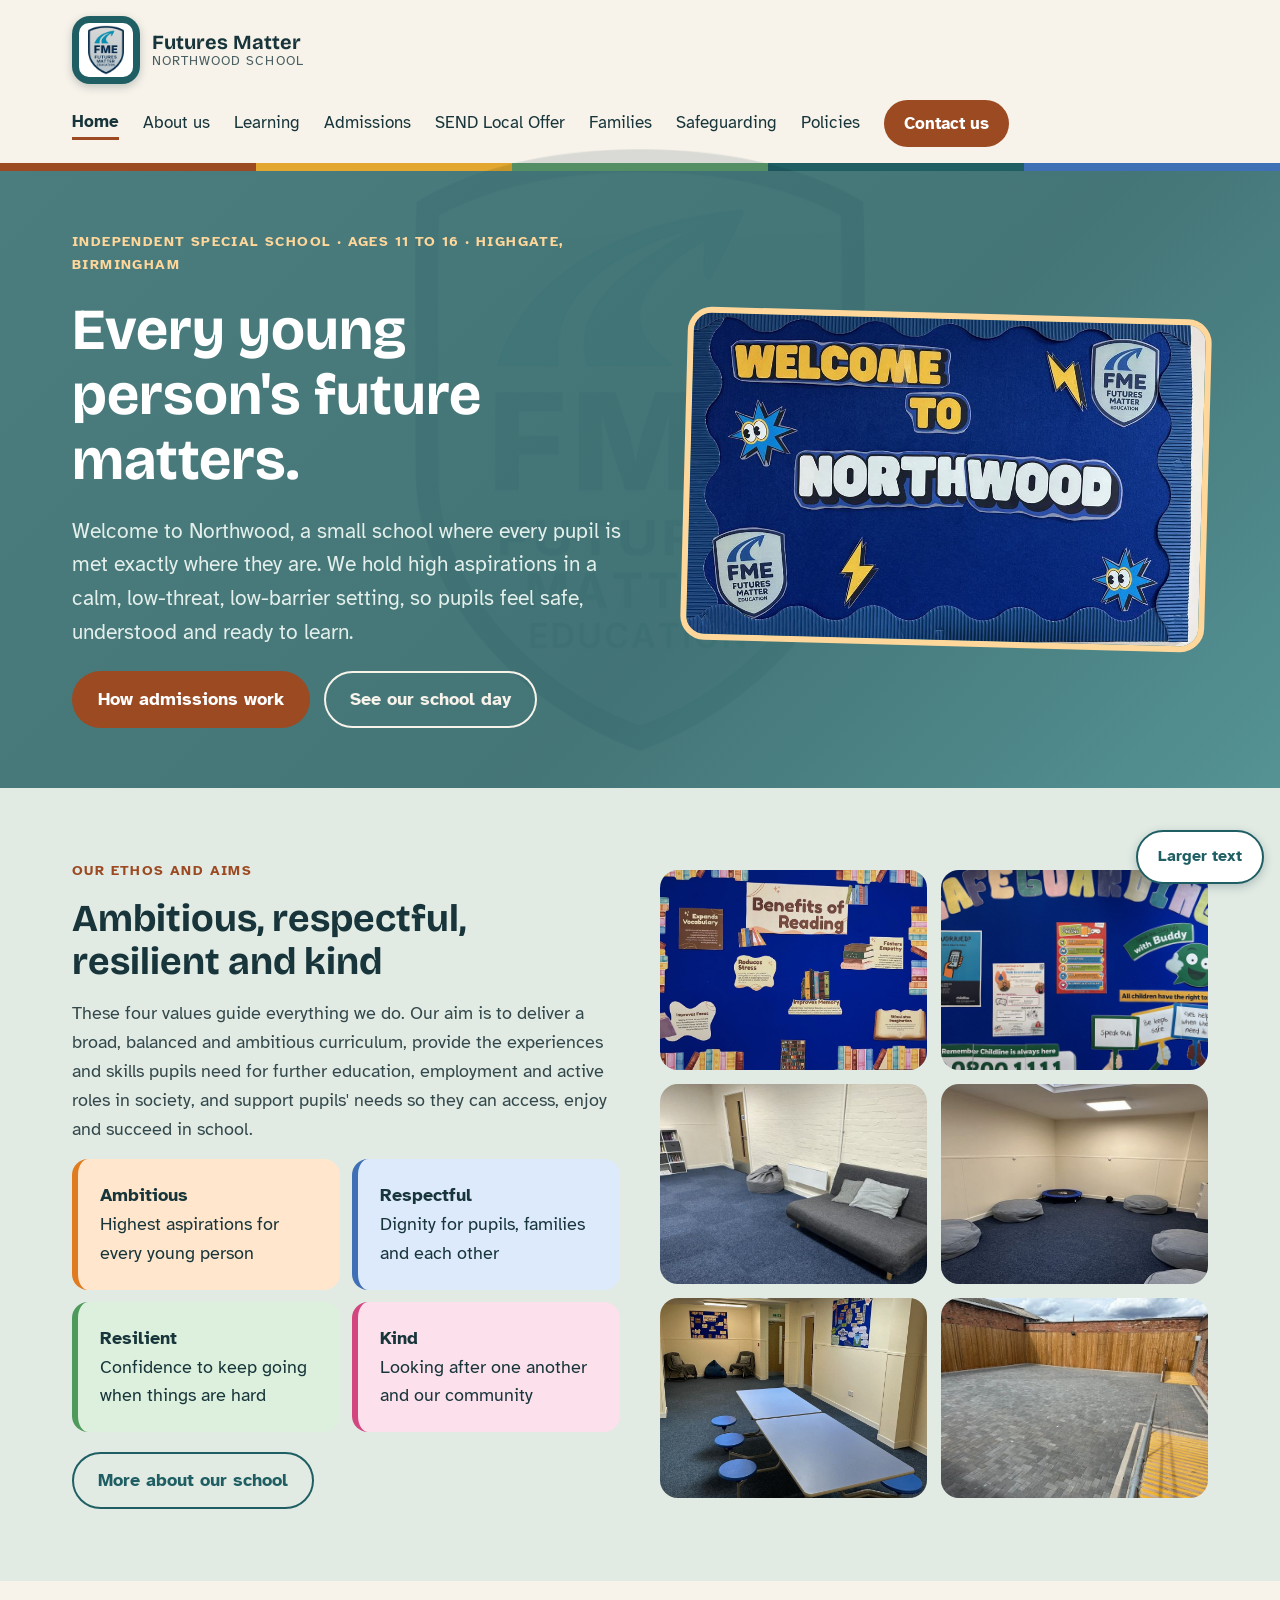
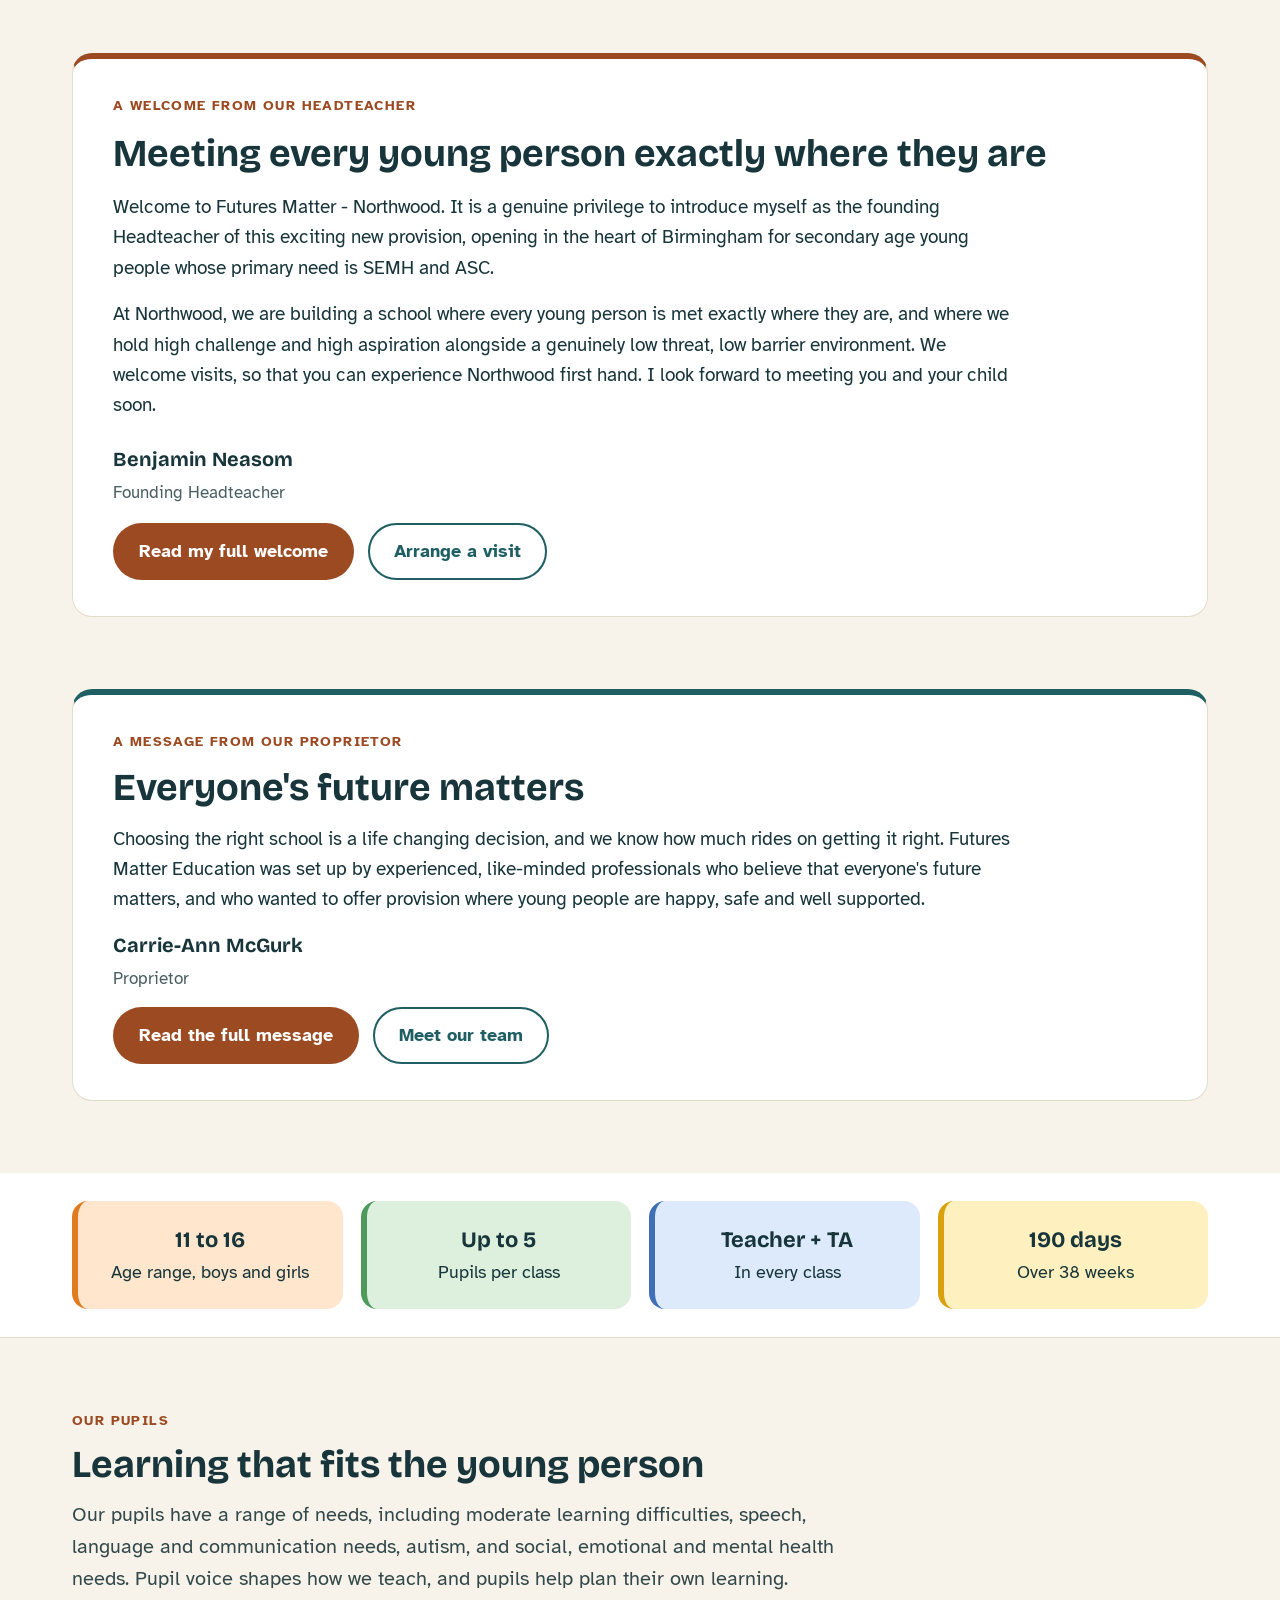
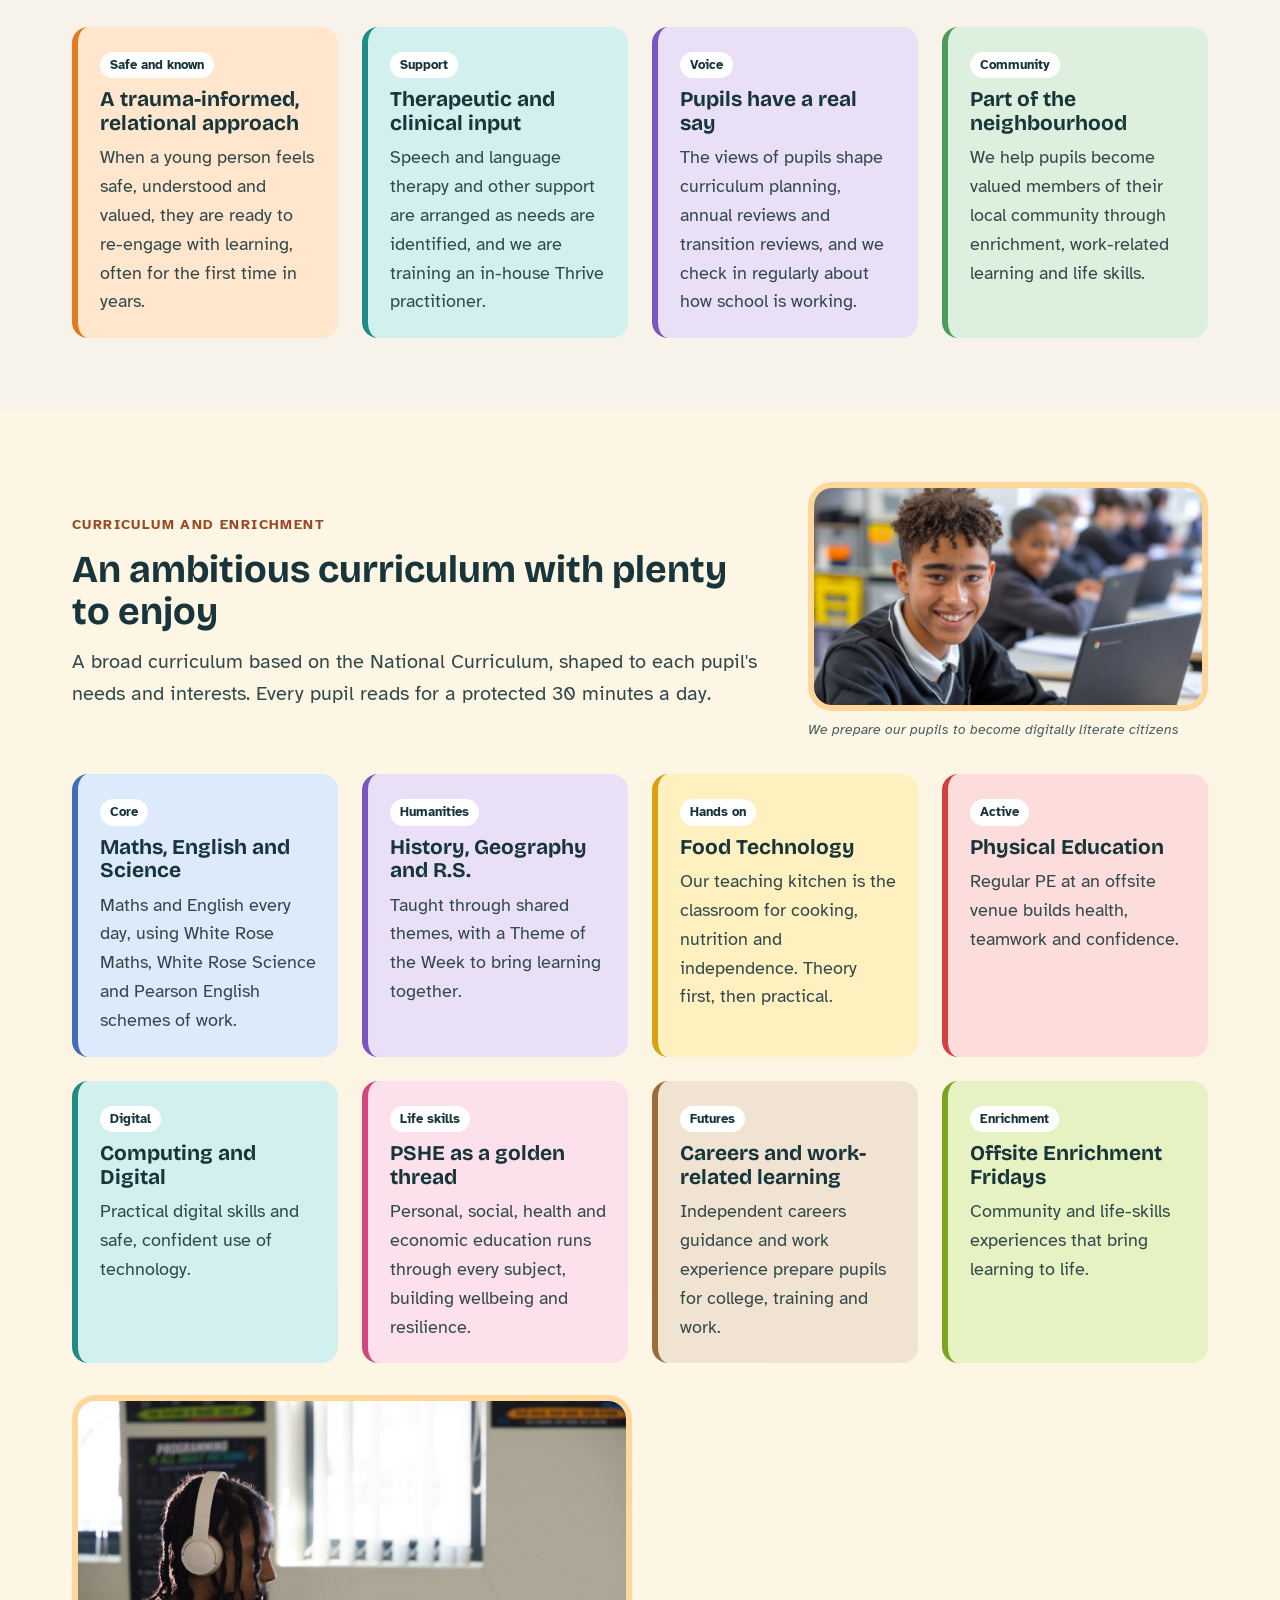
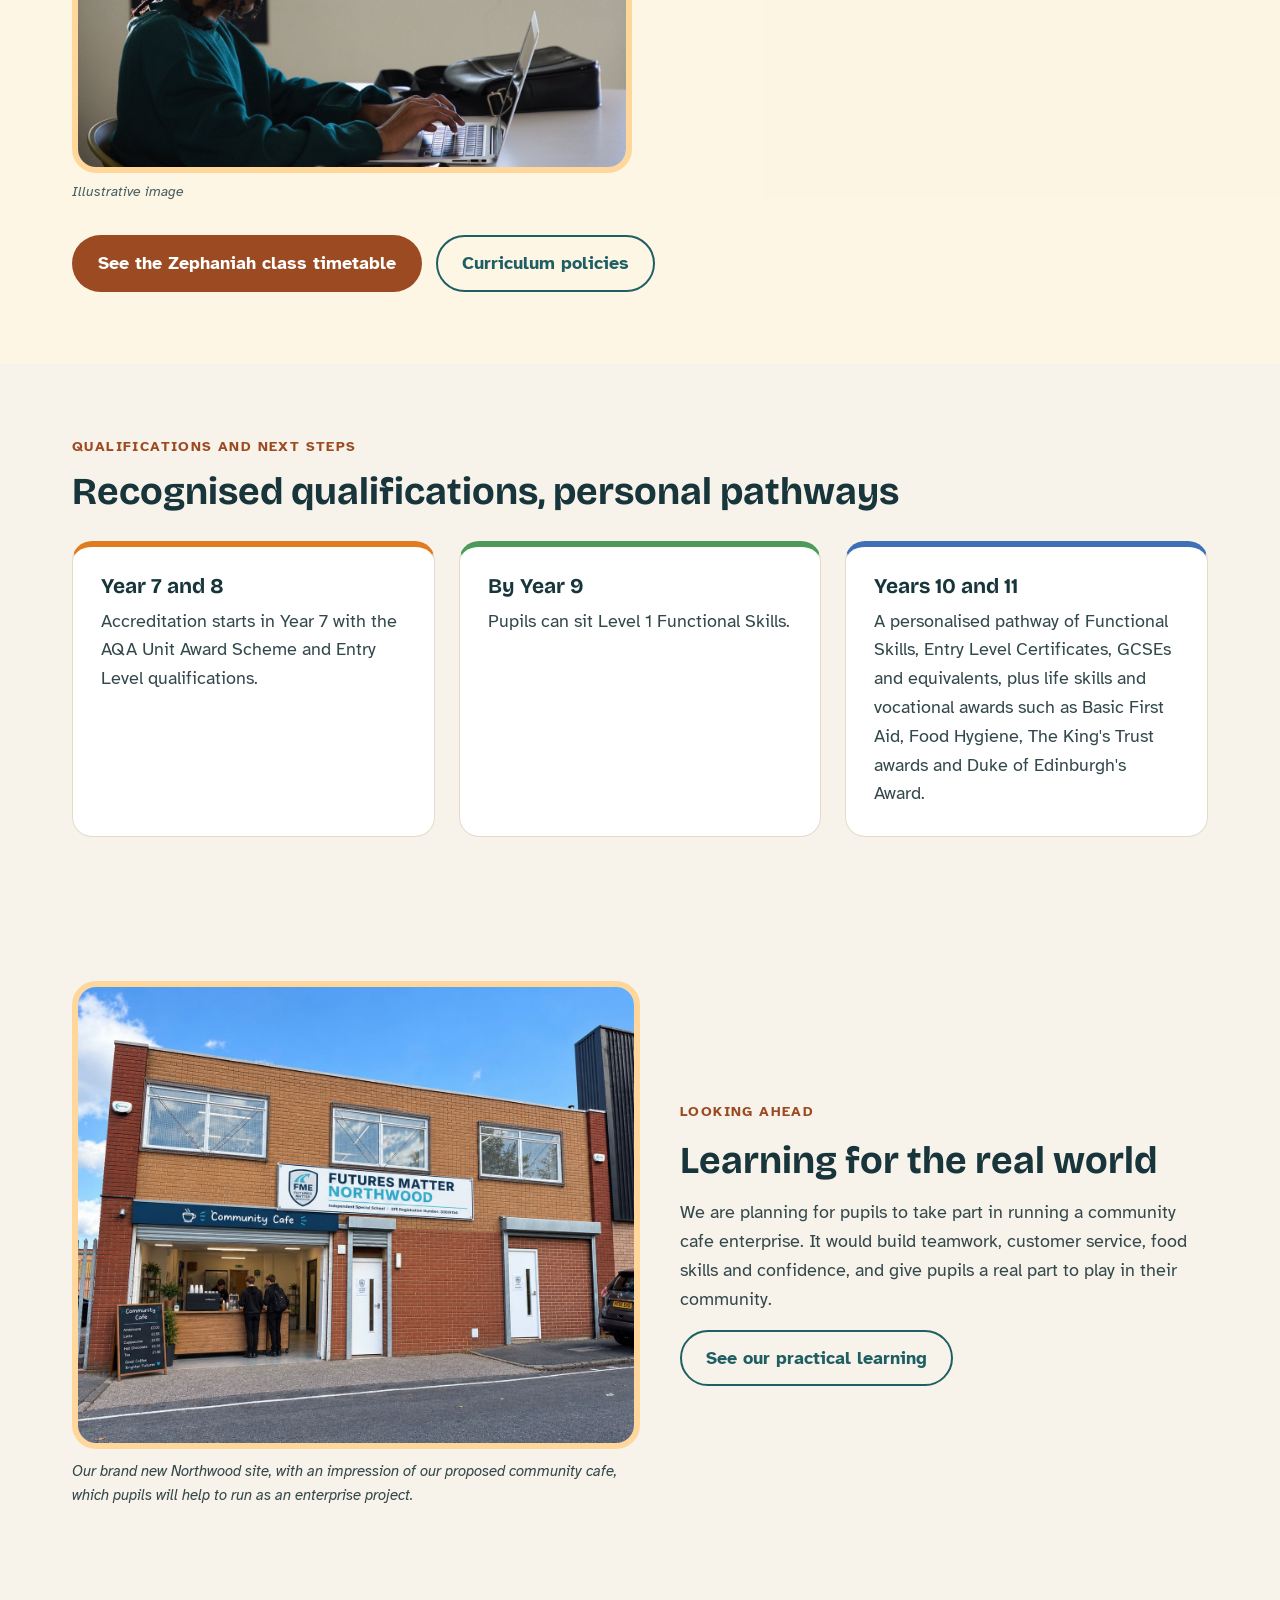
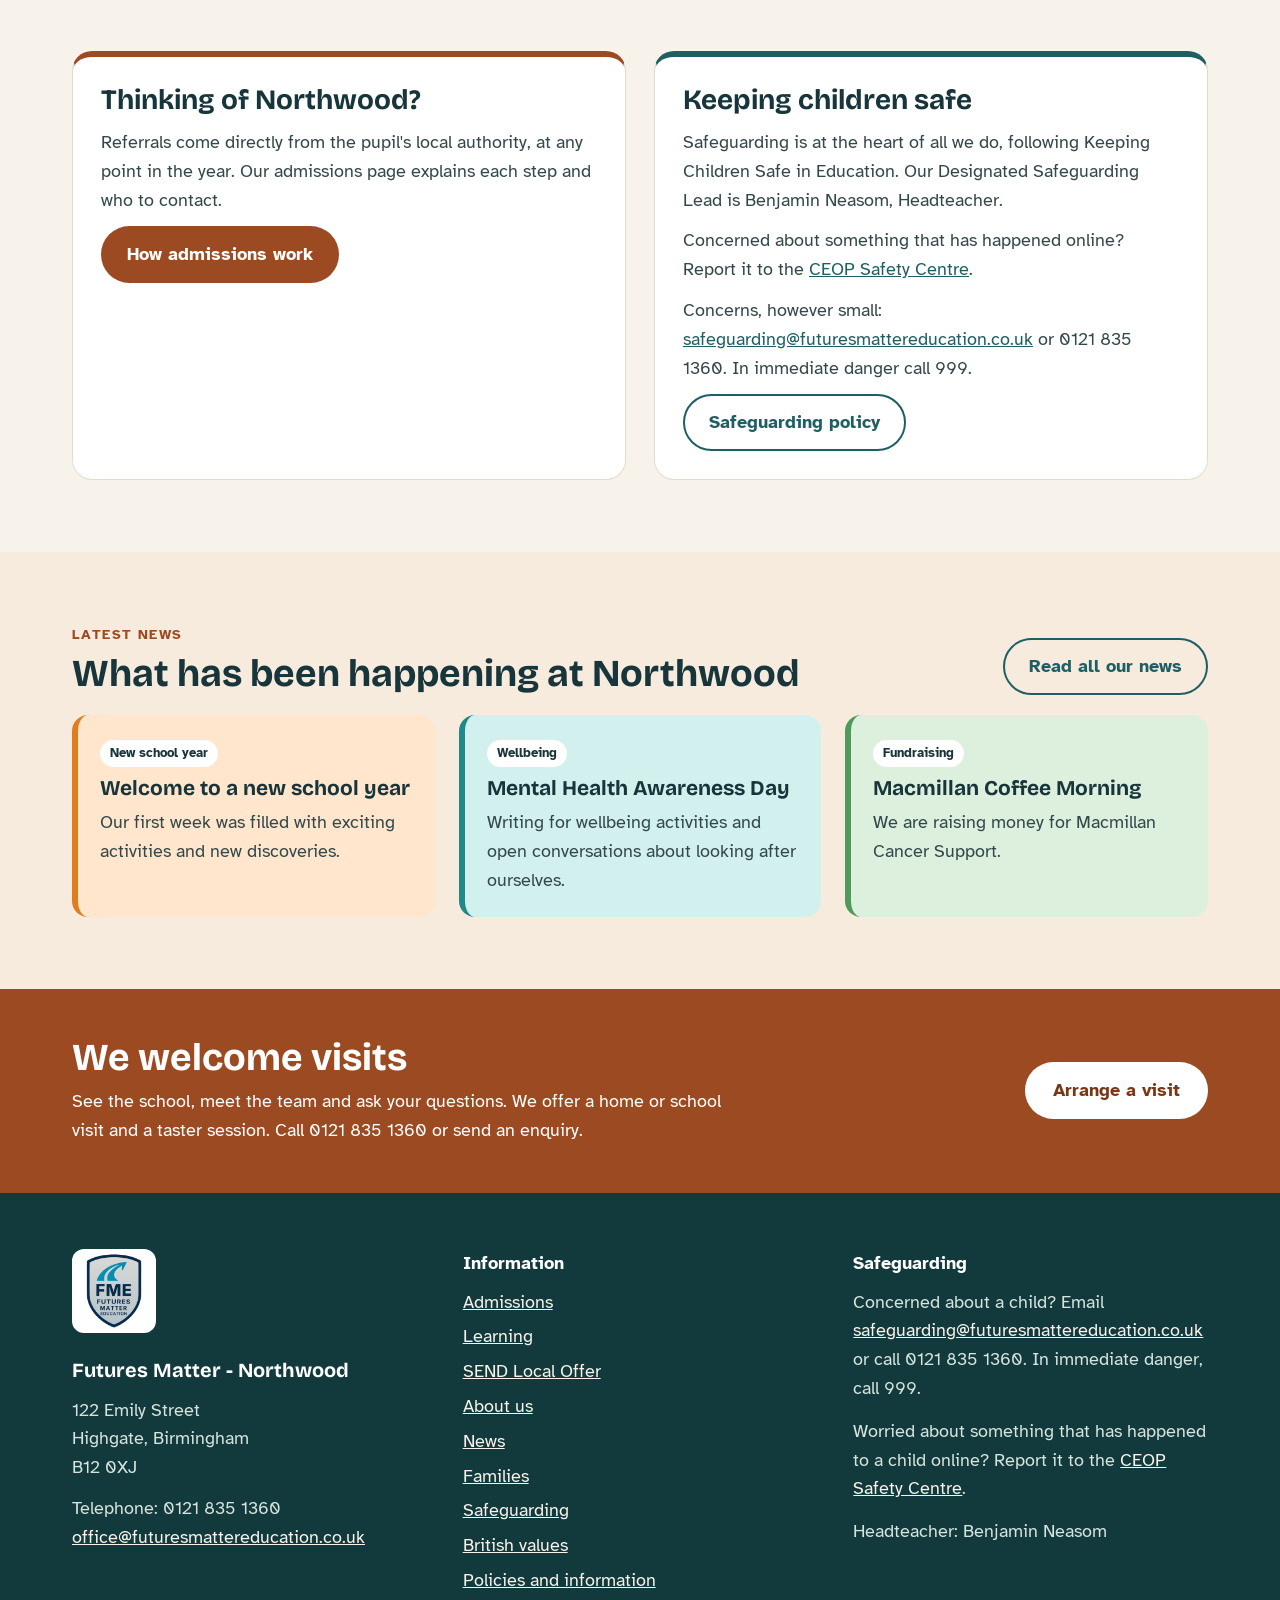
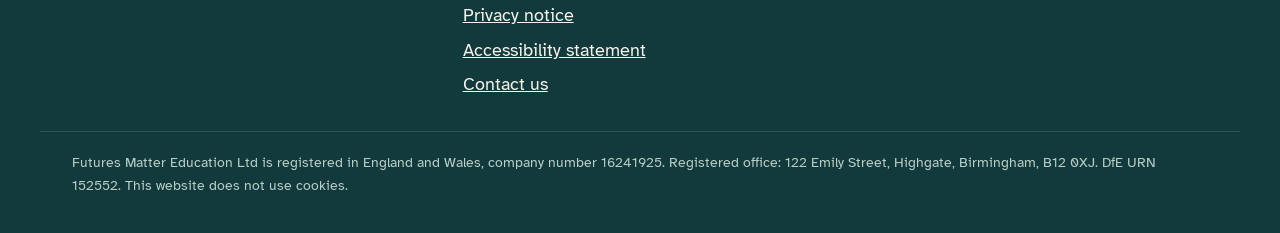
<file: index.html>
<!doctype html>
<html lang="en-GB">
  <head>
    <meta charset="utf-8" />
    <meta name="viewport" content="width=device-width,initial-scale=1" />
    <title>Home | Futures Matter Northwood</title>
    <meta
      name="description"
      content="Futures Matter Northwood is an independent special school for pupils aged 11 to 16 in Highgate, Birmingham."
    />
    <link rel="preconnect" href="https://fonts.googleapis.com" />
    <link rel="preconnect" href="https://fonts.gstatic.com" crossorigin />
    <link
      rel="stylesheet"
      href="https://fonts.googleapis.com/css2?family=Atkinson+Hyperlegible:wght@400;700&family=Bricolage+Grotesque:wght@500;700&display=swap"
    />
    <link rel="icon" href="resources/icons/favicon.ico" sizes="any" />
    <link
      rel="icon"
      type="image/png"
      sizes="32x32"
      href="resources/icons/favicon-32.png"
    />
    <link rel="apple-touch-icon" href="resources/Icons/apple-touch-icon.png" />
    <link rel="stylesheet" href="resources/styles/site.css" />
    <link rel="stylesheet" href="resources/styles/home.css" />
    <script src="resources/scripts/script.js" defer></script>
  </head>
  <body>
    <a class="skip-link" href="#main">Skip to main content</a>
    <header class="site-header">
      <div class="w header-inner block-row-13">
        <a class="link-text-ink-row" href="index.html"
          ><span class="label-teal-row-2"
            ><img
              alt=""
              class="image-white-2"
              height="56"
              src="resources/icons/icon-512.png"
              width="56" /></span
          ><span class="label-stack-2"
            ><span class="label-md-2">Futures Matter</span
            ><span class="label-text-soft-sm">Northwood School</span></span
          ></a
        >
        <button
          aria-controls="site-nav"
          aria-expanded="false"
          class="nav-toggle"
          type="button"
        >
          Menu
        </button>
        <nav aria-label="Main" class="site-nav nav-md-row" id="site-nav">
          <a
            aria-current="page"
            class="link-text-ink-edge-accent"
            href="index.html"
            >Home</a
          ><a class="link-text-ink" href="about.html">About us</a
          ><a class="link-text-ink" href="learning.html">Learning</a
          ><a class="link-text-ink" href="admissions.html">Admissions</a
          ><a class="link-text-ink" href="send-local-offer.html"
            >SEND Local Offer</a
          ><a class="link-text-ink" href="families.html">Families</a
          ><a class="link-text-ink" href="safeguarding.html">Safeguarding</a
          ><a class="link-text-ink" href="policies.html">Policies</a
          ><a class="link-accent-text-white" href="contact.html">Contact us</a>
        </nav>
      </div>
    </header>
    <div class="bar" aria-hidden="true"></div>
    <main id="main" tabindex="-1">
      <section class="section-gradient-text-cream">
        <div class="w block-row-7">
          <div class="block-stack-16">
            <p class="eyebrow para-text-gold-pale">
              Independent special school · Ages 11 to 16 · Highgate, Birmingham
            </p>
            <h1 class="heading-text-white">
              Every young person's future matters.
            </h1>
            <p class="para-text-hero-text-md">
              Welcome to Northwood, a small school where every pupil is met
              exactly where they are. We hold high aspirations in a calm,
              low-threat, low-barrier setting, so pupils feel safe, understood
              and ready to learn.
            </p>
            <div class="block-row-2">
              <a class="btn" href="admissions.html">How admissions work</a
              ><a class="link-text-cream" href="learning.html"
                >See our school day</a
              >
            </div>
          </div>
          <div class="block-flex-2">
            <img
              alt="A bright blue welcome board reading Welcome to Northwood"
              class="image-width-height-2"
              decoding="async"
              loading="lazy"
              src="resources/images/welcome-to-northwood-display-board.jpg"
            />
          </div>
        </div>
      </section>
      <section class="sec section-alpha-5">
        <div class="w block-row-14">
          <div class="block-stack">
            <p class="eyebrow">Our ethos and aims</p>
            <h2>Ambitious, respectful, resilient and kind</h2>
            <p class="muted">
              These four values guide everything we do. Our aim is to deliver a
              broad, balanced and ambitious curriculum, provide the experiences
              and skills pupils need for further education, employment and
              active roles in society, and support pupils' needs so they can
              access, enjoy and succeed in school.
            </p>
            <div class="block-grid-3">
              <div class="tc t-orange">
                <strong>Ambitious</strong><br />Highest aspirations for every
                young person
              </div>
              <div class="tc t-blue">
                <strong>Respectful</strong><br />Dignity for pupils, families
                and each other
              </div>
              <div class="tc t-green">
                <strong>Resilient</strong><br />Confidence to keep going when
                things are hard
              </div>
              <div class="tc t-pink">
                <strong>Kind</strong><br />Looking after one another and our
                community
              </div>
            </div>
            <p class="para-margin-3">
              <a class="btn2" href="about.html#ethos">More about our school</a>
            </p>
          </div>
          <div class="block-grid">
            <img
              alt="A colourful display on the benefits of reading"
              class=" image-width-height-4"
              decoding="async"
              loading="lazy"
              src="resources/images/welcome-display-board.jpg"
            /><img
              alt="A bright safeguarding display telling pupils that all children have the right to be safe"
              class=" image-width-height-4"
              decoding="async"
              loading="lazy"
              src="resources/images/safeguarding-display-board.jpg"
            /><img
              alt="A calm room with a sofa and a bookcase"
              class="image-width-height-4"
              decoding="async"
              loading="lazy"
              src="resources/images/calm-breakout-space.jpg"
            /><img
              alt="Our nurture and sensory regulation space with grey bean bags"
              class="image-width-height-4"
              decoding="async"
              loading="lazy"
              src="resources/images/calm-breakout-space-angle-2.jpg"
            /><img
              alt="Our social dining and breakout space"
              class="image-width-height-4"
              decoding="async"
              loading="lazy"
              src="resources/images/nurture-sensory-space.jpg"
            /><img
              alt="Our outdoor space for breaks and outdoor learning"
              class="image-width-height-4"
              decoding="async"
              loading="lazy"
              src="resources/images/outdoor-space.jpg"
            />
          </div>
        </div>
      </section>
      <section class="sec">
        <div class="w">
          <div class="card block-edge-accent-stack">
            <p class="eyebrow">A welcome from our Headteacher</p>
            <h2>Meeting every young person exactly where they are</h2>
            <p class="para-md-2">
              Welcome to Futures Matter - Northwood. It is a genuine privilege
              to introduce myself as the founding Headteacher of this exciting
              new provision, opening in the heart of Birmingham for secondary
              age young people whose primary need is SEMH and ASC.
            </p>
            <p class="para-md-2">
              At Northwood, we are building a school where every young person is
              met exactly where they are, and where we hold high challenge and
              high aspiration alongside a genuinely low threat, low barrier
              environment. We welcome visits, so that you can experience
              Northwood first hand. I look forward to meeting you and your child
              soon.
            </p>
            <p class="para-md-5">
              Benjamin Neasom<br /><span class="label-text-soft-md"
                >Founding Headteacher</span
              >
            </p>
            <p class="para-row">
              <a class="btn" href="about.html#welcome">Read my full welcome</a
              ><a class="btn2" href="contact.html">Arrange a visit</a>
            </p>
          </div>
        </div>
      </section>
      <section class="sec section-padding-top">
        <div class="w">
          <div class="card block-edge-teal-row-2">
            <div class="block-stack-11">
              <p class="eyebrow">A message from our Proprietor</p>
              <h2>Everyone's future matters</h2>
              <p class="para-md-2">
                Choosing the right school is a life changing decision, and we
                know how much rides on getting it right. Futures Matter
                Education was set up by experienced, like-minded professionals
                who believe that everyone's future matters, and who wanted to
                offer provision where young people are happy, safe and well
                supported.
              </p>
              <p class="para-md-7">
                Carrie-Ann McGurk<br /><span class="label-text-soft-md"
                  >Proprietor</span
                >
              </p>
              <p class="para-row">
                <a class="btn" href="about.html#proprietor"
                  >Read the full message</a
                ><a class="btn2" href="about.html#team">Meet our team</a>
              </p>
            </div>
          </div>
        </div>
      </section>
      <section class="section-white-edge-line">
        <div class="w block-grid-centred">
          <div class="tc t-orange">
            <strong class="strong-md">11 to 16</strong><br />Age range, boys and
            girls
          </div>
          <div class="tc t-green">
            <strong class="strong-md">Up to 5</strong><br />Pupils per class
          </div>
          <div class="tc t-blue">
            <strong class="strong-md">Teacher + TA</strong><br />In every class
          </div>
          <div class="tc t-yellow">
            <strong class="strong-md">190 days</strong><br />Over 38 weeks
          </div>
        </div>
      </section>
      <section class="sec">
        <div class="w block-stack-2">
          <div class="block-row-17">
            <div class="block-stack-6">
              <p class="eyebrow">Our pupils</p>
              <h2>Learning that fits the young person</h2>
              <p class="lead">
                Our pupils have a range of needs, including moderate learning
                difficulties, speech, language and communication needs, autism,
                and social, emotional and mental health needs. Pupil voice
                shapes how we teach, and pupils help plan their own learning.
              </p>
            </div>
          </div>
          <div class="grid">
            <div class="tc t-orange">
              <span class="pill label-white">Safe and known</span>
              <h3 class="heading-margin-top">
                A trauma-informed, relational approach
              </h3>
              <p class="para-text-muted-2">
                When a young person feels safe, understood and valued, they are
                ready to re-engage with learning, often for the first time in
                years.
              </p>
            </div>
            <div class="tc t-teal">
              <span class="pill label-white">Support</span>
              <h3 class="heading-margin-top">Therapeutic and clinical input</h3>
              <p class="para-text-muted-2">
                Speech and language therapy and other support are arranged as
                needs are identified, and we are training an in-house Thrive
                practitioner.
              </p>
            </div>
            <div class="tc t-purple">
              <span class="pill label-white">Voice</span>
              <h3 class="heading-margin-top">Pupils have a real say</h3>
              <p class="para-text-muted-2">
                The views of pupils shape curriculum planning, annual reviews
                and transition reviews, and we check in regularly about how
                school is working.
              </p>
            </div>
            <div class="tc t-green">
              <span class="pill label-white">Community</span>
              <h3 class="heading-margin-top">Part of the neighbourhood</h3>
              <p class="para-text-muted-2">
                We help pupils become valued members of their local community
                through enrichment, work-related learning and life skills.
              </p>
            </div>
          </div>
        </div>
      </section>
      <section class="sec section-alpha-6">
        <div class="w block-stack-2">
          <div class="block-row-17">
            <div class="block-stack-6">
              <p class="eyebrow">Curriculum and enrichment</p>
              <h2>An ambitious curriculum with plenty to enjoy</h2>
              <p class="lead">
                A broad curriculum based on the National Curriculum, shaped to
                each pupil's needs and interests. Every pupil reads for a
                protected 30 minutes a day.
              </p>
            </div>
            <figure class="block-flex-margin">
              <img
                alt="Smiling pupils with Chromebooks in an ICT suite"
                class="image-width-height-3"
                decoding="async"
                loading="lazy"
                src="resources/images/digital-literacy.png"
              />
              <figcaption class="block-text-soft-sm-2">
                We prepare our pupils to become digitally literate citizens
              </figcaption>
            </figure>
          </div>
          <div class="grid">
            <div class="tc t-blue">
              <span class="pill label-white">Core</span>
              <h3 class="heading-margin-top">Maths, English and Science</h3>
              <p class="para-text-muted-2">
                Maths and English every day, using White Rose Maths, White Rose
                Science and Pearson English schemes of work.
              </p>
            </div>
            <div class="tc t-purple">
              <span class="pill label-white">Humanities</span>
              <h3 class="heading-margin-top">History, Geography and R.S.</h3>
              <p class="para-text-muted-2">
                Taught through shared themes, with a Theme of the Week to bring
                learning together.
              </p>
            </div>
            <div class="tc t-yellow">
              <span class="pill label-white">Hands on</span>
              <h3 class="heading-margin-top">Food Technology</h3>
              <p class="para-text-muted-2">
                Our teaching kitchen is the classroom for cooking, nutrition and
                independence. Theory first, then practical.
              </p>
            </div>
            <div class="tc t-red">
              <span class="pill label-white">Active</span>
              <h3 class="heading-margin-top">Physical Education</h3>
              <p class="para-text-muted-2">
                Regular PE at an offsite venue builds health, teamwork and
                confidence.
              </p>
            </div>
            <div class="tc t-teal">
              <span class="pill label-white">Digital</span>
              <h3 class="heading-margin-top">Computing and Digital</h3>
              <p class="para-text-muted-2">
                Practical digital skills and safe, confident use of technology.
              </p>
            </div>
            <div class="tc t-pink">
              <span class="pill label-white">Life skills</span>
              <h3 class="heading-margin-top">PSHE as a golden thread</h3>
              <p class="para-text-muted-2">
                Personal, social, health and economic education runs through
                every subject, building wellbeing and resilience.
              </p>
            </div>
            <div class="tc t-tan">
              <span class="pill label-white">Futures</span>
              <h3 class="heading-margin-top">
                Careers and work-related learning
              </h3>
              <p class="para-text-muted-2">
                Independent careers guidance and work experience prepare pupils
                for college, training and work.
              </p>
            </div>
            <div class="tc t-lime">
              <span class="pill label-white">Enrichment</span>
              <h3 class="heading-margin-top">Offsite Enrichment Fridays</h3>
              <p class="para-text-muted-2">
                Community and life-skills experiences that bring learning to
                life.
              </p>
            </div>
          </div>
          <div class="block-row-12">
            <figure class="block-flex-margin-2">
              <img
                alt="A pupil wearing headphones and typing on a laptop"
                class=" image-width-height-3"
                decoding="async"
                loading="lazy"
                src="resources/images/pupil-with-headphones.jpg"
              />
              <figcaption class="block-text-soft-sm-2">
                Illustrative image
              </figcaption>
            </figure>
          </div>
          <p class="block-row-2">
            <a class="btn" href="learning.html"
              >See the Zephaniah class timetable</a
            ><a class="btn2" href="policies.html#curriculum"
              >Curriculum policies</a
            >
          </p>
        </div>
      </section>
      <section class="sec">
        <div class="w block-stack-5">
          <div class="block-stack-15">
            <p class="eyebrow">Qualifications and next steps</p>
            <h2>Recognised qualifications, personal pathways</h2>
          </div>
          <div class="grid">
            <div class="card block-edge-orange">
              <h3>Year 7 and 8</h3>
              <p class="muted para-margin-top-3">
                Accreditation starts in Year 7 with the AQA Unit Award Scheme
                and Entry Level qualifications.
              </p>
            </div>
            <div class="card block-edge-green">
              <h3>By Year 9</h3>
              <p class="muted para-margin-top-3">
                Pupils can sit Level 1 Functional Skills.
              </p>
            </div>
            <div class="card block-edge-blue">
              <h3>Years 10 and 11</h3>
              <p class="muted para-margin-top-3">
                A personalised pathway of Functional Skills, Entry Level
                Certificates, GCSEs and equivalents, plus life skills and
                vocational awards such as Basic First Aid, Food Hygiene, The
                King's Trust awards and Duke of Edinburgh's Award.
              </p>
            </div>
          </div>
        </div>
      </section>
      <section class="sec">
        <div class="w block-row-14">
          <figure class="block-flex-margin-3">
            <img
              alt="The front of Futures Matter - Northwood with a community cafe"
              class=" image-width-height-3"
              decoding="async"
              loading="lazy"
              src="resources/images/building-with-coffee-shop.jpg"
            />
            <figcaption class="block-text-muted-sm">
              Our brand new Northwood site, with an impression of our proposed
              community cafe, which pupils will help to run as an enterprise
              project.
            </figcaption>
          </figure>
          <div class="block-stack">
            <p class="eyebrow">Looking ahead</p>
            <h2>Learning for the real world</h2>
            <p class="muted">
              We are planning for pupils to take part in running a community
              cafe enterprise. It would build teamwork, customer service, food
              skills and confidence, and give pupils a real part to play in
              their community.
            </p>
            <p>
              <a class="btn2" href="learning.html"
                >See our practical learning</a
              >
            </p>
          </div>
        </div>
      </section>
      <section class="sec">
        <div class="w block-grid-6">
          <div class="card block-edge-accent-stack-3">
            <h2 class="heading-lg-6">Thinking of Northwood?</h2>
            <p class="muted">
              Referrals come directly from the pupil's local authority, at any
              point in the year. Our admissions page explains each step and who
              to contact.
            </p>
            <p><a class="btn" href="admissions.html">How admissions work</a></p>
          </div>
          <div class="card block-edge-teal-stack">
            <h2 class="heading-lg-6">Keeping children safe</h2>
            <p class="muted">
              Safeguarding is at the heart of all we do, following Keeping
              Children Safe in Education. Our Designated Safeguarding Lead is
              Benjamin Neasom, Headteacher.
            </p>
            <p class="muted">
              Concerned about something that has happened online? Report it to
              the
              <a
                href="https://www.ceop.police.uk/safety-centre/"
                rel="noopener"
                target="_blank"
                >CEOP Safety Centre</a
              >.
            </p>
            <p class="muted para-overflow-wrap">
              Concerns, however small:
              <a href="mailto:safeguarding@futuresmattereducation.co.uk"
                >safeguarding@futuresmattereducation.co.uk</a
              >
              or 0121 835 1360. In immediate danger call 999.
            </p>
            <p>
              <a class="btn2" href="policies.html#safeguarding"
                >Safeguarding policy</a
              >
            </p>
          </div>
        </div>
      </section>
      <section class="sec section-peach">
        <div class="w block-stack-14">
          <div class="block-row-4">
            <div>
              <p class="eyebrow">Latest news</p>
              <h2 class="heading-margin-top-2">
                What has been happening at Northwood
              </h2>
            </div>
            <a class="btn2" href="news.html">Read all our news</a>
          </div>
          <div class="grid block-grid-template-columns-2">
            <div class="tc t-orange">
              <span class="pill label-white">New school year</span>
              <h3 class="heading-margin-top">Welcome to a new school year</h3>
              <p class="para-text-muted-2">
                Our first week was filled with exciting activities and new
                discoveries.
              </p>
            </div>
            <div class="tc t-teal">
              <span class="pill label-white">Wellbeing</span>
              <h3 class="heading-margin-top">Mental Health Awareness Day</h3>
              <p class="para-text-muted-2">
                Writing for wellbeing activities and open conversations about
                looking after ourselves.
              </p>
            </div>
            <div class="tc t-green">
              <span class="pill label-white">Fundraising</span>
              <h3 class="heading-margin-top">Macmillan Coffee Morning</h3>
              <p class="para-text-muted-2">
                We are raising money for Macmillan Cancer Support.
              </p>
            </div>
          </div>
        </div>
      </section>
      <section class="section-accent-text-white">
        <div class="w block-row-8">
          <div>
            <h2 class="heading-text-white">We welcome visits</h2>
            <p class="para-margin-top-max-width">
              See the school, meet the team and ask your questions. We offer a
              home or school visit and a taster session. Call 0121 835 1360 or
              send an enquiry.
            </p>
          </div>
          <a class="link-white-text-brown" href="contact.html"
            >Arrange a visit</a
          >
        </div>
      </section>
    </main>
    <footer class="site-footer">
      <div class="w block-grid-2">
        <div>
          <img
            alt="Futures Matter Education"
            class="image-white"
            decoding="async"
            src="resources/icons/icon-512.png"
          />
          <p class="para-md-11">Futures Matter - Northwood</p>
          <p class="para-text-mist-3">
            122 Emily Street<br />Highgate, Birmingham<br />B12 0XJ
          </p>
          <p class="para-text-mist-2">
            Telephone: 0121 835 1360<br /><a
              class="link-text-cream-2"
              href="mailto:office@futuresmattereducation.co.uk"
              >office@futuresmattereducation.co.uk</a
            >
          </p>
        </div>
        <div>
          <p class="para-margin-font-weight">Information</p>
          <ul class="list-stack-2">
            <li>
              <a class="link-text-cream-3" href="admissions.html">Admissions</a>
            </li>
            <li>
              <a class="link-text-cream-3" href="learning.html">Learning</a>
            </li>
            <li>
              <a class="link-text-cream-3" href="send-local-offer.html"
                >SEND Local Offer</a
              >
            </li>
            <li><a class="link-text-cream-3" href="about.html">About us</a></li>
            <li><a class="link-text-cream-3" href="news.html">News</a></li>
            <li>
              <a class="link-text-cream-3" href="families.html">Families</a>
            </li>
            <li>
              <a class="link-text-cream-3" href="safeguarding.html"
                >Safeguarding</a
              >
            </li>
            <li>
              <a class="link-text-cream-3" href="british-values.html"
                >British values</a
              >
            </li>
            <li>
              <a class="link-text-cream-3" href="policies.html"
                >Policies and information</a
              >
            </li>
            <li>
              <a class="link-text-cream-3" href="privacy.html"
                >Privacy notice</a
              >
            </li>
            <li>
              <a class="link-text-cream-3" href="accessibility.html"
                >Accessibility statement</a
              >
            </li>
            <li>
              <a class="link-text-cream-3" href="contact.html">Contact us</a>
            </li>
          </ul>
        </div>
        <div>
          <p class="para-margin-font-weight">Safeguarding</p>
          <p class="para-text-mist-4">
            Concerned about a child? Email
            <a
              class="link-text-cream-3"
              href="mailto:safeguarding@futuresmattereducation.co.uk"
              >safeguarding@futuresmattereducation.co.uk</a
            >
            or call 0121 835 1360. In immediate danger, call 999.
          </p>
          <p class="para-text-mist">
            Worried about something that has happened to a child online? Report
            it to the
            <a
              class="link-text-cream-3"
              href="https://www.ceop.police.uk/safety-centre/"
              rel="noopener"
              target="_blank"
              >CEOP Safety Centre</a
            >.
          </p>
          <p class="para-text-mist">Headteacher: Benjamin Neasom</p>
        </div>
      </div>
      <div class="w block-text-mist-dark-edge-teal-dark-sm">
        Futures Matter Education Ltd is registered in England and Wales, company
        number 16241925. Registered office: 122 Emily Street, Highgate,
        Birmingham, B12 0XJ. DfE URN 152552. This website does not use cookies.
      </div>
    </footer>

    <button
      type="button"
      class="a11y-toggle"
      id="a11y-toggle"
      aria-pressed="false"
    >
      Larger text
    </button>
  </body>
</html>
</file>
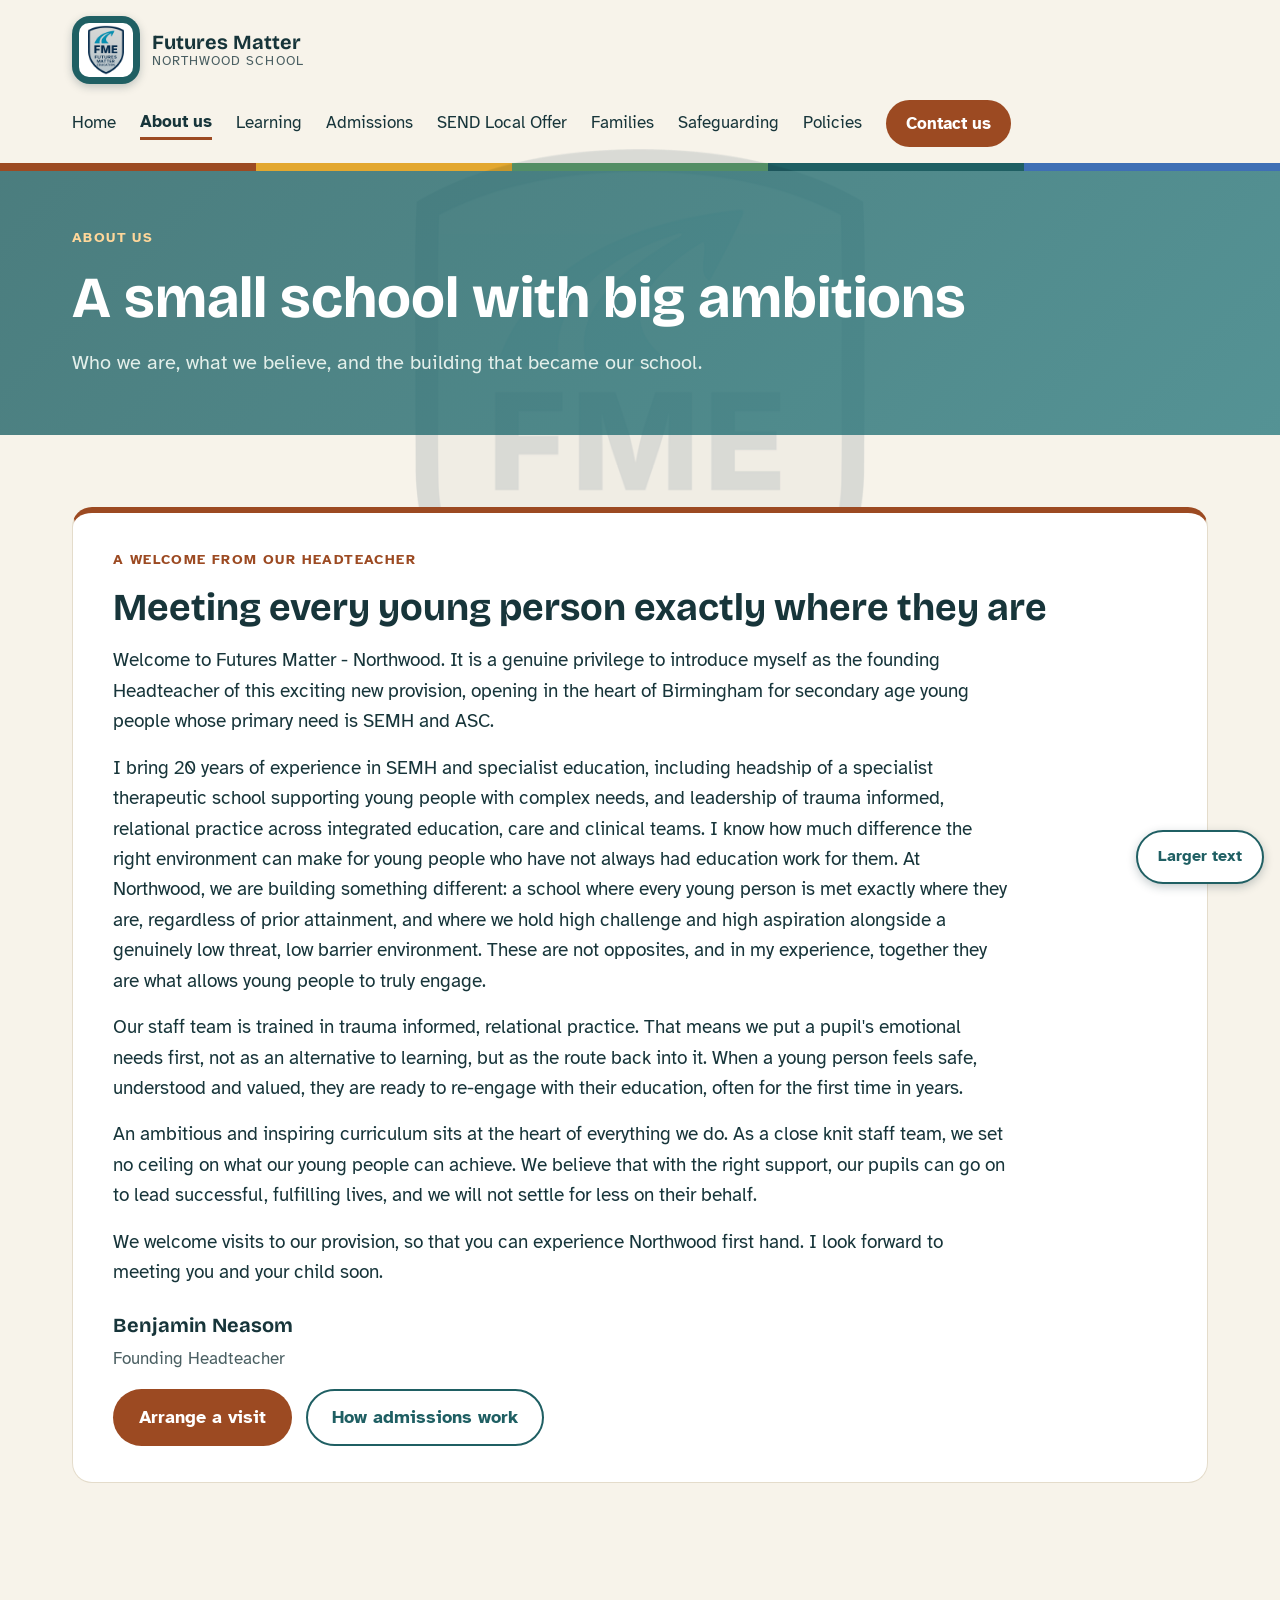
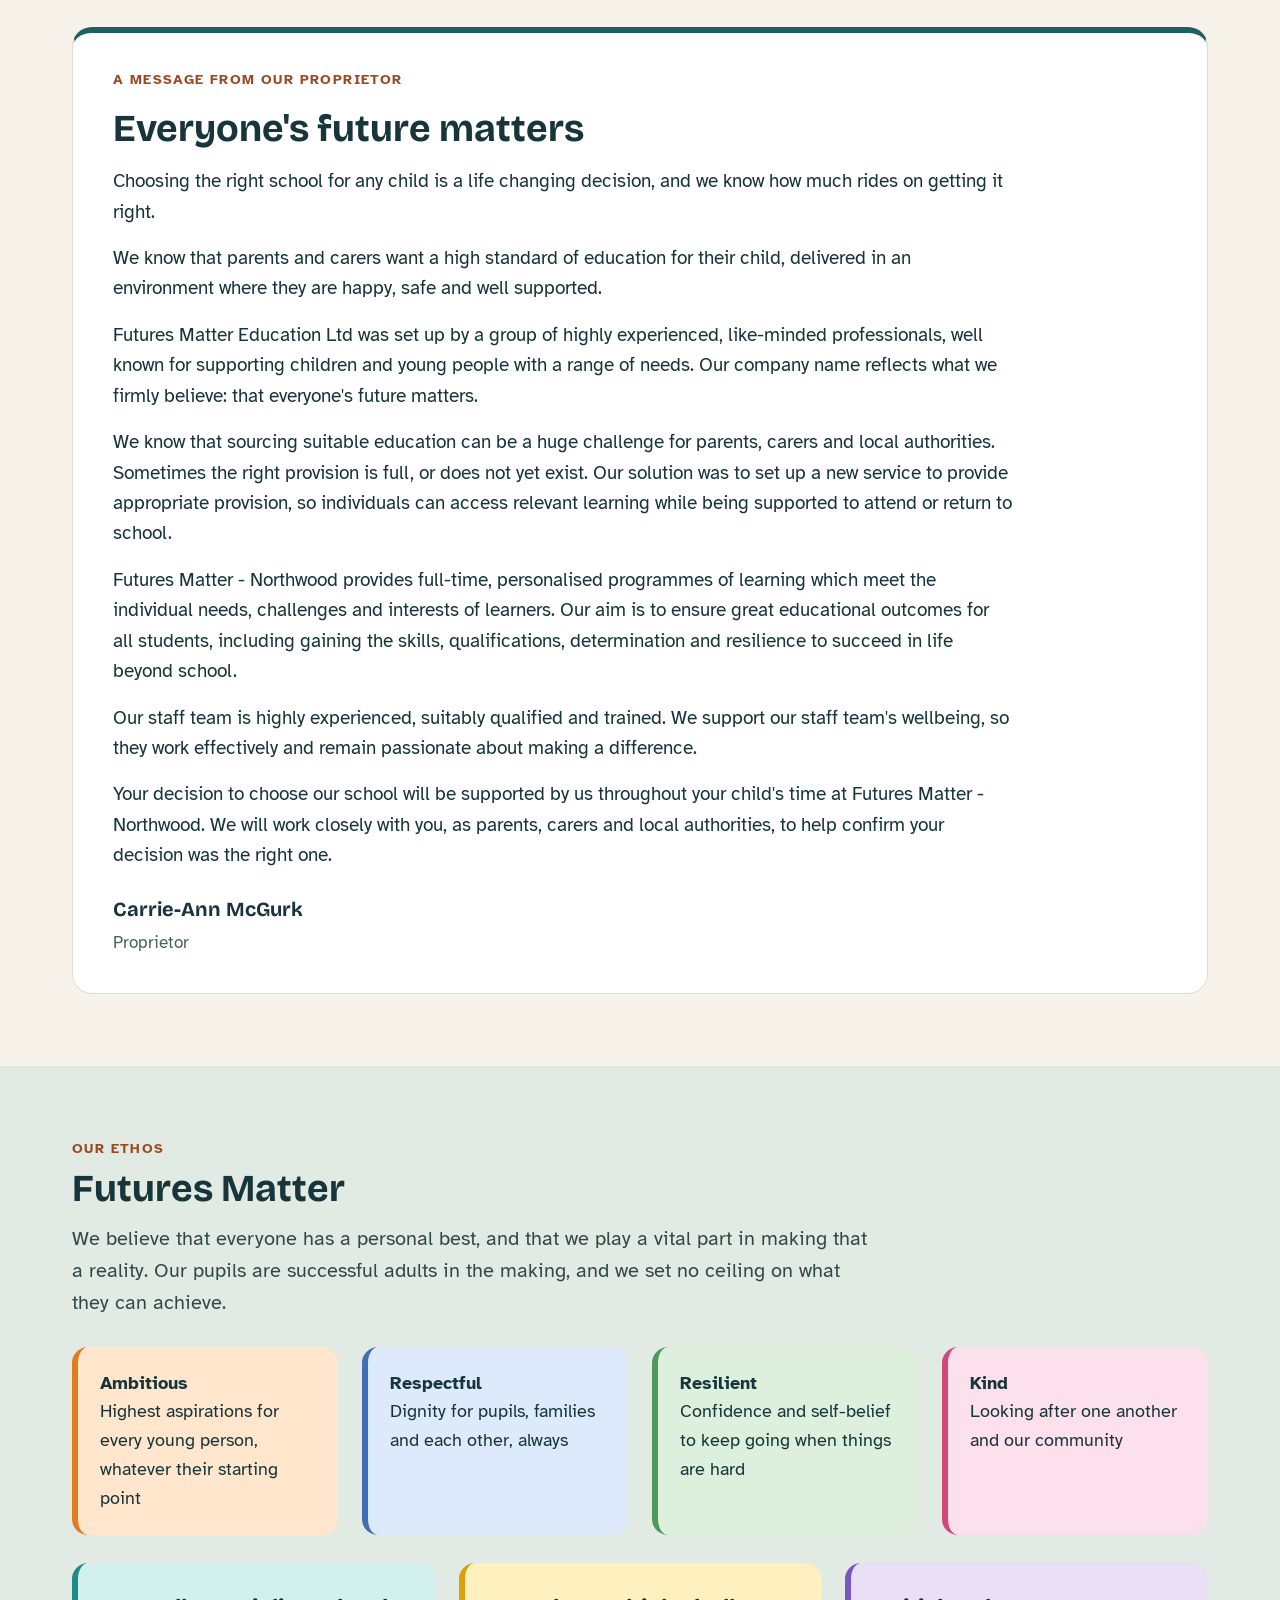
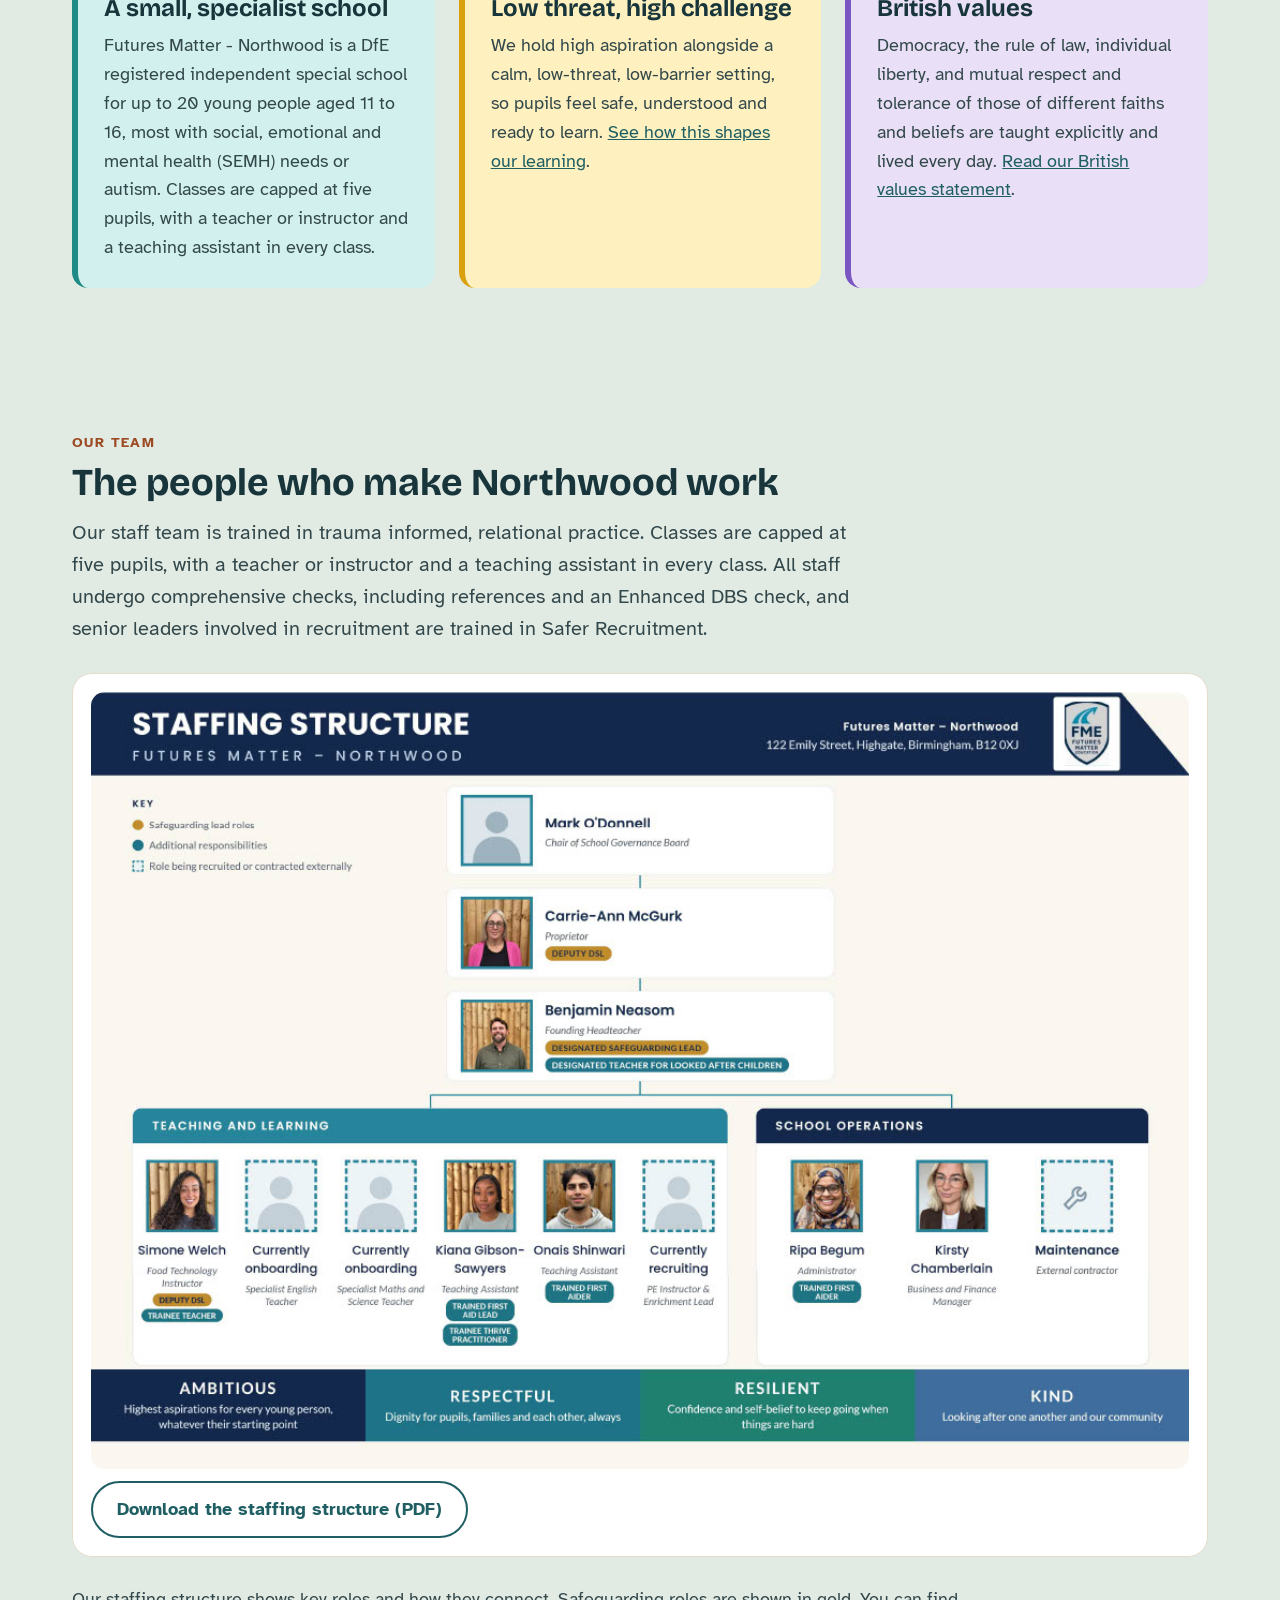
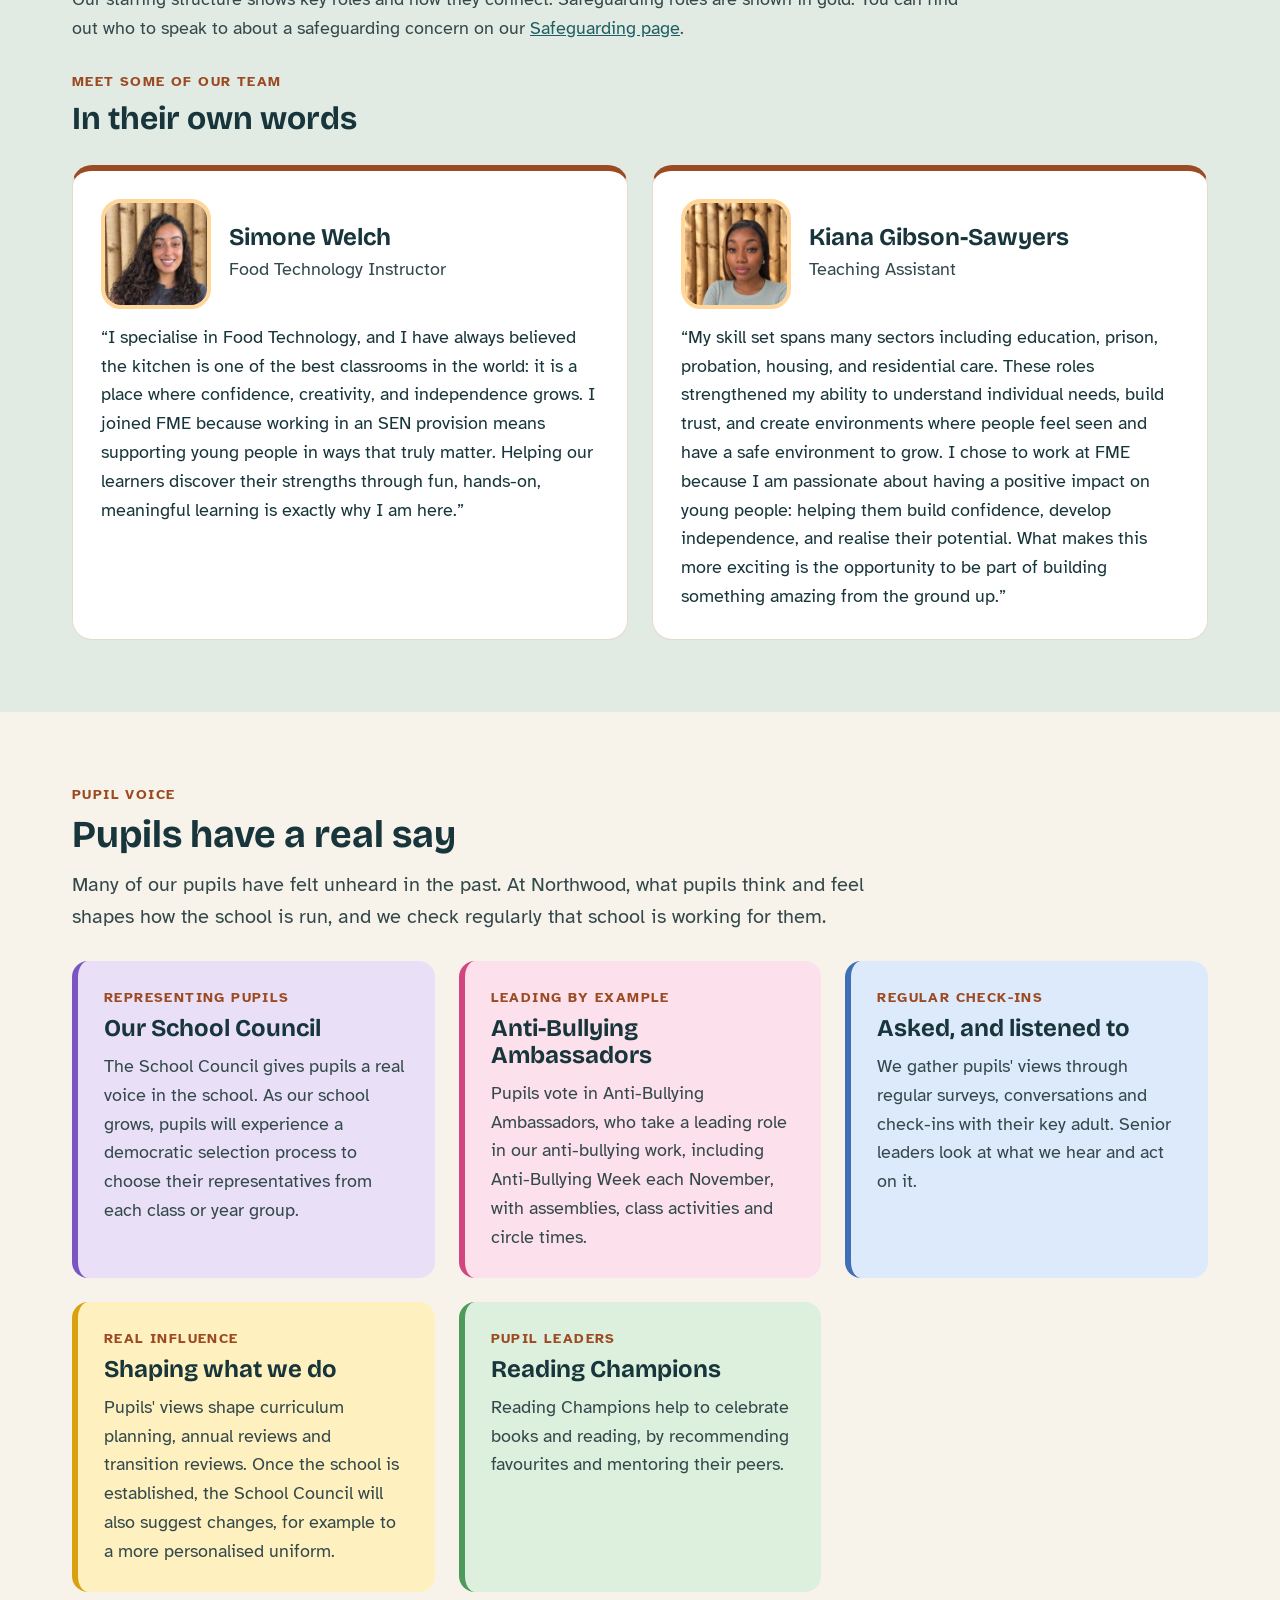
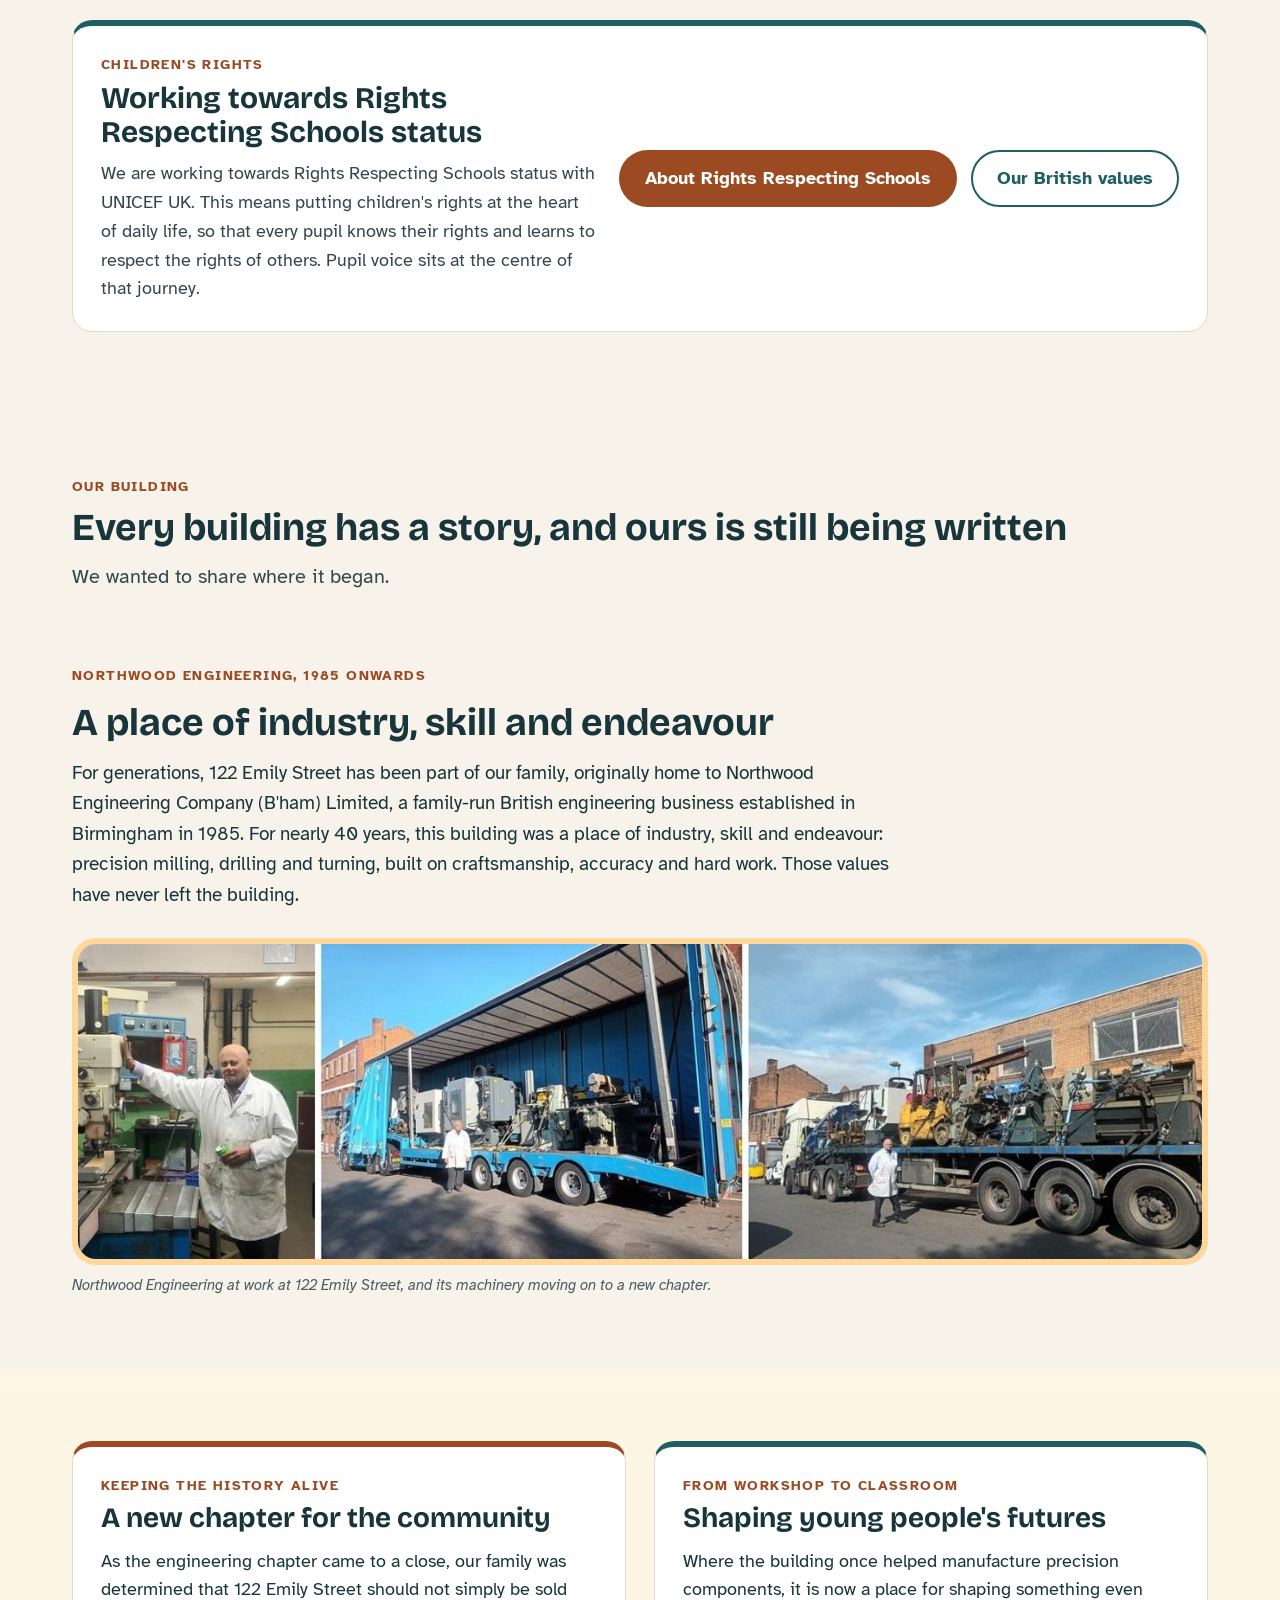
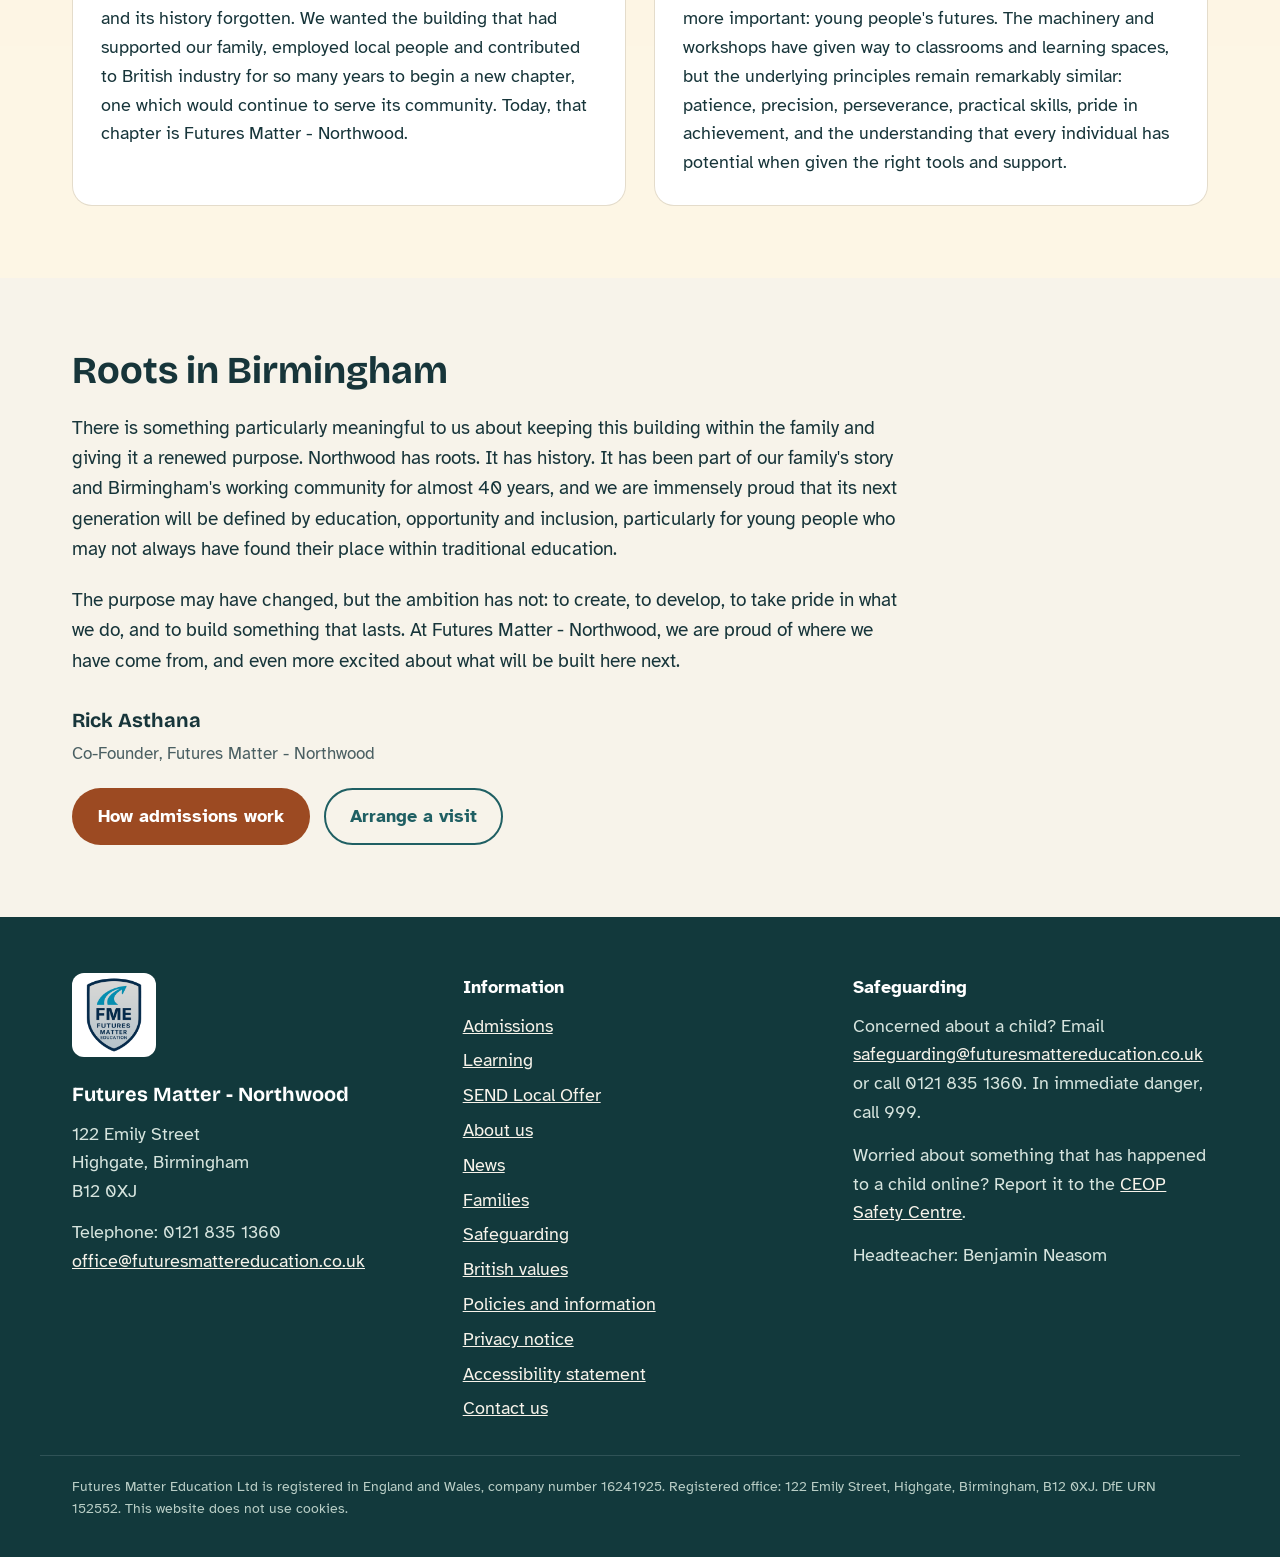
<file: about.html>
<!doctype html>
<html lang="en-GB">
  <head>
    <meta charset="utf-8" />
    <meta name="viewport" content="width=device-width,initial-scale=1" />
    <title>About us | Futures Matter Northwood</title>
    <meta
      name="description"
      content="Who we are, our ethos, our team and the building that became our school at Futures Matter Northwood."
    />
    <link rel="preconnect" href="https://fonts.googleapis.com" />
    <link rel="preconnect" href="https://fonts.gstatic.com" crossorigin />
    <link
      rel="stylesheet"
      href="https://fonts.googleapis.com/css2?family=Atkinson+Hyperlegible:wght@400;700&family=Bricolage+Grotesque:wght@500;700&display=swap"
    />
    <link rel="icon" href="resources/icons/favicon.ico" sizes="any" />
    <link
      rel="icon"
      type="image/png"
      sizes="32x32"
      href="resources/icons/favicon-32.png"
    />
    <link rel="apple-touch-icon" href="resources/Icons/apple-touch-icon.png" />
    <link rel="stylesheet" href="resources/styles/site.css" />
    <link rel="stylesheet" href="resources/styles/about.css" />
    <script src="resources/scripts/script.js" defer></script>
  </head>
  <body>
    <a class="skip-link" href="#main">Skip to main content</a>
    <header class="site-header">
      <div class="w header-inner block-row-13">
        <a class="link-text-ink-row" href="index.html"
          ><span class="label-teal-row-2"
            ><img
              alt=""
              class="image-white-2"
              height="56"
              src="resources/icons/icon-512.png"
              width="56" /></span
          ><span class="label-stack-2"
            ><span class="label-md-2">Futures Matter</span
            ><span class="label-text-soft-sm">Northwood School</span></span
          ></a
        >
        <button
          aria-controls="site-nav"
          aria-expanded="false"
          class="nav-toggle"
          type="button"
        >
          Menu
        </button>
        <nav aria-label="Main" class="site-nav nav-md-row" id="site-nav">
          <a class="link-text-ink" href="index.html">Home</a
          ><a
            aria-current="page"
            class="link-text-ink-edge-accent"
            href="about.html"
            >About us</a
          ><a class="link-text-ink" href="learning.html">Learning</a
          ><a class="link-text-ink" href="admissions.html">Admissions</a
          ><a class="link-text-ink" href="send-local-offer.html"
            >SEND Local Offer</a
          ><a class="link-text-ink" href="families.html">Families</a
          ><a class="link-text-ink" href="safeguarding.html">Safeguarding</a
          ><a class="link-text-ink" href="policies.html">Policies</a
          ><a class="link-accent-text-white" href="contact.html">Contact us</a>
        </nav>
      </div>
    </header>
    <div class="bar" aria-hidden="true"></div>
    <main id="main" tabindex="-1">
      <section class="section-gradient">
        <div class="w block-stack-17">
          <p class="eyebrow para-text-gold-pale">About us</p>
          <h1 class="heading-text-white">A small school with big ambitions</h1>
          <p class="para-text-hero-text-md-2">
            Who we are, what we believe, and the building that became our
            school.
          </p>
        </div>
      </section>
      <section class="sec" id="welcome">
        <div class="w">
          <div class="card block-edge-accent-stack">
            <p class="eyebrow">A welcome from our Headteacher</p>
            <h2>Meeting every young person exactly where they are</h2>
            <p class="para-md-2">
              Welcome to Futures Matter - Northwood. It is a genuine privilege
              to introduce myself as the founding Headteacher of this exciting
              new provision, opening in the heart of Birmingham for secondary
              age young people whose primary need is SEMH and ASC.
            </p>
            <p class="para-md-2">
              I bring 20 years of experience in SEMH and specialist education,
              including headship of a specialist therapeutic school supporting
              young people with complex needs, and leadership of trauma
              informed, relational practice across integrated education, care
              and clinical teams. I know how much difference the right
              environment can make for young people who have not always had
              education work for them. At Northwood, we are building something
              different: a school where every young person is met exactly where
              they are, regardless of prior attainment, and where we hold high
              challenge and high aspiration alongside a genuinely low threat,
              low barrier environment. These are not opposites, and in my
              experience, together they are what allows young people to truly
              engage.
            </p>
            <p class="para-md-2">
              Our staff team is trained in trauma informed, relational practice.
              That means we put a pupil's emotional needs first, not as an
              alternative to learning, but as the route back into it. When a
              young person feels safe, understood and valued, they are ready to
              re-engage with their education, often for the first time in years.
            </p>
            <p class="para-md-2">
              An ambitious and inspiring curriculum sits at the heart of
              everything we do. As a close knit staff team, we set no ceiling on
              what our young people can achieve. We believe that with the right
              support, our pupils can go on to lead successful, fulfilling
              lives, and we will not settle for less on their behalf.
            </p>
            <p class="para-md-2">
              We welcome visits to our provision, so that you can experience
              Northwood first hand. I look forward to meeting you and your child
              soon.
            </p>
            <p class="para-md-5">
              Benjamin Neasom<br /><span class="label-text-soft-md"
                >Founding Headteacher</span
              >
            </p>
            <p class="para-row">
              <a class="btn" href="contact.html">Arrange a visit</a
              ><a class="btn2" href="admissions.html">How admissions work</a>
            </p>
          </div>
        </div>
      </section>
      <section class="sec" id="proprietor">
        <div class="w">
          <div class="card block-edge-teal-row-3">
            <div class="block-stack-10">
              <p class="eyebrow">A message from our Proprietor</p>
              <h2>Everyone's future matters</h2>
              <p class="para-md-2">
                Choosing the right school for any child is a life changing
                decision, and we know how much rides on getting it right.
              </p>
              <p class="para-md-2">
                We know that parents and carers want a high standard of
                education for their child, delivered in an environment where
                they are happy, safe and well supported.
              </p>
              <p class="para-md-2">
                Futures Matter Education Ltd was set up by a group of highly
                experienced, like-minded professionals, well known for
                supporting children and young people with a range of needs. Our
                company name reflects what we firmly believe: that everyone's
                future matters.
              </p>
              <p class="para-md-2">
                We know that sourcing suitable education can be a huge challenge
                for parents, carers and local authorities. Sometimes the right
                provision is full, or does not yet exist. Our solution was to
                set up a new service to provide appropriate provision, so
                individuals can access relevant learning while being supported
                to attend or return to school.
              </p>
              <p class="para-md-2">
                Futures Matter - Northwood provides full-time, personalised
                programmes of learning which meet the individual needs,
                challenges and interests of learners. Our aim is to ensure great
                educational outcomes for all students, including gaining the
                skills, qualifications, determination and resilience to succeed
                in life beyond school.
              </p>
              <p class="para-md-2">
                Our staff team is highly experienced, suitably qualified and
                trained. We support our staff team's wellbeing, so they work
                effectively and remain passionate about making a difference.
              </p>
              <p class="para-md-2">
                Your decision to choose our school will be supported by us
                throughout your child's time at Futures Matter - Northwood. We
                will work closely with you, as parents, carers and local
                authorities, to help confirm your decision was the right one.
              </p>
              <p class="para-md-5">
                Carrie-Ann McGurk<br /><span class="label-text-soft-md"
                  >Proprietor</span
                >
              </p>
            </div>
          </div>
        </div>
      </section>
      <section class="sec section-alpha-5" id="ethos">
        <div class="w block-stack-5">
          <div>
            <p class="eyebrow">Our ethos</p>
            <h2 class="para-margin-top-3">Futures Matter</h2>
            <p class="lead para-margin-top">
              We believe that everyone has a personal best, and that we play a
              vital part in making that a reality. Our pupils are successful
              adults in the making, and we set no ceiling on what they can
              achieve.
            </p>
          </div>
          <div class="grid block-grid-template-columns-3">
            <div class="tc t-orange">
              <strong>Ambitious</strong><br />Highest aspirations for every
              young person, whatever their starting point
            </div>
            <div class="tc t-blue">
              <strong>Respectful</strong><br />Dignity for pupils, families and
              each other, always
            </div>
            <div class="tc t-green">
              <strong>Resilient</strong><br />Confidence and self-belief to keep
              going when things are hard
            </div>
            <div class="tc t-pink">
              <strong>Kind</strong><br />Looking after one another and our
              community
            </div>
          </div>
          <div class="grid block-grid-template-columns">
            <div class="tc t-teal block-padding-2">
              <h3 class="heading-lg">A small, specialist school</h3>
              <p class="para-text-muted">
                Futures Matter - Northwood is a DfE registered independent
                special school for up to 20 young people aged 11 to 16, most
                with social, emotional and mental health (SEMH) needs or autism.
                Classes are capped at five pupils, with a teacher or instructor
                and a teaching assistant in every class.
              </p>
            </div>
            <div class="tc t-yellow block-padding-2">
              <h3 class="heading-lg">Low threat, high challenge</h3>
              <p class="para-text-muted">
                We hold high aspiration alongside a calm, low-threat,
                low-barrier setting, so pupils feel safe, understood and ready
                to learn.
                <a href="learning.html">See how this shapes our learning</a>.
              </p>
            </div>
            <div class="tc t-purple block-padding-2">
              <h3 class="heading-lg">British values</h3>
              <p class="para-text-muted">
                Democracy, the rule of law, individual liberty, and mutual
                respect and tolerance of those of different faiths and beliefs
                are taught explicitly and lived every day.
                <a href="british-values.html"
                  >Read our British values statement</a
                >.
              </p>
            </div>
          </div>
        </div>
      </section>
      <section class="sec section-alpha-5" id="team">
        <div class="w block-stack-5">
          <div>
            <p class="eyebrow">Our team</p>
            <h2 class="para-margin-top-3">
              The people who make Northwood work
            </h2>
            <p class="lead para-margin-top">
              Our staff team is trained in trauma informed, relational practice.
              Classes are capped at five pupils, with a teacher or instructor
              and a teaching assistant in every class. All staff undergo
              comprehensive checks, including references and an Enhanced DBS
              check, and senior leaders involved in recruitment are trained in
              Safer Recruitment.
            </p>
          </div>
          <div class="card block-padding-3">
            <img
              alt="Staffing structure chart. Mark O'Donnell, Chair of the School Governance Board, and Carrie-Ann McGurk, Proprietor and Deputy Designated Safeguarding Lead, sit above Benjamin Neasom, Founding Headteacher, Designated Safeguarding Lead and Designated Teacher for Looked After Children. Teaching and Learning: Simone Welch, Food Technology Instructor, Deputy DSL and trainee teacher; a Specialist English Teacher, currently onboarding; a Specialist Maths and Science Teacher, currently onboarding; Kiana Gibson-Sawyers, Teaching Assistant, first aider and trainee Thrive practitioner; Onais Shinwari, Teaching Assistant and first aider; a PE Instructor and Enrichment Lead, currently recruiting. School Operations: Ripa Begum, Administrator and first aider; Kirsty Chamberlain, Business and Finance Manager; Maintenance by an external contractor."
              class=" image-width-height"
              decoding="async"
              loading="lazy"
              src="resources/images/staff/staffing-structure.jpg"
            />
            <p class="para-margin">
              <a
                class="btn2"
                href="resources/FME%20Staffing%20Structure%20Aut%202026.pdf"
                >Download the staffing structure (PDF)</a
              >
            </p>
          </div>
          <p class="muted para-max-width">
            Our staffing structure shows key roles and how they connect.
            Safeguarding roles are shown in gold. You can find out who to speak
            to about a safeguarding concern on our
            <a href="safeguarding.html">Safeguarding page</a>.
          </p>
          <div>
            <p class="eyebrow">Meet some of our team</p>
            <h2 class="heading-xl">In their own words</h2>
          </div>
          <div class="grid block-grid-template-columns-6">
            <div class="card block-edge-accent-stack-2">
              <div class="block-row">
                <img
                  alt="Simone Welch"
                  class=" image-width-height-6"
                  decoding="async"
                  loading="lazy"
                  src="resources/images/staff/simone-welch.jpg"
                />
                <div>
                  <h3 class="heading-lg-2">Simone Welch</h3>
                  <p class="muted para-margin-top-2">
                    Food Technology Instructor
                  </p>
                </div>
              </div>
              <p class="para-md-9">
                “I specialise in Food Technology, and I have always believed the
                kitchen is one of the best classrooms in the world: it is a
                place where confidence, creativity, and independence grows. I
                joined FME because working in an SEN provision means supporting
                young people in ways that truly matter. Helping our learners
                discover their strengths through fun, hands-on, meaningful
                learning is exactly why I am here.”
              </p>
            </div>
            <div class="card block-edge-accent-stack-2">
              <div class="block-row">
                <img
                  alt="Kiana Gibson-Sawyers"
                  class=" image-width-height-6"
                  decoding="async"
                  loading="lazy"
                  src="resources/images/staff/kiana-gibson-sawyers.jpg"
                />
                <div>
                  <h3 class="heading-lg-2">Kiana Gibson-Sawyers</h3>
                  <p class="muted para-margin-top-2">Teaching Assistant</p>
                </div>
              </div>
              <p class="para-md-9">
                “My skill set spans many sectors including education, prison,
                probation, housing, and residential care. These roles
                strengthened my ability to understand individual needs, build
                trust, and create environments where people feel seen and have a
                safe environment to grow. I chose to work at FME because I am
                passionate about having a positive impact on young people:
                helping them build confidence, develop independence, and realise
                their potential. What makes this more exciting is the
                opportunity to be part of building something amazing from the
                ground up.”
              </p>
            </div>
          </div>
        </div>
      </section>
      <section class="sec" id="pupil-voice">
        <div class="w block-stack-5">
          <div>
            <p class="eyebrow">Pupil voice</p>
            <h2 class="para-margin-top-3">Pupils have a real say</h2>
            <p class="lead para-margin-top">
              Many of our pupils have felt unheard in the past. At Northwood,
              what pupils think and feel shapes how the school is run, and we
              check regularly that school is working for them.
            </p>
          </div>
          <div class="grid block-grid-template-columns">
            <div class="tc t-purple block-padding-2">
              <p class="eyebrow">Representing pupils</p>
              <h3 class="heading-lg">Our School Council</h3>
              <p class="para-text-muted">
                The School Council gives pupils a real voice in the school. As
                our school grows, pupils will experience a democratic selection
                process to choose their representatives from each class or year
                group.
              </p>
            </div>
            <div class="tc t-pink block-padding-2">
              <p class="eyebrow">Leading by example</p>
              <h3 class="heading-lg">Anti-Bullying Ambassadors</h3>
              <p class="para-text-muted">
                Pupils vote in Anti-Bullying Ambassadors, who take a leading
                role in our anti-bullying work, including Anti-Bullying Week
                each November, with assemblies, class activities and circle
                times.
              </p>
            </div>
            <div class="tc t-blue block-padding-2">
              <p class="eyebrow">Regular check-ins</p>
              <h3 class="heading-lg">Asked, and listened to</h3>
              <p class="para-text-muted">
                We gather pupils' views through regular surveys, conversations
                and check-ins with their key adult. Senior leaders look at what
                we hear and act on it.
              </p>
            </div>
            <div class="tc t-yellow block-padding-2">
              <p class="eyebrow">Real influence</p>
              <h3 class="heading-lg">Shaping what we do</h3>
              <p class="para-text-muted">
                Pupils' views shape curriculum planning, annual reviews and
                transition reviews. Once the school is established, the School
                Council will also suggest changes, for example to a more
                personalised uniform.
              </p>
            </div>
            <div class="tc t-green block-padding-2">
              <p class="eyebrow">Pupil leaders</p>
              <h3 class="heading-lg">Reading Champions</h3>
              <p class="para-text-muted">
                Reading Champions help to celebrate books and reading, by
                recommending favourites and mentoring their peers.
              </p>
            </div>
          </div>
          <div class="card block-edge-teal-row">
            <div class="block-flex-3">
              <p class="eyebrow">Children's rights</p>
              <h2 class="heading-lg-7">
                Working towards Rights Respecting Schools status
              </h2>
              <p class="muted para-max-width-2">
                We are working towards Rights Respecting Schools status with
                UNICEF UK. This means putting children's rights at the heart of
                daily life, so that every pupil knows their rights and learns to
                respect the rights of others. Pupil voice sits at the centre of
                that journey.
              </p>
            </div>
            <div class="block-row-2">
              <a
                class="btn"
                href="https://www.unicef.org.uk/rights-respecting-schools/"
                rel="noopener"
                target="_blank"
                >About Rights Respecting Schools</a
              ><a class="btn2" href="british-values.html">Our British values</a>
            </div>
          </div>
        </div>
      </section>
      <section class="sec section-padding-bottom" id="building">
        <div class="w">
          <p class="eyebrow">Our building</p>
          <h2 class="para-margin-top-3">
            Every building has a story, and ours is still being written
          </h2>
          <p class="lead para-margin-top">We wanted to share where it began.</p>
        </div>
      </section>
      <section class="sec">
        <div class="w block-stack-5">
          <div class="block-stack-20">
            <p class="eyebrow">Northwood Engineering, 1985 onwards</p>
            <h2>A place of industry, skill and endeavour</h2>
            <p class="para-md-4">
              For generations, 122 Emily Street has been part of our family,
              originally home to Northwood Engineering Company (B'ham) Limited,
              a family-run British engineering business established in
              Birmingham in 1985. For nearly 40 years, this building was a place
              of industry, skill and endeavour: precision milling, drilling and
              turning, built on craftsmanship, accuracy and hard work. Those
              values have never left the building.
            </p>
          </div>
          <figure class="block-margin">
            <img
              alt="Three photographs: a man in a white coat beside a milling machine, and the machinery being loaded onto lorries outside the building"
              class="image-width-height-3"
              decoding="async"
              loading="lazy"
              src="resources/images/northwood-engineering-history.jpg"
            />
            <figcaption class="block-text-soft-sm">
              Northwood Engineering at work at 122 Emily Street, and its
              machinery moving on to a new chapter.
            </figcaption>
          </figure>
        </div>
      </section>
      <section class="sec section-alpha-6">
        <div class="w block-grid-6">
          <div class="card block-edge-accent">
            <p class="eyebrow">Keeping the history alive</p>
            <h2 class="heading-lg-4">A new chapter for the community</h2>
            <p>
              As the engineering chapter came to a close, our family was
              determined that 122 Emily Street should not simply be sold and its
              history forgotten. We wanted the building that had supported our
              family, employed local people and contributed to British industry
              for so many years to begin a new chapter, one which would continue
              to serve its community. Today, that chapter is Futures Matter -
              Northwood.
            </p>
          </div>
          <div class="card block-edge-teal">
            <p class="eyebrow">From workshop to classroom</p>
            <h2 class="heading-lg-4">Shaping young people's futures</h2>
            <p>
              Where the building once helped manufacture precision components,
              it is now a place for shaping something even more important: young
              people's futures. The machinery and workshops have given way to
              classrooms and learning spaces, but the underlying principles
              remain remarkably similar: patience, precision, perseverance,
              practical skills, pride in achievement, and the understanding that
              every individual has potential when given the right tools and
              support.
            </p>
          </div>
        </div>
      </section>
      <section class="sec">
        <div class="w block-stack-14">
          <h2>Roots in Birmingham</h2>
          <p class="para-md-4">
            There is something particularly meaningful to us about keeping this
            building within the family and giving it a renewed purpose.
            Northwood has roots. It has history. It has been part of our
            family's story and Birmingham's working community for almost 40
            years, and we are immensely proud that its next generation will be
            defined by education, opportunity and inclusion, particularly for
            young people who may not always have found their place within
            traditional education.
          </p>
          <p class="para-md-4">
            The purpose may have changed, but the ambition has not: to create,
            to develop, to take pride in what we do, and to build something that
            lasts. At Futures Matter - Northwood, we are proud of where we have
            come from, and even more excited about what will be built here next.
          </p>
          <p class="para-md-3">
            Rick Asthana<br /><span class="label-text-soft-md"
              >Co-Founder, Futures Matter - Northwood</span
            >
          </p>
          <p class="block-row-2">
            <a class="btn" href="admissions.html">How admissions work</a
            ><a class="btn2" href="contact.html">Arrange a visit</a>
          </p>
        </div>
      </section>
    </main>
    <footer class="site-footer">
      <div class="w block-grid-2">
        <div>
          <img
            alt="Futures Matter Education"
            class="image-white"
            decoding="async"
            src="resources/icons/icon-512.png"
          />
          <p class="para-md-11">Futures Matter - Northwood</p>
          <p class="para-text-mist-3">
            122 Emily Street<br />Highgate, Birmingham<br />B12 0XJ
          </p>
          <p class="para-text-mist-2">
            Telephone: 0121 835 1360<br /><a
              class="link-text-cream-2"
              href="mailto:office@futuresmattereducation.co.uk"
              >office@futuresmattereducation.co.uk</a
            >
          </p>
        </div>
        <div>
          <p class="para-margin-font-weight">Information</p>
          <ul class="list-stack-2">
            <li>
              <a class="link-text-cream-3" href="admissions.html">Admissions</a>
            </li>
            <li>
              <a class="link-text-cream-3" href="learning.html">Learning</a>
            </li>
            <li>
              <a class="link-text-cream-3" href="send-local-offer.html"
                >SEND Local Offer</a
              >
            </li>
            <li><a class="link-text-cream-3" href="about.html">About us</a></li>
            <li><a class="link-text-cream-3" href="news.html">News</a></li>
            <li>
              <a class="link-text-cream-3" href="families.html">Families</a>
            </li>
            <li>
              <a class="link-text-cream-3" href="safeguarding.html"
                >Safeguarding</a
              >
            </li>
            <li>
              <a class="link-text-cream-3" href="british-values.html"
                >British values</a
              >
            </li>
            <li>
              <a class="link-text-cream-3" href="policies.html"
                >Policies and information</a
              >
            </li>
            <li>
              <a class="link-text-cream-3" href="privacy.html"
                >Privacy notice</a
              >
            </li>
            <li>
              <a class="link-text-cream-3" href="accessibility.html"
                >Accessibility statement</a
              >
            </li>
            <li>
              <a class="link-text-cream-3" href="contact.html">Contact us</a>
            </li>
          </ul>
        </div>
        <div>
          <p class="para-margin-font-weight">Safeguarding</p>
          <p class="para-text-mist-4">
            Concerned about a child? Email
            <a
              class="link-text-cream-3"
              href="mailto:safeguarding@futuresmattereducation.co.uk"
              >safeguarding@futuresmattereducation.co.uk</a
            >
            or call 0121 835 1360. In immediate danger, call 999.
          </p>
          <p class="para-text-mist">
            Worried about something that has happened to a child online? Report
            it to the
            <a
              class="link-text-cream-3"
              href="https://www.ceop.police.uk/safety-centre/"
              rel="noopener"
              target="_blank"
              >CEOP Safety Centre</a
            >.
          </p>
          <p class="para-text-mist">Headteacher: Benjamin Neasom</p>
        </div>
      </div>
      <div class="w block-text-mist-dark-edge-teal-dark-sm">
        Futures Matter Education Ltd is registered in England and Wales, company
        number 16241925. Registered office: 122 Emily Street, Highgate,
        Birmingham, B12 0XJ. DfE URN 152552. This website does not use cookies.
      </div>
    </footer>

    <button
      type="button"
      class="a11y-toggle"
      id="a11y-toggle"
      aria-pressed="false"
    >
      Larger text
    </button>
  </body>
</html>
</file>
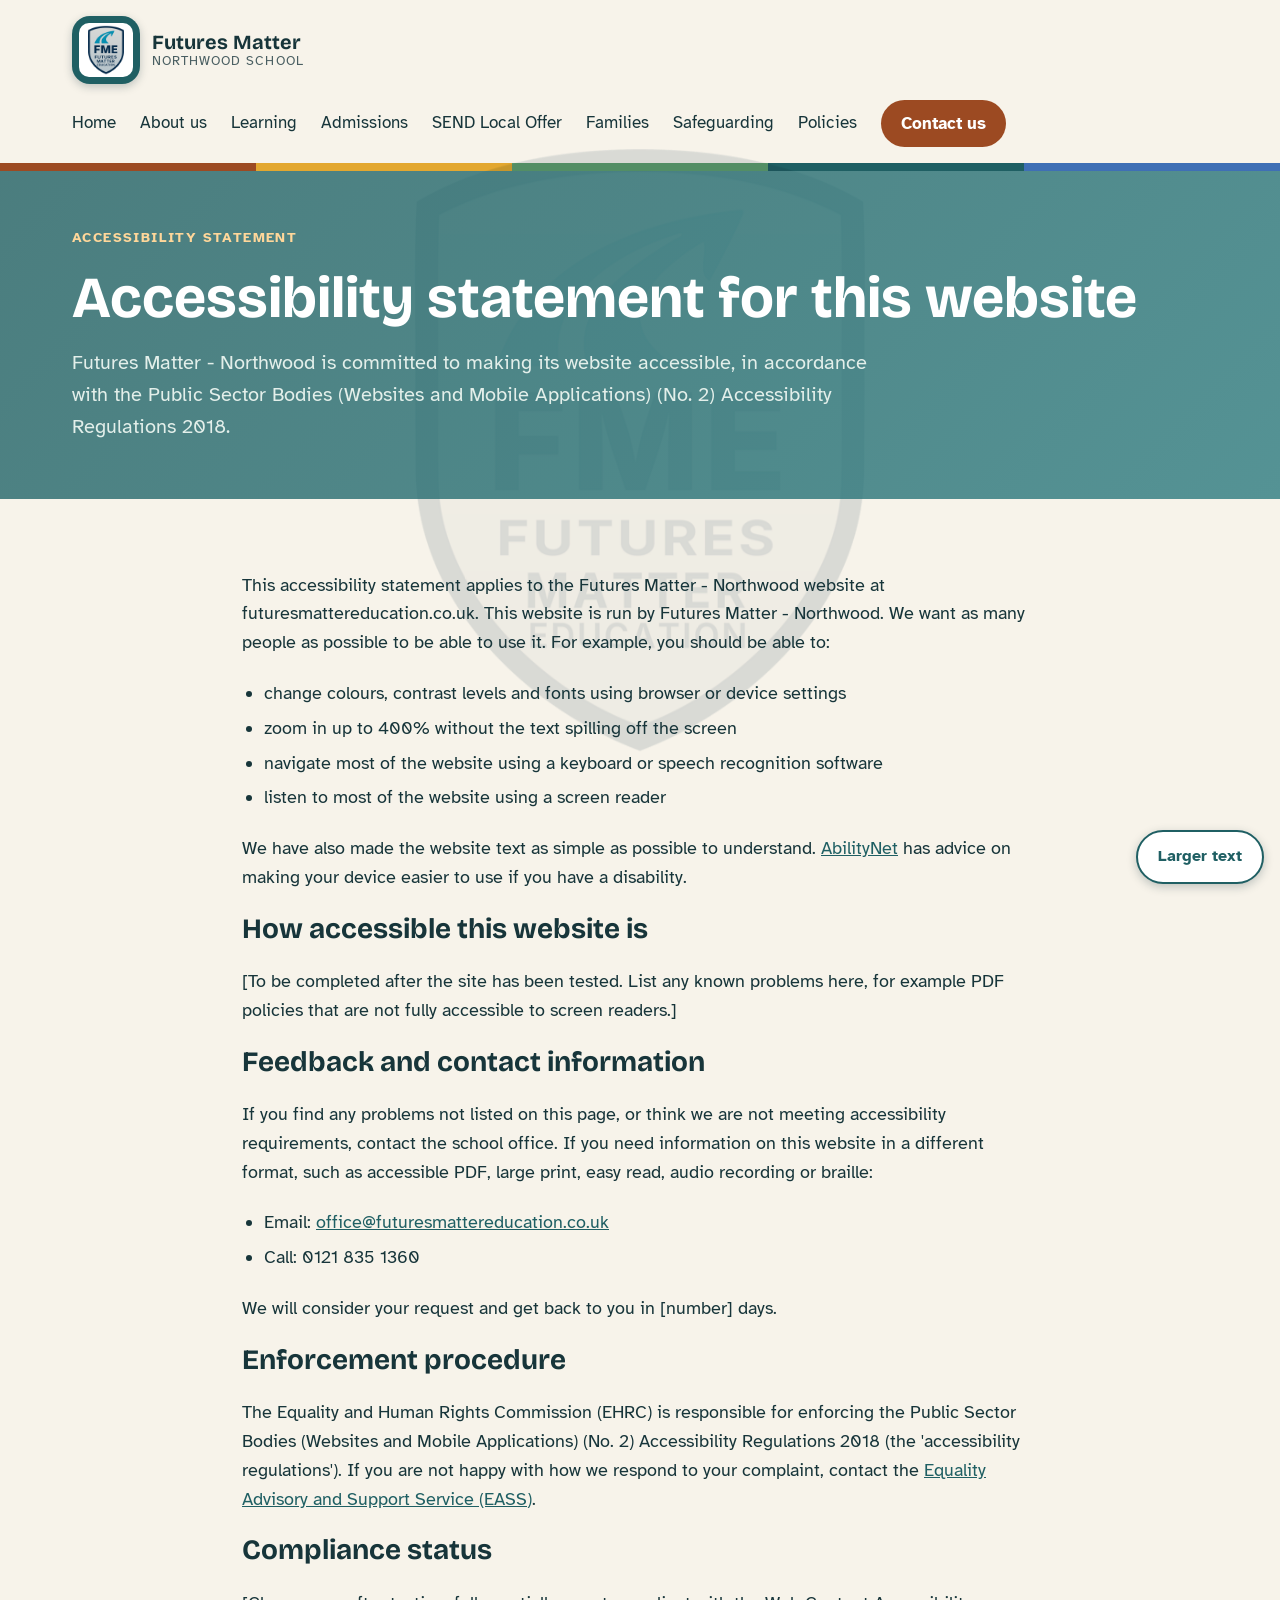
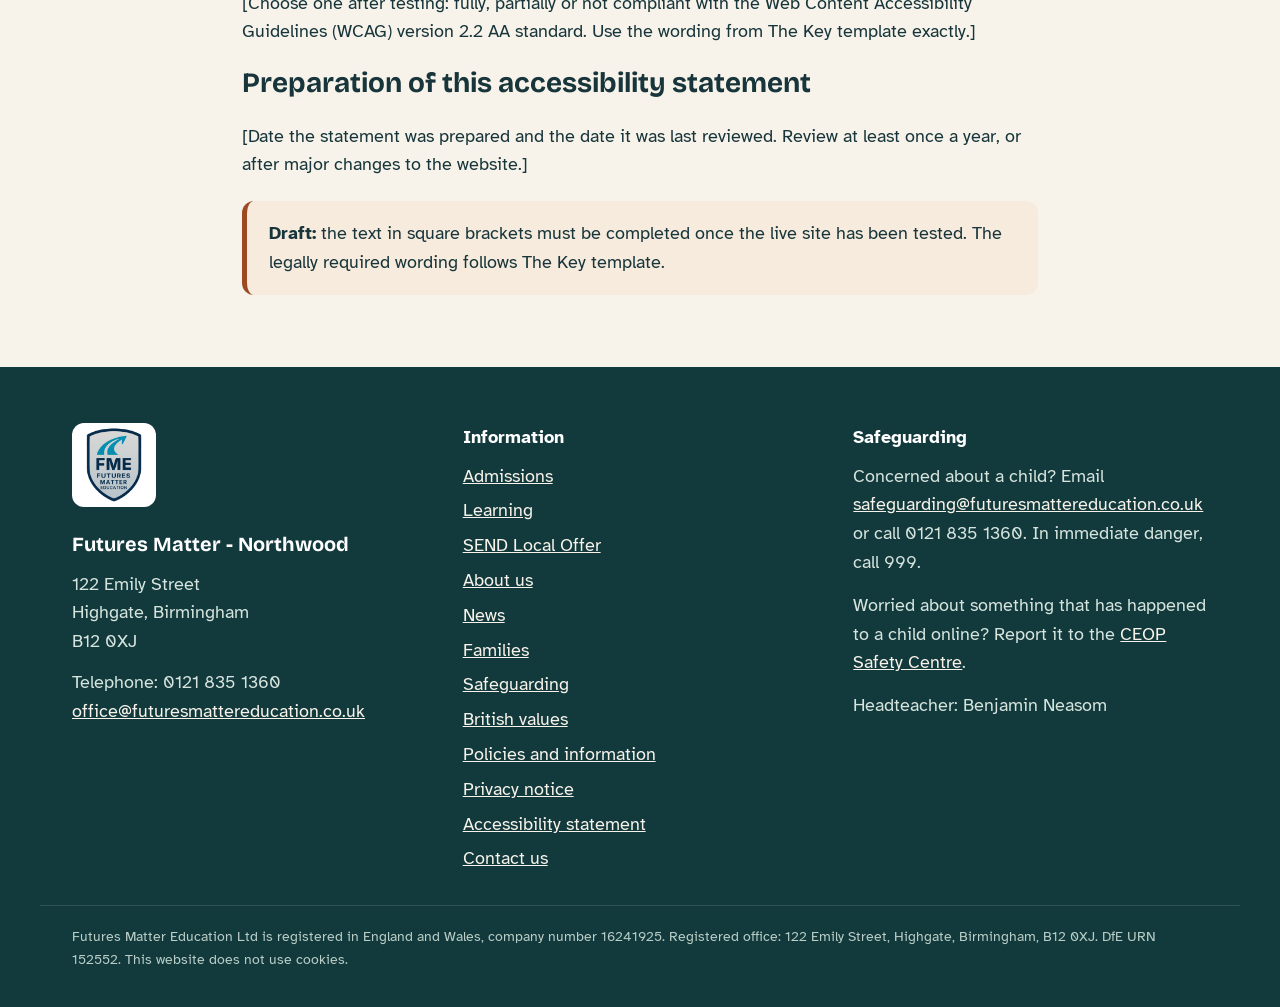
<file: accessibility.html>
<!doctype html>
<html lang="en-GB">
  <head>
    <meta charset="utf-8" />
    <meta name="viewport" content="width=device-width,initial-scale=1" />
    <title>Accessibility statement | Futures Matter Northwood</title>
    <meta
      name="description"
      content="The accessibility of the Futures Matter Northwood website, and how to request information in another format."
    />
    <link rel="preconnect" href="https://fonts.googleapis.com" />
    <link rel="preconnect" href="https://fonts.gstatic.com" crossorigin />
    <link
      rel="stylesheet"
      href="https://fonts.googleapis.com/css2?family=Atkinson+Hyperlegible:wght@400;700&family=Bricolage+Grotesque:wght@500;700&display=swap"
    />
    <link rel="icon" href="resources/icons/favicon.ico" sizes="any" />
    <link
      rel="icon"
      type="image/png"
      sizes="32x32"
      href="resources/icons/favicon-32.png"
    />
    <link rel="apple-touch-icon" href="resources/Icons/apple-touch-icon.png" />
    <link rel="stylesheet" href="resources/styles/site.css" />
    <link rel="stylesheet" href="resources/styles/accessibility.css" />
    <script src="resources/scripts/script.js" defer></script>
  </head>
  <body>
    <a class="skip-link" href="#main">Skip to main content</a>
    <header class="site-header">
      <div class="w header-inner block-row-13">
        <a class="link-text-ink-row" href="index.html"
          ><span class="label-teal-row-2"
            ><img
              alt=""
              class="image-white-2"
              height="56"
              src="resources/icons/icon-512.png"
              width="56" /></span
          ><span class="label-stack-2"
            ><span class="label-md-2">Futures Matter</span
            ><span class="label-text-soft-sm">Northwood School</span></span
          ></a
        >
        <button
          aria-controls="site-nav"
          aria-expanded="false"
          class="nav-toggle"
          type="button"
        >
          Menu
        </button>
        <nav aria-label="Main" class="site-nav nav-md-row" id="site-nav">
          <a class="link-text-ink" href="index.html">Home</a
          ><a class="link-text-ink" href="about.html">About us</a
          ><a class="link-text-ink" href="learning.html">Learning</a
          ><a class="link-text-ink" href="admissions.html">Admissions</a
          ><a class="link-text-ink" href="send-local-offer.html"
            >SEND Local Offer</a
          ><a class="link-text-ink" href="families.html">Families</a
          ><a class="link-text-ink" href="safeguarding.html">Safeguarding</a
          ><a class="link-text-ink" href="policies.html">Policies</a
          ><a class="link-accent-text-white" href="contact.html">Contact us</a>
        </nav>
      </div>
    </header>
    <div class="bar" aria-hidden="true"></div>
    <main id="main" tabindex="-1">
      <section class="section-gradient">
        <div class="w block-stack-17">
          <p class="eyebrow para-text-gold-pale">Accessibility statement</p>
          <h1 class="heading-text-white">
            Accessibility statement for this website
          </h1>
          <p class="para-text-hero-text-md-2">
            Futures Matter - Northwood is committed to making its website
            accessible, in accordance with the Public Sector Bodies (Websites
            and Mobile Applications) (No. 2) Accessibility Regulations 2018.
          </p>
        </div>
      </section>
      <section class="sec">
        <div class="w block-stack-3">
          <p>
            This accessibility statement applies to the Futures Matter -
            Northwood website at futuresmattereducation.co.uk. This website is
            run by Futures Matter - Northwood. We want as many people as
            possible to be able to use it. For example, you should be able to:
          </p>
          <ul class="tick">
            <li>
              change colours, contrast levels and fonts using browser or device
              settings
            </li>
            <li>zoom in up to 400% without the text spilling off the screen</li>
            <li>
              navigate most of the website using a keyboard or speech
              recognition software
            </li>
            <li>listen to most of the website using a screen reader</li>
          </ul>
          <p>
            We have also made the website text as simple as possible to
            understand.
            <a href="https://mcmw.abilitynet.org.uk/">AbilityNet</a> has advice
            on making your device easier to use if you have a disability.
          </p>
          <h2 class="heading-lg-6">How accessible this website is</h2>
          <p>
            [To be completed after the site has been tested. List any known
            problems here, for example PDF policies that are not fully
            accessible to screen readers.]
          </p>
          <h2 class="heading-lg-6">Feedback and contact information</h2>
          <p>
            If you find any problems not listed on this page, or think we are
            not meeting accessibility requirements, contact the school office.
            If you need information on this website in a different format, such
            as accessible PDF, large print, easy read, audio recording or
            braille:
          </p>
          <ul class="tick">
            <li>
              Email:
              <a
                class="para-overflow-wrap"
                href="mailto:office@futuresmattereducation.co.uk"
                >office@futuresmattereducation.co.uk</a
              >
            </li>
            <li>Call: 0121 835 1360</li>
          </ul>
          <p>
            We will consider your request and get back to you in [number] days.
          </p>
          <h2 class="heading-lg-6">Enforcement procedure</h2>
          <p>
            The Equality and Human Rights Commission (EHRC) is responsible for
            enforcing the Public Sector Bodies (Websites and Mobile
            Applications) (No. 2) Accessibility Regulations 2018 (the
            'accessibility regulations'). If you are not happy with how we
            respond to your complaint, contact the
            <a href="https://www.equalityadvisoryservice.com/"
              >Equality Advisory and Support Service (EASS)</a
            >.
          </p>
          <h2 class="heading-lg-6">Compliance status</h2>
          <p>
            [Choose one after testing: fully, partially or not compliant with
            the Web Content Accessibility Guidelines (WCAG) version 2.2 AA
            standard. Use the wording from The Key template exactly.]
          </p>
          <h2 class="heading-lg-6">
            Preparation of this accessibility statement
          </h2>
          <p>
            [Date the statement was prepared and the date it was last reviewed.
            Review at least once a year, or after major changes to the website.]
          </p>
          <div class="note">
            <strong>Draft:</strong> the text in square brackets must be
            completed once the live site has been tested. The legally required
            wording follows The Key template.
          </div>
        </div>
      </section>
    </main>
    <footer class="site-footer">
      <div class="w block-grid-2">
        <div>
          <img
            alt="Futures Matter Education"
            class="image-white"
            decoding="async"
            src="resources/icons/icon-512.png"
          />
          <p class="para-md-11">Futures Matter - Northwood</p>
          <p class="para-text-mist-3">
            122 Emily Street<br />Highgate, Birmingham<br />B12 0XJ
          </p>
          <p class="para-text-mist-2">
            Telephone: 0121 835 1360<br /><a
              class="link-text-cream-2"
              href="mailto:office@futuresmattereducation.co.uk"
              >office@futuresmattereducation.co.uk</a
            >
          </p>
        </div>
        <div>
          <p class="para-margin-font-weight">Information</p>
          <ul class="list-stack-2">
            <li>
              <a class="link-text-cream-3" href="admissions.html">Admissions</a>
            </li>
            <li>
              <a class="link-text-cream-3" href="learning.html">Learning</a>
            </li>
            <li>
              <a class="link-text-cream-3" href="send-local-offer.html"
                >SEND Local Offer</a
              >
            </li>
            <li><a class="link-text-cream-3" href="about.html">About us</a></li>
            <li><a class="link-text-cream-3" href="news.html">News</a></li>
            <li>
              <a class="link-text-cream-3" href="families.html">Families</a>
            </li>
            <li>
              <a class="link-text-cream-3" href="safeguarding.html"
                >Safeguarding</a
              >
            </li>
            <li>
              <a class="link-text-cream-3" href="british-values.html"
                >British values</a
              >
            </li>
            <li>
              <a class="link-text-cream-3" href="policies.html"
                >Policies and information</a
              >
            </li>
            <li>
              <a class="link-text-cream-3" href="privacy.html"
                >Privacy notice</a
              >
            </li>
            <li>
              <a class="link-text-cream-3" href="accessibility.html"
                >Accessibility statement</a
              >
            </li>
            <li>
              <a class="link-text-cream-3" href="contact.html">Contact us</a>
            </li>
          </ul>
        </div>
        <div>
          <p class="para-margin-font-weight">Safeguarding</p>
          <p class="para-text-mist-4">
            Concerned about a child? Email
            <a
              class="link-text-cream-3"
              href="mailto:safeguarding@futuresmattereducation.co.uk"
              >safeguarding@futuresmattereducation.co.uk</a
            >
            or call 0121 835 1360. In immediate danger, call 999.
          </p>
          <p class="para-text-mist">
            Worried about something that has happened to a child online? Report
            it to the
            <a
              class="link-text-cream-3"
              href="https://www.ceop.police.uk/safety-centre/"
              rel="noopener"
              target="_blank"
              >CEOP Safety Centre</a
            >.
          </p>
          <p class="para-text-mist">Headteacher: Benjamin Neasom</p>
        </div>
      </div>
      <div class="w block-text-mist-dark-edge-teal-dark-sm">
        Futures Matter Education Ltd is registered in England and Wales, company
        number 16241925. Registered office: 122 Emily Street, Highgate,
        Birmingham, B12 0XJ. DfE URN 152552. This website does not use cookies.
      </div>
    </footer>

    <button
      type="button"
      class="a11y-toggle"
      id="a11y-toggle"
      aria-pressed="false"
    >
      Larger text
    </button>
  </body>
</html>
</file>
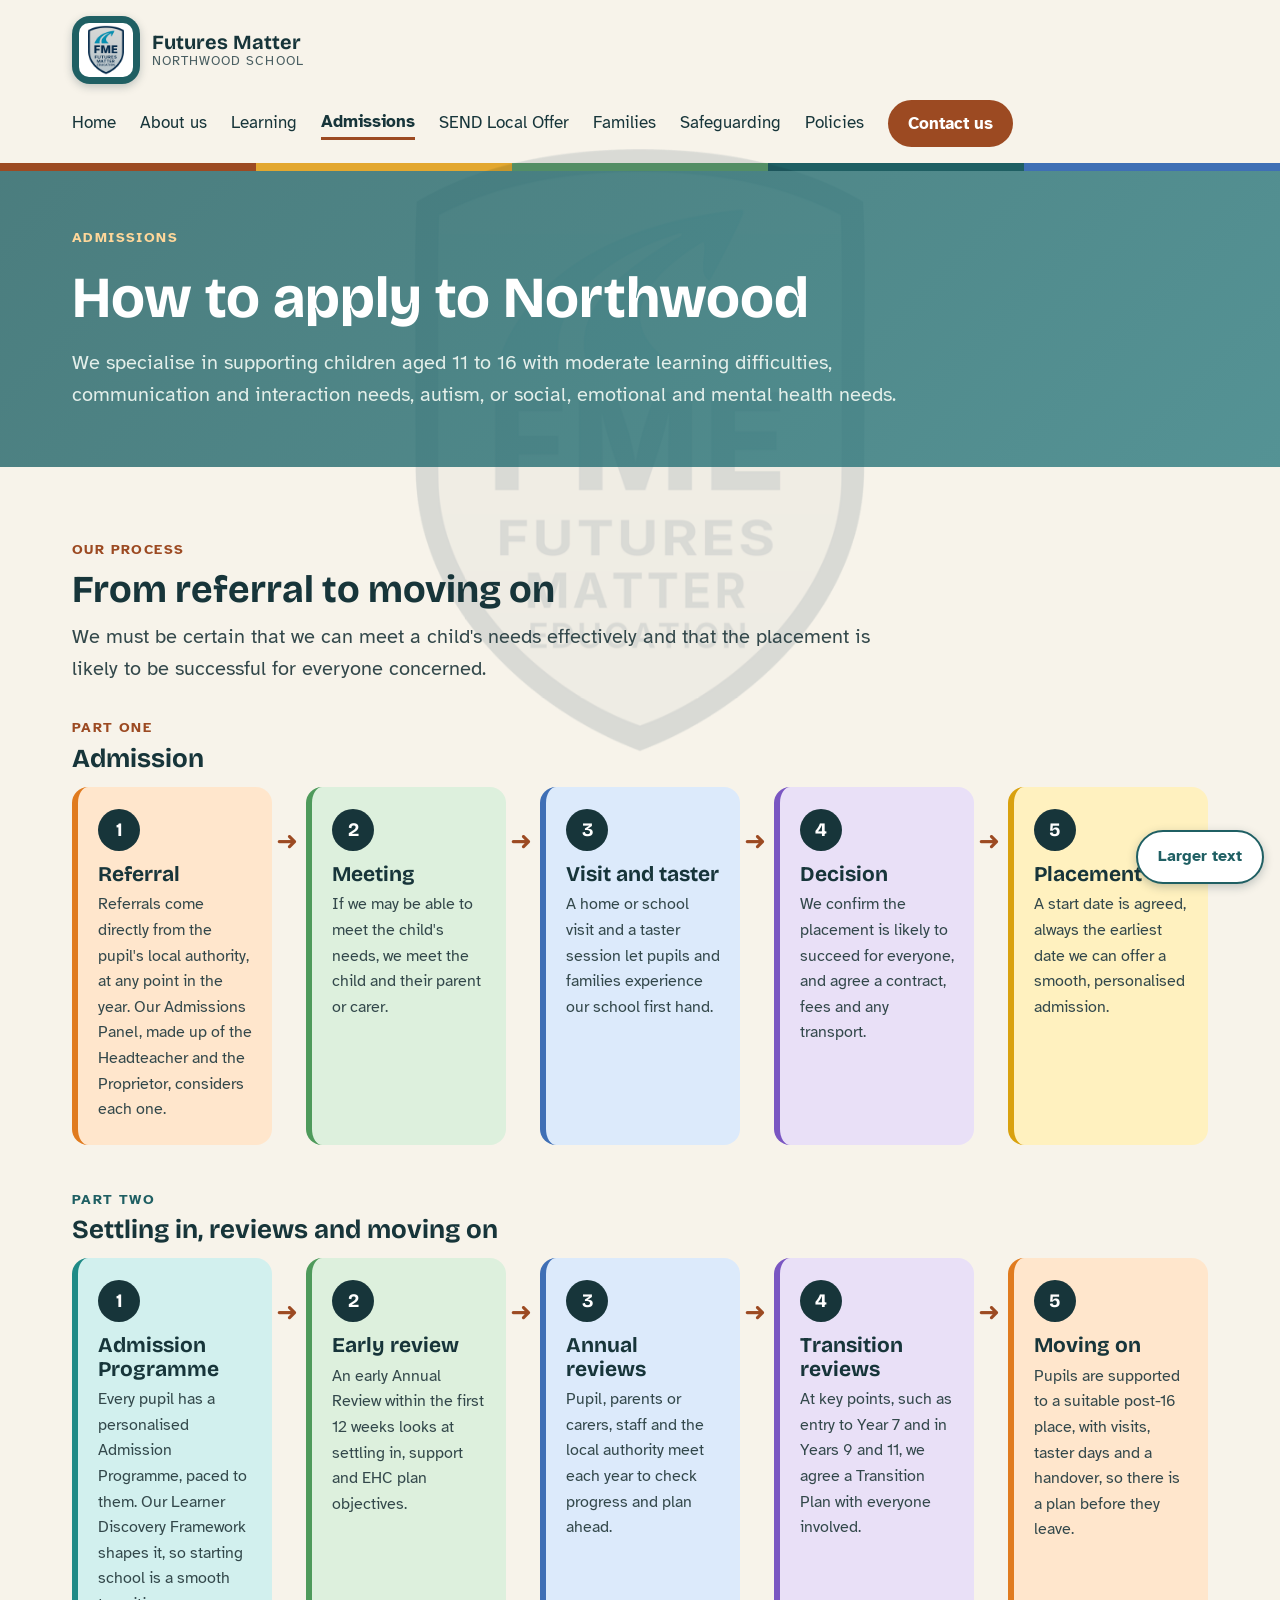
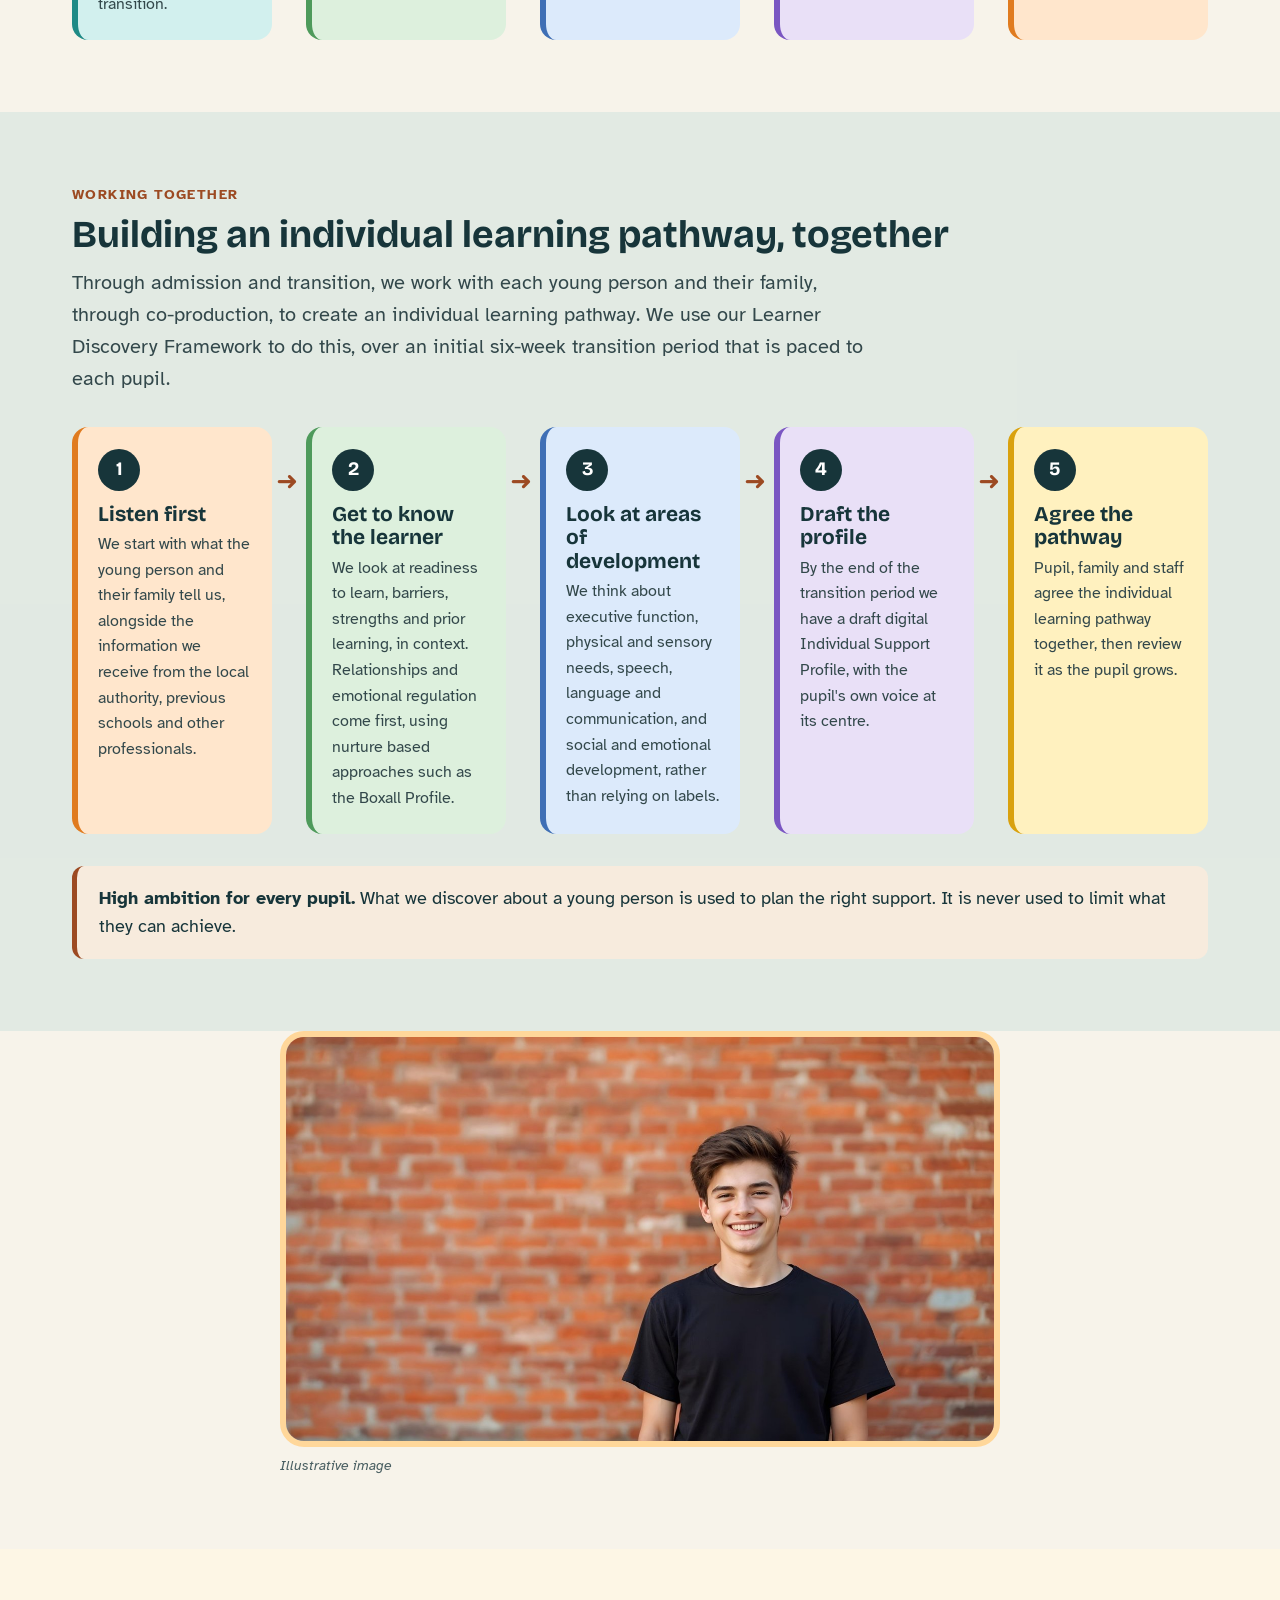
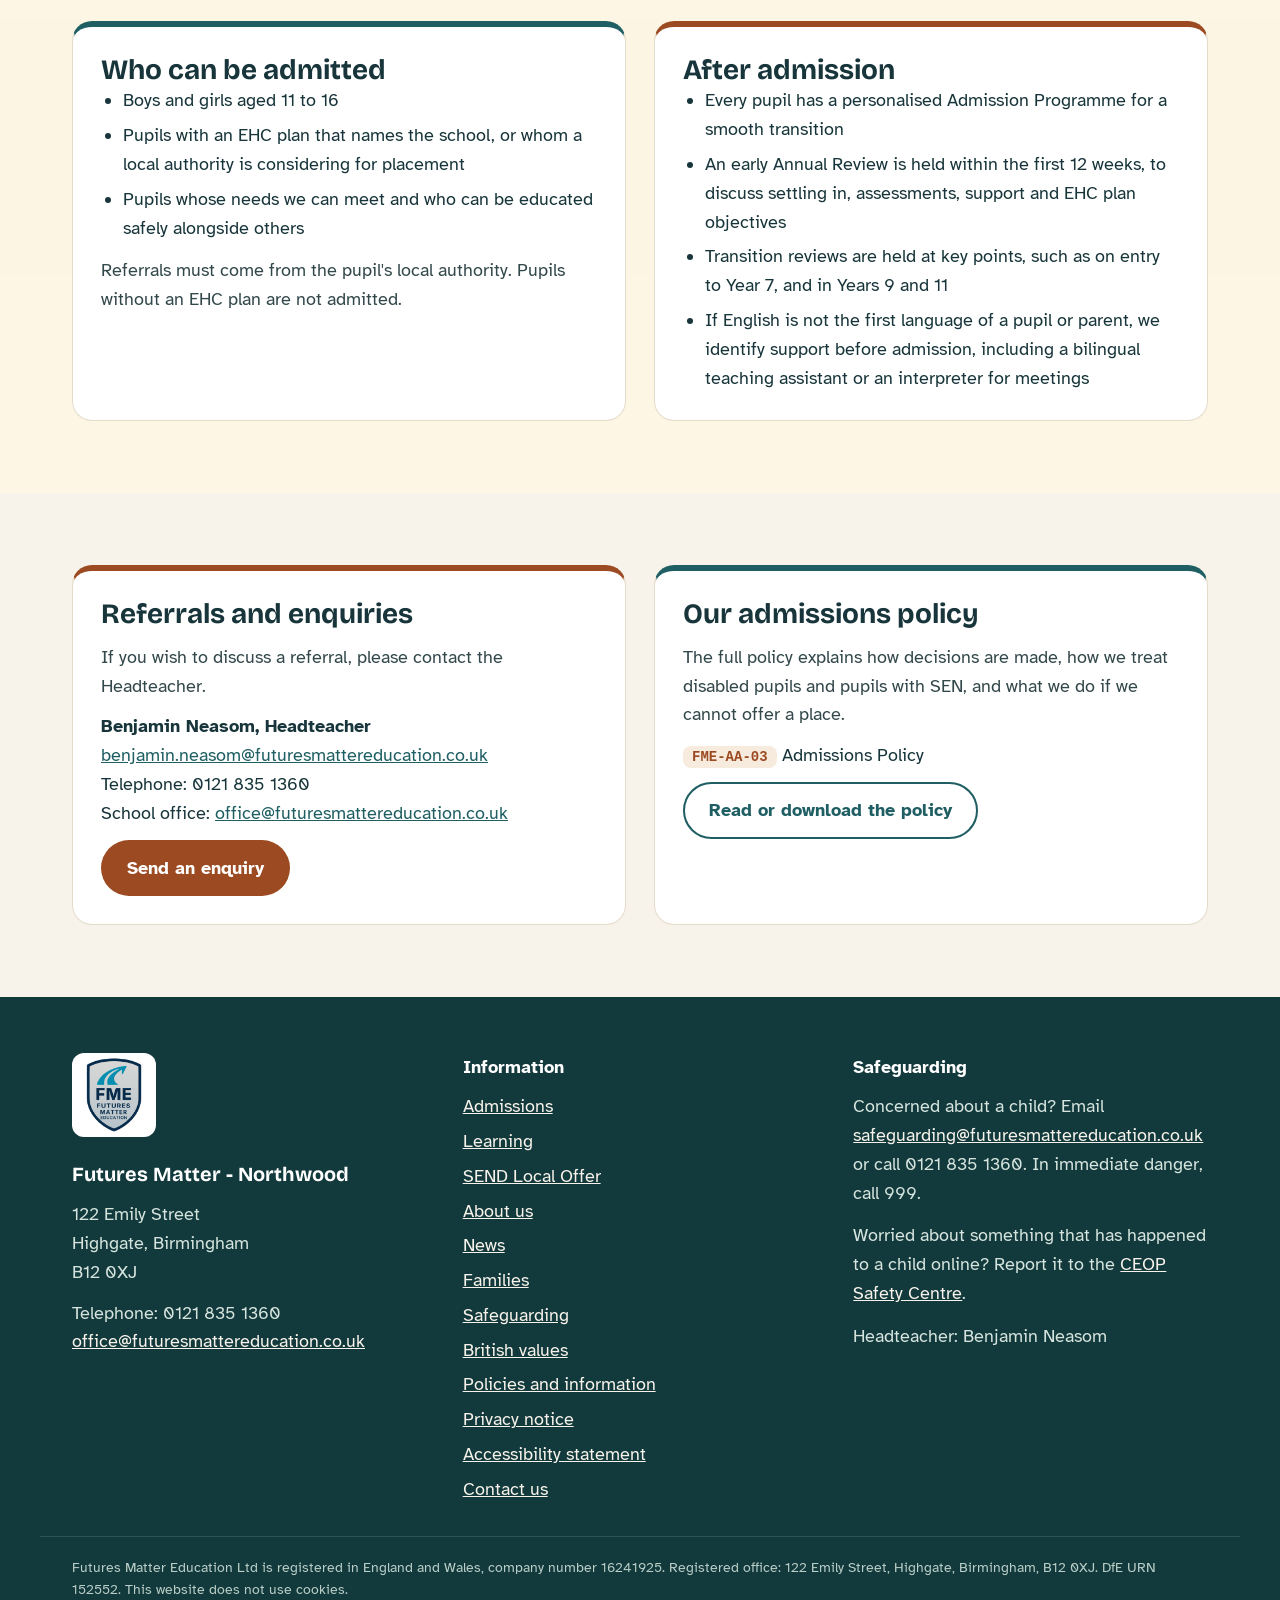
<file: admissions.html>
<!doctype html>
<html lang="en-GB">
  <head>
    <meta charset="utf-8" />
    <meta name="viewport" content="width=device-width,initial-scale=1" />
    <title>Admissions | Futures Matter Northwood</title>
    <meta
      name="description"
      content="How referrals and admissions work at Futures Matter Northwood, from referral to moving on."
    />
    <link rel="preconnect" href="https://fonts.googleapis.com" />
    <link rel="preconnect" href="https://fonts.gstatic.com" crossorigin />
    <link
      rel="stylesheet"
      href="https://fonts.googleapis.com/css2?family=Atkinson+Hyperlegible:wght@400;700&family=Bricolage+Grotesque:wght@500;700&display=swap"
    />
    <link rel="icon" href="resources/icons/favicon.ico" sizes="any" />
    <link
      rel="icon"
      type="image/png"
      sizes="32x32"
      href="resources/icons/favicon-32.png"
    />
    <link rel="apple-touch-icon" href="resources/Icons/apple-touch-icon.png" />
    <link rel="stylesheet" href="resources/styles/site.css" />
    <link rel="stylesheet" href="resources/styles/admissions.css" />
    <script src="resources/scripts/script.js" defer></script>
  </head>
  <body>
    <a class="skip-link" href="#main">Skip to main content</a>
    <header class="site-header">
      <div class="w header-inner block-row-13">
        <a class="link-text-ink-row" href="index.html"
          ><span class="label-teal-row-2"
            ><img
              alt=""
              class="image-white-2"
              height="56"
              src="resources/icons/icon-512.png"
              width="56" /></span
          ><span class="label-stack-2"
            ><span class="label-md-2">Futures Matter</span
            ><span class="label-text-soft-sm">Northwood School</span></span
          ></a
        >
        <button
          aria-controls="site-nav"
          aria-expanded="false"
          class="nav-toggle"
          type="button"
        >
          Menu
        </button>
        <nav aria-label="Main" class="site-nav nav-md-row" id="site-nav">
          <a class="link-text-ink" href="index.html">Home</a
          ><a class="link-text-ink" href="about.html">About us</a
          ><a class="link-text-ink" href="learning.html">Learning</a
          ><a
            aria-current="page"
            class="link-text-ink-edge-accent"
            href="admissions.html"
            >Admissions</a
          ><a class="link-text-ink" href="send-local-offer.html"
            >SEND Local Offer</a
          ><a class="link-text-ink" href="families.html">Families</a
          ><a class="link-text-ink" href="safeguarding.html">Safeguarding</a
          ><a class="link-text-ink" href="policies.html">Policies</a
          ><a class="link-accent-text-white" href="contact.html">Contact us</a>
        </nav>
      </div>
    </header>
    <div class="bar" aria-hidden="true"></div>
    <main id="main" tabindex="-1">
      <section class="section-gradient">
        <div class="w block-stack-17">
          <p class="eyebrow para-text-gold-pale">Admissions</p>
          <h1 class="heading-text-white">How to apply to Northwood</h1>
          <p class="para-text-hero-text-md-2">
            We specialise in supporting children aged 11 to 16 with moderate
            learning difficulties, communication and interaction needs, autism,
            or social, emotional and mental health needs.
          </p>
        </div>
      </section>
      <section class="sec">
        <div class="w block-stack-2">
          <div>
            <p class="eyebrow">Our process</p>
            <h2 class="para-margin-top-3">From referral to moving on</h2>
            <p class="lead heading-margin-top">
              We must be certain that we can meet a child's needs effectively
              and that the placement is likely to be successful for everyone
              concerned.
            </p>
          </div>
          <div>
            <p class="eyebrow para-text-accent">Part one</p>
            <h3 class="heading-lg-8">Admission</h3>
            <ol class="list-grid">
              <li class="tc t-orange item-list-style-position">
                <span aria-hidden="true" class="label-ink-text-white-md"
                  >1</span
                >
                <h3 class="heading-md-2">Referral</h3>
                <p class="para-text-muted-md-5">
                  Referrals come directly from the pupil's local authority, at
                  any point in the year. Our Admissions Panel, made up of the
                  Headteacher and the Proprietor, considers each one.
                </p>
                <span aria-hidden="true" class="label-text-accent-lg-floating"
                  >➜</span
                >
              </li>
              <li class="tc t-green item-list-style-position">
                <span aria-hidden="true" class="label-ink-text-white-md"
                  >2</span
                >
                <h3 class="heading-md-2">Meeting</h3>
                <p class="para-text-muted-md-5">
                  If we may be able to meet the child's needs, we meet the child
                  and their parent or carer.
                </p>
                <span aria-hidden="true" class="label-text-accent-lg-floating"
                  >➜</span
                >
              </li>
              <li class="tc t-blue item-list-style-position">
                <span aria-hidden="true" class="label-ink-text-white-md"
                  >3</span
                >
                <h3 class="heading-md-2">Visit and taster</h3>
                <p class="para-text-muted-md-5">
                  A home or school visit and a taster session let pupils and
                  families experience our school first hand.
                </p>
                <span aria-hidden="true" class="label-text-accent-lg-floating"
                  >➜</span
                >
              </li>
              <li class="tc t-purple item-list-style-position">
                <span aria-hidden="true" class="label-ink-text-white-md"
                  >4</span
                >
                <h3 class="heading-md-2">Decision</h3>
                <p class="para-text-muted-md-5">
                  We confirm the placement is likely to succeed for everyone,
                  and agree a contract, fees and any transport.
                </p>
                <span aria-hidden="true" class="label-text-accent-lg-floating"
                  >➜</span
                >
              </li>
              <li class="tc t-yellow item-list-style-position">
                <span aria-hidden="true" class="label-ink-text-white-md"
                  >5</span
                >
                <h3 class="heading-md-2">Placement</h3>
                <p class="para-text-muted-md-5">
                  A start date is agreed, always the earliest date we can offer
                  a smooth, personalised admission.
                </p>
              </li>
            </ol>
          </div>
          <div class="para-margin-top">
            <p class="eyebrow para-text-teal">Part two</p>
            <h3 class="heading-lg-8">Settling in, reviews and moving on</h3>
            <ol class="list-grid">
              <li class="tc t-teal item-list-style-position">
                <span aria-hidden="true" class="label-ink-text-white-md"
                  >1</span
                >
                <h3 class="heading-md-2">Admission Programme</h3>
                <p class="para-text-muted-md-5">
                  Every pupil has a personalised Admission Programme, paced to
                  them. Our Learner Discovery Framework shapes it, so starting
                  school is a smooth transition.
                </p>
                <span aria-hidden="true" class="label-text-accent-lg-floating"
                  >➜</span
                >
              </li>
              <li class="tc t-green item-list-style-position">
                <span aria-hidden="true" class="label-ink-text-white-md"
                  >2</span
                >
                <h3 class="heading-md-2">Early review</h3>
                <p class="para-text-muted-md-5">
                  An early Annual Review within the first 12 weeks looks at
                  settling in, support and EHC plan objectives.
                </p>
                <span aria-hidden="true" class="label-text-accent-lg-floating"
                  >➜</span
                >
              </li>
              <li class="tc t-blue item-list-style-position">
                <span aria-hidden="true" class="label-ink-text-white-md"
                  >3</span
                >
                <h3 class="heading-md-2">Annual reviews</h3>
                <p class="para-text-muted-md-5">
                  Pupil, parents or carers, staff and the local authority meet
                  each year to check progress and plan ahead.
                </p>
                <span aria-hidden="true" class="label-text-accent-lg-floating"
                  >➜</span
                >
              </li>
              <li class="tc t-purple item-list-style-position">
                <span aria-hidden="true" class="label-ink-text-white-md"
                  >4</span
                >
                <h3 class="heading-md-2">Transition reviews</h3>
                <p class="para-text-muted-md-5">
                  At key points, such as entry to Year 7 and in Years 9 and 11,
                  we agree a Transition Plan with everyone involved.
                </p>
                <span aria-hidden="true" class="label-text-accent-lg-floating"
                  >➜</span
                >
              </li>
              <li class="tc t-orange item-list-style-position">
                <span aria-hidden="true" class="label-ink-text-white-md"
                  >5</span
                >
                <h3 class="heading-md-2">Moving on</h3>
                <p class="para-text-muted-md-5">
                  Pupils are supported to a suitable post-16 place, with visits,
                  taster days and a handover, so there is a plan before they
                  leave.
                </p>
              </li>
            </ol>
          </div>
        </div>
      </section>
      <section class="sec section-alpha-7">
        <div class="w block-stack-2">
          <div>
            <p class="eyebrow">Working together</p>
            <h2 class="para-margin-top-3">
              Building an individual learning pathway, together
            </h2>
            <p class="lead heading-margin-top">
              Through admission and transition, we work with each young person
              and their family, through co-production, to create an individual
              learning pathway. We use our Learner Discovery Framework to do
              this, over an initial six-week transition period that is paced to
              each pupil.
            </p>
          </div>
          <ol class="list-grid">
            <li class="tc t-orange item-list-style-position">
              <span aria-hidden="true" class="label-ink-text-white-md">1</span>
              <h3 class="heading-md-2">Listen first</h3>
              <p class="para-text-muted-md-5">
                We start with what the young person and their family tell us,
                alongside the information we receive from the local authority,
                previous schools and other professionals.
              </p>
              <span aria-hidden="true" class="label-text-accent-lg-floating"
                >➜</span
              >
            </li>
            <li class="tc t-green item-list-style-position">
              <span aria-hidden="true" class="label-ink-text-white-md">2</span>
              <h3 class="heading-md-2">Get to know the learner</h3>
              <p class="para-text-muted-md-5">
                We look at readiness to learn, barriers, strengths and prior
                learning, in context. Relationships and emotional regulation
                come first, using nurture based approaches such as the Boxall
                Profile.
              </p>
              <span aria-hidden="true" class="label-text-accent-lg-floating"
                >➜</span
              >
            </li>
            <li class="tc t-blue item-list-style-position">
              <span aria-hidden="true" class="label-ink-text-white-md">3</span>
              <h3 class="heading-md-2">Look at areas of development</h3>
              <p class="para-text-muted-md-5">
                We think about executive function, physical and sensory needs,
                speech, language and communication, and social and emotional
                development, rather than relying on labels.
              </p>
              <span aria-hidden="true" class="label-text-accent-lg-floating"
                >➜</span
              >
            </li>
            <li class="tc t-purple item-list-style-position">
              <span aria-hidden="true" class="label-ink-text-white-md">4</span>
              <h3 class="heading-md-2">Draft the profile</h3>
              <p class="para-text-muted-md-5">
                By the end of the transition period we have a draft digital
                Individual Support Profile, with the pupil's own voice at its
                centre.
              </p>
              <span aria-hidden="true" class="label-text-accent-lg-floating"
                >➜</span
              >
            </li>
            <li class="tc t-yellow item-list-style-position">
              <span aria-hidden="true" class="label-ink-text-white-md">5</span>
              <h3 class="heading-md-2">Agree the pathway</h3>
              <p class="para-text-muted-md-5">
                Pupil, family and staff agree the individual learning pathway
                together, then review it as the pupil grows.
              </p>
            </li>
          </ol>
          <div class="note">
            <p>
              <strong>High ambition for every pupil.</strong> What we discover
              about a young person is used to plan the right support. It is
              never used to limit what they can achieve.
            </p>
          </div>
        </div>
      </section>
      <section class="sec section-padding-top">
        <div class="w block-row-15">
          <figure class="block-margin-max-width">
            <img
              alt="A smiling pupil standing in front of a red brick wall"
              class=" image-width-height-3"
              decoding="async"
              loading="lazy"
              src="resources/images/pupil-outside-by-wall.jpg"
            />
            <figcaption class="block-text-soft-sm-2">
              Illustrative image
            </figcaption>
          </figure>
        </div>
      </section>
      <section class="sec section-alpha-6">
        <div class="w block-grid-6">
          <div class="card block-edge-teal">
            <h2 class="heading-lg-6">Who can be admitted</h2>
            <ul class="tick list-margin-top">
              <li>Boys and girls aged 11 to 16</li>
              <li>
                Pupils with an EHC plan that names the school, or whom a local
                authority is considering for placement
              </li>
              <li>
                Pupils whose needs we can meet and who can be educated safely
                alongside others
              </li>
            </ul>
            <p class="muted list-margin-top">
              Referrals must come from the pupil's local authority. Pupils
              without an EHC plan are not admitted.
            </p>
          </div>
          <div class="card block-edge-accent">
            <h2 class="heading-lg-6">After admission</h2>
            <ul class="tick list-margin-top">
              <li>
                Every pupil has a personalised Admission Programme for a smooth
                transition
              </li>
              <li>
                An early Annual Review is held within the first 12 weeks, to
                discuss settling in, assessments, support and EHC plan
                objectives
              </li>
              <li>
                Transition reviews are held at key points, such as on entry to
                Year 7, and in Years 9 and 11
              </li>
              <li>
                If English is not the first language of a pupil or parent, we
                identify support before admission, including a bilingual
                teaching assistant or an interpreter for meetings
              </li>
            </ul>
          </div>
        </div>
      </section>
      <section class="sec">
        <div class="w block-grid-6">
          <div class="card block-edge-accent-stack-3">
            <h2 class="heading-lg-6">Referrals and enquiries</h2>
            <p class="muted">
              If you wish to discuss a referral, please contact the Headteacher.
            </p>
            <p>
              <strong>Benjamin Neasom, Headteacher</strong><br /><a
                class="para-overflow-wrap"
                href="mailto:benjamin.neasom@futuresmattereducation.co.uk"
                >benjamin.neasom@futuresmattereducation.co.uk</a
              ><br />Telephone: 0121 835 1360<br />School office:
              <a
                class="para-overflow-wrap"
                href="mailto:office@futuresmattereducation.co.uk"
                >office@futuresmattereducation.co.uk</a
              >
            </p>
            <p><a class="btn" href="contact.html">Send an enquiry</a></p>
          </div>
          <div class="card block-edge-teal-stack">
            <h2 class="heading-lg-6">Our admissions policy</h2>
            <p class="muted">
              The full policy explains how decisions are made, how we treat
              disabled pupils and pupils with SEN, and what we do if we cannot
              offer a place.
            </p>
            <p><span class="code">FME-AA-03</span> Admissions Policy</p>
            <p>
              <a class="btn2" href="policies.html#admissions"
                >Read or download the policy</a
              >
            </p>
          </div>
        </div>
      </section>
    </main>
    <footer class="site-footer">
      <div class="w block-grid-2">
        <div>
          <img
            alt="Futures Matter Education"
            class="image-white"
            decoding="async"
            src="resources/icons/icon-512.png"
          />
          <p class="para-md-11">Futures Matter - Northwood</p>
          <p class="para-text-mist-3">
            122 Emily Street<br />Highgate, Birmingham<br />B12 0XJ
          </p>
          <p class="para-text-mist-2">
            Telephone: 0121 835 1360<br /><a
              class="link-text-cream-2"
              href="mailto:office@futuresmattereducation.co.uk"
              >office@futuresmattereducation.co.uk</a
            >
          </p>
        </div>
        <div>
          <p class="para-margin-font-weight">Information</p>
          <ul class="list-stack-2">
            <li>
              <a class="link-text-cream-3" href="admissions.html">Admissions</a>
            </li>
            <li>
              <a class="link-text-cream-3" href="learning.html">Learning</a>
            </li>
            <li>
              <a class="link-text-cream-3" href="send-local-offer.html"
                >SEND Local Offer</a
              >
            </li>
            <li><a class="link-text-cream-3" href="about.html">About us</a></li>
            <li><a class="link-text-cream-3" href="news.html">News</a></li>
            <li>
              <a class="link-text-cream-3" href="families.html">Families</a>
            </li>
            <li>
              <a class="link-text-cream-3" href="safeguarding.html"
                >Safeguarding</a
              >
            </li>
            <li>
              <a class="link-text-cream-3" href="british-values.html"
                >British values</a
              >
            </li>
            <li>
              <a class="link-text-cream-3" href="policies.html"
                >Policies and information</a
              >
            </li>
            <li>
              <a class="link-text-cream-3" href="privacy.html"
                >Privacy notice</a
              >
            </li>
            <li>
              <a class="link-text-cream-3" href="accessibility.html"
                >Accessibility statement</a
              >
            </li>
            <li>
              <a class="link-text-cream-3" href="contact.html">Contact us</a>
            </li>
          </ul>
        </div>
        <div>
          <p class="para-margin-font-weight">Safeguarding</p>
          <p class="para-text-mist-4">
            Concerned about a child? Email
            <a
              class="link-text-cream-3"
              href="mailto:safeguarding@futuresmattereducation.co.uk"
              >safeguarding@futuresmattereducation.co.uk</a
            >
            or call 0121 835 1360. In immediate danger, call 999.
          </p>
          <p class="para-text-mist">
            Worried about something that has happened to a child online? Report
            it to the
            <a
              class="link-text-cream-3"
              href="https://www.ceop.police.uk/safety-centre/"
              rel="noopener"
              target="_blank"
              >CEOP Safety Centre</a
            >.
          </p>
          <p class="para-text-mist">Headteacher: Benjamin Neasom</p>
        </div>
      </div>
      <div class="w block-text-mist-dark-edge-teal-dark-sm">
        Futures Matter Education Ltd is registered in England and Wales, company
        number 16241925. Registered office: 122 Emily Street, Highgate,
        Birmingham, B12 0XJ. DfE URN 152552. This website does not use cookies.
      </div>
    </footer>

    <button
      type="button"
      class="a11y-toggle"
      id="a11y-toggle"
      aria-pressed="false"
    >
      Larger text
    </button>
  </body>
</html>
</file>
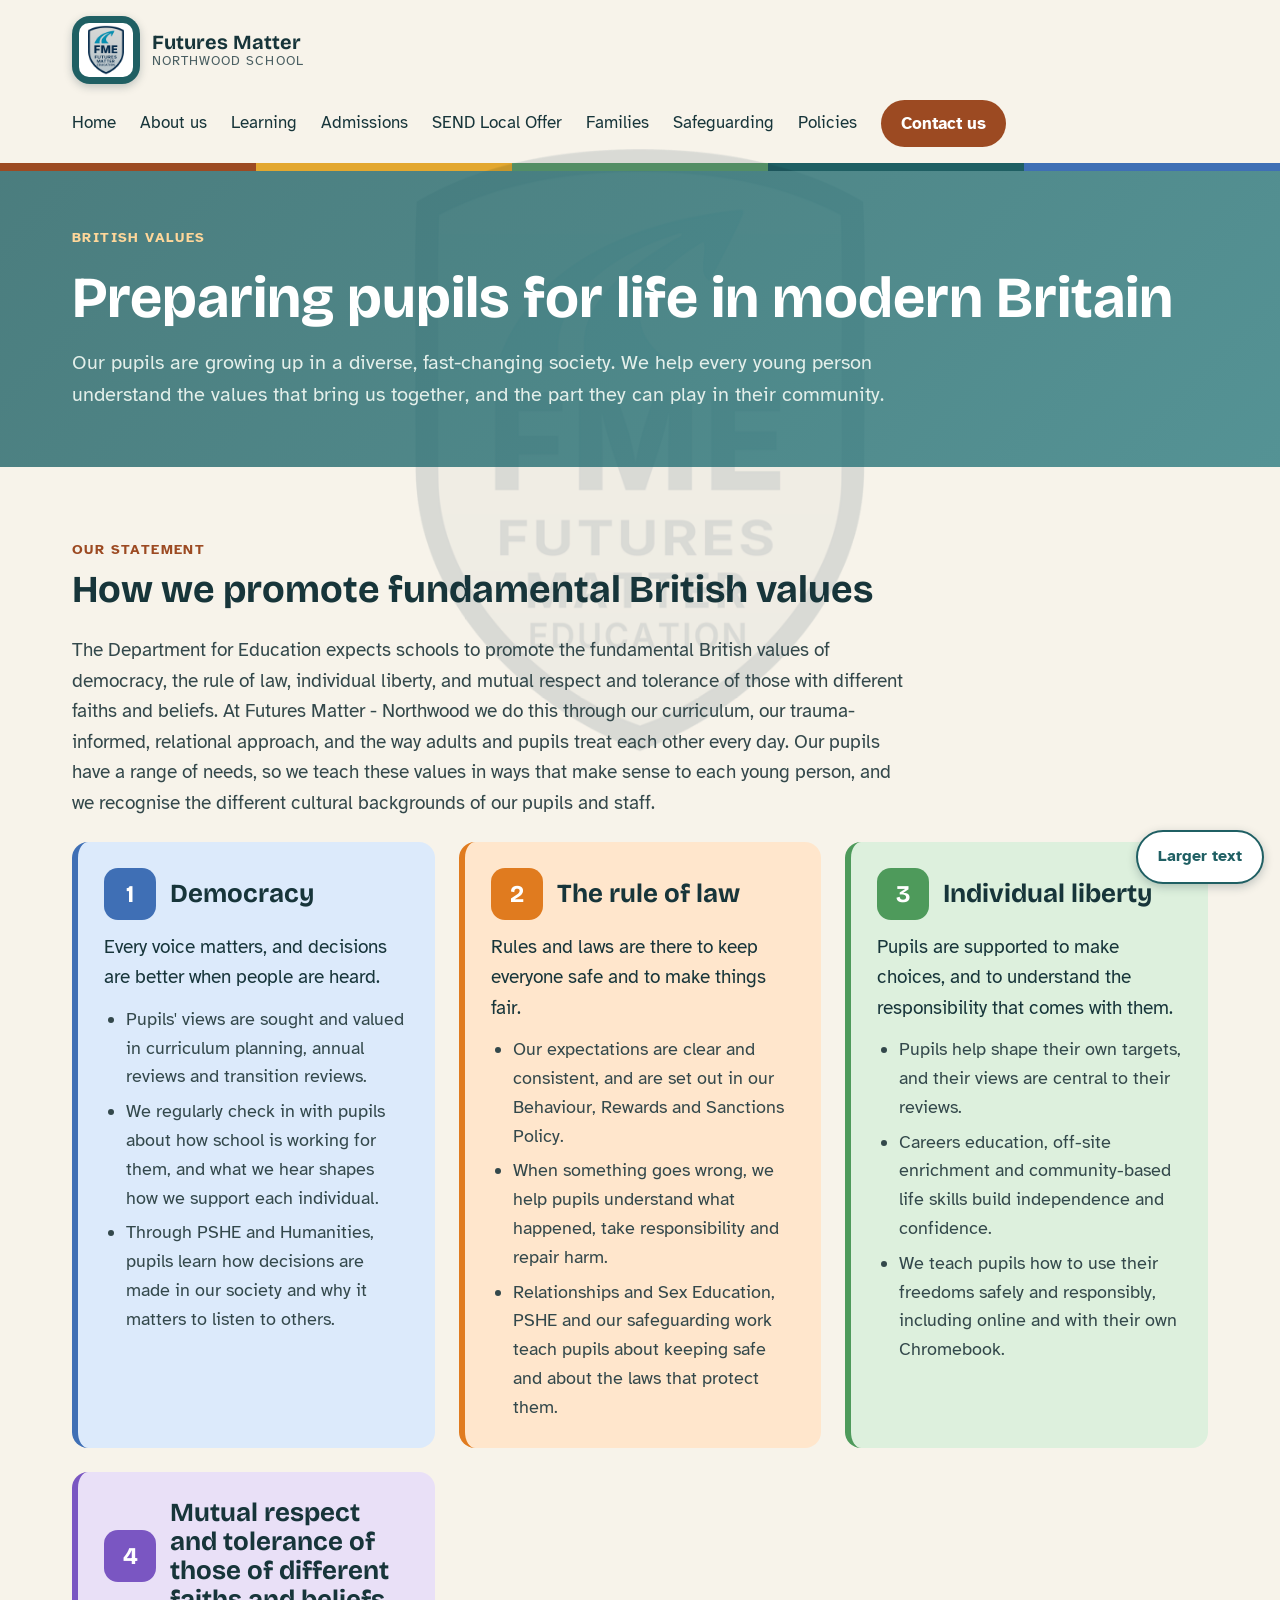
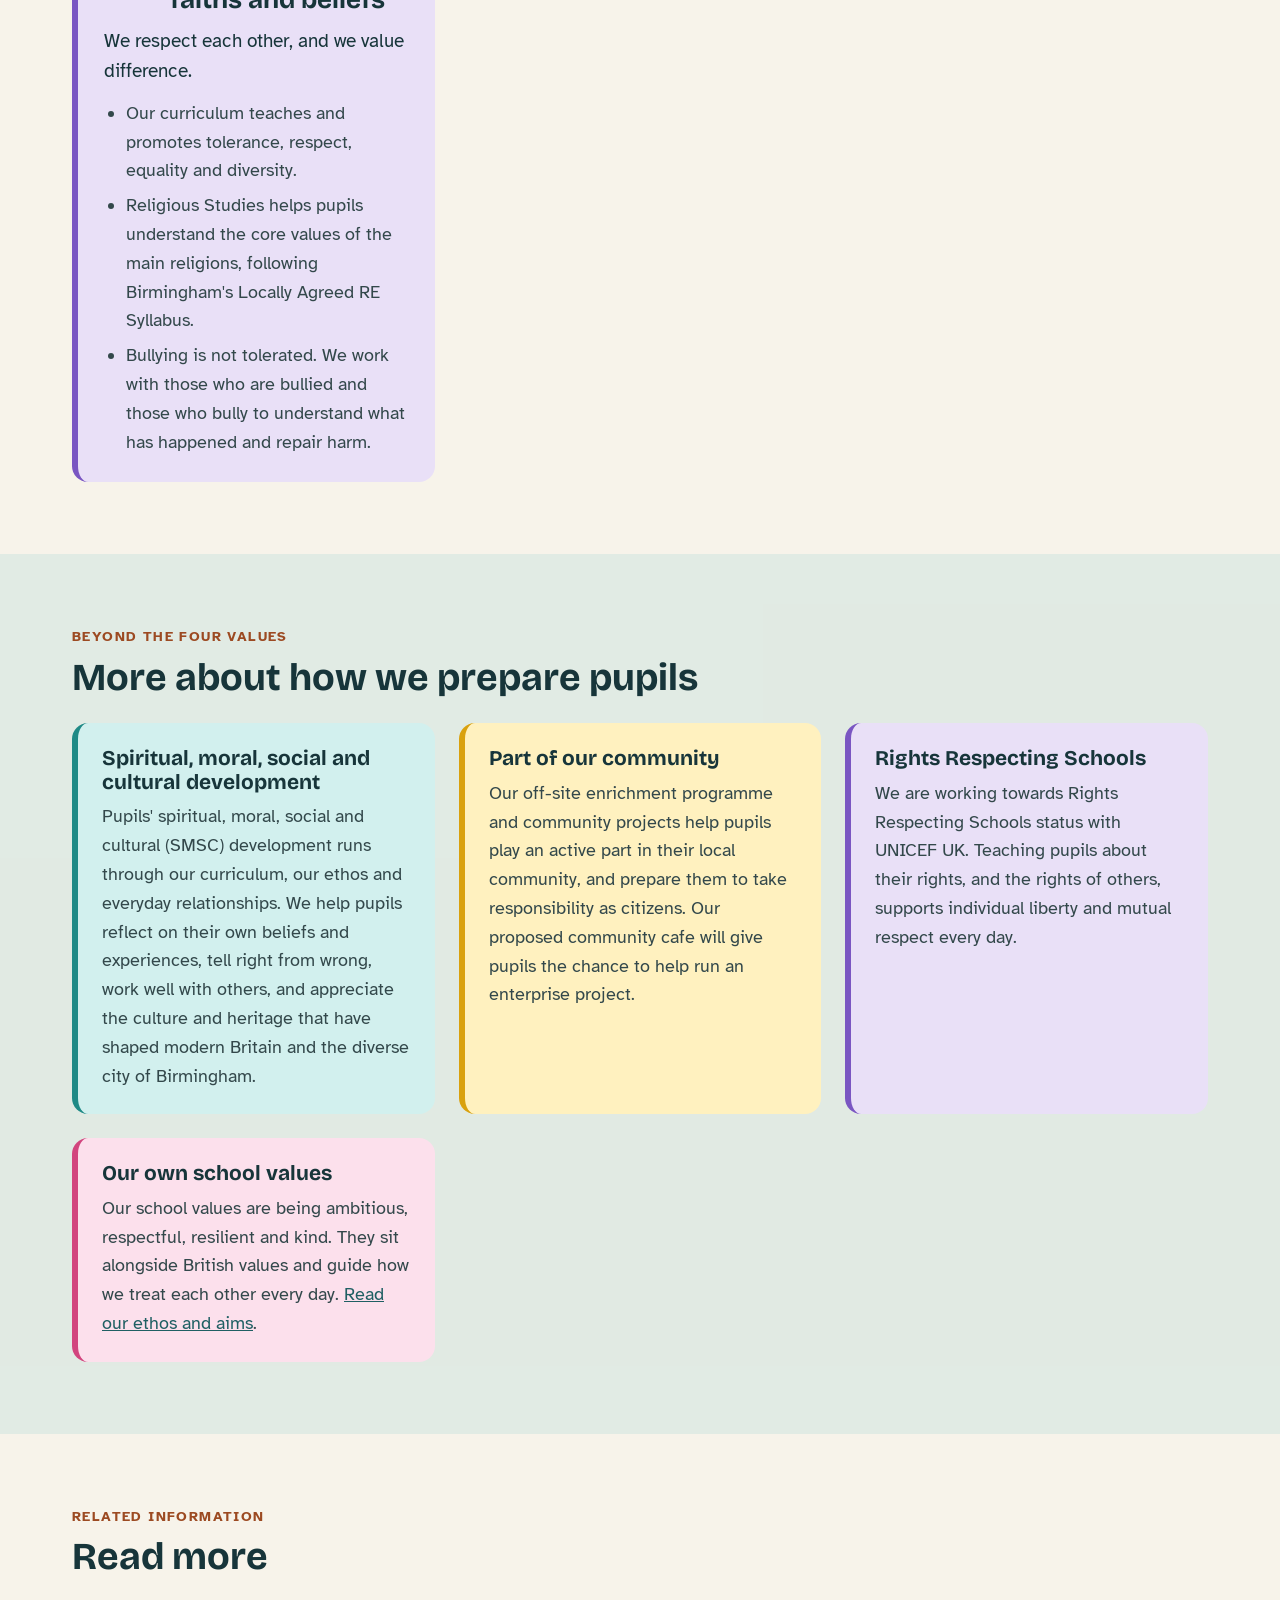
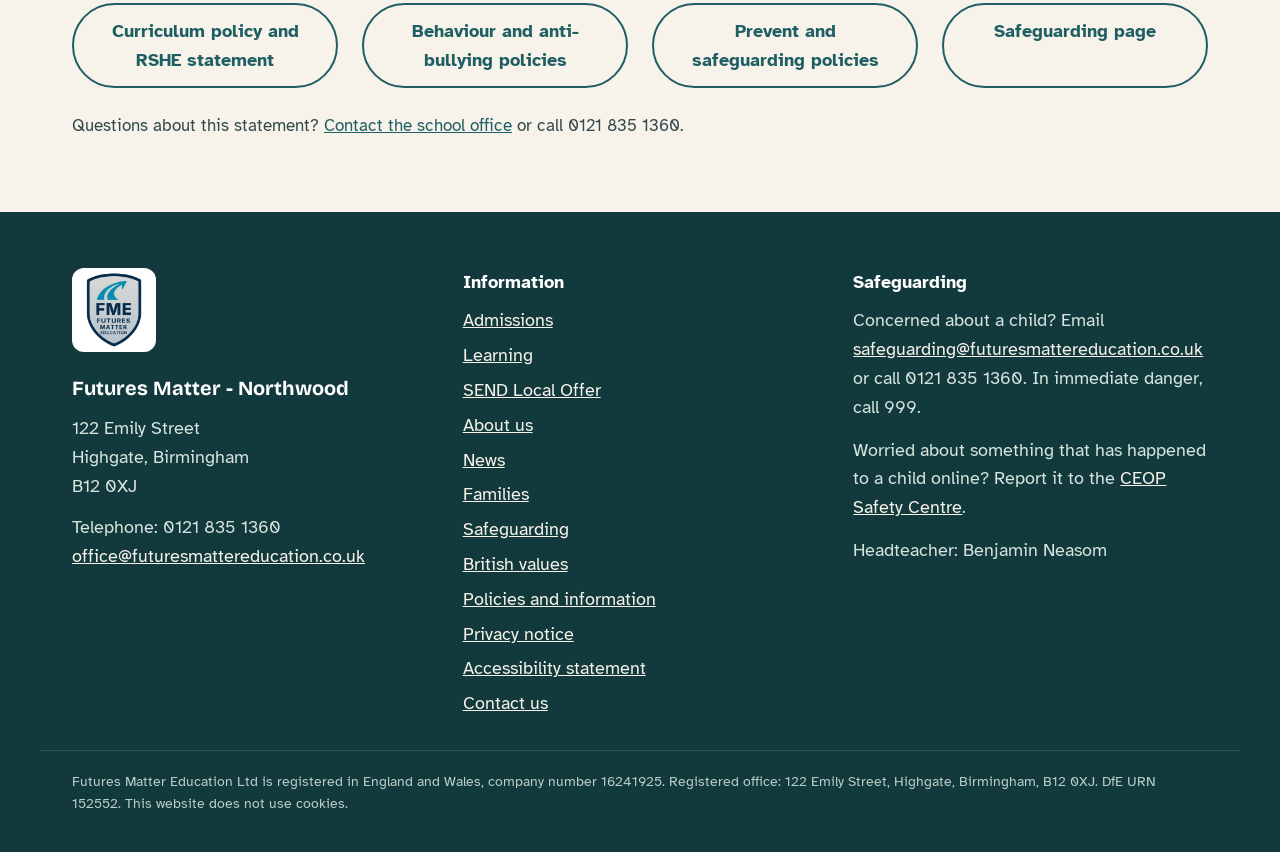
<file: british-values.html>
<!doctype html>
<html lang="en-GB">
  <head>
    <meta charset="utf-8" />
    <meta name="viewport" content="width=device-width,initial-scale=1" />
    <title>British values | Futures Matter Northwood</title>
    <meta
      name="description"
      content="How Futures Matter Northwood teaches and lives democracy, the rule of law, individual liberty and mutual respect."
    />
    <link rel="preconnect" href="https://fonts.googleapis.com" />
    <link rel="preconnect" href="https://fonts.gstatic.com" crossorigin />
    <link
      rel="stylesheet"
      href="https://fonts.googleapis.com/css2?family=Atkinson+Hyperlegible:wght@400;700&family=Bricolage+Grotesque:wght@500;700&display=swap"
    />
    <link rel="icon" href="resources/icons/favicon.ico" sizes="any" />
    <link
      rel="icon"
      type="image/png"
      sizes="32x32"
      href="resources/icons/favicon-32.png"
    />
    <link rel="apple-touch-icon" href="resources/Icons/apple-touch-icon.png" />
    <link rel="stylesheet" href="resources/styles/site.css" />
    <link rel="stylesheet" href="resources/styles/british-values.css" />
    <script src="resources/scripts/script.js" defer></script>
  </head>
  <body>
    <a class="skip-link" href="#main">Skip to main content</a>
    <header class="site-header">
      <div class="w header-inner block-row-13">
        <a class="link-text-ink-row" href="index.html"
          ><span class="label-teal-row-2"
            ><img
              alt=""
              class="image-white-2"
              height="56"
              src="resources/icons/icon-512.png"
              width="56" /></span
          ><span class="label-stack-2"
            ><span class="label-md-2">Futures Matter</span
            ><span class="label-text-soft-sm">Northwood School</span></span
          ></a
        >
        <button
          aria-controls="site-nav"
          aria-expanded="false"
          class="nav-toggle"
          type="button"
        >
          Menu
        </button>
        <nav aria-label="Main" class="site-nav nav-md-row" id="site-nav">
          <a class="link-text-ink" href="index.html">Home</a
          ><a class="link-text-ink" href="about.html">About us</a
          ><a class="link-text-ink" href="learning.html">Learning</a
          ><a class="link-text-ink" href="admissions.html">Admissions</a
          ><a class="link-text-ink" href="send-local-offer.html"
            >SEND Local Offer</a
          ><a class="link-text-ink" href="families.html">Families</a
          ><a class="link-text-ink" href="safeguarding.html">Safeguarding</a
          ><a class="link-text-ink" href="policies.html">Policies</a
          ><a class="link-accent-text-white" href="contact.html">Contact us</a>
        </nav>
      </div>
    </header>
    <div class="bar" aria-hidden="true"></div>
    <main id="main" tabindex="-1">
      <section class="section-gradient">
        <div class="w block-stack-17">
          <p class="eyebrow para-text-gold-pale">British values</p>
          <h1 class="heading-text-white">
            Preparing pupils for life in modern Britain
          </h1>
          <p class="para-text-hero-text-md-2">
            Our pupils are growing up in a diverse, fast-changing society. We
            help every young person understand the values that bring us
            together, and the part they can play in their community.
          </p>
        </div>
      </section>
      <section class="sec">
        <div class="w block-stack-13">
          <div>
            <p class="eyebrow">Our statement</p>
            <h2 class="para-margin-top-3">
              How we promote fundamental British values
            </h2>
          </div>
          <p class="muted para-md-4">
            The Department for Education expects schools to promote the
            fundamental British values of democracy, the rule of law, individual
            liberty, and mutual respect and tolerance of those with different
            faiths and beliefs. At Futures Matter - Northwood we do this through
            our curriculum, our trauma-informed, relational approach, and the
            way adults and pupils treat each other every day. Our pupils have a
            range of needs, so we teach these values in ways that make sense to
            each young person, and we recognise the different cultural
            backgrounds of our pupils and staff.
          </p>
          <div class="grid block-grid-template-columns-4">
            <div class="tc t-blue block-stack-9">
              <div class="block-row-6">
                <span aria-hidden="true" class="label-blue-text-white-lg-2"
                  >1</span
                >
                <h3 class="heading-lg-3">Democracy</h3>
              </div>
              <p class="para-text-ink-md">
                Every voice matters, and decisions are better when people are
                heard.
              </p>
              <ul class="tick list-text-muted">
                <li>
                  Pupils' views are sought and valued in curriculum planning,
                  annual reviews and transition reviews.
                </li>
                <li>
                  We regularly check in with pupils about how school is working
                  for them, and what we hear shapes how we support each
                  individual.
                </li>
                <li>
                  Through PSHE and Humanities, pupils learn how decisions are
                  made in our society and why it matters to listen to others.
                </li>
              </ul>
            </div>
            <div class="tc t-orange block-stack-9">
              <div class="block-row-6">
                <span aria-hidden="true" class="label-orange-text-white-lg"
                  >2</span
                >
                <h3 class="heading-lg-3">The rule of law</h3>
              </div>
              <p class="para-text-ink-md">
                Rules and laws are there to keep everyone safe and to make
                things fair.
              </p>
              <ul class="tick list-text-muted">
                <li>
                  Our expectations are clear and consistent, and are set out in
                  our Behaviour, Rewards and Sanctions Policy.
                </li>
                <li>
                  When something goes wrong, we help pupils understand what
                  happened, take responsibility and repair harm.
                </li>
                <li>
                  Relationships and Sex Education, PSHE and our safeguarding
                  work teach pupils about keeping safe and about the laws that
                  protect them.
                </li>
              </ul>
            </div>
            <div class="tc t-green block-stack-9">
              <div class="block-row-6">
                <span aria-hidden="true" class="label-green-text-white-lg"
                  >3</span
                >
                <h3 class="heading-lg-3">Individual liberty</h3>
              </div>
              <p class="para-text-ink-md">
                Pupils are supported to make choices, and to understand the
                responsibility that comes with them.
              </p>
              <ul class="tick list-text-muted">
                <li>
                  Pupils help shape their own targets, and their views are
                  central to their reviews.
                </li>
                <li>
                  Careers education, off-site enrichment and community-based
                  life skills build independence and confidence.
                </li>
                <li>
                  We teach pupils how to use their freedoms safely and
                  responsibly, including online and with their own Chromebook.
                </li>
              </ul>
            </div>
            <div class="tc t-purple block-stack-9">
              <div class="block-row-6">
                <span aria-hidden="true" class="label-purple-text-white-lg"
                  >4</span
                >
                <h3 class="heading-lg-3">
                  Mutual respect and tolerance of those of different faiths and
                  beliefs
                </h3>
              </div>
              <p class="para-text-ink-md">
                We respect each other, and we value difference.
              </p>
              <ul class="tick list-text-muted">
                <li>
                  Our curriculum teaches and promotes tolerance, respect,
                  equality and diversity.
                </li>
                <li>
                  Religious Studies helps pupils understand the core values of
                  the main religions, following Birmingham's Locally Agreed RE
                  Syllabus.
                </li>
                <li>
                  Bullying is not tolerated. We work with those who are bullied
                  and those who bully to understand what has happened and repair
                  harm.
                </li>
              </ul>
            </div>
          </div>
        </div>
      </section>
      <section class="sec section-alpha-5">
        <div class="w block-stack-13">
          <div>
            <p class="eyebrow">Beyond the four values</p>
            <h2 class="para-margin-top-3">More about how we prepare pupils</h2>
          </div>
          <div class="grid block-grid-template-columns">
            <div class="tc t-teal block-padding">
              <h3>Spiritual, moral, social and cultural development</h3>
              <p class="para-text-muted-2">
                Pupils' spiritual, moral, social and cultural (SMSC) development
                runs through our curriculum, our ethos and everyday
                relationships. We help pupils reflect on their own beliefs and
                experiences, tell right from wrong, work well with others, and
                appreciate the culture and heritage that have shaped modern
                Britain and the diverse city of Birmingham.
              </p>
            </div>
            <div class="tc t-yellow block-padding">
              <h3>Part of our community</h3>
              <p class="para-text-muted-2">
                Our off-site enrichment programme and community projects help
                pupils play an active part in their local community, and prepare
                them to take responsibility as citizens. Our proposed community
                cafe will give pupils the chance to help run an enterprise
                project.
              </p>
            </div>
            <div class="tc t-purple block-padding">
              <h3>Rights Respecting Schools</h3>
              <p class="para-text-muted-2">
                We are working towards Rights Respecting Schools status with
                UNICEF UK. Teaching pupils about their rights, and the rights of
                others, supports individual liberty and mutual respect every
                day.
              </p>
            </div>
            <div class="tc t-pink block-padding">
              <h3>Our own school values</h3>
              <p class="para-text-muted-2">
                Our school values are being ambitious, respectful, resilient and
                kind. They sit alongside British values and guide how we treat
                each other every day.
                <a href="index.html">Read our ethos and aims</a>.
              </p>
            </div>
          </div>
        </div>
      </section>
      <section class="sec">
        <div class="w block-stack-13">
          <div>
            <p class="eyebrow">Related information</p>
            <h2 class="para-margin-top-3">Read more</h2>
          </div>
          <div class="grid block-grid-template-columns-2">
            <a class="btn2 link-centred" href="policies.html#curriculum"
              >Curriculum policy and RSHE statement</a
            >
            <a class="btn2 link-centred" href="policies.html#behaviour"
              >Behaviour and anti-bullying policies</a
            >
            <a class="btn2 link-centred" href="policies.html#safeguarding"
              >Prevent and safeguarding policies</a
            >
            <a class="btn2 link-centred" href="safeguarding.html"
              >Safeguarding page</a
            >
          </div>
          <p class="muted para-md-6">
            Questions about this statement?
            <a href="contact.html">Contact the school office</a> or call 0121
            835 1360.
          </p>
        </div>
      </section>
    </main>
    <footer class="site-footer">
      <div class="w block-grid-2">
        <div>
          <img
            alt="Futures Matter Education"
            class="image-white"
            decoding="async"
            src="resources/icons/icon-512.png"
          />
          <p class="para-md-11">Futures Matter - Northwood</p>
          <p class="para-text-mist-3">
            122 Emily Street<br />Highgate, Birmingham<br />B12 0XJ
          </p>
          <p class="para-text-mist-2">
            Telephone: 0121 835 1360<br /><a
              class="link-text-cream-2"
              href="mailto:office@futuresmattereducation.co.uk"
              >office@futuresmattereducation.co.uk</a
            >
          </p>
        </div>
        <div>
          <p class="para-margin-font-weight">Information</p>
          <ul class="list-stack-2">
            <li>
              <a class="link-text-cream-3" href="admissions.html">Admissions</a>
            </li>
            <li>
              <a class="link-text-cream-3" href="learning.html">Learning</a>
            </li>
            <li>
              <a class="link-text-cream-3" href="send-local-offer.html"
                >SEND Local Offer</a
              >
            </li>
            <li><a class="link-text-cream-3" href="about.html">About us</a></li>
            <li><a class="link-text-cream-3" href="news.html">News</a></li>
            <li>
              <a class="link-text-cream-3" href="families.html">Families</a>
            </li>
            <li>
              <a class="link-text-cream-3" href="safeguarding.html"
                >Safeguarding</a
              >
            </li>
            <li>
              <a class="link-text-cream-3" href="british-values.html"
                >British values</a
              >
            </li>
            <li>
              <a class="link-text-cream-3" href="policies.html"
                >Policies and information</a
              >
            </li>
            <li>
              <a class="link-text-cream-3" href="privacy.html"
                >Privacy notice</a
              >
            </li>
            <li>
              <a class="link-text-cream-3" href="accessibility.html"
                >Accessibility statement</a
              >
            </li>
            <li>
              <a class="link-text-cream-3" href="contact.html">Contact us</a>
            </li>
          </ul>
        </div>
        <div>
          <p class="para-margin-font-weight">Safeguarding</p>
          <p class="para-text-mist-4">
            Concerned about a child? Email
            <a
              class="link-text-cream-3"
              href="mailto:safeguarding@futuresmattereducation.co.uk"
              >safeguarding@futuresmattereducation.co.uk</a
            >
            or call 0121 835 1360. In immediate danger, call 999.
          </p>
          <p class="para-text-mist">
            Worried about something that has happened to a child online? Report
            it to the
            <a
              class="link-text-cream-3"
              href="https://www.ceop.police.uk/safety-centre/"
              rel="noopener"
              target="_blank"
              >CEOP Safety Centre</a
            >.
          </p>
          <p class="para-text-mist">Headteacher: Benjamin Neasom</p>
        </div>
      </div>
      <div class="w block-text-mist-dark-edge-teal-dark-sm">
        Futures Matter Education Ltd is registered in England and Wales, company
        number 16241925. Registered office: 122 Emily Street, Highgate,
        Birmingham, B12 0XJ. DfE URN 152552. This website does not use cookies.
      </div>
    </footer>

    <button
      type="button"
      class="a11y-toggle"
      id="a11y-toggle"
      aria-pressed="false"
    >
      Larger text
    </button>
  </body>
</html>
</file>
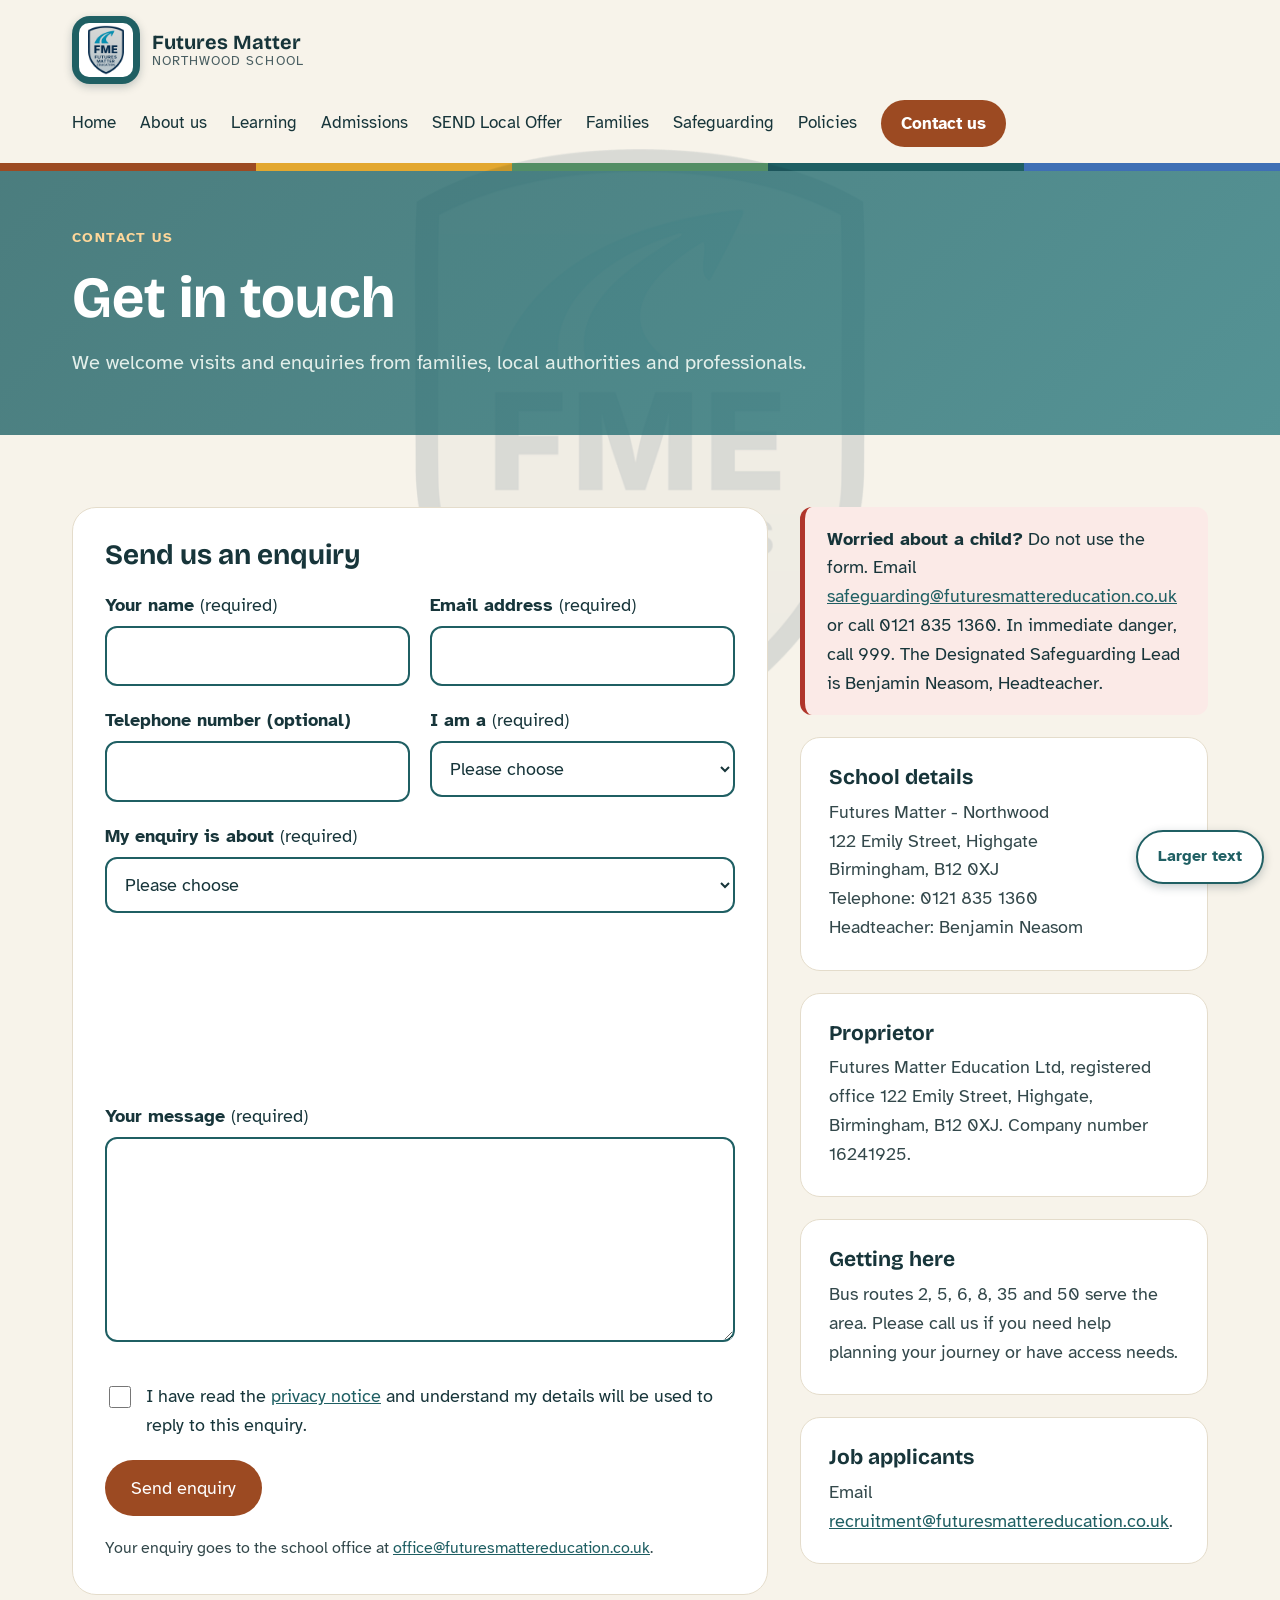
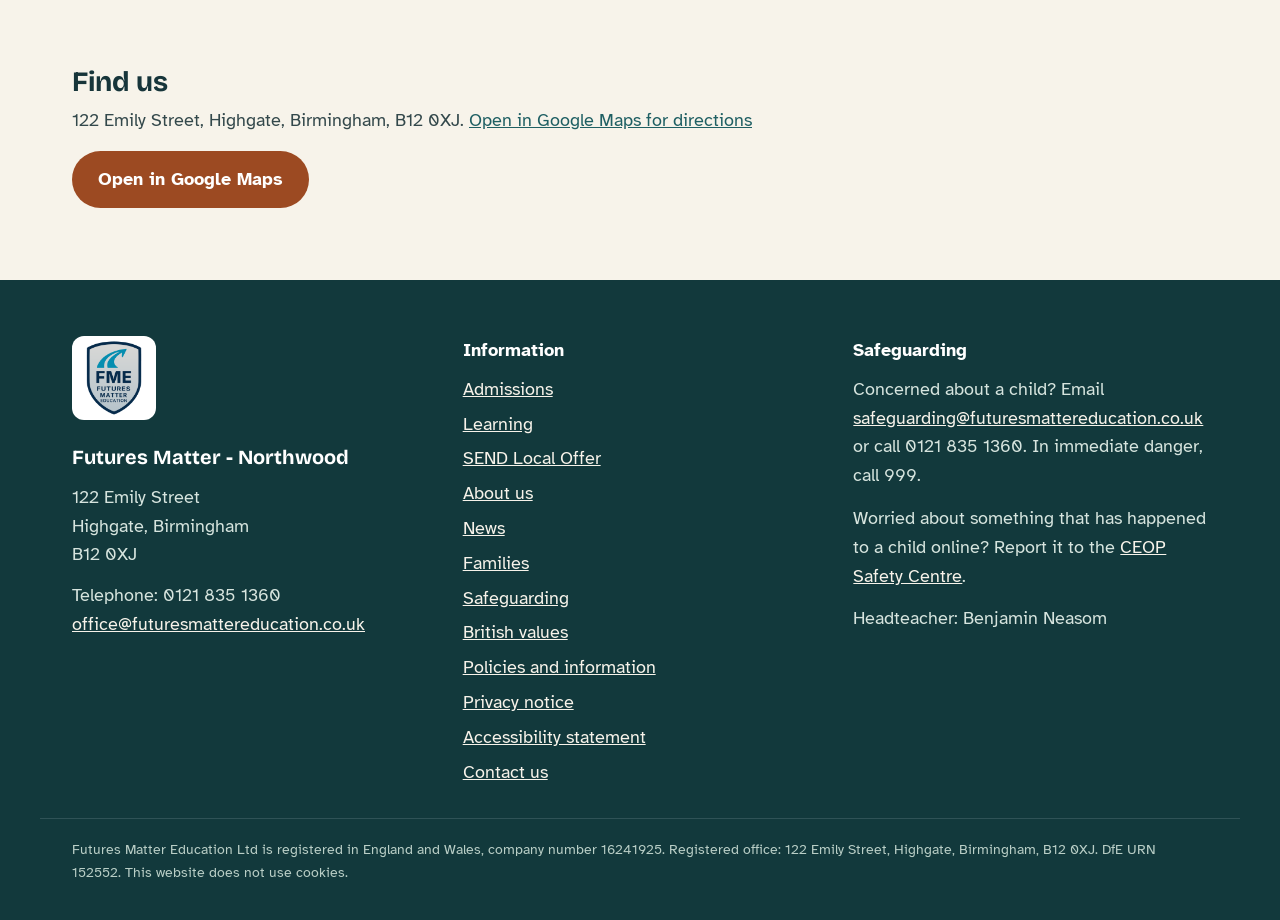
<file: contact.html>
<!doctype html>
<html lang="en-GB">
  <head>
    <meta charset="utf-8" />
    <meta name="viewport" content="width=device-width,initial-scale=1" />
    <title>Contact us | Futures Matter Northwood</title>
    <meta
      name="description"
      content="Contact Futures Matter Northwood by enquiry form, email or telephone."
    />
    <link rel="preconnect" href="https://fonts.googleapis.com" />
    <link rel="preconnect" href="https://fonts.gstatic.com" crossorigin />
    <link
      rel="stylesheet"
      href="https://fonts.googleapis.com/css2?family=Atkinson+Hyperlegible:wght@400;700&family=Bricolage+Grotesque:wght@500;700&display=swap"
    />
    <link rel="icon" href="resources/icons/favicon.ico" sizes="any" />
    <link
      rel="icon"
      type="image/png"
      sizes="32x32"
      href="resources/icons/favicon-32.png"
    />
    <link rel="apple-touch-icon" href="resources/Icons/apple-touch-icon.png" />
    <link rel="stylesheet" href="resources/styles/site.css" />
    <link rel="stylesheet" href="resources/styles/contact.css" />
    <script src="resources/scripts/script.js" defer></script>
  </head>
  <body>
    <a class="skip-link" href="#main">Skip to main content</a>
    <header class="site-header">
      <div class="w header-inner block-row-13">
        <a class="link-text-ink-row" href="index.html"
          ><span class="label-teal-row-2"
            ><img
              alt=""
              class="image-white-2"
              height="56"
              src="resources/icons/icon-512.png"
              width="56" /></span
          ><span class="label-stack-2"
            ><span class="label-md-2">Futures Matter</span
            ><span class="label-text-soft-sm">Northwood School</span></span
          ></a
        >
        <button
          aria-controls="site-nav"
          aria-expanded="false"
          class="nav-toggle"
          type="button"
        >
          Menu
        </button>
        <nav aria-label="Main" class="site-nav nav-md-row" id="site-nav">
          <a class="link-text-ink" href="index.html">Home</a
          ><a class="link-text-ink" href="about.html">About us</a
          ><a class="link-text-ink" href="learning.html">Learning</a
          ><a class="link-text-ink" href="admissions.html">Admissions</a
          ><a class="link-text-ink" href="send-local-offer.html"
            >SEND Local Offer</a
          ><a class="link-text-ink" href="families.html">Families</a
          ><a class="link-text-ink" href="safeguarding.html">Safeguarding</a
          ><a class="link-text-ink" href="policies.html">Policies</a
          ><a
            aria-current="page"
            class="link-accent-text-white"
            href="contact.html"
            >Contact us</a
          >
        </nav>
      </div>
    </header>
    <div class="bar" aria-hidden="true"></div>
    <main id="main" tabindex="-1">
      <section class="section-gradient">
        <div class="w block-stack-17">
          <p class="eyebrow para-text-gold-pale">Contact us</p>
          <h1 class="heading-text-white">Get in touch</h1>
          <p class="para-text-hero-text-md-2">
            We welcome visits and enquiries from families, local authorities and
            professionals.
          </p>
        </div>
      </section>
      <section class="sec">
        <div class="w block-row-10">
          <div class="block-flex-4">
            <section class="section-stack">
              <form class="form-white-stack" id="enquiry-form" novalidate="">
                <h2 class="heading-lg-6">Send us an enquiry</h2>
                <div class="block-row-9">
                  <div class="block-stack-19">
                    <label class="link-font-weight" for="f-name"
                      >Your name
                      <span class="label-font-weight">(required)</span></label
                    ><input
                      autocomplete="name"
                      class="field-white-md-2"
                      id="f-name"
                      name="name"
                      required=""
                      type="text"
                    />
                  </div>
                  <div class="block-stack-19">
                    <label class="link-font-weight" for="f-email"
                      >Email address
                      <span class="label-font-weight">(required)</span></label
                    ><input
                      autocomplete="email"
                      class="field-white-md-2"
                      id="f-email"
                      name="email"
                      required=""
                      type="email"
                    />
                  </div>
                </div>
                <div class="block-row-9">
                  <div class="block-stack-19">
                    <label class="link-font-weight" for="f-phone"
                      >Telephone number (optional)</label
                    ><input
                      autocomplete="tel"
                      class="field-white-md-2"
                      id="f-phone"
                      name="phone"
                      type="tel"
                    />
                  </div>
                  <div class="block-stack-19">
                    <label class="link-font-weight" for="f-role"
                      >I am a
                      <span class="label-font-weight">(required)</span></label
                    ><select
                      class="field-white-md-2"
                      id="f-role"
                      name="role"
                      required=""
                    >
                      <option value="">Please choose</option>
                      <option>Parent or carer</option>
                      <option>Pupil or young person</option>
                      <option>Local authority or placing officer</option>
                      <option>Social worker or other professional</option>
                      <option>Current school</option>
                      <option>Prospective member of staff</option>
                      <option>Supplier or visitor</option>
                      <option>Other</option>
                    </select>
                  </div>
                </div>
                <div class="block-stack-19">
                  <label class="link-font-weight" for="f-topic"
                    >My enquiry is about
                    <span class="label-font-weight">(required)</span></label
                  ><select
                    class="field-white-md-2"
                    id="f-topic"
                    name="topic"
                    required=""
                  >
                    <option value="">Please choose</option>
                    <option>Admissions or a referral</option>
                    <option>Arranging a visit</option>
                    <option>Our Local Offer or SEND provision</option>
                    <option>A current pupil</option>
                    <option>A copy of a policy or document</option>
                    <option>Accessibility or another format</option>
                    <option>Complaints</option>
                    <option>Privacy or my personal data</option>
                    <option>Something else</option>
                  </select>
                </div>
                <div class="block-stack-19">
                  <label class="link-font-weight" for="f-msg"
                    >Your message
                    <span class="label-font-weight">(required)</span></label
                  ><textarea
                    class="field-white-md-2"
                    id="f-msg"
                    name="message"
                    required=""
                    rows="6"
                  ></textarea>
                </div>
                <div class="block-row-16">
                  <input
                    class="field-width-height"
                    id="f-consent"
                    name="consent"
                    required=""
                    type="checkbox"
                  /><label for="f-consent"
                    >I have read the
                    <a href="privacy.html">privacy notice</a> and understand my
                    details will be used to reply to this enquiry.</label
                  >
                </div>
                <p
                  class="para-text-red-dark"
                  hidden=""
                  id="f-error"
                  role="alert"
                ></p>
                <p class="block-margin">
                  <button class="btn button-border-font" type="submit">
                    Send enquiry
                  </button>
                </p>
                <p class="label-text-muted-md">
                  Your enquiry goes to the school office at
                  <a href="mailto:office@futuresmattereducation.co.uk"
                    >office@futuresmattereducation.co.uk</a
                  >.
                </p>
              </form>
              <div
                class="block-white-edge-teal-stack"
                hidden=""
                id="f-result"
                tabindex="-1"
              >
                <h3>Your enquiry is ready to send</h3>
                <p>
                  Open it in your email app, or copy the text and email it to
                  <a href="mailto:office@futuresmattereducation.co.uk"
                    >office@futuresmattereducation.co.uk</a
                  >.
                </p>
                <p class="para-row">
                  <a class="btn" href="#" id="f-mailto">Open in email</a
                  ><button
                    class="btn2 button-font-cursor"
                    id="f-copy"
                    type="button"
                  >
                    Copy enquiry</button
                  ><button
                    class="btn2 button-font-cursor"
                    id="f-edit"
                    type="button"
                  >
                    Edit enquiry
                  </button>
                </p>
                <label class="link-font-weight" for="f-preview"
                  >Your enquiry text</label
                >
                <textarea
                  class="field-white-md-2"
                  id="f-preview"
                  readonly=""
                  rows="8"
                ></textarea>
                <p aria-live="polite" class="para-md-10" id="f-hint"></p>
              </div>
            </section>
          </div>
          <div class="block-flex">
            <div class="block-stack-12">
              <div class="note block-red-wash">
                <strong>Worried about a child?</strong> Do not use the form.
                Email
                <a
                  class="para-overflow-wrap"
                  href="mailto:safeguarding@futuresmattereducation.co.uk"
                  >safeguarding@futuresmattereducation.co.uk</a
                >
                or call 0121 835 1360. In immediate danger, call 999. The
                Designated Safeguarding Lead is Benjamin Neasom, Headteacher.
              </div>
              <div class="card">
                <h3>School details</h3>
                <p class="muted para-margin-top-3">
                  Futures Matter - Northwood<br />122 Emily Street, Highgate<br />Birmingham,
                  B12 0XJ<br />Telephone: 0121 835 1360<br />Headteacher:
                  Benjamin Neasom
                </p>
              </div>
              <div class="card">
                <h3>Proprietor</h3>
                <p class="muted para-margin-top-3">
                  Futures Matter Education Ltd, registered office 122 Emily
                  Street, Highgate, Birmingham, B12 0XJ. Company number
                  16241925.
                </p>
              </div>
              <div class="card">
                <h3>Getting here</h3>
                <p class="muted para-margin-top-3">
                  Bus routes 2, 5, 6, 8, 35 and 50 serve the area. Please call
                  us if you need help planning your journey or have access
                  needs.
                </p>
              </div>
              <div class="card">
                <h3>Job applicants</h3>
                <p class="muted para-margin-top-3">
                  Email
                  <a
                    class="para-overflow-wrap"
                    href="mailto:recruitment@futuresmattereducation.co.uk"
                    >recruitment@futuresmattereducation.co.uk</a
                  >.
                </p>
              </div>
            </div>
          </div>
        </div>
      </section>
      <section class="sec section-padding-top">
        <div class="w">
          <h2 class="heading-lg-11">Find us</h2>
          <p class="muted para-margin-bottom">
            122 Emily Street, Highgate, Birmingham, B12 0XJ.
            <a
              href="https://www.google.com/maps/search/?api=1&amp;query=122+Emily+Street+Highgate+Birmingham+B12+0XJ"
              rel="noopener"
              target="_blank"
              >Open in Google Maps for directions</a
            >
          </p>
          <a
            class="btn"
            href="https://www.google.com/maps/search/?api=1&amp;query=122+Emily+Street+Highgate+Birmingham+B12+0XJ"
            rel="noopener"
            target="_blank"
            >Open in Google Maps</a
          >
        </div>
      </section>
    </main>
    <footer class="site-footer">
      <div class="w block-grid-2">
        <div>
          <img
            alt="Futures Matter Education"
            class="image-white"
            decoding="async"
            src="resources/icons/icon-512.png"
          />
          <p class="para-md-11">Futures Matter - Northwood</p>
          <p class="para-text-mist-3">
            122 Emily Street<br />Highgate, Birmingham<br />B12 0XJ
          </p>
          <p class="para-text-mist-2">
            Telephone: 0121 835 1360<br /><a
              class="link-text-cream-2"
              href="mailto:office@futuresmattereducation.co.uk"
              >office@futuresmattereducation.co.uk</a
            >
          </p>
        </div>
        <div>
          <p class="para-margin-font-weight">Information</p>
          <ul class="list-stack-2">
            <li>
              <a class="link-text-cream-3" href="admissions.html">Admissions</a>
            </li>
            <li>
              <a class="link-text-cream-3" href="learning.html">Learning</a>
            </li>
            <li>
              <a class="link-text-cream-3" href="send-local-offer.html"
                >SEND Local Offer</a
              >
            </li>
            <li><a class="link-text-cream-3" href="about.html">About us</a></li>
            <li><a class="link-text-cream-3" href="news.html">News</a></li>
            <li>
              <a class="link-text-cream-3" href="families.html">Families</a>
            </li>
            <li>
              <a class="link-text-cream-3" href="safeguarding.html"
                >Safeguarding</a
              >
            </li>
            <li>
              <a class="link-text-cream-3" href="british-values.html"
                >British values</a
              >
            </li>
            <li>
              <a class="link-text-cream-3" href="policies.html"
                >Policies and information</a
              >
            </li>
            <li>
              <a class="link-text-cream-3" href="privacy.html"
                >Privacy notice</a
              >
            </li>
            <li>
              <a class="link-text-cream-3" href="accessibility.html"
                >Accessibility statement</a
              >
            </li>
            <li>
              <a class="link-text-cream-3" href="contact.html">Contact us</a>
            </li>
          </ul>
        </div>
        <div>
          <p class="para-margin-font-weight">Safeguarding</p>
          <p class="para-text-mist-4">
            Concerned about a child? Email
            <a
              class="link-text-cream-3"
              href="mailto:safeguarding@futuresmattereducation.co.uk"
              >safeguarding@futuresmattereducation.co.uk</a
            >
            or call 0121 835 1360. In immediate danger, call 999.
          </p>
          <p class="para-text-mist">
            Worried about something that has happened to a child online? Report
            it to the
            <a
              class="link-text-cream-3"
              href="https://www.ceop.police.uk/safety-centre/"
              rel="noopener"
              target="_blank"
              >CEOP Safety Centre</a
            >.
          </p>
          <p class="para-text-mist">Headteacher: Benjamin Neasom</p>
        </div>
      </div>
      <div class="w block-text-mist-dark-edge-teal-dark-sm">
        Futures Matter Education Ltd is registered in England and Wales, company
        number 16241925. Registered office: 122 Emily Street, Highgate,
        Birmingham, B12 0XJ. DfE URN 152552. This website does not use cookies.
      </div>
    </footer>

    <button
      type="button"
      class="a11y-toggle"
      id="a11y-toggle"
      aria-pressed="false"
    >
      Larger text
    </button>
  </body>
</html>
</file>
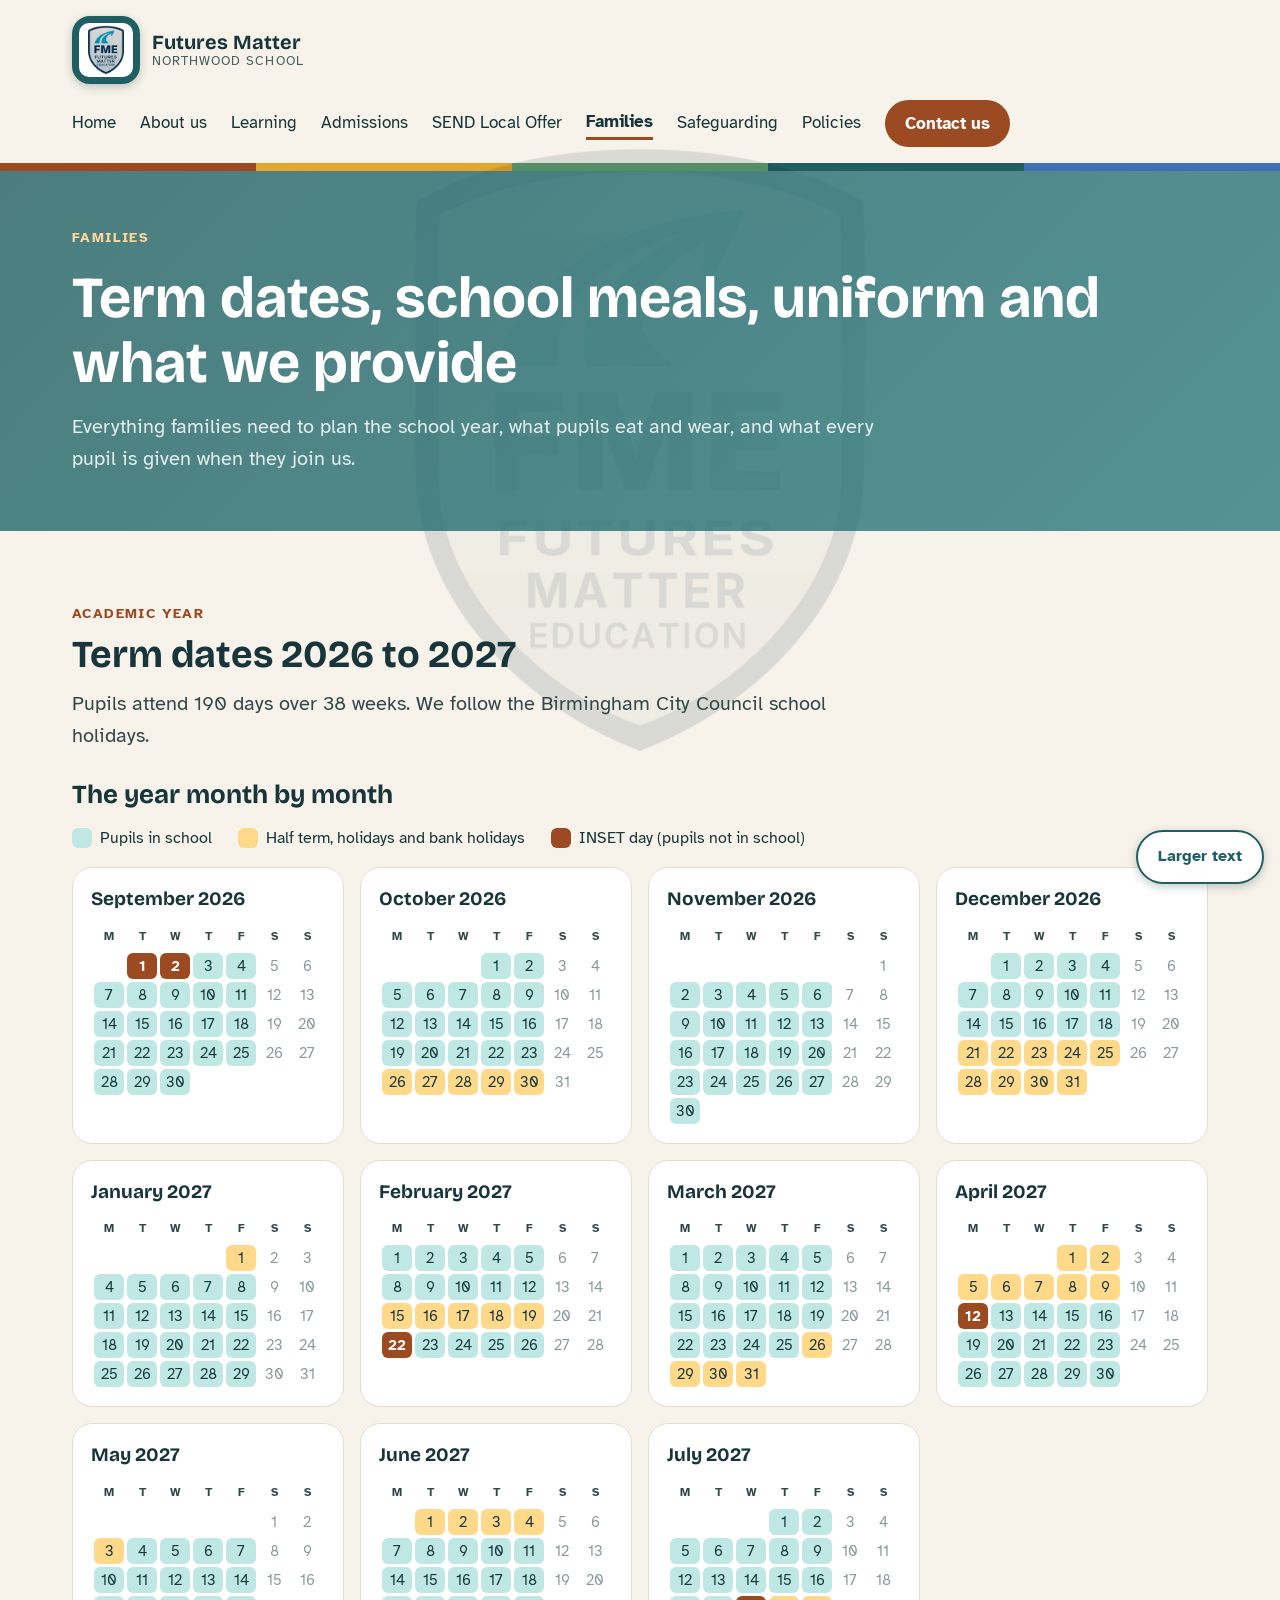
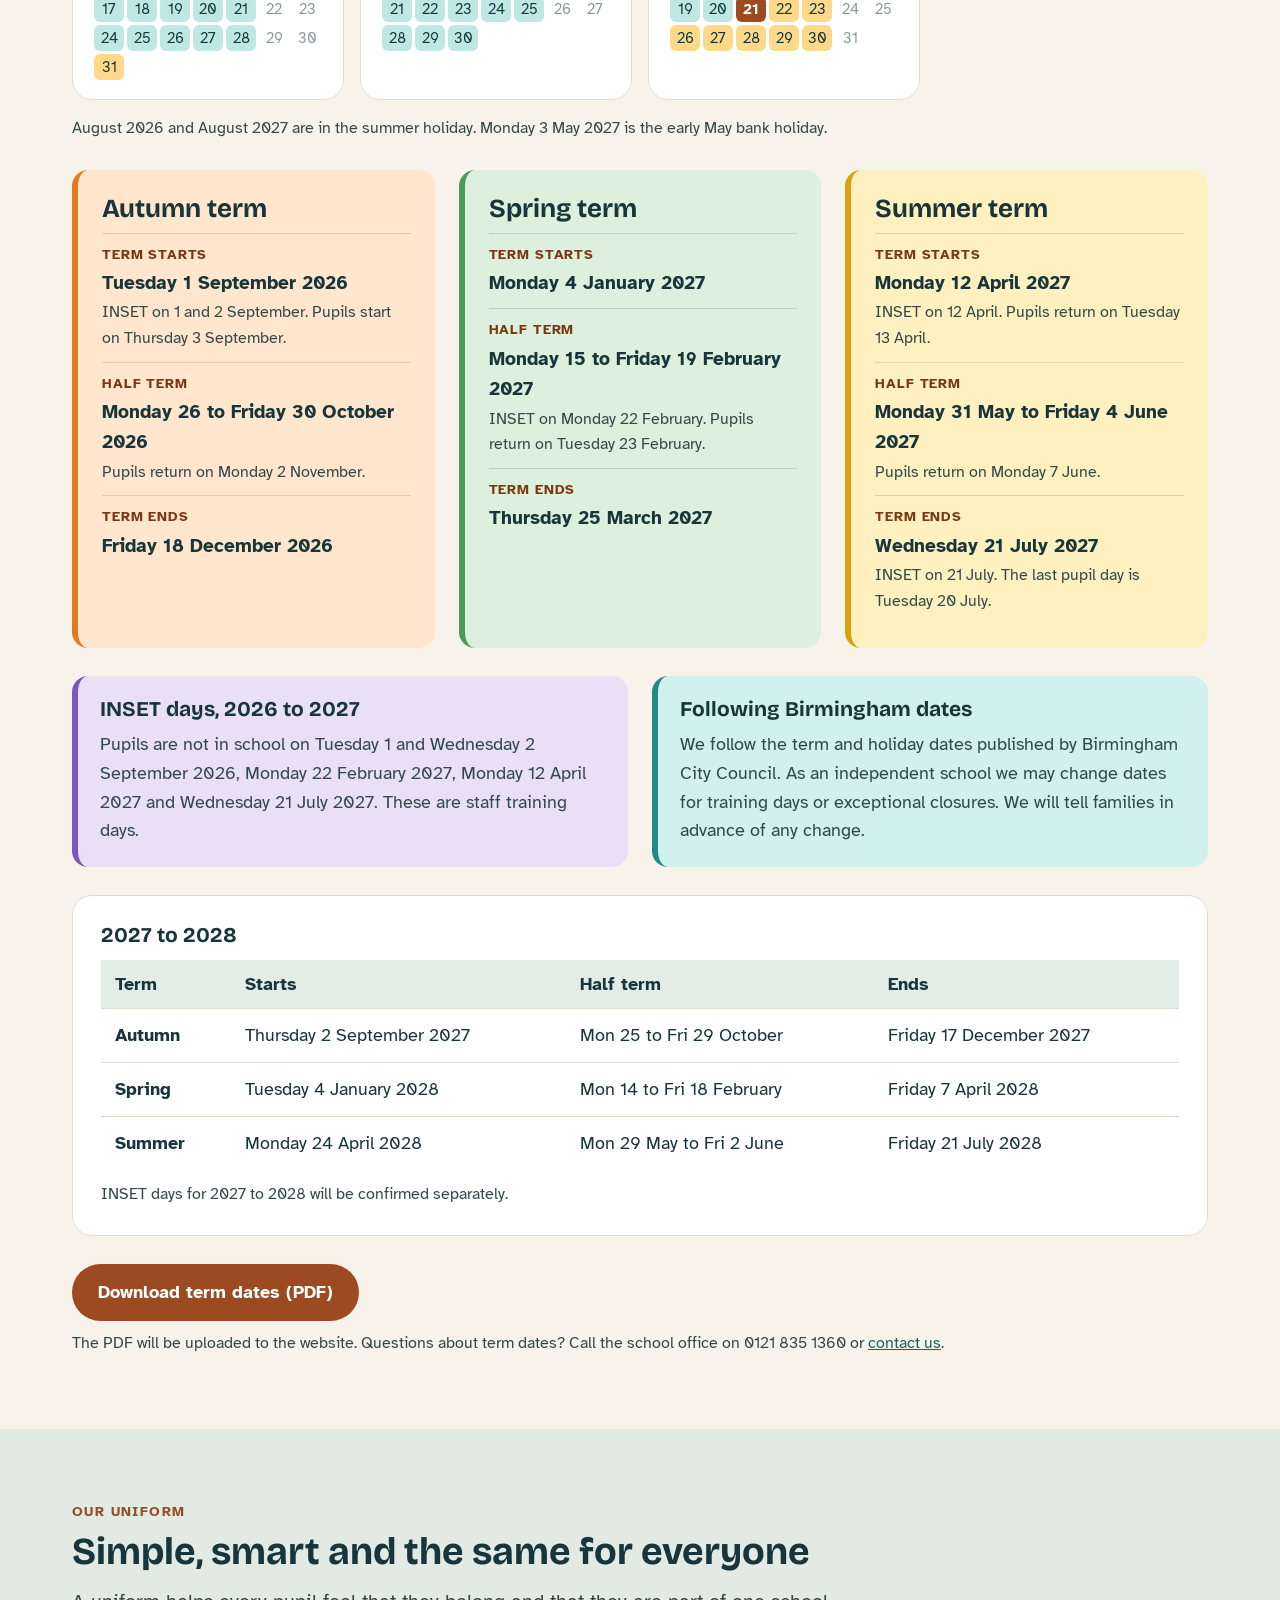
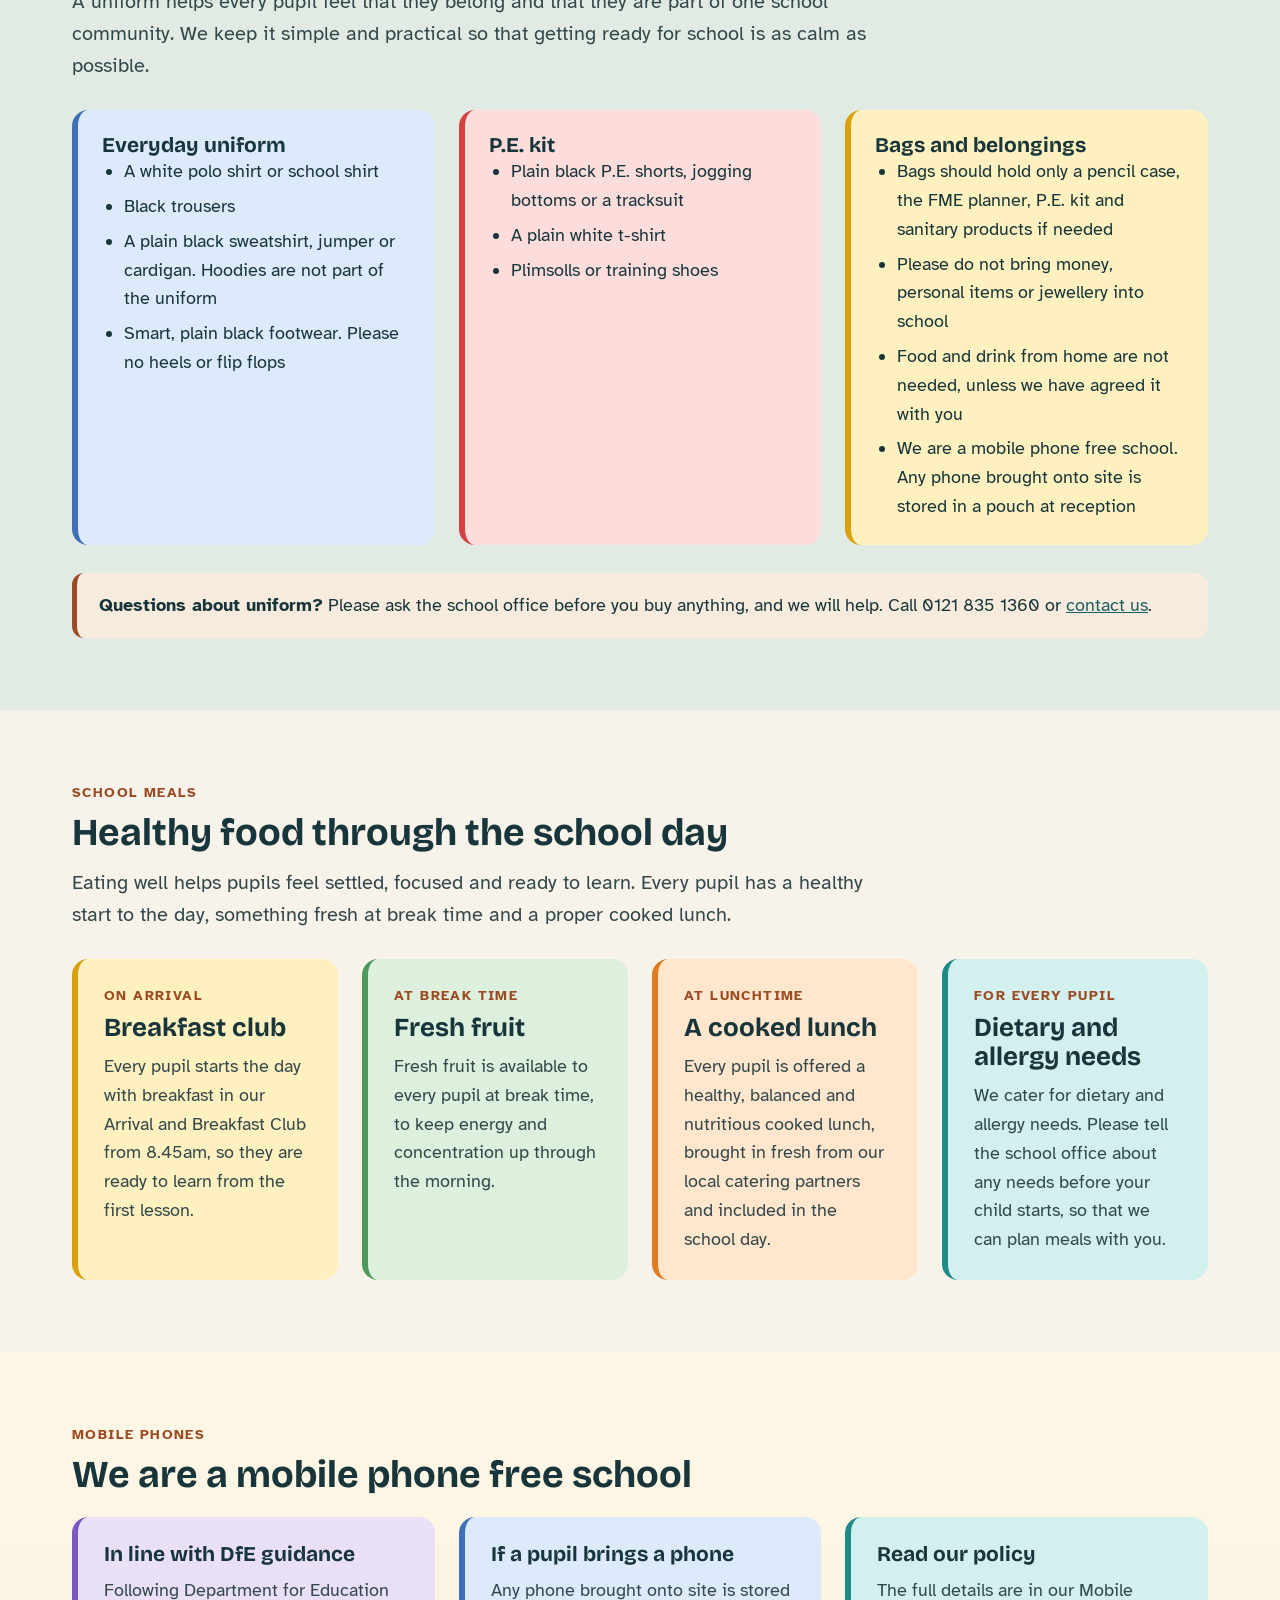
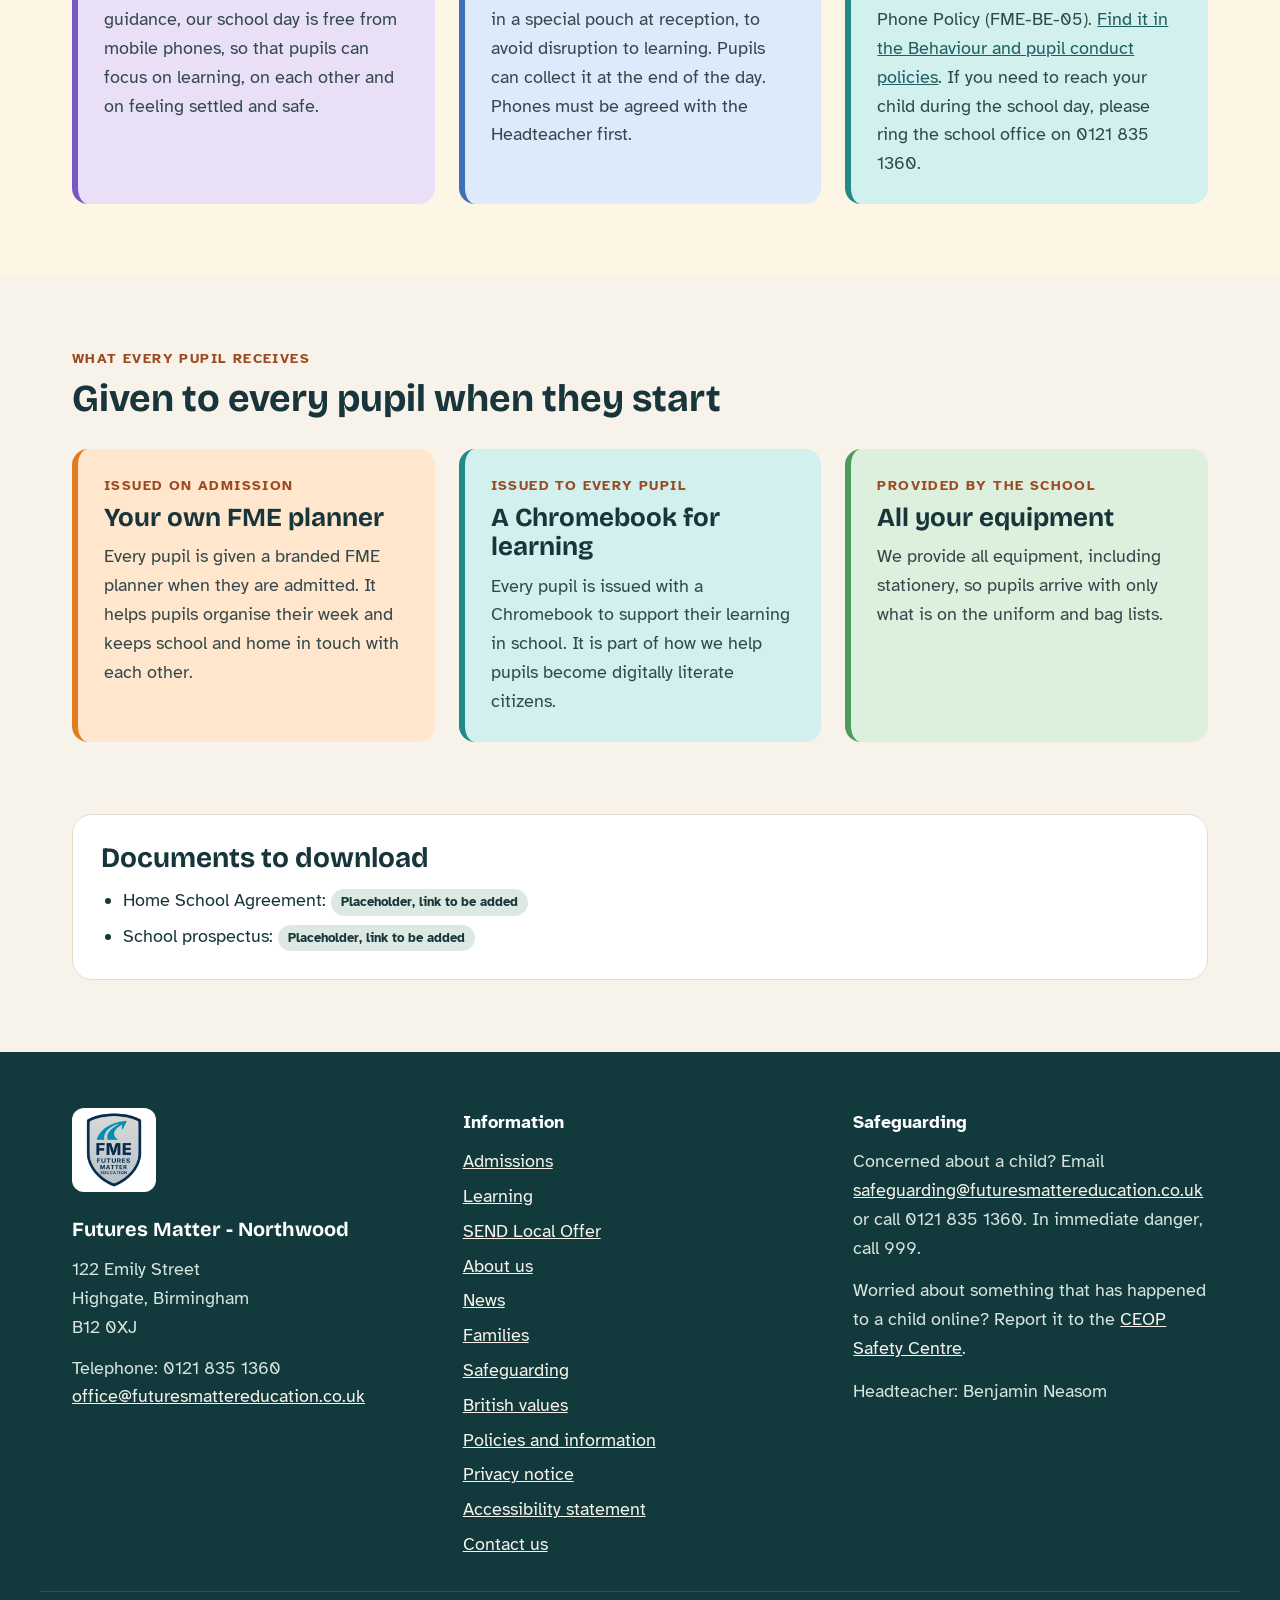
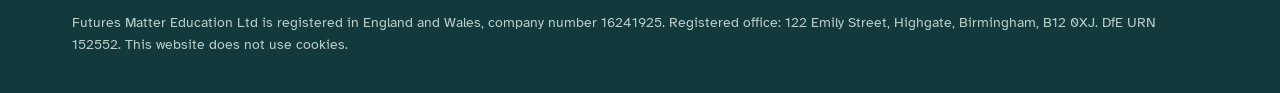
<file: families.html>
<!doctype html>
<html lang="en-GB">
  <head>
    <meta charset="utf-8" />
    <meta name="viewport" content="width=device-width,initial-scale=1" />
    <title>Families | Futures Matter Northwood</title>
    <meta
      name="description"
      content="Information for families, including term dates, year group information and how to get involved."
    />
    <link rel="preconnect" href="https://fonts.googleapis.com" />
    <link rel="preconnect" href="https://fonts.gstatic.com" crossorigin />
    <link
      rel="stylesheet"
      href="https://fonts.googleapis.com/css2?family=Atkinson+Hyperlegible:wght@400;700&family=Bricolage+Grotesque:wght@500;700&display=swap"
    />
    <link rel="icon" href="resources/icons/favicon.ico" sizes="any" />
    <link
      rel="icon"
      type="image/png"
      sizes="32x32"
      href="resources/icons/favicon-32.png"
    />
    <link rel="apple-touch-icon" href="resources/Icons/apple-touch-icon.png" />
    <link rel="stylesheet" href="resources/styles/site.css" />
    <link rel="stylesheet" href="resources/styles/families.css" />
    <script src="resources/scripts/script.js" defer></script>
  </head>
  <body>
    <a class="skip-link" href="#main">Skip to main content</a>
    <header class="site-header">
      <div class="w header-inner block-row-13">
        <a class="link-text-ink-row" href="index.html"
          ><span class="label-teal-row-2"
            ><img
              alt=""
              class="image-white-2"
              height="56"
              src="resources/icons/icon-512.png"
              width="56" /></span
          ><span class="label-stack-2"
            ><span class="label-md-2">Futures Matter</span
            ><span class="label-text-soft-sm">Northwood School</span></span
          ></a
        >
        <button
          aria-controls="site-nav"
          aria-expanded="false"
          class="nav-toggle"
          type="button"
        >
          Menu
        </button>
        <nav aria-label="Main" class="site-nav nav-md-row" id="site-nav">
          <a class="link-text-ink" href="index.html">Home</a
          ><a class="link-text-ink" href="about.html">About us</a
          ><a class="link-text-ink" href="learning.html">Learning</a
          ><a class="link-text-ink" href="admissions.html">Admissions</a
          ><a class="link-text-ink" href="send-local-offer.html"
            >SEND Local Offer</a
          ><a
            aria-current="page"
            class="link-text-ink-edge-accent"
            href="families.html"
            >Families</a
          ><a class="link-text-ink" href="safeguarding.html">Safeguarding</a
          ><a class="link-text-ink" href="policies.html">Policies</a
          ><a class="link-accent-text-white" href="contact.html">Contact us</a>
        </nav>
      </div>
    </header>
    <div class="bar" aria-hidden="true"></div>
    <main id="main" tabindex="-1">
      <section class="section-gradient">
        <div class="w block-stack-17">
          <p class="eyebrow para-text-gold-pale">Families</p>
          <h1 class="heading-text-white">
            Term dates, school meals, uniform and what we provide
          </h1>
          <p class="para-text-hero-text-md-2">
            Everything families need to plan the school year, what pupils eat
            and wear, and what every pupil is given when they join us.
          </p>
        </div>
      </section>
      <section class="sec">
        <div class="w block-stack-5">
          <div>
            <p class="eyebrow">Academic year</p>
            <h2 class="para-margin-top-3">Term dates 2026 to 2027</h2>
            <p class="lead para-margin-top">
              Pupils attend 190 days over 38 weeks. We follow the Birmingham
              City Council school holidays.
            </p>
          </div>
          <div class="block-stack-7">
            <h3 class="heading-lg-3">The year month by month</h3>
            <div class="block-md-row">
              <span class="label-align-items-gap"
                ><span class="label-aqua-light"></span>Pupils in school</span
              ><span class="label-align-items-gap"
                ><span class="label-gold-light"></span>Half term, holidays and
                bank holidays</span
              ><span class="label-align-items-gap"
                ><span class="label-accent"></span>INSET day (pupils not in
                school)</span
              >
            </div>
            <div class="block-grid-5">
              <div class="card block-padding-5">
                <h4 class="heading-md">September 2026</h4>
                <table class="table-sm-centred">
                  <thead>
                    <tr>
                      <th class="cell-text-muted-sm" scope="col">M</th>
                      <th class="cell-text-muted-sm" scope="col">T</th>
                      <th class="cell-text-muted-sm" scope="col">W</th>
                      <th class="cell-text-muted-sm" scope="col">T</th>
                      <th class="cell-text-muted-sm" scope="col">F</th>
                      <th class="cell-text-muted-sm" scope="col">S</th>
                      <th class="cell-text-muted-sm" scope="col">S</th>
                    </tr>
                  </thead>
                  <tbody>
                    <tr>
                      <td></td>
                      <td class="cell-accent-text-white">1</td>
                      <td class="cell-accent-text-white">2</td>
                      <td class="cell-aqua-light-text-footer">3</td>
                      <td class="cell-aqua-light-text-footer">4</td>
                      <td class="cell-text-grey">5</td>
                      <td class="cell-text-grey">6</td>
                    </tr>
                    <tr>
                      <td class="cell-aqua-light-text-footer">7</td>
                      <td class="cell-aqua-light-text-footer">8</td>
                      <td class="cell-aqua-light-text-footer">9</td>
                      <td class="cell-aqua-light-text-footer">10</td>
                      <td class="cell-aqua-light-text-footer">11</td>
                      <td class="cell-text-grey">12</td>
                      <td class="cell-text-grey">13</td>
                    </tr>
                    <tr>
                      <td class="cell-aqua-light-text-footer">14</td>
                      <td class="cell-aqua-light-text-footer">15</td>
                      <td class="cell-aqua-light-text-footer">16</td>
                      <td class="cell-aqua-light-text-footer">17</td>
                      <td class="cell-aqua-light-text-footer">18</td>
                      <td class="cell-text-grey">19</td>
                      <td class="cell-text-grey">20</td>
                    </tr>
                    <tr>
                      <td class="cell-aqua-light-text-footer">21</td>
                      <td class="cell-aqua-light-text-footer">22</td>
                      <td class="cell-aqua-light-text-footer">23</td>
                      <td class="cell-aqua-light-text-footer">24</td>
                      <td class="cell-aqua-light-text-footer">25</td>
                      <td class="cell-text-grey">26</td>
                      <td class="cell-text-grey">27</td>
                    </tr>
                    <tr>
                      <td class="cell-aqua-light-text-footer">28</td>
                      <td class="cell-aqua-light-text-footer">29</td>
                      <td class="cell-aqua-light-text-footer">30</td>
                      <td></td>
                      <td></td>
                      <td></td>
                      <td></td>
                    </tr>
                  </tbody>
                </table>
              </div>
              <div class="card block-padding-5">
                <h4 class="heading-md">October 2026</h4>
                <table class="table-sm-centred">
                  <thead>
                    <tr>
                      <th class="cell-text-muted-sm" scope="col">M</th>
                      <th class="cell-text-muted-sm" scope="col">T</th>
                      <th class="cell-text-muted-sm" scope="col">W</th>
                      <th class="cell-text-muted-sm" scope="col">T</th>
                      <th class="cell-text-muted-sm" scope="col">F</th>
                      <th class="cell-text-muted-sm" scope="col">S</th>
                      <th class="cell-text-muted-sm" scope="col">S</th>
                    </tr>
                  </thead>
                  <tbody>
                    <tr>
                      <td></td>
                      <td></td>
                      <td></td>
                      <td class="cell-aqua-light-text-footer">1</td>
                      <td class="cell-aqua-light-text-footer">2</td>
                      <td class="cell-text-grey">3</td>
                      <td class="cell-text-grey">4</td>
                    </tr>
                    <tr>
                      <td class="cell-aqua-light-text-footer">5</td>
                      <td class="cell-aqua-light-text-footer">6</td>
                      <td class="cell-aqua-light-text-footer">7</td>
                      <td class="cell-aqua-light-text-footer">8</td>
                      <td class="cell-aqua-light-text-footer">9</td>
                      <td class="cell-text-grey">10</td>
                      <td class="cell-text-grey">11</td>
                    </tr>
                    <tr>
                      <td class="cell-aqua-light-text-footer">12</td>
                      <td class="cell-aqua-light-text-footer">13</td>
                      <td class="cell-aqua-light-text-footer">14</td>
                      <td class="cell-aqua-light-text-footer">15</td>
                      <td class="cell-aqua-light-text-footer">16</td>
                      <td class="cell-text-grey">17</td>
                      <td class="cell-text-grey">18</td>
                    </tr>
                    <tr>
                      <td class="cell-aqua-light-text-footer">19</td>
                      <td class="cell-aqua-light-text-footer">20</td>
                      <td class="cell-aqua-light-text-footer">21</td>
                      <td class="cell-aqua-light-text-footer">22</td>
                      <td class="cell-aqua-light-text-footer">23</td>
                      <td class="cell-text-grey">24</td>
                      <td class="cell-text-grey">25</td>
                    </tr>
                    <tr>
                      <td class="cell-gold-light-text-ink">26</td>
                      <td class="cell-gold-light-text-ink">27</td>
                      <td class="cell-gold-light-text-ink">28</td>
                      <td class="cell-gold-light-text-ink">29</td>
                      <td class="cell-gold-light-text-ink">30</td>
                      <td class="cell-text-grey">31</td>
                      <td></td>
                    </tr>
                  </tbody>
                </table>
              </div>
              <div class="card block-padding-5">
                <h4 class="heading-md">November 2026</h4>
                <table class="table-sm-centred">
                  <thead>
                    <tr>
                      <th class="cell-text-muted-sm" scope="col">M</th>
                      <th class="cell-text-muted-sm" scope="col">T</th>
                      <th class="cell-text-muted-sm" scope="col">W</th>
                      <th class="cell-text-muted-sm" scope="col">T</th>
                      <th class="cell-text-muted-sm" scope="col">F</th>
                      <th class="cell-text-muted-sm" scope="col">S</th>
                      <th class="cell-text-muted-sm" scope="col">S</th>
                    </tr>
                  </thead>
                  <tbody>
                    <tr>
                      <td></td>
                      <td></td>
                      <td></td>
                      <td></td>
                      <td></td>
                      <td></td>
                      <td class="cell-text-grey">1</td>
                    </tr>
                    <tr>
                      <td class="cell-aqua-light-text-footer">2</td>
                      <td class="cell-aqua-light-text-footer">3</td>
                      <td class="cell-aqua-light-text-footer">4</td>
                      <td class="cell-aqua-light-text-footer">5</td>
                      <td class="cell-aqua-light-text-footer">6</td>
                      <td class="cell-text-grey">7</td>
                      <td class="cell-text-grey">8</td>
                    </tr>
                    <tr>
                      <td class="cell-aqua-light-text-footer">9</td>
                      <td class="cell-aqua-light-text-footer">10</td>
                      <td class="cell-aqua-light-text-footer">11</td>
                      <td class="cell-aqua-light-text-footer">12</td>
                      <td class="cell-aqua-light-text-footer">13</td>
                      <td class="cell-text-grey">14</td>
                      <td class="cell-text-grey">15</td>
                    </tr>
                    <tr>
                      <td class="cell-aqua-light-text-footer">16</td>
                      <td class="cell-aqua-light-text-footer">17</td>
                      <td class="cell-aqua-light-text-footer">18</td>
                      <td class="cell-aqua-light-text-footer">19</td>
                      <td class="cell-aqua-light-text-footer">20</td>
                      <td class="cell-text-grey">21</td>
                      <td class="cell-text-grey">22</td>
                    </tr>
                    <tr>
                      <td class="cell-aqua-light-text-footer">23</td>
                      <td class="cell-aqua-light-text-footer">24</td>
                      <td class="cell-aqua-light-text-footer">25</td>
                      <td class="cell-aqua-light-text-footer">26</td>
                      <td class="cell-aqua-light-text-footer">27</td>
                      <td class="cell-text-grey">28</td>
                      <td class="cell-text-grey">29</td>
                    </tr>
                    <tr>
                      <td class="cell-aqua-light-text-footer">30</td>
                      <td></td>
                      <td></td>
                      <td></td>
                      <td></td>
                      <td></td>
                      <td></td>
                    </tr>
                  </tbody>
                </table>
              </div>
              <div class="card block-padding-5">
                <h4 class="heading-md">December 2026</h4>
                <table class="table-sm-centred">
                  <thead>
                    <tr>
                      <th class="cell-text-muted-sm" scope="col">M</th>
                      <th class="cell-text-muted-sm" scope="col">T</th>
                      <th class="cell-text-muted-sm" scope="col">W</th>
                      <th class="cell-text-muted-sm" scope="col">T</th>
                      <th class="cell-text-muted-sm" scope="col">F</th>
                      <th class="cell-text-muted-sm" scope="col">S</th>
                      <th class="cell-text-muted-sm" scope="col">S</th>
                    </tr>
                  </thead>
                  <tbody>
                    <tr>
                      <td></td>
                      <td class="cell-aqua-light-text-footer">1</td>
                      <td class="cell-aqua-light-text-footer">2</td>
                      <td class="cell-aqua-light-text-footer">3</td>
                      <td class="cell-aqua-light-text-footer">4</td>
                      <td class="cell-text-grey">5</td>
                      <td class="cell-text-grey">6</td>
                    </tr>
                    <tr>
                      <td class="cell-aqua-light-text-footer">7</td>
                      <td class="cell-aqua-light-text-footer">8</td>
                      <td class="cell-aqua-light-text-footer">9</td>
                      <td class="cell-aqua-light-text-footer">10</td>
                      <td class="cell-aqua-light-text-footer">11</td>
                      <td class="cell-text-grey">12</td>
                      <td class="cell-text-grey">13</td>
                    </tr>
                    <tr>
                      <td class="cell-aqua-light-text-footer">14</td>
                      <td class="cell-aqua-light-text-footer">15</td>
                      <td class="cell-aqua-light-text-footer">16</td>
                      <td class="cell-aqua-light-text-footer">17</td>
                      <td class="cell-aqua-light-text-footer">18</td>
                      <td class="cell-text-grey">19</td>
                      <td class="cell-text-grey">20</td>
                    </tr>
                    <tr>
                      <td class="cell-gold-light-text-ink">21</td>
                      <td class="cell-gold-light-text-ink">22</td>
                      <td class="cell-gold-light-text-ink">23</td>
                      <td class="cell-gold-light-text-ink">24</td>
                      <td class="cell-gold-light-text-ink">25</td>
                      <td class="cell-text-grey">26</td>
                      <td class="cell-text-grey">27</td>
                    </tr>
                    <tr>
                      <td class="cell-gold-light-text-ink">28</td>
                      <td class="cell-gold-light-text-ink">29</td>
                      <td class="cell-gold-light-text-ink">30</td>
                      <td class="cell-gold-light-text-ink">31</td>
                      <td></td>
                      <td></td>
                      <td></td>
                    </tr>
                  </tbody>
                </table>
              </div>
              <div class="card block-padding-5">
                <h4 class="heading-md">January 2027</h4>
                <table class="table-sm-centred">
                  <thead>
                    <tr>
                      <th class="cell-text-muted-sm" scope="col">M</th>
                      <th class="cell-text-muted-sm" scope="col">T</th>
                      <th class="cell-text-muted-sm" scope="col">W</th>
                      <th class="cell-text-muted-sm" scope="col">T</th>
                      <th class="cell-text-muted-sm" scope="col">F</th>
                      <th class="cell-text-muted-sm" scope="col">S</th>
                      <th class="cell-text-muted-sm" scope="col">S</th>
                    </tr>
                  </thead>
                  <tbody>
                    <tr>
                      <td></td>
                      <td></td>
                      <td></td>
                      <td></td>
                      <td class="cell-gold-light-text-ink">1</td>
                      <td class="cell-text-grey">2</td>
                      <td class="cell-text-grey">3</td>
                    </tr>
                    <tr>
                      <td class="cell-aqua-light-text-footer">4</td>
                      <td class="cell-aqua-light-text-footer">5</td>
                      <td class="cell-aqua-light-text-footer">6</td>
                      <td class="cell-aqua-light-text-footer">7</td>
                      <td class="cell-aqua-light-text-footer">8</td>
                      <td class="cell-text-grey">9</td>
                      <td class="cell-text-grey">10</td>
                    </tr>
                    <tr>
                      <td class="cell-aqua-light-text-footer">11</td>
                      <td class="cell-aqua-light-text-footer">12</td>
                      <td class="cell-aqua-light-text-footer">13</td>
                      <td class="cell-aqua-light-text-footer">14</td>
                      <td class="cell-aqua-light-text-footer">15</td>
                      <td class="cell-text-grey">16</td>
                      <td class="cell-text-grey">17</td>
                    </tr>
                    <tr>
                      <td class="cell-aqua-light-text-footer">18</td>
                      <td class="cell-aqua-light-text-footer">19</td>
                      <td class="cell-aqua-light-text-footer">20</td>
                      <td class="cell-aqua-light-text-footer">21</td>
                      <td class="cell-aqua-light-text-footer">22</td>
                      <td class="cell-text-grey">23</td>
                      <td class="cell-text-grey">24</td>
                    </tr>
                    <tr>
                      <td class="cell-aqua-light-text-footer">25</td>
                      <td class="cell-aqua-light-text-footer">26</td>
                      <td class="cell-aqua-light-text-footer">27</td>
                      <td class="cell-aqua-light-text-footer">28</td>
                      <td class="cell-aqua-light-text-footer">29</td>
                      <td class="cell-text-grey">30</td>
                      <td class="cell-text-grey">31</td>
                    </tr>
                  </tbody>
                </table>
              </div>
              <div class="card block-padding-5">
                <h4 class="heading-md">February 2027</h4>
                <table class="table-sm-centred">
                  <thead>
                    <tr>
                      <th class="cell-text-muted-sm" scope="col">M</th>
                      <th class="cell-text-muted-sm" scope="col">T</th>
                      <th class="cell-text-muted-sm" scope="col">W</th>
                      <th class="cell-text-muted-sm" scope="col">T</th>
                      <th class="cell-text-muted-sm" scope="col">F</th>
                      <th class="cell-text-muted-sm" scope="col">S</th>
                      <th class="cell-text-muted-sm" scope="col">S</th>
                    </tr>
                  </thead>
                  <tbody>
                    <tr>
                      <td class="cell-aqua-light-text-footer">1</td>
                      <td class="cell-aqua-light-text-footer">2</td>
                      <td class="cell-aqua-light-text-footer">3</td>
                      <td class="cell-aqua-light-text-footer">4</td>
                      <td class="cell-aqua-light-text-footer">5</td>
                      <td class="cell-text-grey">6</td>
                      <td class="cell-text-grey">7</td>
                    </tr>
                    <tr>
                      <td class="cell-aqua-light-text-footer">8</td>
                      <td class="cell-aqua-light-text-footer">9</td>
                      <td class="cell-aqua-light-text-footer">10</td>
                      <td class="cell-aqua-light-text-footer">11</td>
                      <td class="cell-aqua-light-text-footer">12</td>
                      <td class="cell-text-grey">13</td>
                      <td class="cell-text-grey">14</td>
                    </tr>
                    <tr>
                      <td class="cell-gold-light-text-ink">15</td>
                      <td class="cell-gold-light-text-ink">16</td>
                      <td class="cell-gold-light-text-ink">17</td>
                      <td class="cell-gold-light-text-ink">18</td>
                      <td class="cell-gold-light-text-ink">19</td>
                      <td class="cell-text-grey">20</td>
                      <td class="cell-text-grey">21</td>
                    </tr>
                    <tr>
                      <td class="cell-accent-text-white">22</td>
                      <td class="cell-aqua-light-text-footer">23</td>
                      <td class="cell-aqua-light-text-footer">24</td>
                      <td class="cell-aqua-light-text-footer">25</td>
                      <td class="cell-aqua-light-text-footer">26</td>
                      <td class="cell-text-grey">27</td>
                      <td class="cell-text-grey">28</td>
                    </tr>
                  </tbody>
                </table>
              </div>
              <div class="card block-padding-5">
                <h4 class="heading-md">March 2027</h4>
                <table class="table-sm-centred">
                  <thead>
                    <tr>
                      <th class="cell-text-muted-sm" scope="col">M</th>
                      <th class="cell-text-muted-sm" scope="col">T</th>
                      <th class="cell-text-muted-sm" scope="col">W</th>
                      <th class="cell-text-muted-sm" scope="col">T</th>
                      <th class="cell-text-muted-sm" scope="col">F</th>
                      <th class="cell-text-muted-sm" scope="col">S</th>
                      <th class="cell-text-muted-sm" scope="col">S</th>
                    </tr>
                  </thead>
                  <tbody>
                    <tr>
                      <td class="cell-aqua-light-text-footer">1</td>
                      <td class="cell-aqua-light-text-footer">2</td>
                      <td class="cell-aqua-light-text-footer">3</td>
                      <td class="cell-aqua-light-text-footer">4</td>
                      <td class="cell-aqua-light-text-footer">5</td>
                      <td class="cell-text-grey">6</td>
                      <td class="cell-text-grey">7</td>
                    </tr>
                    <tr>
                      <td class="cell-aqua-light-text-footer">8</td>
                      <td class="cell-aqua-light-text-footer">9</td>
                      <td class="cell-aqua-light-text-footer">10</td>
                      <td class="cell-aqua-light-text-footer">11</td>
                      <td class="cell-aqua-light-text-footer">12</td>
                      <td class="cell-text-grey">13</td>
                      <td class="cell-text-grey">14</td>
                    </tr>
                    <tr>
                      <td class="cell-aqua-light-text-footer">15</td>
                      <td class="cell-aqua-light-text-footer">16</td>
                      <td class="cell-aqua-light-text-footer">17</td>
                      <td class="cell-aqua-light-text-footer">18</td>
                      <td class="cell-aqua-light-text-footer">19</td>
                      <td class="cell-text-grey">20</td>
                      <td class="cell-text-grey">21</td>
                    </tr>
                    <tr>
                      <td class="cell-aqua-light-text-footer">22</td>
                      <td class="cell-aqua-light-text-footer">23</td>
                      <td class="cell-aqua-light-text-footer">24</td>
                      <td class="cell-aqua-light-text-footer">25</td>
                      <td class="cell-gold-light-text-ink">26</td>
                      <td class="cell-text-grey">27</td>
                      <td class="cell-text-grey">28</td>
                    </tr>
                    <tr>
                      <td class="cell-gold-light-text-ink">29</td>
                      <td class="cell-gold-light-text-ink">30</td>
                      <td class="cell-gold-light-text-ink">31</td>
                      <td></td>
                      <td></td>
                      <td></td>
                      <td></td>
                    </tr>
                  </tbody>
                </table>
              </div>
              <div class="card block-padding-5">
                <h4 class="heading-md">April 2027</h4>
                <table class="table-sm-centred">
                  <thead>
                    <tr>
                      <th class="cell-text-muted-sm" scope="col">M</th>
                      <th class="cell-text-muted-sm" scope="col">T</th>
                      <th class="cell-text-muted-sm" scope="col">W</th>
                      <th class="cell-text-muted-sm" scope="col">T</th>
                      <th class="cell-text-muted-sm" scope="col">F</th>
                      <th class="cell-text-muted-sm" scope="col">S</th>
                      <th class="cell-text-muted-sm" scope="col">S</th>
                    </tr>
                  </thead>
                  <tbody>
                    <tr>
                      <td></td>
                      <td></td>
                      <td></td>
                      <td class="cell-gold-light-text-ink">1</td>
                      <td class="cell-gold-light-text-ink">2</td>
                      <td class="cell-text-grey">3</td>
                      <td class="cell-text-grey">4</td>
                    </tr>
                    <tr>
                      <td class="cell-gold-light-text-ink">5</td>
                      <td class="cell-gold-light-text-ink">6</td>
                      <td class="cell-gold-light-text-ink">7</td>
                      <td class="cell-gold-light-text-ink">8</td>
                      <td class="cell-gold-light-text-ink">9</td>
                      <td class="cell-text-grey">10</td>
                      <td class="cell-text-grey">11</td>
                    </tr>
                    <tr>
                      <td class="cell-accent-text-white">12</td>
                      <td class="cell-aqua-light-text-footer">13</td>
                      <td class="cell-aqua-light-text-footer">14</td>
                      <td class="cell-aqua-light-text-footer">15</td>
                      <td class="cell-aqua-light-text-footer">16</td>
                      <td class="cell-text-grey">17</td>
                      <td class="cell-text-grey">18</td>
                    </tr>
                    <tr>
                      <td class="cell-aqua-light-text-footer">19</td>
                      <td class="cell-aqua-light-text-footer">20</td>
                      <td class="cell-aqua-light-text-footer">21</td>
                      <td class="cell-aqua-light-text-footer">22</td>
                      <td class="cell-aqua-light-text-footer">23</td>
                      <td class="cell-text-grey">24</td>
                      <td class="cell-text-grey">25</td>
                    </tr>
                    <tr>
                      <td class="cell-aqua-light-text-footer">26</td>
                      <td class="cell-aqua-light-text-footer">27</td>
                      <td class="cell-aqua-light-text-footer">28</td>
                      <td class="cell-aqua-light-text-footer">29</td>
                      <td class="cell-aqua-light-text-footer">30</td>
                      <td></td>
                      <td></td>
                    </tr>
                  </tbody>
                </table>
              </div>
              <div class="card block-padding-5">
                <h4 class="heading-md">May 2027</h4>
                <table class="table-sm-centred">
                  <thead>
                    <tr>
                      <th class="cell-text-muted-sm" scope="col">M</th>
                      <th class="cell-text-muted-sm" scope="col">T</th>
                      <th class="cell-text-muted-sm" scope="col">W</th>
                      <th class="cell-text-muted-sm" scope="col">T</th>
                      <th class="cell-text-muted-sm" scope="col">F</th>
                      <th class="cell-text-muted-sm" scope="col">S</th>
                      <th class="cell-text-muted-sm" scope="col">S</th>
                    </tr>
                  </thead>
                  <tbody>
                    <tr>
                      <td></td>
                      <td></td>
                      <td></td>
                      <td></td>
                      <td></td>
                      <td class="cell-text-grey">1</td>
                      <td class="cell-text-grey">2</td>
                    </tr>
                    <tr>
                      <td class="cell-gold-light-text-ink">3</td>
                      <td class="cell-aqua-light-text-footer">4</td>
                      <td class="cell-aqua-light-text-footer">5</td>
                      <td class="cell-aqua-light-text-footer">6</td>
                      <td class="cell-aqua-light-text-footer">7</td>
                      <td class="cell-text-grey">8</td>
                      <td class="cell-text-grey">9</td>
                    </tr>
                    <tr>
                      <td class="cell-aqua-light-text-footer">10</td>
                      <td class="cell-aqua-light-text-footer">11</td>
                      <td class="cell-aqua-light-text-footer">12</td>
                      <td class="cell-aqua-light-text-footer">13</td>
                      <td class="cell-aqua-light-text-footer">14</td>
                      <td class="cell-text-grey">15</td>
                      <td class="cell-text-grey">16</td>
                    </tr>
                    <tr>
                      <td class="cell-aqua-light-text-footer">17</td>
                      <td class="cell-aqua-light-text-footer">18</td>
                      <td class="cell-aqua-light-text-footer">19</td>
                      <td class="cell-aqua-light-text-footer">20</td>
                      <td class="cell-aqua-light-text-footer">21</td>
                      <td class="cell-text-grey">22</td>
                      <td class="cell-text-grey">23</td>
                    </tr>
                    <tr>
                      <td class="cell-aqua-light-text-footer">24</td>
                      <td class="cell-aqua-light-text-footer">25</td>
                      <td class="cell-aqua-light-text-footer">26</td>
                      <td class="cell-aqua-light-text-footer">27</td>
                      <td class="cell-aqua-light-text-footer">28</td>
                      <td class="cell-text-grey">29</td>
                      <td class="cell-text-grey">30</td>
                    </tr>
                    <tr>
                      <td class="cell-gold-light-text-ink">31</td>
                      <td></td>
                      <td></td>
                      <td></td>
                      <td></td>
                      <td></td>
                      <td></td>
                    </tr>
                  </tbody>
                </table>
              </div>
              <div class="card block-padding-5">
                <h4 class="heading-md">June 2027</h4>
                <table class="table-sm-centred">
                  <thead>
                    <tr>
                      <th class="cell-text-muted-sm" scope="col">M</th>
                      <th class="cell-text-muted-sm" scope="col">T</th>
                      <th class="cell-text-muted-sm" scope="col">W</th>
                      <th class="cell-text-muted-sm" scope="col">T</th>
                      <th class="cell-text-muted-sm" scope="col">F</th>
                      <th class="cell-text-muted-sm" scope="col">S</th>
                      <th class="cell-text-muted-sm" scope="col">S</th>
                    </tr>
                  </thead>
                  <tbody>
                    <tr>
                      <td></td>
                      <td class="cell-gold-light-text-ink">1</td>
                      <td class="cell-gold-light-text-ink">2</td>
                      <td class="cell-gold-light-text-ink">3</td>
                      <td class="cell-gold-light-text-ink">4</td>
                      <td class="cell-text-grey">5</td>
                      <td class="cell-text-grey">6</td>
                    </tr>
                    <tr>
                      <td class="cell-aqua-light-text-footer">7</td>
                      <td class="cell-aqua-light-text-footer">8</td>
                      <td class="cell-aqua-light-text-footer">9</td>
                      <td class="cell-aqua-light-text-footer">10</td>
                      <td class="cell-aqua-light-text-footer">11</td>
                      <td class="cell-text-grey">12</td>
                      <td class="cell-text-grey">13</td>
                    </tr>
                    <tr>
                      <td class="cell-aqua-light-text-footer">14</td>
                      <td class="cell-aqua-light-text-footer">15</td>
                      <td class="cell-aqua-light-text-footer">16</td>
                      <td class="cell-aqua-light-text-footer">17</td>
                      <td class="cell-aqua-light-text-footer">18</td>
                      <td class="cell-text-grey">19</td>
                      <td class="cell-text-grey">20</td>
                    </tr>
                    <tr>
                      <td class="cell-aqua-light-text-footer">21</td>
                      <td class="cell-aqua-light-text-footer">22</td>
                      <td class="cell-aqua-light-text-footer">23</td>
                      <td class="cell-aqua-light-text-footer">24</td>
                      <td class="cell-aqua-light-text-footer">25</td>
                      <td class="cell-text-grey">26</td>
                      <td class="cell-text-grey">27</td>
                    </tr>
                    <tr>
                      <td class="cell-aqua-light-text-footer">28</td>
                      <td class="cell-aqua-light-text-footer">29</td>
                      <td class="cell-aqua-light-text-footer">30</td>
                      <td></td>
                      <td></td>
                      <td></td>
                      <td></td>
                    </tr>
                  </tbody>
                </table>
              </div>
              <div class="card block-padding-5">
                <h4 class="heading-md">July 2027</h4>
                <table class="table-sm-centred">
                  <thead>
                    <tr>
                      <th class="cell-text-muted-sm" scope="col">M</th>
                      <th class="cell-text-muted-sm" scope="col">T</th>
                      <th class="cell-text-muted-sm" scope="col">W</th>
                      <th class="cell-text-muted-sm" scope="col">T</th>
                      <th class="cell-text-muted-sm" scope="col">F</th>
                      <th class="cell-text-muted-sm" scope="col">S</th>
                      <th class="cell-text-muted-sm" scope="col">S</th>
                    </tr>
                  </thead>
                  <tbody>
                    <tr>
                      <td></td>
                      <td></td>
                      <td></td>
                      <td class="cell-aqua-light-text-footer">1</td>
                      <td class="cell-aqua-light-text-footer">2</td>
                      <td class="cell-text-grey">3</td>
                      <td class="cell-text-grey">4</td>
                    </tr>
                    <tr>
                      <td class="cell-aqua-light-text-footer">5</td>
                      <td class="cell-aqua-light-text-footer">6</td>
                      <td class="cell-aqua-light-text-footer">7</td>
                      <td class="cell-aqua-light-text-footer">8</td>
                      <td class="cell-aqua-light-text-footer">9</td>
                      <td class="cell-text-grey">10</td>
                      <td class="cell-text-grey">11</td>
                    </tr>
                    <tr>
                      <td class="cell-aqua-light-text-footer">12</td>
                      <td class="cell-aqua-light-text-footer">13</td>
                      <td class="cell-aqua-light-text-footer">14</td>
                      <td class="cell-aqua-light-text-footer">15</td>
                      <td class="cell-aqua-light-text-footer">16</td>
                      <td class="cell-text-grey">17</td>
                      <td class="cell-text-grey">18</td>
                    </tr>
                    <tr>
                      <td class="cell-aqua-light-text-footer">19</td>
                      <td class="cell-aqua-light-text-footer">20</td>
                      <td class="cell-accent-text-white">21</td>
                      <td class="cell-gold-light-text-ink">22</td>
                      <td class="cell-gold-light-text-ink">23</td>
                      <td class="cell-text-grey">24</td>
                      <td class="cell-text-grey">25</td>
                    </tr>
                    <tr>
                      <td class="cell-gold-light-text-ink">26</td>
                      <td class="cell-gold-light-text-ink">27</td>
                      <td class="cell-gold-light-text-ink">28</td>
                      <td class="cell-gold-light-text-ink">29</td>
                      <td class="cell-gold-light-text-ink">30</td>
                      <td class="cell-text-grey">31</td>
                      <td></td>
                    </tr>
                  </tbody>
                </table>
              </div>
            </div>
            <p class="muted para-md-12">
              August 2026 and August 2027 are in the summer holiday. Monday 3
              May 2027 is the early May bank holiday.
            </p>
          </div>
          <div class="grid block-grid-template-columns">
            <div class="tc t-orange block-padding">
              <h3 class="heading-lg-9">Autumn term</h3>
              <div class="block-edge-alpha-8-stack">
                <span class="label-text-brown-sm">Term starts</span
                ><span class="label-md-3">Tuesday 1 September 2026</span
                ><span class="label-text-muted-md"
                  >INSET on 1 and 2 September. Pupils start on Thursday 3
                  September.</span
                >
              </div>
              <div class="block-edge-alpha-8-stack">
                <span class="label-text-brown-sm">Half term</span
                ><span class="label-md-3"
                  >Monday 26 to Friday 30 October 2026</span
                ><span class="label-text-muted-md"
                  >Pupils return on Monday 2 November.</span
                >
              </div>
              <div class="block-edge-alpha-8-stack">
                <span class="label-text-brown-sm">Term ends</span
                ><span class="label-md-3">Friday 18 December 2026</span>
              </div>
            </div>
            <div class="tc t-green block-padding">
              <h3 class="heading-lg-9">Spring term</h3>
              <div class="block-edge-alpha-8-stack">
                <span class="label-text-brown-sm">Term starts</span
                ><span class="label-md-3">Monday 4 January 2027</span>
              </div>
              <div class="block-edge-alpha-8-stack">
                <span class="label-text-brown-sm">Half term</span
                ><span class="label-md-3"
                  >Monday 15 to Friday 19 February 2027</span
                ><span class="label-text-muted-md"
                  >INSET on Monday 22 February. Pupils return on Tuesday 23
                  February.</span
                >
              </div>
              <div class="block-edge-alpha-8-stack">
                <span class="label-text-brown-sm">Term ends</span
                ><span class="label-md-3">Thursday 25 March 2027</span>
              </div>
            </div>
            <div class="tc t-yellow block-padding">
              <h3 class="heading-lg-9">Summer term</h3>
              <div class="block-edge-alpha-8-stack">
                <span class="label-text-brown-sm">Term starts</span
                ><span class="label-md-3">Monday 12 April 2027</span
                ><span class="label-text-muted-md"
                  >INSET on 12 April. Pupils return on Tuesday 13 April.</span
                >
              </div>
              <div class="block-edge-alpha-8-stack">
                <span class="label-text-brown-sm">Half term</span
                ><span class="label-md-3"
                  >Monday 31 May to Friday 4 June 2027</span
                ><span class="label-text-muted-md"
                  >Pupils return on Monday 7 June.</span
                >
              </div>
              <div class="block-edge-alpha-8-stack">
                <span class="label-text-brown-sm">Term ends</span
                ><span class="label-md-3">Wednesday 21 July 2027</span
                ><span class="label-text-muted-md"
                  >INSET on 21 July. The last pupil day is Tuesday 20
                  July.</span
                >
              </div>
            </div>
          </div>
          <div class="grid block-grid-template-columns">
            <div class="tc t-purple">
              <h3>INSET days, 2026 to 2027</h3>
              <p class="para-text-muted-2">
                Pupils are not in school on Tuesday 1 and Wednesday 2 September
                2026, Monday 22 February 2027, Monday 12 April 2027 and
                Wednesday 21 July 2027. These are staff training days.
              </p>
            </div>
            <div class="tc t-teal">
              <h3>Following Birmingham dates</h3>
              <p class="para-text-muted-2">
                We follow the term and holiday dates published by Birmingham
                City Council. As an independent school we may change dates for
                training days or exceptional closures. We will tell families in
                advance of any change.
              </p>
            </div>
          </div>
          <div class="card block-overflow-x">
            <h3 class="heading-margin-bottom">2027 to 2028</h3>
            <table class="table-width-border-collapse">
              <thead>
                <tr>
                  <th class="cell-alpha-5" scope="col">Term</th>
                  <th class="cell-alpha-5" scope="col">Starts</th>
                  <th class="cell-alpha-5" scope="col">Half term</th>
                  <th class="cell-alpha-5" scope="col">Ends</th>
                </tr>
              </thead>
              <tbody>
                <tr>
                  <td class="cell-edge-line"><strong>Autumn</strong></td>
                  <td class="cell-edge-line">Thursday 2 September 2027</td>
                  <td class="cell-edge-line">Mon 25 to Fri 29 October</td>
                  <td class="cell-edge-line">Friday 17 December 2027</td>
                </tr>
                <tr>
                  <td class="cell-edge-line"><strong>Spring</strong></td>
                  <td class="cell-edge-line">Tuesday 4 January 2028</td>
                  <td class="cell-edge-line">Mon 14 to Fri 18 February</td>
                  <td class="cell-edge-line">Friday 7 April 2028</td>
                </tr>
                <tr>
                  <td class="cell-edge-line"><strong>Summer</strong></td>
                  <td class="cell-edge-line">Monday 24 April 2028</td>
                  <td class="cell-edge-line">Mon 29 May to Fri 2 June</td>
                  <td class="cell-edge-line">Friday 21 July 2028</td>
                </tr>
              </tbody>
            </table>
            <p class="muted para-md-8">
              INSET days for 2027 to 2028 will be confirmed separately.
            </p>
          </div>
          <div>
            <a class="btn" href="#">Download term dates (PDF)</a>
            <p class="muted para-md">
              The PDF will be uploaded to the website. Questions about term
              dates? Call the school office on 0121 835 1360 or
              <a href="contact.html">contact us</a>.
            </p>
          </div>
        </div>
      </section>
      <section class="sec section-alpha-5">
        <div class="w block-stack-5">
          <div>
            <p class="eyebrow">Our uniform</p>
            <h2 class="para-margin-top-3">
              Simple, smart and the same for everyone
            </h2>
            <p class="lead para-margin-top">
              A uniform helps every pupil feel that they belong and that they
              are part of one school community. We keep it simple and practical
              so that getting ready for school is as calm as possible.
            </p>
          </div>
          <div class="grid">
            <div class="tc t-blue block-padding">
              <h3>Everyday uniform</h3>
              <ul class="tick para-margin-top">
                <li>A white polo shirt or school shirt</li>
                <li>Black trousers</li>
                <li>
                  A plain black sweatshirt, jumper or cardigan. Hoodies are not
                  part of the uniform
                </li>
                <li>
                  Smart, plain black footwear. Please no heels or flip flops
                </li>
              </ul>
            </div>
            <div class="tc t-red block-padding">
              <h3>P.E. kit</h3>
              <ul class="tick para-margin-top">
                <li>Plain black P.E. shorts, jogging bottoms or a tracksuit</li>
                <li>A plain white t-shirt</li>
                <li>Plimsolls or training shoes</li>
              </ul>
            </div>
            <div class="tc t-yellow block-padding">
              <h3>Bags and belongings</h3>
              <ul class="tick para-margin-top">
                <li>
                  Bags should hold only a pencil case, the FME planner, P.E. kit
                  and sanitary products if needed
                </li>
                <li>
                  Please do not bring money, personal items or jewellery into
                  school
                </li>
                <li>
                  Food and drink from home are not needed, unless we have agreed
                  it with you
                </li>
                <li>
                  We are a mobile phone free school. Any phone brought onto site
                  is stored in a pouch at reception
                </li>
              </ul>
            </div>
          </div>
          <div class="note">
            <strong>Questions about uniform?</strong> Please ask the school
            office before you buy anything, and we will help. Call 0121 835 1360
            or <a href="contact.html">contact us</a>.
          </div>
        </div>
      </section>
      <section class="sec">
        <div class="w block-stack-5">
          <div>
            <p class="eyebrow">School meals</p>
            <h2 class="para-margin-top-3">
              Healthy food through the school day
            </h2>
            <p class="lead para-margin-top">
              Eating well helps pupils feel settled, focused and ready to learn.
              Every pupil has a healthy start to the day, something fresh at
              break time and a proper cooked lunch.
            </p>
          </div>
          <div class="grid">
            <div class="tc t-yellow block-padding-2">
              <p class="eyebrow">On arrival</p>
              <h3 class="heading-lg-10">Breakfast club</h3>
              <p class="para-text-muted">
                Every pupil starts the day with breakfast in our Arrival and
                Breakfast Club from 8.45am, so they are ready to learn from the
                first lesson.
              </p>
            </div>
            <div class="tc t-green block-padding-2">
              <p class="eyebrow">At break time</p>
              <h3 class="heading-lg-10">Fresh fruit</h3>
              <p class="para-text-muted">
                Fresh fruit is available to every pupil at break time, to keep
                energy and concentration up through the morning.
              </p>
            </div>
            <div class="tc t-orange block-padding-2">
              <p class="eyebrow">At lunchtime</p>
              <h3 class="heading-lg-10">A cooked lunch</h3>
              <p class="para-text-muted">
                Every pupil is offered a healthy, balanced and nutritious cooked
                lunch, brought in fresh from our local catering partners and
                included in the school day.
              </p>
            </div>
            <div class="tc t-teal block-padding-2">
              <p class="eyebrow">For every pupil</p>
              <h3 class="heading-lg-10">Dietary and allergy needs</h3>
              <p class="para-text-muted">
                We cater for dietary and allergy needs. Please tell the school
                office about any needs before your child starts, so that we can
                plan meals with you.
              </p>
            </div>
          </div>
        </div>
      </section>
      <section class="sec section-alpha-6">
        <div class="w block-stack-14">
          <div>
            <p class="eyebrow">Mobile phones</p>
            <h2 class="para-margin-top-3">We are a mobile phone free school</h2>
          </div>
          <div class="grid block-grid-template-columns">
            <div class="tc t-purple block-padding-2">
              <h3>In line with DfE guidance</h3>
              <p class="para-text-muted">
                Following Department for Education guidance, our school day is
                free from mobile phones, so that pupils can focus on learning,
                on each other and on feeling settled and safe.
              </p>
            </div>
            <div class="tc t-blue block-padding-2">
              <h3>If a pupil brings a phone</h3>
              <p class="para-text-muted">
                Any phone brought onto site is stored in a special pouch at
                reception, to avoid disruption to learning. Pupils can collect
                it at the end of the day. Phones must be agreed with the
                Headteacher first.
              </p>
            </div>
            <div class="tc t-teal block-padding-2">
              <h3>Read our policy</h3>
              <p class="para-text-muted">
                The full details are in our Mobile Phone Policy (FME-BE-05).
                <a href="policies.html#behaviour"
                  >Find it in the Behaviour and pupil conduct policies</a
                >. If you need to reach your child during the school day, please
                ring the school office on 0121 835 1360.
              </p>
            </div>
          </div>
        </div>
      </section>
      <section class="sec">
        <div class="w block-stack-5">
          <div>
            <p class="eyebrow">What every pupil receives</p>
            <h2 class="para-margin-top-3">
              Given to every pupil when they start
            </h2>
          </div>
          <div class="grid">
            <div class="tc t-orange block-padding-2">
              <p class="eyebrow">Issued on admission</p>
              <h3 class="heading-lg-10">Your own FME planner</h3>
              <p class="para-text-muted">
                Every pupil is given a branded FME planner when they are
                admitted. It helps pupils organise their week and keeps school
                and home in touch with each other.
              </p>
            </div>
            <div class="tc t-teal block-padding-2">
              <p class="eyebrow">Issued to every pupil</p>
              <h3 class="heading-lg-10">A Chromebook for learning</h3>
              <p class="para-text-muted">
                Every pupil is issued with a Chromebook to support their
                learning in school. It is part of how we help pupils become
                digitally literate citizens.
              </p>
            </div>
            <div class="tc t-green block-padding-2">
              <p class="eyebrow">Provided by the school</p>
              <h3 class="heading-lg-10">All your equipment</h3>
              <p class="para-text-muted">
                We provide all equipment, including stationery, so pupils arrive
                with only what is on the uniform and bag lists.
              </p>
            </div>
          </div>
        </div>
      </section>
      <section class="sec section-padding-top">
        <div class="w">
          <div class="card block-stack-15">
            <h2 class="heading-lg-6">Documents to download</h2>
            <ul class="list-stack">
              <li>
                Home School Agreement:
                <span class="pill">Placeholder, link to be added</span>
              </li>
              <li>
                School prospectus:
                <span class="pill">Placeholder, link to be added</span>
              </li>
            </ul>
          </div>
        </div>
      </section>
    </main>
    <footer class="site-footer">
      <div class="w block-grid-2">
        <div>
          <img
            alt="Futures Matter Education"
            class="image-white"
            decoding="async"
            src="resources/icons/icon-512.png"
          />
          <p class="para-md-11">Futures Matter - Northwood</p>
          <p class="para-text-mist-3">
            122 Emily Street<br />Highgate, Birmingham<br />B12 0XJ
          </p>
          <p class="para-text-mist-2">
            Telephone: 0121 835 1360<br /><a
              class="link-text-cream-2"
              href="mailto:office@futuresmattereducation.co.uk"
              >office@futuresmattereducation.co.uk</a
            >
          </p>
        </div>
        <div>
          <p class="para-margin-font-weight">Information</p>
          <ul class="list-stack-2">
            <li>
              <a class="link-text-cream-3" href="admissions.html">Admissions</a>
            </li>
            <li>
              <a class="link-text-cream-3" href="learning.html">Learning</a>
            </li>
            <li>
              <a class="link-text-cream-3" href="send-local-offer.html"
                >SEND Local Offer</a
              >
            </li>
            <li><a class="link-text-cream-3" href="about.html">About us</a></li>
            <li><a class="link-text-cream-3" href="news.html">News</a></li>
            <li>
              <a class="link-text-cream-3" href="families.html">Families</a>
            </li>
            <li>
              <a class="link-text-cream-3" href="safeguarding.html"
                >Safeguarding</a
              >
            </li>
            <li>
              <a class="link-text-cream-3" href="british-values.html"
                >British values</a
              >
            </li>
            <li>
              <a class="link-text-cream-3" href="policies.html"
                >Policies and information</a
              >
            </li>
            <li>
              <a class="link-text-cream-3" href="privacy.html"
                >Privacy notice</a
              >
            </li>
            <li>
              <a class="link-text-cream-3" href="accessibility.html"
                >Accessibility statement</a
              >
            </li>
            <li>
              <a class="link-text-cream-3" href="contact.html">Contact us</a>
            </li>
          </ul>
        </div>
        <div>
          <p class="para-margin-font-weight">Safeguarding</p>
          <p class="para-text-mist-4">
            Concerned about a child? Email
            <a
              class="link-text-cream-3"
              href="mailto:safeguarding@futuresmattereducation.co.uk"
              >safeguarding@futuresmattereducation.co.uk</a
            >
            or call 0121 835 1360. In immediate danger, call 999.
          </p>
          <p class="para-text-mist">
            Worried about something that has happened to a child online? Report
            it to the
            <a
              class="link-text-cream-3"
              href="https://www.ceop.police.uk/safety-centre/"
              rel="noopener"
              target="_blank"
              >CEOP Safety Centre</a
            >.
          </p>
          <p class="para-text-mist">Headteacher: Benjamin Neasom</p>
        </div>
      </div>
      <div class="w block-text-mist-dark-edge-teal-dark-sm">
        Futures Matter Education Ltd is registered in England and Wales, company
        number 16241925. Registered office: 122 Emily Street, Highgate,
        Birmingham, B12 0XJ. DfE URN 152552. This website does not use cookies.
      </div>
    </footer>

    <button
      type="button"
      class="a11y-toggle"
      id="a11y-toggle"
      aria-pressed="false"
    >
      Larger text
    </button>
  </body>
</html>
</file>
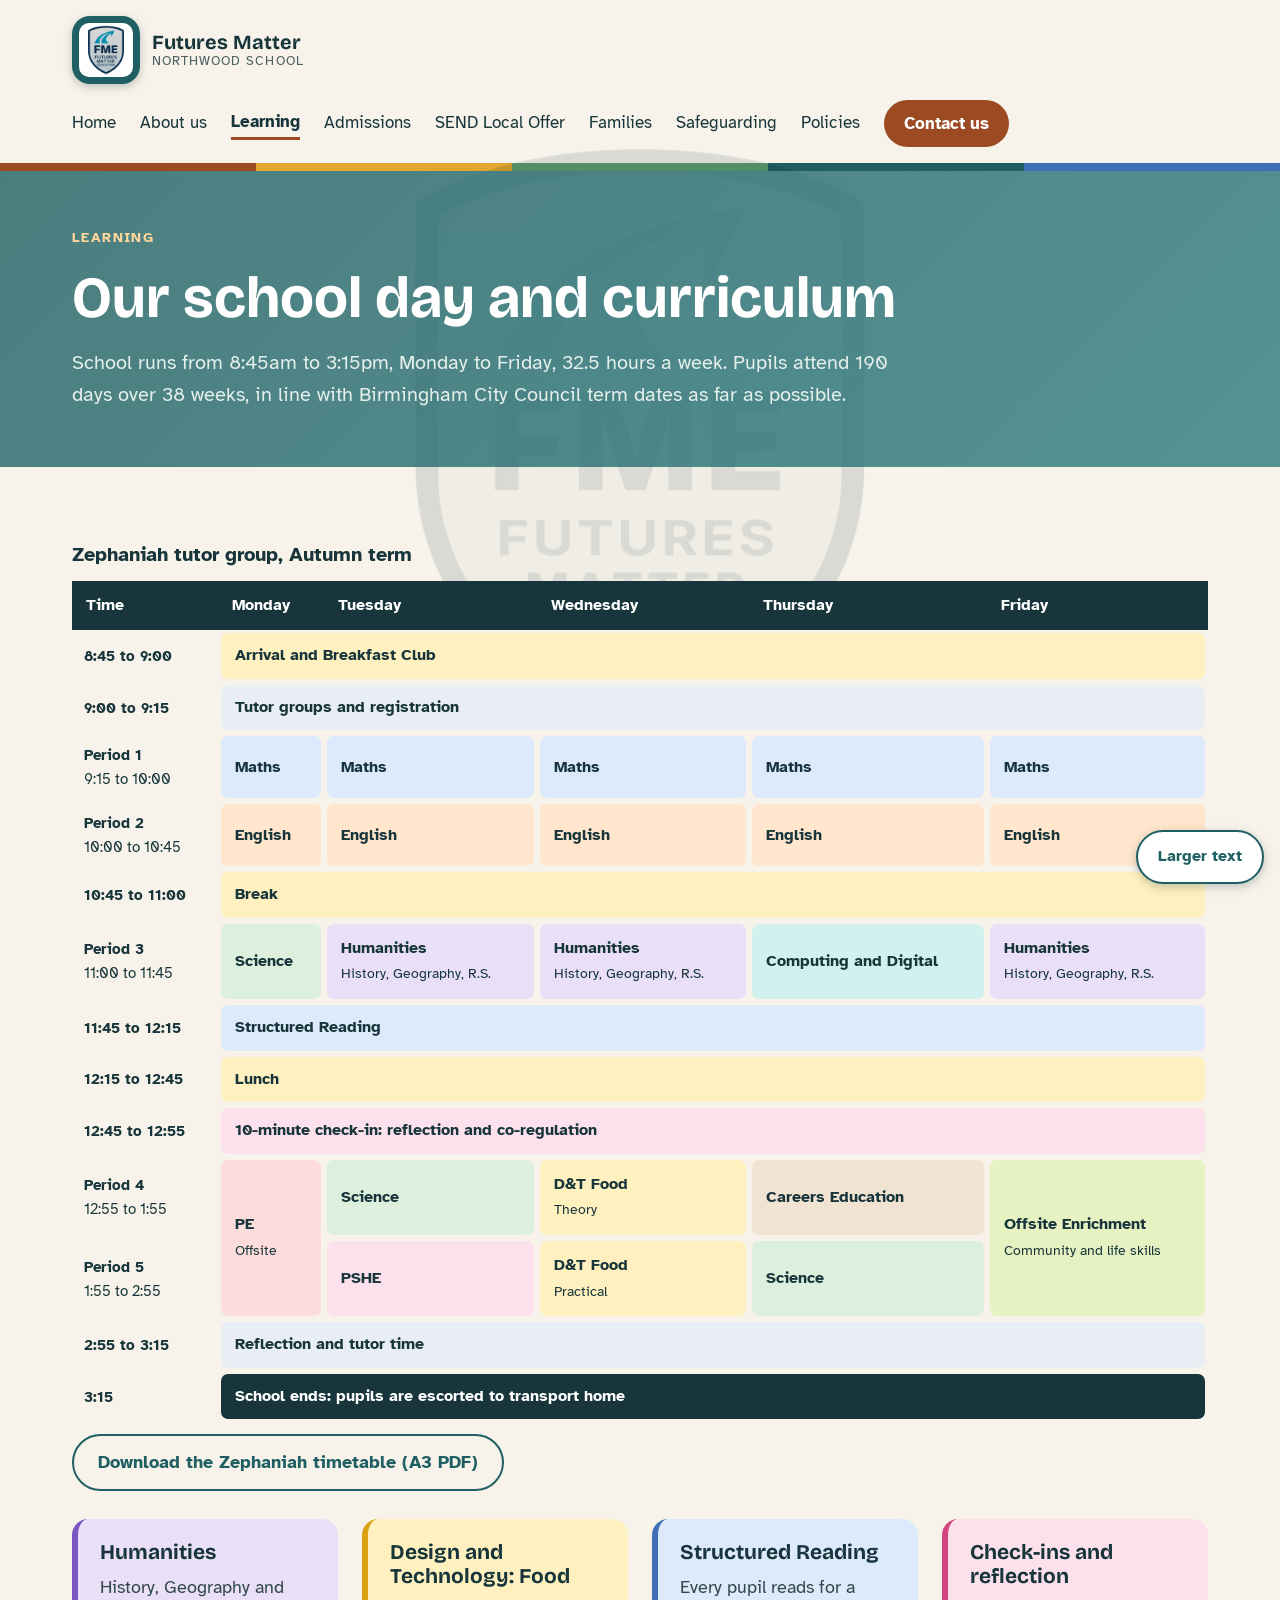
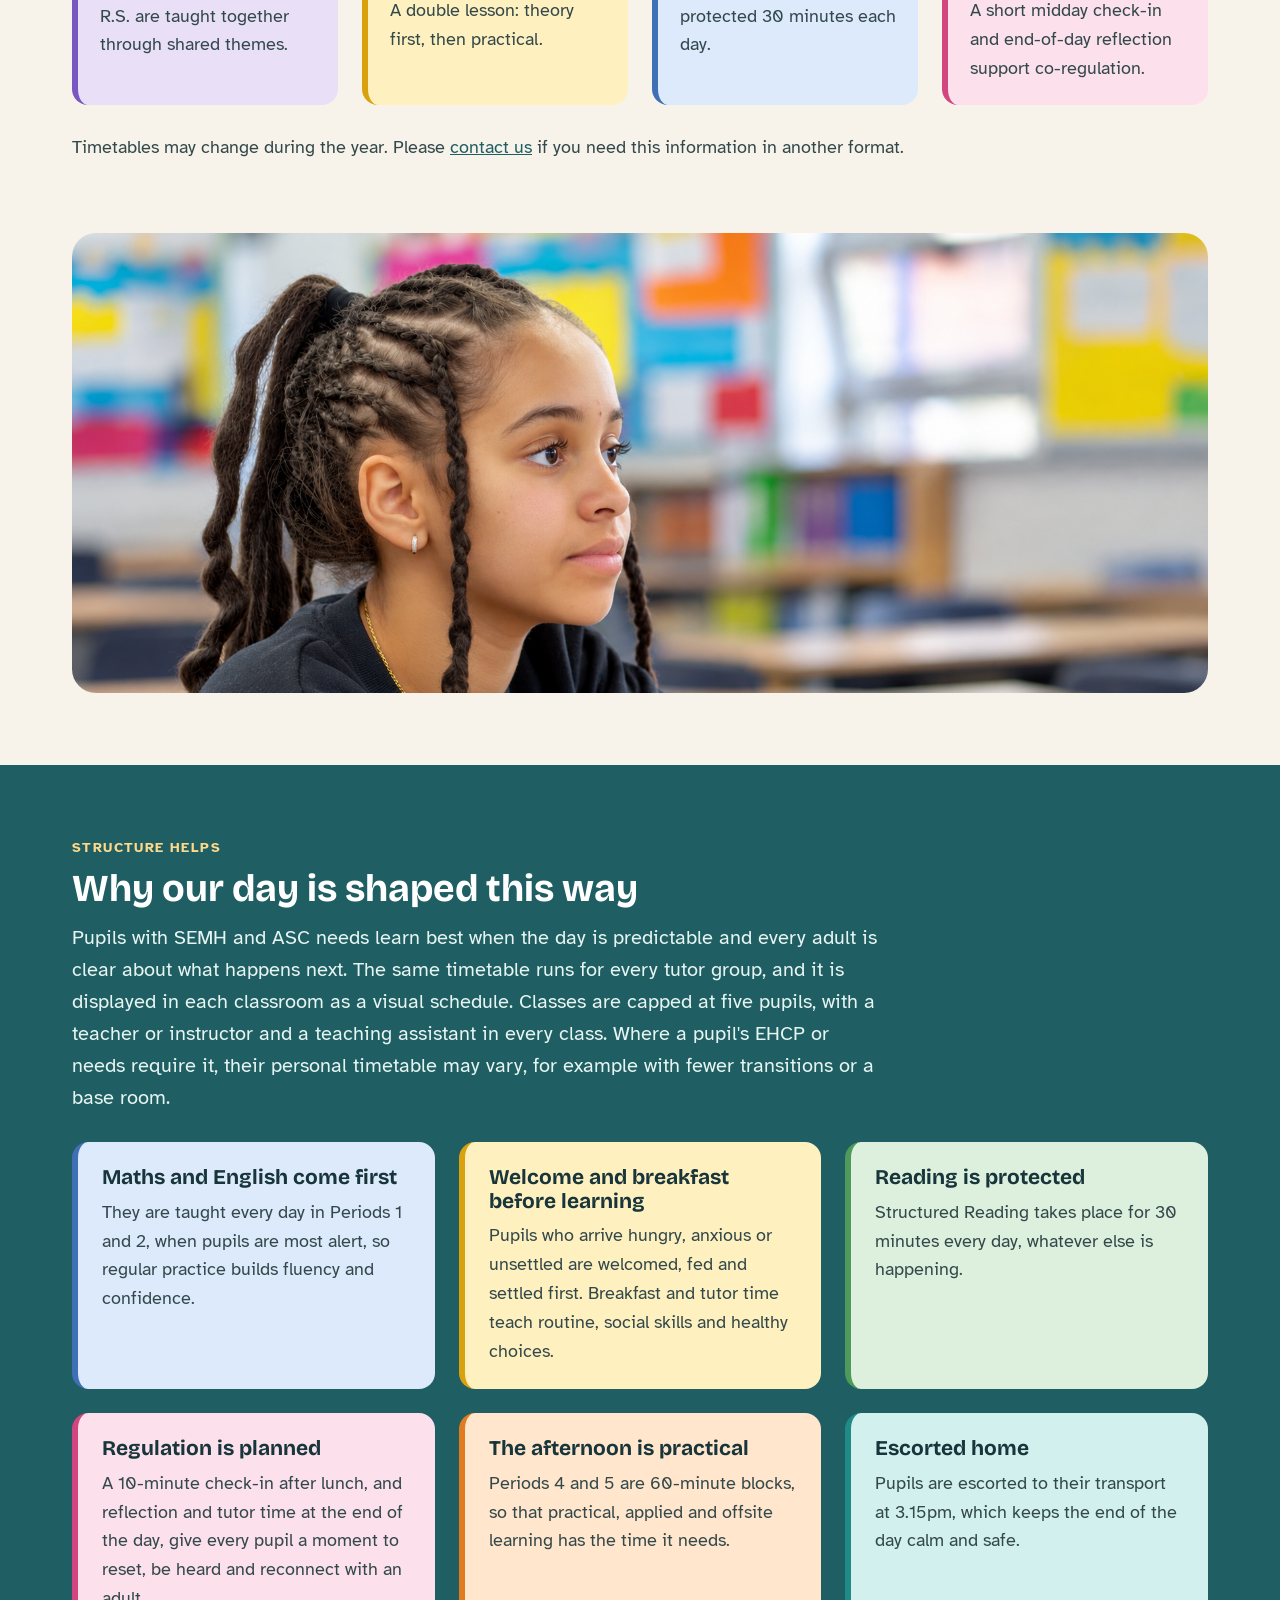
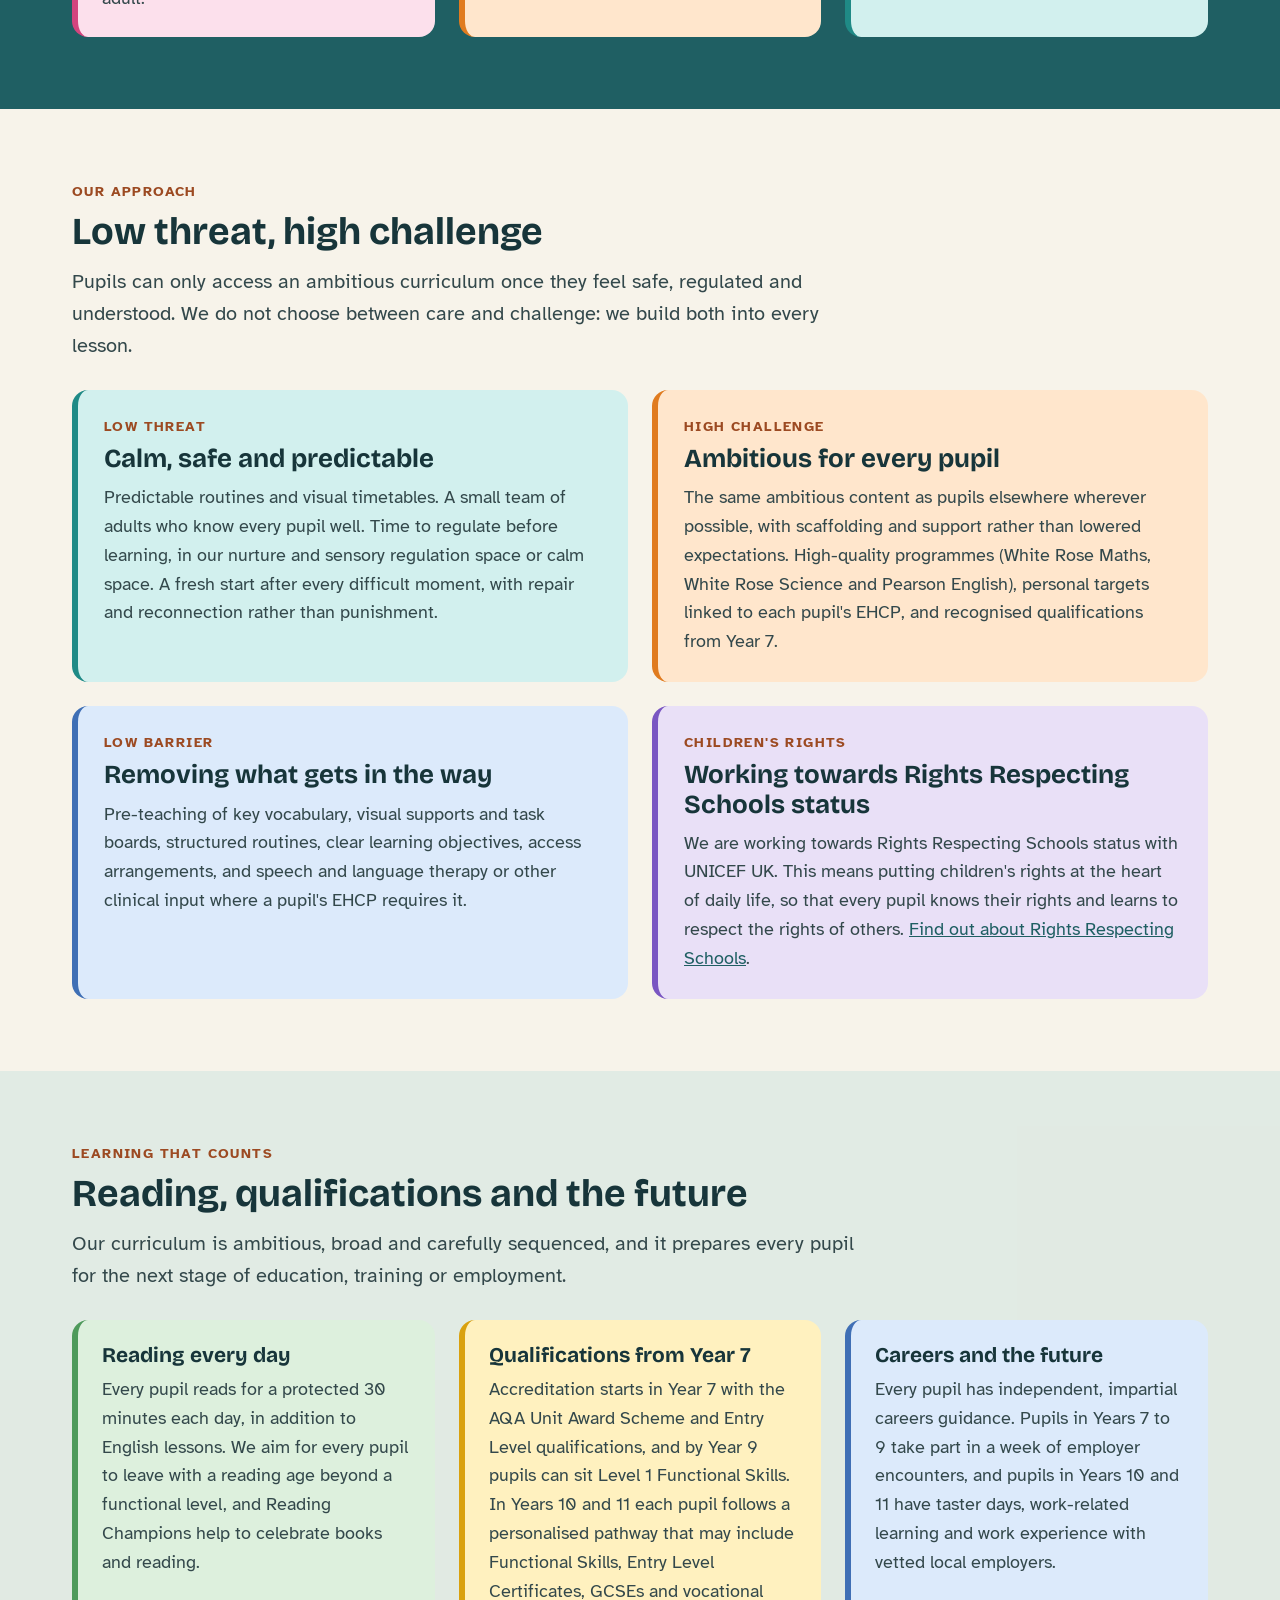
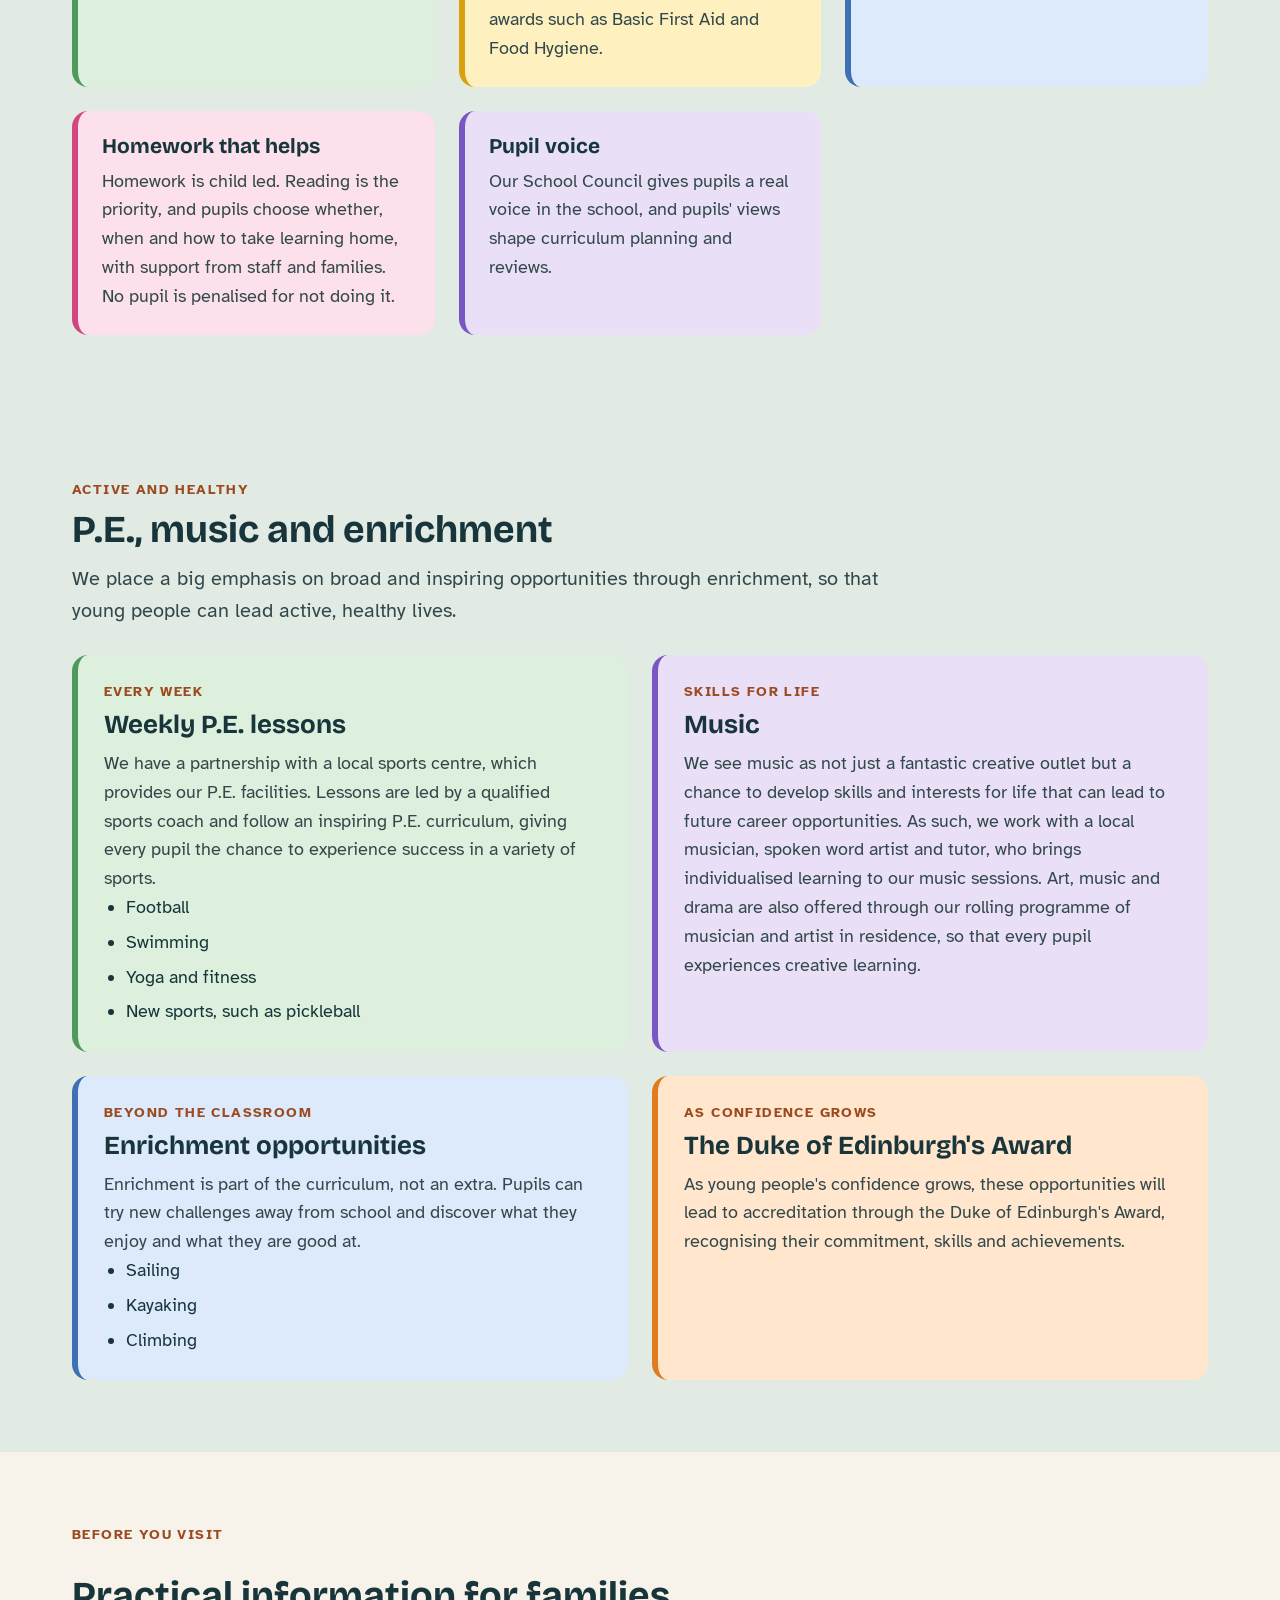
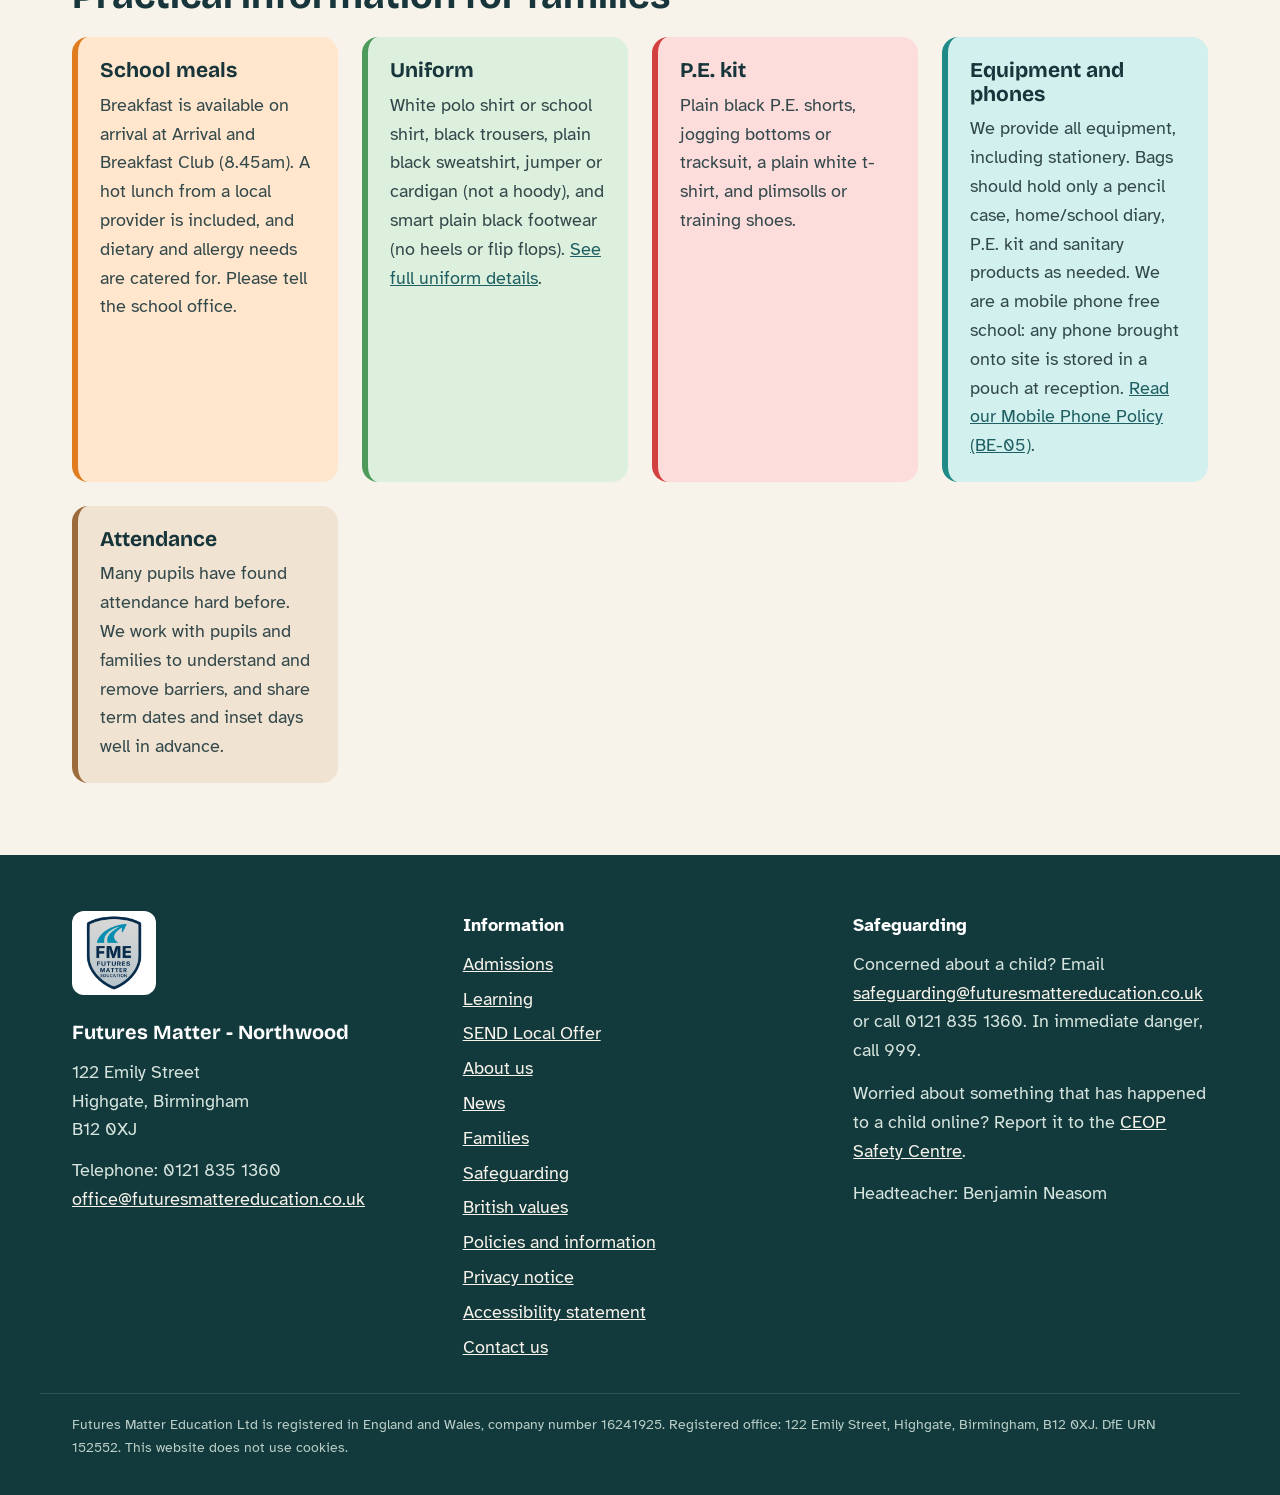
<file: learning.html>
<!doctype html>
<html lang="en-GB">
  <head>
    <meta charset="utf-8" />
    <meta name="viewport" content="width=device-width,initial-scale=1" />
    <title>Learning | Futures Matter Northwood</title>
    <meta
      name="description"
      content="The curriculum, timetables and enrichment at Futures Matter Northwood."
    />
    <link rel="preconnect" href="https://fonts.googleapis.com" />
    <link rel="preconnect" href="https://fonts.gstatic.com" crossorigin />
    <link
      rel="stylesheet"
      href="https://fonts.googleapis.com/css2?family=Atkinson+Hyperlegible:wght@400;700&family=Bricolage+Grotesque:wght@500;700&display=swap"
    />
    <link rel="icon" href="resources/icons/favicon.ico" sizes="any" />
    <link
      rel="icon"
      type="image/png"
      sizes="32x32"
      href="resources/icons/favicon-32.png"
    />
    <link rel="apple-touch-icon" href="resources/Icons/apple-touch-icon.png" />
    <link rel="stylesheet" href="resources/styles/site.css" />
    <link rel="stylesheet" href="resources/styles/learning.css" />
    <script src="resources/scripts/script.js" defer></script>
  </head>
  <body>
    <a class="skip-link" href="#main">Skip to main content</a>
    <header class="site-header">
      <div class="w header-inner block-row-13">
        <a class="link-text-ink-row" href="index.html"
          ><span class="label-teal-row-2"
            ><img
              alt=""
              class="image-white-2"
              height="56"
              src="resources/icons/icon-512.png"
              width="56" /></span
          ><span class="label-stack-2"
            ><span class="label-md-2">Futures Matter</span
            ><span class="label-text-soft-sm">Northwood School</span></span
          ></a
        >
        <button
          aria-controls="site-nav"
          aria-expanded="false"
          class="nav-toggle"
          type="button"
        >
          Menu
        </button>
        <nav aria-label="Main" class="site-nav nav-md-row" id="site-nav">
          <a class="link-text-ink" href="index.html">Home</a
          ><a class="link-text-ink" href="about.html">About us</a
          ><a
            aria-current="page"
            class="link-text-ink-edge-accent"
            href="learning.html"
            >Learning</a
          ><a class="link-text-ink" href="admissions.html">Admissions</a
          ><a class="link-text-ink" href="send-local-offer.html"
            >SEND Local Offer</a
          ><a class="link-text-ink" href="families.html">Families</a
          ><a class="link-text-ink" href="safeguarding.html">Safeguarding</a
          ><a class="link-text-ink" href="policies.html">Policies</a
          ><a class="link-accent-text-white" href="contact.html">Contact us</a>
        </nav>
      </div>
    </header>
    <div class="bar" aria-hidden="true"></div>
    <main id="main" tabindex="-1">
      <section class="section-gradient">
        <div class="w block-stack-17">
          <p class="eyebrow para-text-gold-pale">Learning</p>
          <h1 class="heading-text-white">Our school day and curriculum</h1>
          <p class="para-text-hero-text-md-2">
            School runs from 8:45am to 3:15pm, Monday to Friday, 32.5 hours a
            week. Pupils attend 190 days over 38 weeks, in line with Birmingham
            City Council term dates as far as possible.
          </p>
        </div>
      </section>
      <section class="sec">
        <div class="w block-stack-5">
          <div class="block-overflow-x">
            <table class="table-md">
              <caption class="caption-md">
                Zephaniah tutor group, Autumn term
              </caption>
              <thead>
                <tr class="row-ink-text-white">
                  <th class="cell-padding-text-align">Time</th>
                  <th class="cell-padding-text-align">Monday</th>
                  <th class="cell-padding-text-align">Tuesday</th>
                  <th class="cell-padding-text-align">Wednesday</th>
                  <th class="cell-padding-text-align">Thursday</th>
                  <th class="cell-padding-text-align">Friday</th>
                </tr>
              </thead>
              <tbody>
                <tr>
                  <th class="cell-sm-2" scope="row">8:45 to 9:00</th>
                  <td class="cell-yellow-pale-text-ink" colspan="5">
                    Arrival and Breakfast Club
                  </td>
                </tr>
                <tr>
                  <th class="cell-sm-2" scope="row">9:00 to 9:15</th>
                  <td class="cell-blue-wash-text-ink" colspan="5">
                    Tutor groups and registration
                  </td>
                </tr>
                <tr>
                  <th class="cell-sm" scope="row">
                    Period 1<br /><span class="label-font-weight"
                      >9:15 to 10:00</span
                    >
                  </th>
                  <td class="t-blue cell-padding-border">Maths</td>
                  <td class="t-blue cell-padding-border">Maths</td>
                  <td class="t-blue cell-padding-border">Maths</td>
                  <td class="t-blue cell-padding-border">Maths</td>
                  <td class="t-blue cell-padding-border">Maths</td>
                </tr>
                <tr>
                  <th class="cell-sm" scope="row">
                    Period 2<br /><span class="label-font-weight"
                      >10:00 to 10:45</span
                    >
                  </th>
                  <td class="t-orange cell-padding-border">English</td>
                  <td class="t-orange cell-padding-border">English</td>
                  <td class="t-orange cell-padding-border">English</td>
                  <td class="t-orange cell-padding-border">English</td>
                  <td class="t-orange cell-padding-border">English</td>
                </tr>
                <tr>
                  <th class="cell-sm-2" scope="row">10:45 to 11:00</th>
                  <td class="cell-yellow-pale-text-ink" colspan="5">Break</td>
                </tr>
                <tr>
                  <th class="cell-sm" scope="row">
                    Period 3<br /><span class="label-font-weight"
                      >11:00 to 11:45</span
                    >
                  </th>
                  <td class="t-green cell-padding-border">Science</td>
                  <td class="t-purple cell-padding-border">
                    Humanities<br /><span class="label-sm"
                      >History, Geography, R.S.</span
                    >
                  </td>
                  <td class="t-purple cell-padding-border">
                    Humanities<br /><span class="label-sm"
                      >History, Geography, R.S.</span
                    >
                  </td>
                  <td class="t-teal cell-padding-border">
                    Computing and Digital
                  </td>
                  <td class="t-purple cell-padding-border">
                    Humanities<br /><span class="label-sm"
                      >History, Geography, R.S.</span
                    >
                  </td>
                </tr>
                <tr>
                  <th class="cell-sm-2" scope="row">11:45 to 12:15</th>
                  <td class="cell-blue-pale-text-ink" colspan="5">
                    Structured Reading
                  </td>
                </tr>
                <tr>
                  <th class="cell-sm-2" scope="row">12:15 to 12:45</th>
                  <td class="cell-yellow-pale-text-ink" colspan="5">Lunch</td>
                </tr>
                <tr>
                  <th class="cell-sm-2" scope="row">12:45 to 12:55</th>
                  <td class="cell-pink-pale-text-ink" colspan="5">
                    10-minute check-in: reflection and co-regulation
                  </td>
                </tr>
                <tr>
                  <th class="cell-sm" scope="row">
                    Period 4<br /><span class="label-font-weight"
                      >12:55 to 1:55</span
                    >
                  </th>
                  <td class="t-red cell-padding-border" rowspan="2">
                    PE<br /><span class="label-sm">Offsite</span>
                  </td>
                  <td class="t-green cell-padding-border">Science</td>
                  <td class="t-yellow cell-padding-border">
                    D&amp;T Food<br /><span class="label-sm">Theory</span>
                  </td>
                  <td class="t-tan cell-padding-border">Careers Education</td>
                  <td class="t-lime cell-padding-border" rowspan="2">
                    Offsite Enrichment<br /><span class="label-sm"
                      >Community and life skills</span
                    >
                  </td>
                </tr>
                <tr>
                  <th class="cell-sm" scope="row">
                    Period 5<br /><span class="label-font-weight"
                      >1:55 to 2:55</span
                    >
                  </th>
                  <td class="t-pink cell-padding-border">PSHE</td>
                  <td class="t-yellow cell-padding-border">
                    D&amp;T Food<br /><span class="label-sm">Practical</span>
                  </td>
                  <td class="t-green cell-padding-border">Science</td>
                </tr>
                <tr>
                  <th class="cell-sm-2" scope="row">2:55 to 3:15</th>
                  <td class="cell-blue-wash-text-ink" colspan="5">
                    Reflection and tutor time
                  </td>
                </tr>
                <tr>
                  <th class="cell-sm-2" scope="row">3:15</th>
                  <td class="cell-ink-text-white" colspan="5">
                    School ends: pupils are escorted to transport home
                  </td>
                </tr>
              </tbody>
            </table>
            <p class="para-margin">
              <a
                class="btn2"
                href="resources/FME%20Zephaniah%20Autumn%20Timetable%20A3%20(2).pdf"
                >Download the Zephaniah timetable (A3 PDF)</a
              >
            </p>
          </div>
          <div class="grid">
            <div class="tc t-purple">
              <h3>Humanities</h3>
              <p class="para-text-muted-2">
                History, Geography and R.S. are taught together through shared
                themes.
              </p>
            </div>
            <div class="tc t-yellow">
              <h3>Design and Technology: Food</h3>
              <p class="para-text-muted-2">
                A double lesson: theory first, then practical.
              </p>
            </div>
            <div class="tc t-blue">
              <h3>Structured Reading</h3>
              <p class="para-text-muted-2">
                Every pupil reads for a protected 30 minutes each day.
              </p>
            </div>
            <div class="tc t-pink">
              <h3>Check-ins and reflection</h3>
              <p class="para-text-muted-2">
                A short midday check-in and end-of-day reflection support
                co-regulation.
              </p>
            </div>
          </div>
          <p class="muted">
            Timetables may change during the year. Please
            <a href="contact.html">contact us</a> if you need this information
            in another format.
          </p>
        </div>
      </section>
      <section class="sec section-padding-top">
        <div class="w">
          <img
            alt="A pupil listening attentively in a bright, colourful classroom"
            class="image-width-height-5"
            decoding="async"
            loading="lazy"
            src="resources/images/pupil-looking-in-classroom.PNG"
          />
        </div>
      </section>
      <section class="sec section-teal">
        <div class="w block-stack-5">
          <div>
            <p class="eyebrow para-text-gold-light">Structure helps</p>
            <h2 class="heading-text-white-2">Why our day is shaped this way</h2>
            <p class="lead para-text-teal-wash">
              Pupils with SEMH and ASC needs learn best when the day is
              predictable and every adult is clear about what happens next. The
              same timetable runs for every tutor group, and it is displayed in
              each classroom as a visual schedule. Classes are capped at five
              pupils, with a teacher or instructor and a teaching assistant in
              every class. Where a pupil's EHCP or needs require it, their
              personal timetable may vary, for example with fewer transitions or
              a base room.
            </p>
          </div>
          <div class="grid block-grid-template-columns">
            <div class="tc t-blue block-padding">
              <h3>Maths and English come first</h3>
              <p class="para-text-muted-2">
                They are taught every day in Periods 1 and 2, when pupils are
                most alert, so regular practice builds fluency and confidence.
              </p>
            </div>
            <div class="tc t-yellow block-padding">
              <h3>Welcome and breakfast before learning</h3>
              <p class="para-text-muted-2">
                Pupils who arrive hungry, anxious or unsettled are welcomed, fed
                and settled first. Breakfast and tutor time teach routine,
                social skills and healthy choices.
              </p>
            </div>
            <div class="tc t-green block-padding">
              <h3>Reading is protected</h3>
              <p class="para-text-muted-2">
                Structured Reading takes place for 30 minutes every day,
                whatever else is happening.
              </p>
            </div>
            <div class="tc t-pink block-padding">
              <h3>Regulation is planned</h3>
              <p class="para-text-muted-2">
                A 10-minute check-in after lunch, and reflection and tutor time
                at the end of the day, give every pupil a moment to reset, be
                heard and reconnect with an adult.
              </p>
            </div>
            <div class="tc t-orange block-padding">
              <h3>The afternoon is practical</h3>
              <p class="para-text-muted-2">
                Periods 4 and 5 are 60-minute blocks, so that practical, applied
                and offsite learning has the time it needs.
              </p>
            </div>
            <div class="tc t-teal block-padding">
              <h3>Escorted home</h3>
              <p class="para-text-muted-2">
                Pupils are escorted to their transport at 3.15pm, which keeps
                the end of the day calm and safe.
              </p>
            </div>
          </div>
        </div>
      </section>
      <section class="sec">
        <div class="w block-stack-5">
          <div>
            <p class="eyebrow">Our approach</p>
            <h2 class="para-margin-top-3">Low threat, high challenge</h2>
            <p class="lead para-margin-top">
              Pupils can only access an ambitious curriculum once they feel
              safe, regulated and understood. We do not choose between care and
              challenge: we build both into every lesson.
            </p>
          </div>
          <div class="grid block-grid-template-columns-7">
            <div class="tc t-teal block-padding-2">
              <p class="eyebrow">Low threat</p>
              <h3 class="heading-lg-10">Calm, safe and predictable</h3>
              <p class="para-text-muted">
                Predictable routines and visual timetables. A small team of
                adults who know every pupil well. Time to regulate before
                learning, in our nurture and sensory regulation space or calm
                space. A fresh start after every difficult moment, with repair
                and reconnection rather than punishment.
              </p>
            </div>
            <div class="tc t-orange block-padding-2">
              <p class="eyebrow">High challenge</p>
              <h3 class="heading-lg-10">Ambitious for every pupil</h3>
              <p class="para-text-muted">
                The same ambitious content as pupils elsewhere wherever
                possible, with scaffolding and support rather than lowered
                expectations. High-quality programmes (White Rose Maths, White
                Rose Science and Pearson English), personal targets linked to
                each pupil's EHCP, and recognised qualifications from Year 7.
              </p>
            </div>
            <div class="tc t-blue block-padding-2">
              <p class="eyebrow">Low barrier</p>
              <h3 class="heading-lg-10">Removing what gets in the way</h3>
              <p class="para-text-muted">
                Pre-teaching of key vocabulary, visual supports and task boards,
                structured routines, clear learning objectives, access
                arrangements, and speech and language therapy or other clinical
                input where a pupil's EHCP requires it.
              </p>
            </div>
            <div class="tc t-purple block-padding-2">
              <p class="eyebrow">Children's rights</p>
              <h3 class="heading-lg-10">
                Working towards Rights Respecting Schools status
              </h3>
              <p class="para-text-muted">
                We are working towards Rights Respecting Schools status with
                UNICEF UK. This means putting children's rights at the heart of
                daily life, so that every pupil knows their rights and learns to
                respect the rights of others.
                <a
                  href="https://www.unicef.org.uk/rights-respecting-schools/"
                  rel="noopener"
                  target="_blank"
                  >Find out about Rights Respecting Schools</a
                >.
              </p>
            </div>
          </div>
        </div>
      </section>
      <section class="sec section-alpha-5">
        <div class="w block-stack-5">
          <div>
            <p class="eyebrow">Learning that counts</p>
            <h2 class="para-margin-top-3">
              Reading, qualifications and the future
            </h2>
            <p class="lead para-margin-top">
              Our curriculum is ambitious, broad and carefully sequenced, and it
              prepares every pupil for the next stage of education, training or
              employment.
            </p>
          </div>
          <div class="grid block-grid-template-columns">
            <div class="tc t-green block-padding">
              <h3>Reading every day</h3>
              <p class="para-text-muted-2">
                Every pupil reads for a protected 30 minutes each day, in
                addition to English lessons. We aim for every pupil to leave
                with a reading age beyond a functional level, and Reading
                Champions help to celebrate books and reading.
              </p>
            </div>
            <div class="tc t-yellow block-padding">
              <h3>Qualifications from Year 7</h3>
              <p class="para-text-muted-2">
                Accreditation starts in Year 7 with the AQA Unit Award Scheme
                and Entry Level qualifications, and by Year 9 pupils can sit
                Level 1 Functional Skills. In Years 10 and 11 each pupil follows
                a personalised pathway that may include Functional Skills, Entry
                Level Certificates, GCSEs and vocational awards such as Basic
                First Aid and Food Hygiene.
              </p>
            </div>
            <div class="tc t-blue block-padding">
              <h3>Careers and the future</h3>
              <p class="para-text-muted-2">
                Every pupil has independent, impartial careers guidance. Pupils
                in Years 7 to 9 take part in a week of employer encounters, and
                pupils in Years 10 and 11 have taster days, work-related
                learning and work experience with vetted local employers.
              </p>
            </div>
            <div class="tc t-pink block-padding">
              <h3>Homework that helps</h3>
              <p class="para-text-muted-2">
                Homework is child led. Reading is the priority, and pupils
                choose whether, when and how to take learning home, with support
                from staff and families. No pupil is penalised for not doing it.
              </p>
            </div>
            <div class="tc t-purple block-padding">
              <h3>Pupil voice</h3>
              <p class="para-text-muted-2">
                Our School Council gives pupils a real voice in the school, and
                pupils' views shape curriculum planning and reviews.
              </p>
            </div>
          </div>
        </div>
      </section>
      <section class="sec section-alpha-5">
        <div class="w block-stack-5">
          <div>
            <p class="eyebrow">Active and healthy</p>
            <h2 class="para-margin-top-3">P.E., music and enrichment</h2>
            <p class="lead para-margin-top">
              We place a big emphasis on broad and inspiring opportunities
              through enrichment, so that young people can lead active, healthy
              lives.
            </p>
          </div>
          <div class="grid block-grid-template-columns-7">
            <div class="tc t-green block-padding-2">
              <p class="eyebrow">Every week</p>
              <h3 class="heading-lg-10">Weekly P.E. lessons</h3>
              <p class="para-text-muted">
                We have a partnership with a local sports centre, which provides
                our P.E. facilities. Lessons are led by a qualified sports coach
                and follow an inspiring P.E. curriculum, giving every pupil the
                chance to experience success in a variety of sports.
              </p>
              <ul class="tick para-margin-top">
                <li>Football</li>
                <li>Swimming</li>
                <li>Yoga and fitness</li>
                <li>New sports, such as pickleball</li>
              </ul>
            </div>
            <div class="tc t-purple block-padding-2">
              <p class="eyebrow">Skills for life</p>
              <h3 class="heading-lg-10">Music</h3>
              <p class="para-text-muted">
                We see music as not just a fantastic creative outlet but a
                chance to develop skills and interests for life that can lead to
                future career opportunities. As such, we work with a local
                musician, spoken word artist and tutor, who brings
                individualised learning to our music sessions. Art, music and
                drama are also offered through our rolling programme of musician
                and artist in residence, so that every pupil experiences
                creative learning.
              </p>
            </div>
            <div class="tc t-blue block-padding-2">
              <p class="eyebrow">Beyond the classroom</p>
              <h3 class="heading-lg-10">Enrichment opportunities</h3>
              <p class="para-text-muted">
                Enrichment is part of the curriculum, not an extra. Pupils can
                try new challenges away from school and discover what they enjoy
                and what they are good at.
              </p>
              <ul class="tick para-margin-top">
                <li>Sailing</li>
                <li>Kayaking</li>
                <li>Climbing</li>
              </ul>
            </div>
            <div class="tc t-orange block-padding-2">
              <p class="eyebrow">As confidence grows</p>
              <h3 class="heading-lg-10">The Duke of Edinburgh's Award</h3>
              <p class="para-text-muted">
                As young people's confidence grows, these opportunities will
                lead to accreditation through the Duke of Edinburgh's Award,
                recognising their commitment, skills and achievements.
              </p>
            </div>
          </div>
        </div>
      </section>
      <section class="sec">
        <div class="w block-stack-14">
          <p class="eyebrow">Before you visit</p>
          <h2 class="para-margin-top-3">Practical information for families</h2>
          <div class="grid">
            <div class="tc t-orange">
              <h3>School meals</h3>
              <p class="para-text-muted-2">
                Breakfast is available on arrival at Arrival and Breakfast Club
                (8.45am). A hot lunch from a local provider is included, and
                dietary and allergy needs are catered for. Please tell the
                school office.
              </p>
            </div>
            <div class="tc t-green">
              <h3>Uniform</h3>
              <p class="para-text-muted-2">
                White polo shirt or school shirt, black trousers, plain black
                sweatshirt, jumper or cardigan (not a hoody), and smart plain
                black footwear (no heels or flip flops).
                <a href="families.html">See full uniform details</a>.
              </p>
            </div>
            <div class="tc t-red">
              <h3>P.E. kit</h3>
              <p class="para-text-muted-2">
                Plain black P.E. shorts, jogging bottoms or tracksuit, a plain
                white t-shirt, and plimsolls or training shoes.
              </p>
            </div>
            <div class="tc t-teal">
              <h3>Equipment and phones</h3>
              <p class="para-text-muted-2">
                We provide all equipment, including stationery. Bags should hold
                only a pencil case, home/school diary, P.E. kit and sanitary
                products as needed. We are a mobile phone free school: any phone
                brought onto site is stored in a pouch at reception.
                <a href="policies.html#behaviour"
                  >Read our Mobile Phone Policy (BE-05)</a
                >.
              </p>
            </div>
            <div class="tc t-tan">
              <h3>Attendance</h3>
              <p class="para-text-muted-2">
                Many pupils have found attendance hard before. We work with
                pupils and families to understand and remove barriers, and share
                term dates and inset days well in advance.
              </p>
            </div>
          </div>
        </div>
      </section>
    </main>
    <footer class="site-footer">
      <div class="w block-grid-2">
        <div>
          <img
            alt="Futures Matter Education"
            class="image-white"
            decoding="async"
            src="resources/icons/icon-512.png"
          />
          <p class="para-md-11">Futures Matter - Northwood</p>
          <p class="para-text-mist-3">
            122 Emily Street<br />Highgate, Birmingham<br />B12 0XJ
          </p>
          <p class="para-text-mist-2">
            Telephone: 0121 835 1360<br /><a
              class="link-text-cream-2"
              href="mailto:office@futuresmattereducation.co.uk"
              >office@futuresmattereducation.co.uk</a
            >
          </p>
        </div>
        <div>
          <p class="para-margin-font-weight">Information</p>
          <ul class="list-stack-2">
            <li>
              <a class="link-text-cream-3" href="admissions.html">Admissions</a>
            </li>
            <li>
              <a class="link-text-cream-3" href="learning.html">Learning</a>
            </li>
            <li>
              <a class="link-text-cream-3" href="send-local-offer.html"
                >SEND Local Offer</a
              >
            </li>
            <li><a class="link-text-cream-3" href="about.html">About us</a></li>
            <li><a class="link-text-cream-3" href="news.html">News</a></li>
            <li>
              <a class="link-text-cream-3" href="families.html">Families</a>
            </li>
            <li>
              <a class="link-text-cream-3" href="safeguarding.html"
                >Safeguarding</a
              >
            </li>
            <li>
              <a class="link-text-cream-3" href="british-values.html"
                >British values</a
              >
            </li>
            <li>
              <a class="link-text-cream-3" href="policies.html"
                >Policies and information</a
              >
            </li>
            <li>
              <a class="link-text-cream-3" href="privacy.html"
                >Privacy notice</a
              >
            </li>
            <li>
              <a class="link-text-cream-3" href="accessibility.html"
                >Accessibility statement</a
              >
            </li>
            <li>
              <a class="link-text-cream-3" href="contact.html">Contact us</a>
            </li>
          </ul>
        </div>
        <div>
          <p class="para-margin-font-weight">Safeguarding</p>
          <p class="para-text-mist-4">
            Concerned about a child? Email
            <a
              class="link-text-cream-3"
              href="mailto:safeguarding@futuresmattereducation.co.uk"
              >safeguarding@futuresmattereducation.co.uk</a
            >
            or call 0121 835 1360. In immediate danger, call 999.
          </p>
          <p class="para-text-mist">
            Worried about something that has happened to a child online? Report
            it to the
            <a
              class="link-text-cream-3"
              href="https://www.ceop.police.uk/safety-centre/"
              rel="noopener"
              target="_blank"
              >CEOP Safety Centre</a
            >.
          </p>
          <p class="para-text-mist">Headteacher: Benjamin Neasom</p>
        </div>
      </div>
      <div class="w block-text-mist-dark-edge-teal-dark-sm">
        Futures Matter Education Ltd is registered in England and Wales, company
        number 16241925. Registered office: 122 Emily Street, Highgate,
        Birmingham, B12 0XJ. DfE URN 152552. This website does not use cookies.
      </div>
    </footer>

    <button
      type="button"
      class="a11y-toggle"
      id="a11y-toggle"
      aria-pressed="false"
    >
      Larger text
    </button>
  </body>
</html>
</file>
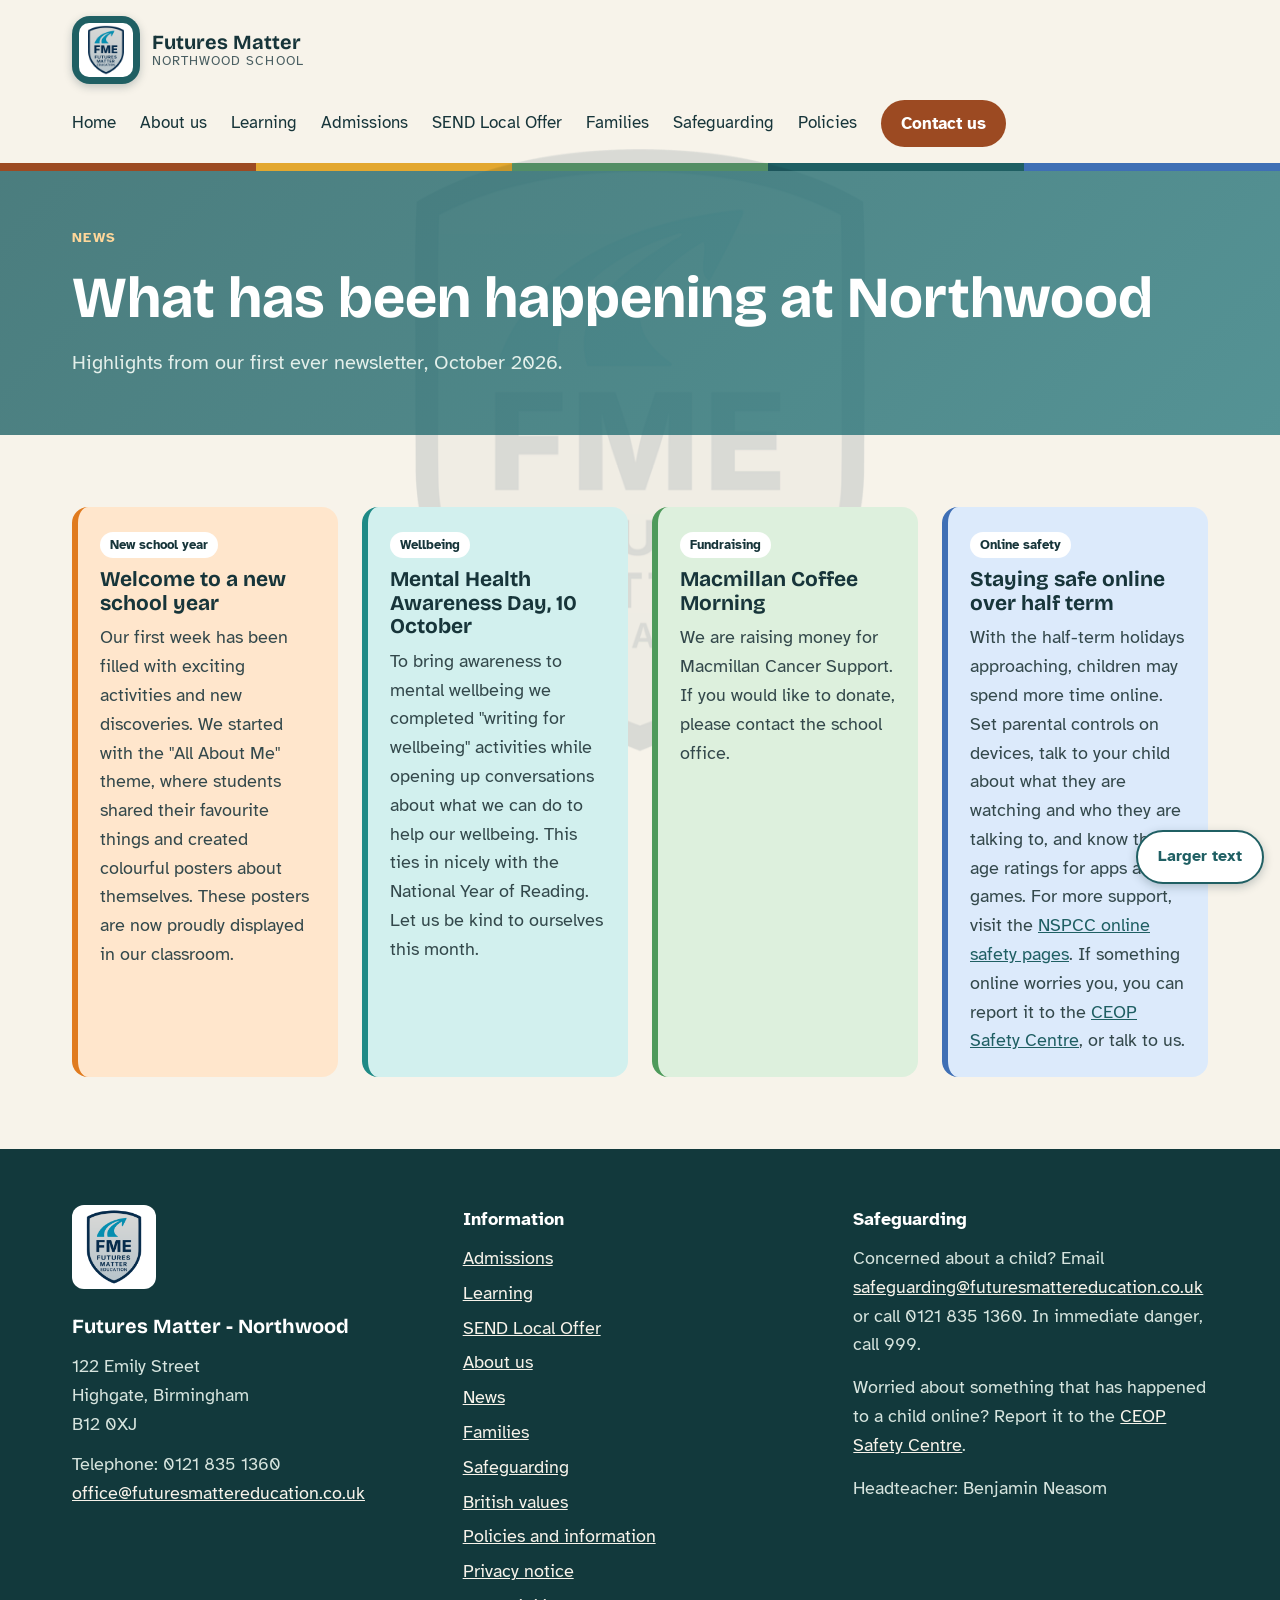
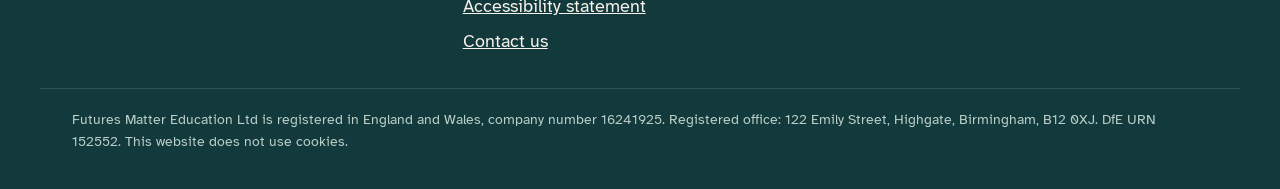
<file: news.html>
<!doctype html>
<html lang="en-GB">
  <head>
    <meta charset="utf-8" />
    <meta name="viewport" content="width=device-width,initial-scale=1" />
    <title>News | Futures Matter Northwood</title>
    <meta
      name="description"
      content="The latest news and updates from Futures Matter Northwood."
    />
    <link rel="preconnect" href="https://fonts.googleapis.com" />
    <link rel="preconnect" href="https://fonts.gstatic.com" crossorigin />
    <link
      rel="stylesheet"
      href="https://fonts.googleapis.com/css2?family=Atkinson+Hyperlegible:wght@400;700&family=Bricolage+Grotesque:wght@500;700&display=swap"
    />
    <link rel="icon" href="resources/icons/favicon.ico" sizes="any" />
    <link
      rel="icon"
      type="image/png"
      sizes="32x32"
      href="resources/icons/favicon-32.png"
    />
    <link rel="apple-touch-icon" href="resources/Icons/apple-touch-icon.png" />
    <link rel="stylesheet" href="resources/styles/site.css" />
    <link rel="stylesheet" href="resources/styles/news.css" />
    <script src="resources/scripts/script.js" defer></script>
  </head>
  <body>
    <a class="skip-link" href="#main">Skip to main content</a>
    <header class="site-header">
      <div class="w header-inner block-row-13">
        <a class="link-text-ink-row" href="index.html"
          ><span class="label-teal-row-2"
            ><img
              alt=""
              class="image-white-2"
              height="56"
              src="resources/icons/icon-512.png"
              width="56" /></span
          ><span class="label-stack-2"
            ><span class="label-md-2">Futures Matter</span
            ><span class="label-text-soft-sm">Northwood School</span></span
          ></a
        >
        <button
          aria-controls="site-nav"
          aria-expanded="false"
          class="nav-toggle"
          type="button"
        >
          Menu
        </button>
        <nav aria-label="Main" class="site-nav nav-md-row" id="site-nav">
          <a class="link-text-ink" href="index.html">Home</a
          ><a class="link-text-ink" href="about.html">About us</a
          ><a class="link-text-ink" href="learning.html">Learning</a
          ><a class="link-text-ink" href="admissions.html">Admissions</a
          ><a class="link-text-ink" href="send-local-offer.html"
            >SEND Local Offer</a
          ><a class="link-text-ink" href="families.html">Families</a
          ><a class="link-text-ink" href="safeguarding.html">Safeguarding</a
          ><a class="link-text-ink" href="policies.html">Policies</a
          ><a class="link-accent-text-white" href="contact.html">Contact us</a>
        </nav>
      </div>
    </header>
    <div class="bar" aria-hidden="true"></div>
    <main id="main" tabindex="-1">
      <section class="section-gradient">
        <div class="w block-stack-17">
          <p class="eyebrow para-text-gold-pale">News</p>
          <h1 class="heading-text-white">
            What has been happening at Northwood
          </h1>
          <p class="para-text-hero-text-md-2">
            Highlights from our first ever newsletter, October 2026.
          </p>
        </div>
      </section>
      <section class="sec">
        <div class="w block-stack-5">
          <div class="grid">
            <div class="tc t-orange">
              <span class="pill label-white">New school year</span>
              <h3 class="heading-margin-top">Welcome to a new school year</h3>
              <p class="para-text-muted-2">
                Our first week has been filled with exciting activities and new
                discoveries. We started with the "All About Me" theme, where
                students shared their favourite things and created colourful
                posters about themselves. These posters are now proudly
                displayed in our classroom.
              </p>
            </div>
            <div class="tc t-teal">
              <span class="pill label-white">Wellbeing</span>
              <h3 class="heading-margin-top">
                Mental Health Awareness Day, 10 October
              </h3>
              <p class="para-text-muted-2">
                To bring awareness to mental wellbeing we completed "writing for
                wellbeing" activities while opening up conversations about what
                we can do to help our wellbeing. This ties in nicely with the
                National Year of Reading. Let us be kind to ourselves this
                month.
              </p>
            </div>
            <div class="tc t-green">
              <span class="pill label-white">Fundraising</span>
              <h3 class="heading-margin-top">Macmillan Coffee Morning</h3>
              <p class="para-text-muted-2">
                We are raising money for Macmillan Cancer Support. If you would
                like to donate, please contact the school office.
              </p>
            </div>
            <div class="tc t-blue">
              <span class="pill label-white">Online safety</span>
              <h3 class="heading-margin-top">
                Staying safe online over half term
              </h3>
              <p class="para-text-muted-2">
                With the half-term holidays approaching, children may spend more
                time online. Set parental controls on devices, talk to your
                child about what they are watching and who they are talking to,
                and know the age ratings for apps and games. For more support,
                visit the
                <a
                  href="https://www.nspcc.org.uk/keeping-children-safe/online-safety/"
                  rel="noopener"
                  target="_blank"
                  >NSPCC online safety pages</a
                >. If something online worries you, you can report it to the
                <a
                  href="https://www.ceop.police.uk/safety-centre/"
                  rel="noopener"
                  target="_blank"
                  >CEOP Safety Centre</a
                >, or talk to us.
              </p>
            </div>
          </div>
        </div>
      </section>
    </main>
    <footer class="site-footer">
      <div class="w block-grid-2">
        <div>
          <img
            alt="Futures Matter Education"
            class="image-white"
            decoding="async"
            src="resources/icons/icon-512.png"
          />
          <p class="para-md-11">Futures Matter - Northwood</p>
          <p class="para-text-mist-3">
            122 Emily Street<br />Highgate, Birmingham<br />B12 0XJ
          </p>
          <p class="para-text-mist-2">
            Telephone: 0121 835 1360<br /><a
              class="link-text-cream-2"
              href="mailto:office@futuresmattereducation.co.uk"
              >office@futuresmattereducation.co.uk</a
            >
          </p>
        </div>
        <div>
          <p class="para-margin-font-weight">Information</p>
          <ul class="list-stack-2">
            <li>
              <a class="link-text-cream-3" href="admissions.html">Admissions</a>
            </li>
            <li>
              <a class="link-text-cream-3" href="learning.html">Learning</a>
            </li>
            <li>
              <a class="link-text-cream-3" href="send-local-offer.html"
                >SEND Local Offer</a
              >
            </li>
            <li><a class="link-text-cream-3" href="about.html">About us</a></li>
            <li><a class="link-text-cream-3" href="news.html">News</a></li>
            <li>
              <a class="link-text-cream-3" href="families.html">Families</a>
            </li>
            <li>
              <a class="link-text-cream-3" href="safeguarding.html"
                >Safeguarding</a
              >
            </li>
            <li>
              <a class="link-text-cream-3" href="british-values.html"
                >British values</a
              >
            </li>
            <li>
              <a class="link-text-cream-3" href="policies.html"
                >Policies and information</a
              >
            </li>
            <li>
              <a class="link-text-cream-3" href="privacy.html"
                >Privacy notice</a
              >
            </li>
            <li>
              <a class="link-text-cream-3" href="accessibility.html"
                >Accessibility statement</a
              >
            </li>
            <li>
              <a class="link-text-cream-3" href="contact.html">Contact us</a>
            </li>
          </ul>
        </div>
        <div>
          <p class="para-margin-font-weight">Safeguarding</p>
          <p class="para-text-mist-4">
            Concerned about a child? Email
            <a
              class="link-text-cream-3"
              href="mailto:safeguarding@futuresmattereducation.co.uk"
              >safeguarding@futuresmattereducation.co.uk</a
            >
            or call 0121 835 1360. In immediate danger, call 999.
          </p>
          <p class="para-text-mist">
            Worried about something that has happened to a child online? Report
            it to the
            <a
              class="link-text-cream-3"
              href="https://www.ceop.police.uk/safety-centre/"
              rel="noopener"
              target="_blank"
              >CEOP Safety Centre</a
            >.
          </p>
          <p class="para-text-mist">Headteacher: Benjamin Neasom</p>
        </div>
      </div>
      <div class="w block-text-mist-dark-edge-teal-dark-sm">
        Futures Matter Education Ltd is registered in England and Wales, company
        number 16241925. Registered office: 122 Emily Street, Highgate,
        Birmingham, B12 0XJ. DfE URN 152552. This website does not use cookies.
      </div>
    </footer>

    <button
      type="button"
      class="a11y-toggle"
      id="a11y-toggle"
      aria-pressed="false"
    >
      Larger text
    </button>
  </body>
</html>
</file>
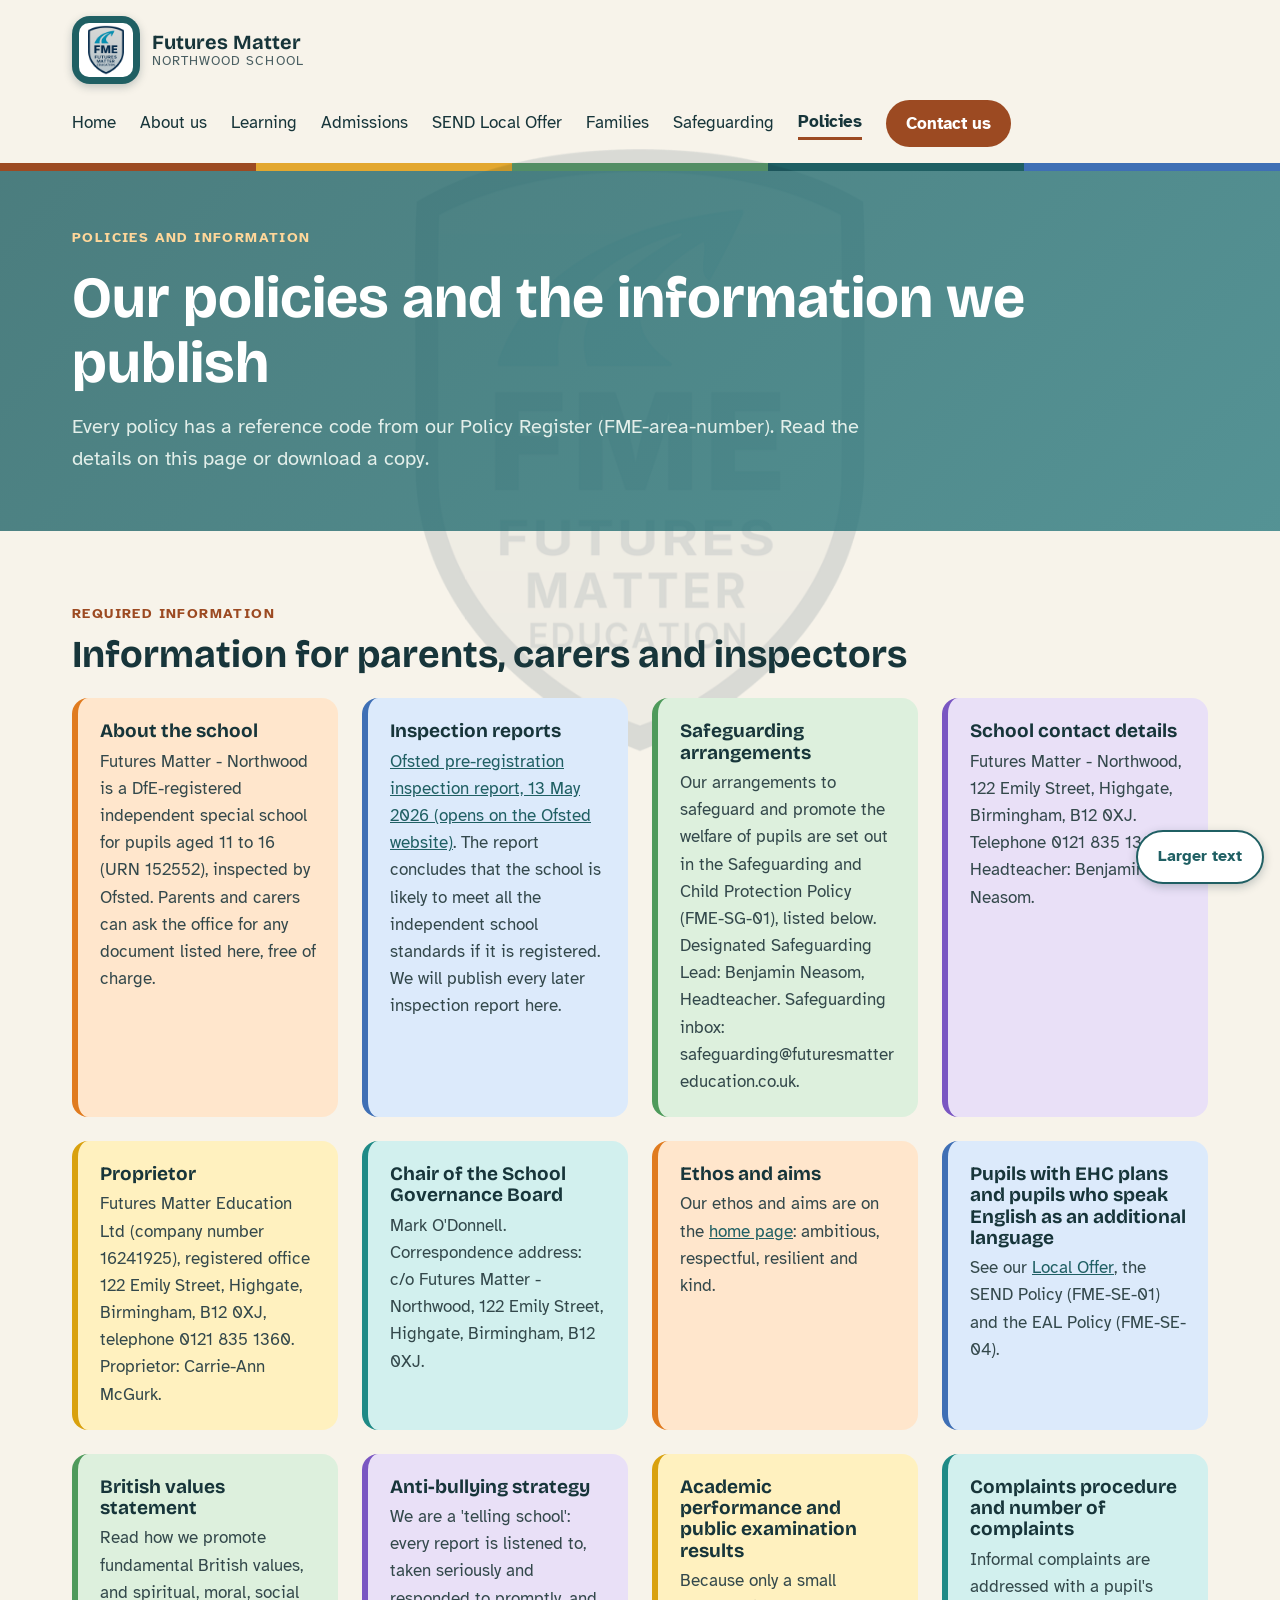
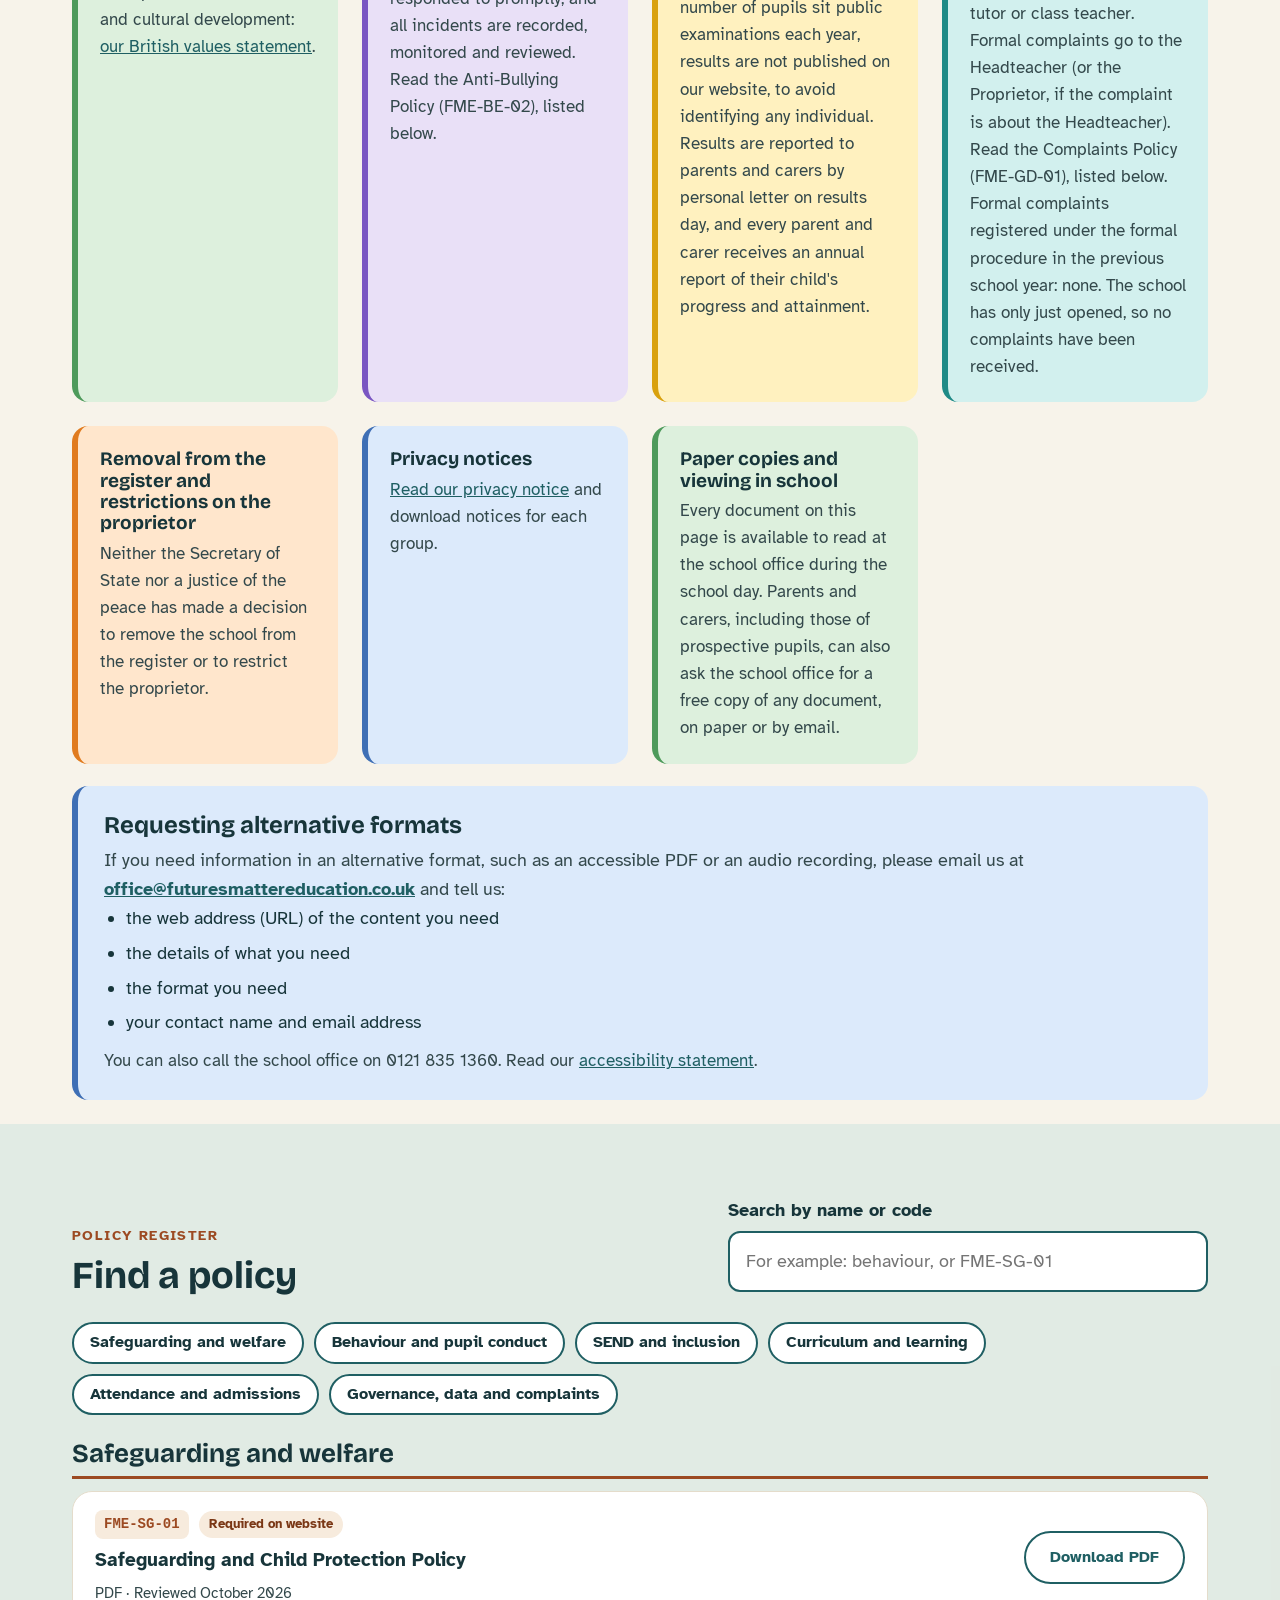
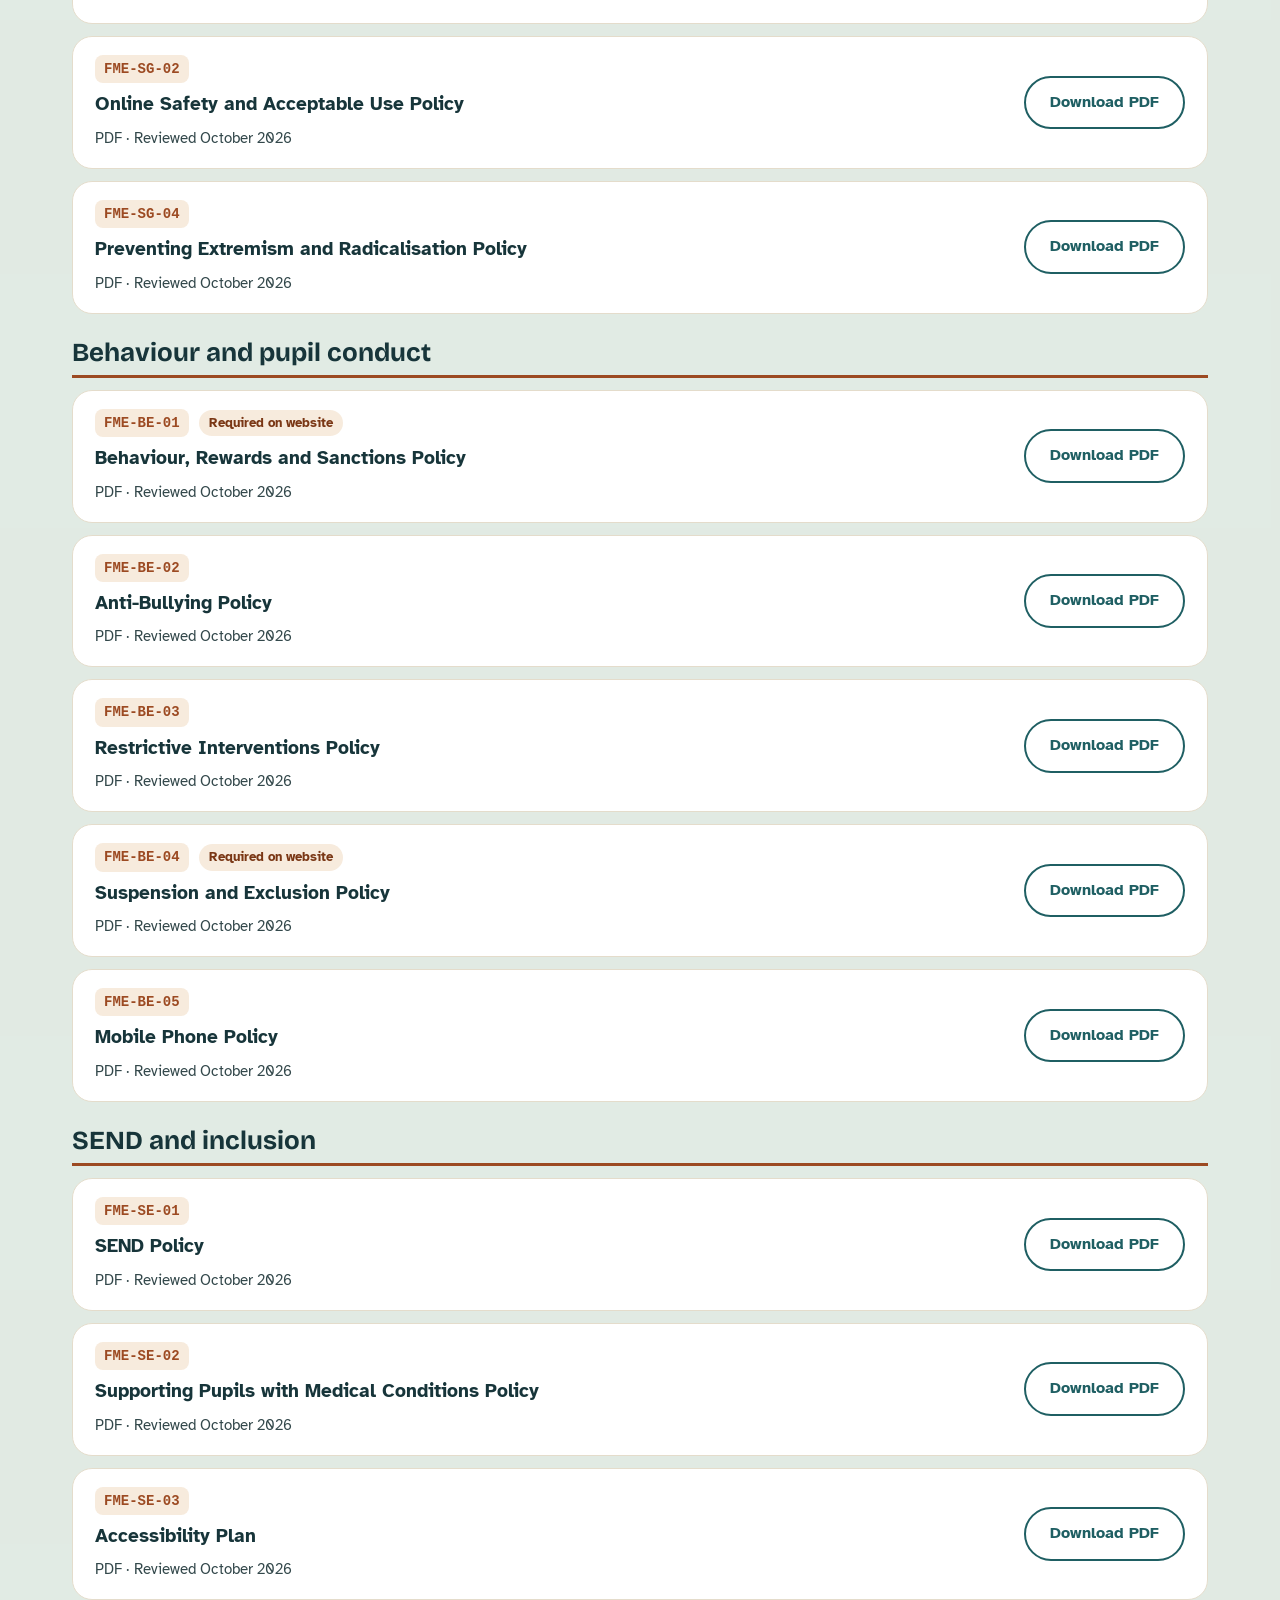
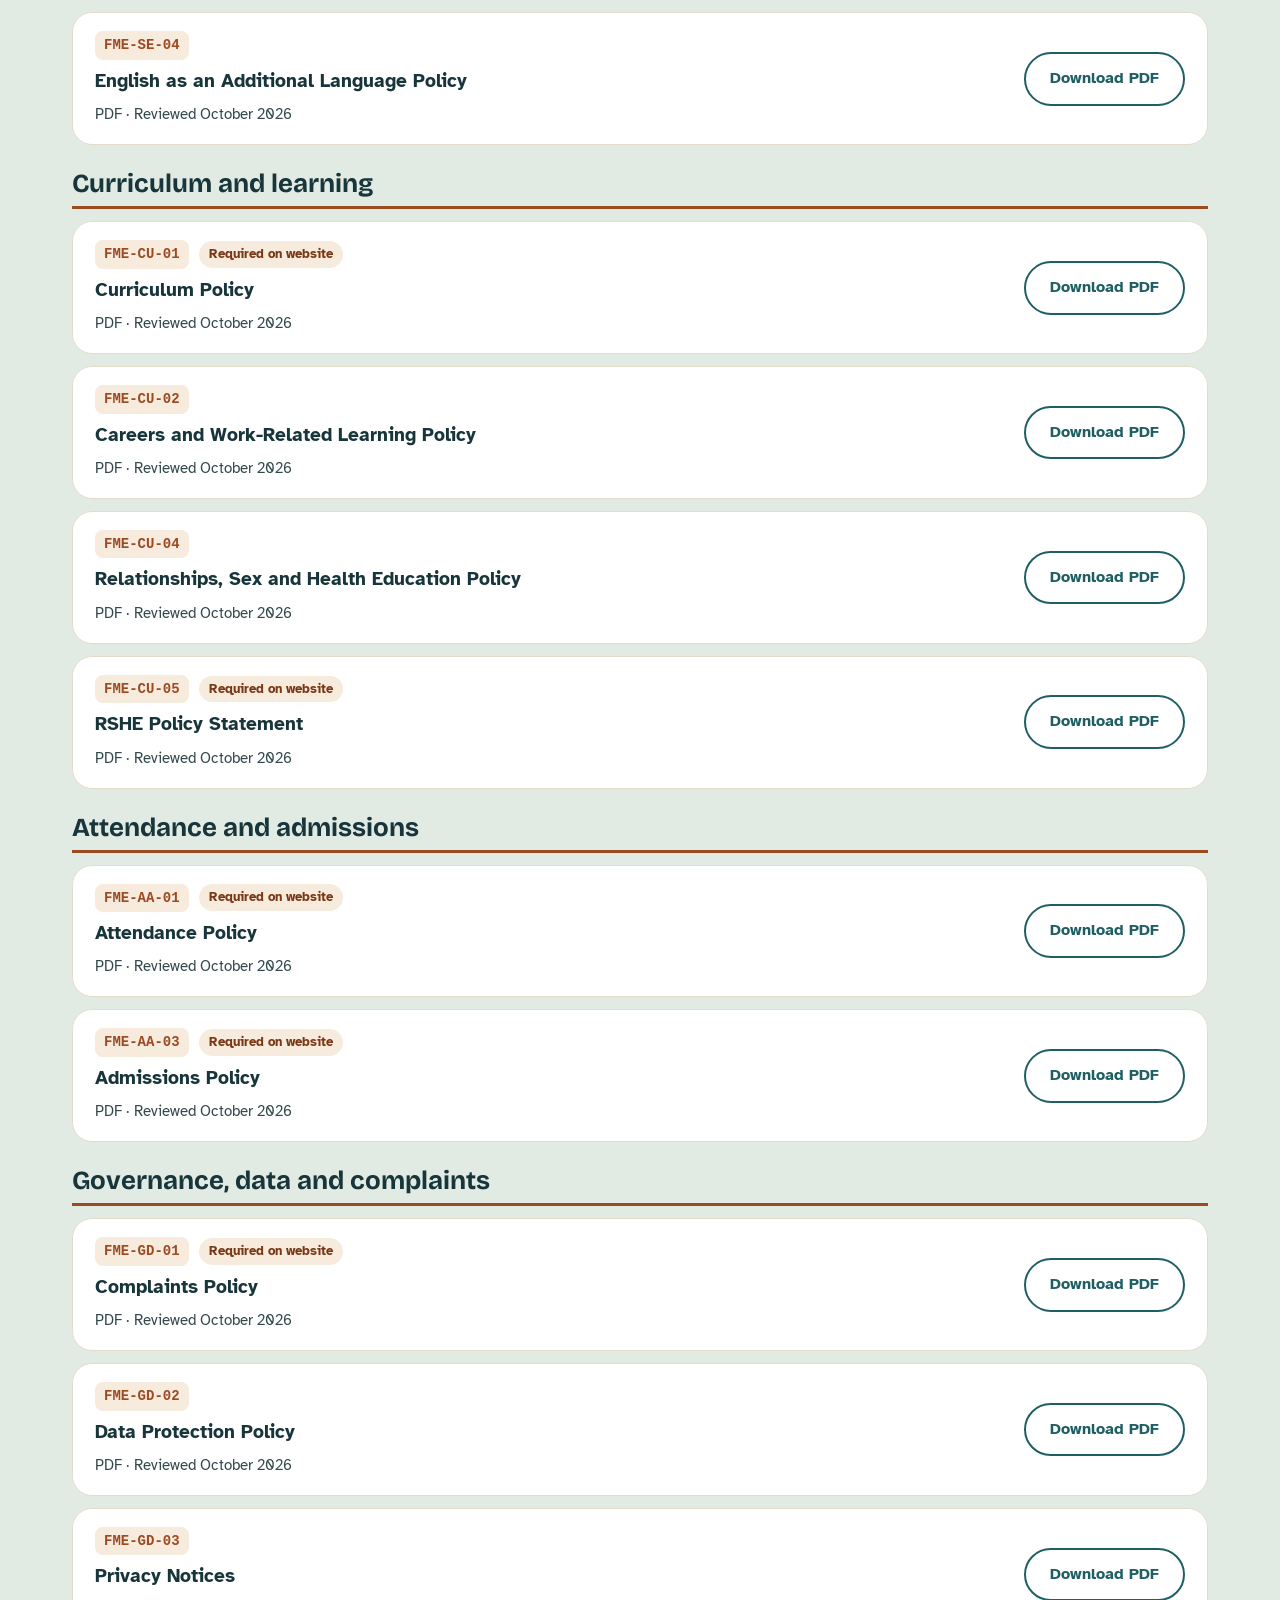
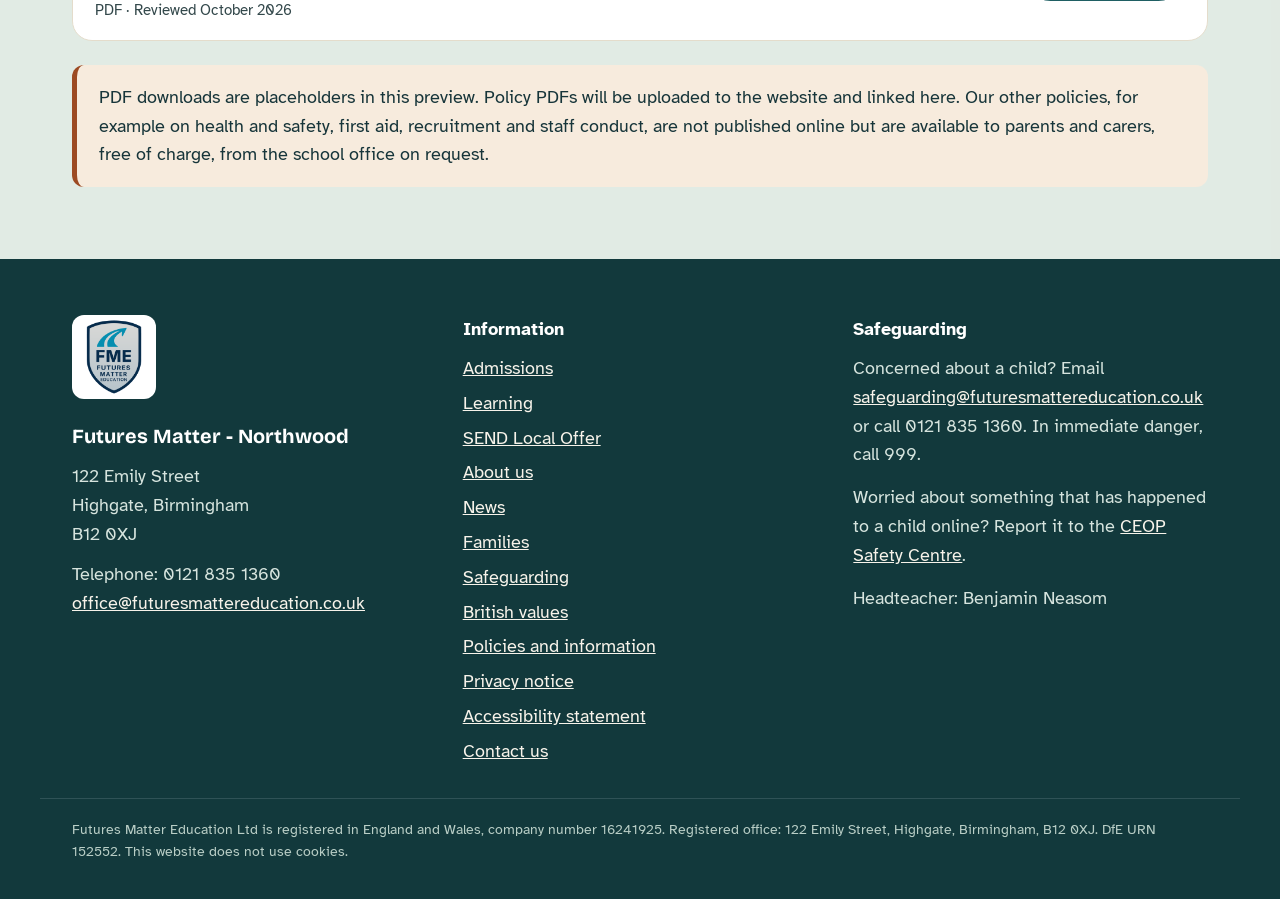
<file: policies.html>
<!doctype html>
<html lang="en-GB">
  <head>
    <meta charset="utf-8" />
    <meta name="viewport" content="width=device-width,initial-scale=1" />
    <title>Policies and information | Futures Matter Northwood</title>
    <meta
      name="description"
      content="School policies and information documents for Futures Matter Northwood."
    />
    <link rel="preconnect" href="https://fonts.googleapis.com" />
    <link rel="preconnect" href="https://fonts.gstatic.com" crossorigin />
    <link
      rel="stylesheet"
      href="https://fonts.googleapis.com/css2?family=Atkinson+Hyperlegible:wght@400;700&family=Bricolage+Grotesque:wght@500;700&display=swap"
    />
    <link rel="icon" href="resources/icons/favicon.ico" sizes="any" />
    <link
      rel="icon"
      type="image/png"
      sizes="32x32"
      href="resources/icons/favicon-32.png"
    />
    <link rel="apple-touch-icon" href="resources/Icons/apple-touch-icon.png" />
    <link rel="stylesheet" href="resources/styles/site.css" />
    <link rel="stylesheet" href="resources/styles/policies.css" />
    <script src="resources/scripts/script.js" defer></script>
  </head>
  <body>
    <a class="skip-link" href="#main">Skip to main content</a>
    <header class="site-header">
      <div class="w header-inner block-row-13">
        <a class="link-text-ink-row" href="index.html"
          ><span class="label-teal-row-2"
            ><img
              alt=""
              class="image-white-2"
              height="56"
              src="resources/icons/icon-512.png"
              width="56" /></span
          ><span class="label-stack-2"
            ><span class="label-md-2">Futures Matter</span
            ><span class="label-text-soft-sm">Northwood School</span></span
          ></a
        >
        <button
          aria-controls="site-nav"
          aria-expanded="false"
          class="nav-toggle"
          type="button"
        >
          Menu
        </button>
        <nav aria-label="Main" class="site-nav nav-md-row" id="site-nav">
          <a class="link-text-ink" href="index.html">Home</a
          ><a class="link-text-ink" href="about.html">About us</a
          ><a class="link-text-ink" href="learning.html">Learning</a
          ><a class="link-text-ink" href="admissions.html">Admissions</a
          ><a class="link-text-ink" href="send-local-offer.html"
            >SEND Local Offer</a
          ><a class="link-text-ink" href="families.html">Families</a
          ><a class="link-text-ink" href="safeguarding.html">Safeguarding</a
          ><a
            aria-current="page"
            class="link-text-ink-edge-accent"
            href="policies.html"
            >Policies</a
          ><a class="link-accent-text-white" href="contact.html">Contact us</a>
        </nav>
      </div>
    </header>
    <div class="bar" aria-hidden="true"></div>
    <main id="main" tabindex="-1">
      <section class="section-gradient">
        <div class="w block-stack-17">
          <p class="eyebrow para-text-gold-pale">Policies and information</p>
          <h1 class="heading-text-white">
            Our policies and the information we publish
          </h1>
          <p class="para-text-hero-text-md-2">
            Every policy has a reference code from our Policy Register
            (FME-area-number). Read the details on this page or download a copy.
          </p>
        </div>
      </section>
      <section class="sec section-padding-bottom-2">
        <div class="w block-stack-12">
          <div>
            <p class="eyebrow">Required information</p>
            <h2 class="para-margin-top-3">
              Information for parents, carers and inspectors
            </h2>
          </div>
          <div class="grid">
            <div class="tc t-orange">
              <h3 class="list-md-2">About the school</h3>
              <p class="para-text-muted-md-4">
                Futures Matter - Northwood is a DfE-registered independent
                special school for pupils aged 11 to 16 (URN 152552), inspected
                by Ofsted. Parents and carers can ask the office for any
                document listed here, free of charge.
              </p>
            </div>
            <div class="tc t-blue">
              <h3 class="list-md-2">Inspection reports</h3>
              <p class="para-text-muted-md-4">
                <a
                  href="https://files.ofsted.gov.uk/v1/file/50311773"
                  rel="noopener"
                  target="_blank"
                  >Ofsted pre-registration inspection report, 13 May 2026 (opens
                  on the Ofsted website)</a
                >. The report concludes that the school is likely to meet all
                the independent school standards if it is registered. We will
                publish every later inspection report here.
              </p>
            </div>
            <div class="tc t-green">
              <h3 class="list-md-2">Safeguarding arrangements</h3>
              <p class="para-text-muted-md-4">
                Our arrangements to safeguard and promote the welfare of pupils
                are set out in the Safeguarding and Child Protection Policy
                (FME-SG-01), listed below. Designated Safeguarding Lead:
                Benjamin Neasom, Headteacher. Safeguarding inbox:
                safeguarding@futuresmattereducation.co.uk.
              </p>
            </div>
            <div class="tc t-purple">
              <h3 class="list-md-2">School contact details</h3>
              <p class="para-text-muted-md-4">
                Futures Matter - Northwood, 122 Emily Street, Highgate,
                Birmingham, B12 0XJ. Telephone 0121 835 1360. Headteacher:
                Benjamin Neasom.
              </p>
            </div>
            <div class="tc t-yellow">
              <h3 class="list-md-2">Proprietor</h3>
              <p class="para-text-muted-md-4">
                Futures Matter Education Ltd (company number 16241925),
                registered office 122 Emily Street, Highgate, Birmingham, B12
                0XJ, telephone 0121 835 1360. Proprietor: Carrie-Ann McGurk.
              </p>
            </div>
            <div class="tc t-teal">
              <h3 class="list-md-2">Chair of the School Governance Board</h3>
              <p class="para-text-muted-md-4">
                Mark O'Donnell. Correspondence address: c/o Futures Matter -
                Northwood, 122 Emily Street, Highgate, Birmingham, B12 0XJ.
              </p>
            </div>
            <div class="tc t-orange">
              <h3 class="list-md-2">Ethos and aims</h3>
              <p class="para-text-muted-md-4">
                Our ethos and aims are on the
                <a href="index.html">home page</a>: ambitious, respectful,
                resilient and kind.
              </p>
            </div>
            <div class="tc t-blue">
              <h3 class="list-md-2">
                Pupils with EHC plans and pupils who speak English as an
                additional language
              </h3>
              <p class="para-text-muted-md-4">
                See our <a href="send-local-offer.html">Local Offer</a>, the
                SEND Policy (FME-SE-01) and the EAL Policy (FME-SE-04).
              </p>
            </div>
            <div class="tc t-green">
              <h3 class="list-md-2">British values statement</h3>
              <p class="para-text-muted-md-4">
                Read how we promote fundamental British values, and spiritual,
                moral, social and cultural development:
                <a href="british-values.html">our British values statement</a>.
              </p>
            </div>
            <div class="tc t-purple">
              <h3 class="list-md-2">Anti-bullying strategy</h3>
              <p class="para-text-muted-md-4">
                We are a 'telling school': every report is listened to, taken
                seriously and responded to promptly, and all incidents are
                recorded, monitored and reviewed. Read the Anti-Bullying Policy
                (FME-BE-02), listed below.
              </p>
            </div>
            <div class="tc t-yellow">
              <h3 class="list-md-2">
                Academic performance and public examination results
              </h3>
              <p class="para-text-muted-md-4">
                Because only a small number of pupils sit public examinations
                each year, results are not published on our website, to avoid
                identifying any individual. Results are reported to parents and
                carers by personal letter on results day, and every parent and
                carer receives an annual report of their child's progress and
                attainment.
              </p>
            </div>
            <div class="tc t-teal">
              <h3 class="list-md-2">
                Complaints procedure and number of complaints
              </h3>
              <p class="para-text-muted-md-4">
                Informal complaints are addressed with a pupil's tutor or class
                teacher. Formal complaints go to the Headteacher (or the
                Proprietor, if the complaint is about the Headteacher). Read the
                Complaints Policy (FME-GD-01), listed below. Formal complaints
                registered under the formal procedure in the previous school
                year: none. The school has only just opened, so no complaints
                have been received.
              </p>
            </div>
            <div class="tc t-orange">
              <h3 class="list-md-2">
                Removal from the register and restrictions on the proprietor
              </h3>
              <p class="para-text-muted-md-4">
                Neither the Secretary of State nor a justice of the peace has
                made a decision to remove the school from the register or to
                restrict the proprietor.
              </p>
            </div>
            <div class="tc t-blue">
              <h3 class="list-md-2">Privacy notices</h3>
              <p class="para-text-muted-md-4">
                <a href="privacy.html">Read our privacy notice</a> and download
                notices for each group.
              </p>
            </div>
            <div class="tc t-green">
              <h3 class="list-md-2">Paper copies and viewing in school</h3>
              <p class="para-text-muted-md-4">
                Every document on this page is available to read at the school
                office during the school day. Parents and carers, including
                those of prospective pupils, can also ask the school office for
                a free copy of any document, on paper or by email.
              </p>
            </div>
          </div>
          <div class="tc t-blue block-padding-2">
            <h3 class="heading-lg-2">Requesting alternative formats</h3>
            <p class="para-text-muted-md">
              If you need information in an alternative format, such as an
              accessible PDF or an audio recording, please email us at
              <a
                class="link-overflow-wrap-font-weight"
                href="mailto:office@futuresmattereducation.co.uk"
                >office@futuresmattereducation.co.uk</a
              >
              and tell us:
            </p>
            <ul class="tick list-md">
              <li>the web address (URL) of the content you need</li>
              <li>the details of what you need</li>
              <li>the format you need</li>
              <li>your contact name and email address</li>
            </ul>
            <p class="para-text-muted-md-3">
              You can also call the school office on 0121 835 1360. Read our
              <a href="accessibility.html">accessibility statement</a>.
            </p>
          </div>
        </div>
      </section>
      <section class="sec section-alpha-5">
        <div class="w block-stack-13">
          <div class="block-row-4">
            <div>
              <p class="eyebrow">Policy register</p>
              <h2 class="para-margin-top-3">Find a policy</h2>
            </div>
            <div class="block-flex-max-width">
              <label class="label-font-weight-margin-bottom" for="policy-search"
                >Search by name or code</label
              ><input
                autocomplete="off"
                class="field-white-md"
                id="policy-search"
                placeholder="For example: behaviour, or FME-SG-01"
                type="search"
              />
              <p
                aria-live="polite"
                class="para-text-muted-md-2"
                id="policy-status"
              ></p>
            </div>
          </div>
          <nav aria-label="Policy groups" class="nav-row">
            <a class="link-white-text-ink-md" href="#safeguarding"
              >Safeguarding and welfare</a
            ><a class="link-white-text-ink-md" href="#behaviour"
              >Behaviour and pupil conduct</a
            ><a class="link-white-text-ink-md" href="#send"
              >SEND and inclusion</a
            ><a class="link-white-text-ink-md" href="#curriculum"
              >Curriculum and learning</a
            ><a class="link-white-text-ink-md" href="#admissions"
              >Attendance and admissions</a
            ><a class="link-white-text-ink-md" href="#governance"
              >Governance, data and complaints</a
            >
          </nav>
          <div class="card" hidden="" id="policy-none">
            No policies match your search. Try a shorter word, or
            <a href="contact.html">contact the school office</a>.
          </div>
          <div class="policy-group block-stack-4" id="safeguarding">
            <h3 class="heading-edge-accent-lg">Safeguarding and welfare</h3>
            <div
              class="card policy-item block-row-5"
              data-search="safeguarding and child protection policy fme-sg-01"
            >
              <div class="block-stack-18">
                <div class="block-row-3">
                  <span class="code">FME-SG-01</span
                  ><span class="pill label-peach-text-brown"
                    >Required on website</span
                  >
                </div>
                <strong class="list-md-2"
                  >Safeguarding and Child Protection Policy</strong
                ><span class="muted label-sm-2"
                  >PDF · Reviewed October 2026</span
                >
              </div>
              <a
                aria-label="Download Safeguarding and Child Protection Policy"
                class="btn2 para-md-12"
                download=""
                href="resources/policies/FME-SG-01%20Safeguarding%20and%20Child%20Protection%20Policy%20-%20FME%20Northwood%20(1).pdf"
                >Download PDF</a
              >
            </div>
            <div
              class="card policy-item block-row-5"
              data-search="online safety and acceptable use policy fme-sg-02"
            >
              <div class="block-stack-18">
                <div class="block-row-3">
                  <span class="code">FME-SG-02</span>
                </div>
                <strong class="list-md-2"
                  >Online Safety and Acceptable Use Policy</strong
                ><span class="muted label-sm-2"
                  >PDF · Reviewed October 2026</span
                >
              </div>
              <a
                aria-label="Download Online Safety and Acceptable Use Policy"
                class="btn2 para-md-12"
                download=""
                href="resources/policies/FME-policies-1-safeguarding-behaviour/FME-SG-02.pdf"
                >Download PDF</a
              >
            </div>
            <div
              class="card policy-item block-row-5"
              data-search="preventing extremism and radicalisation policy fme-sg-04"
            >
              <div class="block-stack-18">
                <div class="block-row-3">
                  <span class="code">FME-SG-04</span>
                </div>
                <strong class="list-md-2"
                  >Preventing Extremism and Radicalisation Policy</strong
                ><span class="muted label-sm-2"
                  >PDF · Reviewed October 2026</span
                >
              </div>
              <a
                aria-label="Download Preventing Extremism and Radicalisation Policy"
                class="btn2 para-md-12"
                download=""
                href="resources/policies/FME-policies-1-safeguarding-behaviour/FME-SG-04.pdf"
                >Download PDF</a
              >
            </div>
          </div>
          <div class="policy-group block-stack-4" id="behaviour">
            <h3 class="heading-edge-accent-lg">Behaviour and pupil conduct</h3>
            <div
              class="card policy-item block-row-5"
              data-search="behaviour, rewards and sanctions policy fme-be-01"
            >
              <div class="block-stack-18">
                <div class="block-row-3">
                  <span class="code">FME-BE-01</span
                  ><span class="pill label-peach-text-brown"
                    >Required on website</span
                  >
                </div>
                <strong class="list-md-2"
                  >Behaviour, Rewards and Sanctions Policy</strong
                ><span class="muted label-sm-2"
                  >PDF · Reviewed October 2026</span
                >
              </div>
              <a
                aria-label="Download Behaviour, Rewards and Sanctions Policy"
                class="btn2 para-md-12"
                download=""
                href="resources/policies/FME-policies-1-safeguarding-behaviour/FME-BE-01.pdf"
                >Download PDF</a
              >
            </div>
            <div
              class="card policy-item block-row-5"
              data-search="anti-bullying policy fme-be-02"
            >
              <div class="block-stack-18">
                <div class="block-row-3">
                  <span class="code">FME-BE-02</span>
                </div>
                <strong class="list-md-2">Anti-Bullying Policy</strong
                ><span class="muted label-sm-2"
                  >PDF · Reviewed October 2026</span
                >
              </div>
              <a
                aria-label="Download Anti-Bullying Policy"
                class="btn2 para-md-12"
                download=""
                href="resources/policies/FME-policies-1-safeguarding-behaviour/FME-BE-02.pdf"
                >Download PDF</a
              >
            </div>
            <div
              class="card policy-item block-row-5"
              data-search="restrictive interventions policy fme-be-03"
            >
              <div class="block-stack-18">
                <div class="block-row-3">
                  <span class="code">FME-BE-03</span>
                </div>
                <strong class="list-md-2"
                  >Restrictive Interventions Policy</strong
                ><span class="muted label-sm-2"
                  >PDF · Reviewed October 2026</span
                >
              </div>
              <a
                aria-label="Download Restrictive Interventions Policy"
                class="btn2 para-md-12"
                download=""
                href="resources/policies/FME-policies-1-safeguarding-behaviour/FME-BE-03.pdf"
                >Download PDF</a
              >
            </div>
            <div
              class="card policy-item block-row-5"
              data-search="suspension and exclusion policy fme-be-04"
            >
              <div class="block-stack-18">
                <div class="block-row-3">
                  <span class="code">FME-BE-04</span
                  ><span class="pill label-peach-text-brown"
                    >Required on website</span
                  >
                </div>
                <strong class="list-md-2"
                  >Suspension and Exclusion Policy</strong
                ><span class="muted label-sm-2"
                  >PDF · Reviewed October 2026</span
                >
              </div>
              <a
                aria-label="Download Suspension and Exclusion Policy"
                class="btn2 para-md-12"
                download=""
                href="resources/policies/FME-policies-1-safeguarding-behaviour/FME-BE-04.pdf"
                >Download PDF</a
              >
            </div>
            <div
              class="card policy-item block-row-5"
              data-search="mobile phone policy fme-be-05"
            >
              <div class="block-stack-18">
                <div class="block-row-3">
                  <span class="code">FME-BE-05</span>
                </div>
                <strong class="list-md-2">Mobile Phone Policy</strong
                ><span class="muted label-sm-2"
                  >PDF · Reviewed October 2026</span
                >
              </div>
              <a
                aria-label="Download Mobile Phone Policy"
                class="btn2 para-md-12"
                download=""
                href="resources/policies/FME-policies-1-safeguarding-behaviour/FME-BE-05.pdf"
                >Download PDF</a
              >
            </div>
          </div>
          <div class="policy-group block-stack-4" id="send">
            <h3 class="heading-edge-accent-lg">SEND and inclusion</h3>
            <div
              class="card policy-item block-row-5"
              data-search="send policy fme-se-01"
            >
              <div class="block-stack-18">
                <div class="block-row-3">
                  <span class="code">FME-SE-01</span>
                </div>
                <strong class="list-md-2">SEND Policy</strong
                ><span class="muted label-sm-2"
                  >PDF · Reviewed October 2026</span
                >
              </div>
              <a
                aria-label="Download SEND Policy"
                class="btn2 para-md-12"
                download=""
                href="resources/policies/FME-policies-2-send-curriculum/FME-SE-01.pdf"
                >Download PDF</a
              >
            </div>
            <div
              class="card policy-item block-row-5"
              data-search="supporting pupils with medical conditions policy fme-se-02"
            >
              <div class="block-stack-18">
                <div class="block-row-3">
                  <span class="code">FME-SE-02</span>
                </div>
                <strong class="list-md-2"
                  >Supporting Pupils with Medical Conditions Policy</strong
                ><span class="muted label-sm-2"
                  >PDF · Reviewed October 2026</span
                >
              </div>
              <a
                aria-label="Download Supporting Pupils with Medical Conditions Policy"
                class="btn2 para-md-12"
                download=""
                href="resources/policies/FME-policies-2-send-curriculum/FME-SE-02.pdf"
                >Download PDF</a
              >
            </div>
            <div
              class="card policy-item block-row-5"
              data-search="accessibility plan fme-se-03"
            >
              <div class="block-stack-18">
                <div class="block-row-3">
                  <span class="code">FME-SE-03</span>
                </div>
                <strong class="list-md-2">Accessibility Plan</strong
                ><span class="muted label-sm-2"
                  >PDF · Reviewed October 2026</span
                >
              </div>
              <a
                aria-label="Download Accessibility Plan"
                class="btn2 para-md-12"
                download=""
                href="resources/policies/FME-policies-2-send-curriculum/FME-SE-03.pdf"
                >Download PDF</a
              >
            </div>
            <div
              class="card policy-item block-row-5"
              data-search="english as an additional language policy fme-se-04"
            >
              <div class="block-stack-18">
                <div class="block-row-3">
                  <span class="code">FME-SE-04</span>
                </div>
                <strong class="list-md-2"
                  >English as an Additional Language Policy</strong
                ><span class="muted label-sm-2"
                  >PDF · Reviewed October 2026</span
                >
              </div>
              <a
                aria-label="Download English as an Additional Language Policy"
                class="btn2 para-md-12"
                download=""
                href="resources/policies/FME-policies-2-send-curriculum/FME-SE-04.pdf"
                >Download PDF</a
              >
            </div>
          </div>
          <div class="policy-group block-stack-4" id="curriculum">
            <h3 class="heading-edge-accent-lg">Curriculum and learning</h3>
            <div
              class="card policy-item block-row-5"
              data-search="curriculum policy fme-cu-01"
            >
              <div class="block-stack-18">
                <div class="block-row-3">
                  <span class="code">FME-CU-01</span
                  ><span class="pill label-peach-text-brown"
                    >Required on website</span
                  >
                </div>
                <strong class="list-md-2">Curriculum Policy</strong
                ><span class="muted label-sm-2"
                  >PDF · Reviewed October 2026</span
                >
              </div>
              <a
                aria-label="Download Curriculum Policy"
                class="btn2 para-md-12"
                download=""
                href="resources/policies/FME-policies-2-send-curriculum/FME-CU-01.pdf"
                >Download PDF</a
              >
            </div>
            <div
              class="card policy-item block-row-5"
              data-search="careers and work-related learning policy fme-cu-02"
            >
              <div class="block-stack-18">
                <div class="block-row-3">
                  <span class="code">FME-CU-02</span>
                </div>
                <strong class="list-md-2"
                  >Careers and Work-Related Learning Policy</strong
                ><span class="muted label-sm-2"
                  >PDF · Reviewed October 2026</span
                >
              </div>
              <a
                aria-label="Download Careers and Work-Related Learning Policy"
                class="btn2 para-md-12"
                download=""
                href="resources/policies/FME-policies-2-send-curriculum/FME-CU-02.pdf"
                >Download PDF</a
              >
            </div>
            <div
              class="card policy-item block-row-5"
              data-search="relationships, sex and health education policy fme-cu-04"
            >
              <div class="block-stack-18">
                <div class="block-row-3">
                  <span class="code">FME-CU-04</span>
                </div>
                <strong class="list-md-2"
                  >Relationships, Sex and Health Education Policy</strong
                ><span class="muted label-sm-2"
                  >PDF · Reviewed October 2026</span
                >
              </div>
              <a
                aria-label="Download Relationships, Sex and Health Education Policy"
                class="btn2 para-md-12"
                download=""
                href="resources/policies/FME-policies-2-send-curriculum/FME-CU-04.pdf"
                >Download PDF</a
              >
            </div>
            <div
              class="card policy-item block-row-5"
              data-search="rshe policy statement fme-cu-05"
            >
              <div class="block-stack-18">
                <div class="block-row-3">
                  <span class="code">FME-CU-05</span
                  ><span class="pill label-peach-text-brown"
                    >Required on website</span
                  >
                </div>
                <strong class="list-md-2">RSHE Policy Statement</strong
                ><span class="muted label-sm-2"
                  >PDF · Reviewed October 2026</span
                >
              </div>
              <a
                aria-label="Download RSHE Policy Statement"
                class="btn2 para-md-12"
                download=""
                href="resources/policies/FME-policies-2-send-curriculum/FME-CU-05.pdf"
                >Download PDF</a
              >
            </div>
          </div>
          <div class="policy-group block-stack-4" id="admissions">
            <h3 class="heading-edge-accent-lg">Attendance and admissions</h3>
            <div
              class="card policy-item block-row-5"
              data-search="attendance policy fme-aa-01"
            >
              <div class="block-stack-18">
                <div class="block-row-3">
                  <span class="code">FME-AA-01</span
                  ><span class="pill label-peach-text-brown"
                    >Required on website</span
                  >
                </div>
                <strong class="list-md-2">Attendance Policy</strong
                ><span class="muted label-sm-2"
                  >PDF · Reviewed October 2026</span
                >
              </div>
              <a
                aria-label="Download Attendance Policy"
                class="btn2 para-md-12"
                download=""
                href="resources/policies/FME-policies-3-admissions-governance/FME-AA-01.pdf"
                >Download PDF</a
              >
            </div>
            <div
              class="card policy-item block-row-5"
              data-search="admissions policy fme-aa-03"
            >
              <div class="block-stack-18">
                <div class="block-row-3">
                  <span class="code">FME-AA-03</span
                  ><span class="pill label-peach-text-brown"
                    >Required on website</span
                  >
                </div>
                <strong class="list-md-2">Admissions Policy</strong
                ><span class="muted label-sm-2"
                  >PDF · Reviewed October 2026</span
                >
              </div>
              <a
                aria-label="Download Admissions Policy"
                class="btn2 para-md-12"
                download=""
                href="resources/policies/FME-policies-3-admissions-governance/FME-AA-03.pdf"
                >Download PDF</a
              >
            </div>
          </div>
          <div class="policy-group block-stack-4" id="governance">
            <h3 class="heading-edge-accent-lg">
              Governance, data and complaints
            </h3>
            <div
              class="card policy-item block-row-5"
              data-search="complaints policy fme-gd-01"
            >
              <div class="block-stack-18">
                <div class="block-row-3">
                  <span class="code">FME-GD-01</span
                  ><span class="pill label-peach-text-brown"
                    >Required on website</span
                  >
                </div>
                <strong class="list-md-2">Complaints Policy</strong
                ><span class="muted label-sm-2"
                  >PDF · Reviewed October 2026</span
                >
              </div>
              <a
                aria-label="Download Complaints Policy"
                class="btn2 para-md-12"
                download=""
                href="resources/policies/FME-policies-3-admissions-governance/FME-GD-01.pdf"
                >Download PDF</a
              >
            </div>
            <div
              class="card policy-item block-row-5"
              data-search="data protection policy fme-gd-02"
            >
              <div class="block-stack-18">
                <div class="block-row-3">
                  <span class="code">FME-GD-02</span>
                </div>
                <strong class="list-md-2">Data Protection Policy</strong
                ><span class="muted label-sm-2"
                  >PDF · Reviewed October 2026</span
                >
              </div>
              <a
                aria-label="Download Data Protection Policy"
                class="btn2 para-md-12"
                download=""
                href="resources/policies/FME-policies-3-admissions-governance/FME-GD-02.pdf"
                >Download PDF</a
              >
            </div>
            <div
              class="card policy-item block-row-5"
              data-search="privacy notices fme-gd-03"
            >
              <div class="block-stack-18">
                <div class="block-row-3">
                  <span class="code">FME-GD-03</span>
                </div>
                <strong class="list-md-2">Privacy Notices</strong
                ><span class="muted label-sm-2"
                  >PDF · Reviewed October 2026</span
                >
              </div>
              <a
                aria-label="Download Privacy Notices"
                class="btn2 para-md-12"
                download=""
                href="resources/policies/FME-policies-3-admissions-governance/FME-GD-03.pdf"
                >Download PDF</a
              >
            </div>
          </div>
          <div class="note">
            PDF downloads are placeholders in this preview. Policy PDFs will be
            uploaded to the website and linked here. Our other policies, for
            example on health and safety, first aid, recruitment and staff
            conduct, are not published online but are available to parents and
            carers, free of charge, from the school office on request.
          </div>
        </div>
      </section>
    </main>
    <footer class="site-footer">
      <div class="w block-grid-2">
        <div>
          <img
            alt="Futures Matter Education"
            class="image-white"
            decoding="async"
            src="resources/icons/icon-512.png"
          />
          <p class="para-md-11">Futures Matter - Northwood</p>
          <p class="para-text-mist-3">
            122 Emily Street<br />Highgate, Birmingham<br />B12 0XJ
          </p>
          <p class="para-text-mist-2">
            Telephone: 0121 835 1360<br /><a
              class="link-text-cream-2"
              href="mailto:office@futuresmattereducation.co.uk"
              >office@futuresmattereducation.co.uk</a
            >
          </p>
        </div>
        <div>
          <p class="para-margin-font-weight">Information</p>
          <ul class="list-stack-2">
            <li>
              <a class="link-text-cream-3" href="admissions.html">Admissions</a>
            </li>
            <li>
              <a class="link-text-cream-3" href="learning.html">Learning</a>
            </li>
            <li>
              <a class="link-text-cream-3" href="send-local-offer.html"
                >SEND Local Offer</a
              >
            </li>
            <li><a class="link-text-cream-3" href="about.html">About us</a></li>
            <li><a class="link-text-cream-3" href="news.html">News</a></li>
            <li>
              <a class="link-text-cream-3" href="families.html">Families</a>
            </li>
            <li>
              <a class="link-text-cream-3" href="safeguarding.html"
                >Safeguarding</a
              >
            </li>
            <li>
              <a class="link-text-cream-3" href="british-values.html"
                >British values</a
              >
            </li>
            <li>
              <a class="link-text-cream-3" href="policies.html"
                >Policies and information</a
              >
            </li>
            <li>
              <a class="link-text-cream-3" href="privacy.html"
                >Privacy notice</a
              >
            </li>
            <li>
              <a class="link-text-cream-3" href="accessibility.html"
                >Accessibility statement</a
              >
            </li>
            <li>
              <a class="link-text-cream-3" href="contact.html">Contact us</a>
            </li>
          </ul>
        </div>
        <div>
          <p class="para-margin-font-weight">Safeguarding</p>
          <p class="para-text-mist-4">
            Concerned about a child? Email
            <a
              class="link-text-cream-3"
              href="mailto:safeguarding@futuresmattereducation.co.uk"
              >safeguarding@futuresmattereducation.co.uk</a
            >
            or call 0121 835 1360. In immediate danger, call 999.
          </p>
          <p class="para-text-mist">
            Worried about something that has happened to a child online? Report
            it to the
            <a
              class="link-text-cream-3"
              href="https://www.ceop.police.uk/safety-centre/"
              rel="noopener"
              target="_blank"
              >CEOP Safety Centre</a
            >.
          </p>
          <p class="para-text-mist">Headteacher: Benjamin Neasom</p>
        </div>
      </div>
      <div class="w block-text-mist-dark-edge-teal-dark-sm">
        Futures Matter Education Ltd is registered in England and Wales, company
        number 16241925. Registered office: 122 Emily Street, Highgate,
        Birmingham, B12 0XJ. DfE URN 152552. This website does not use cookies.
      </div>
    </footer>

    <button
      type="button"
      class="a11y-toggle"
      id="a11y-toggle"
      aria-pressed="false"
    >
      Larger text
    </button>
  </body>
</html>
</file>
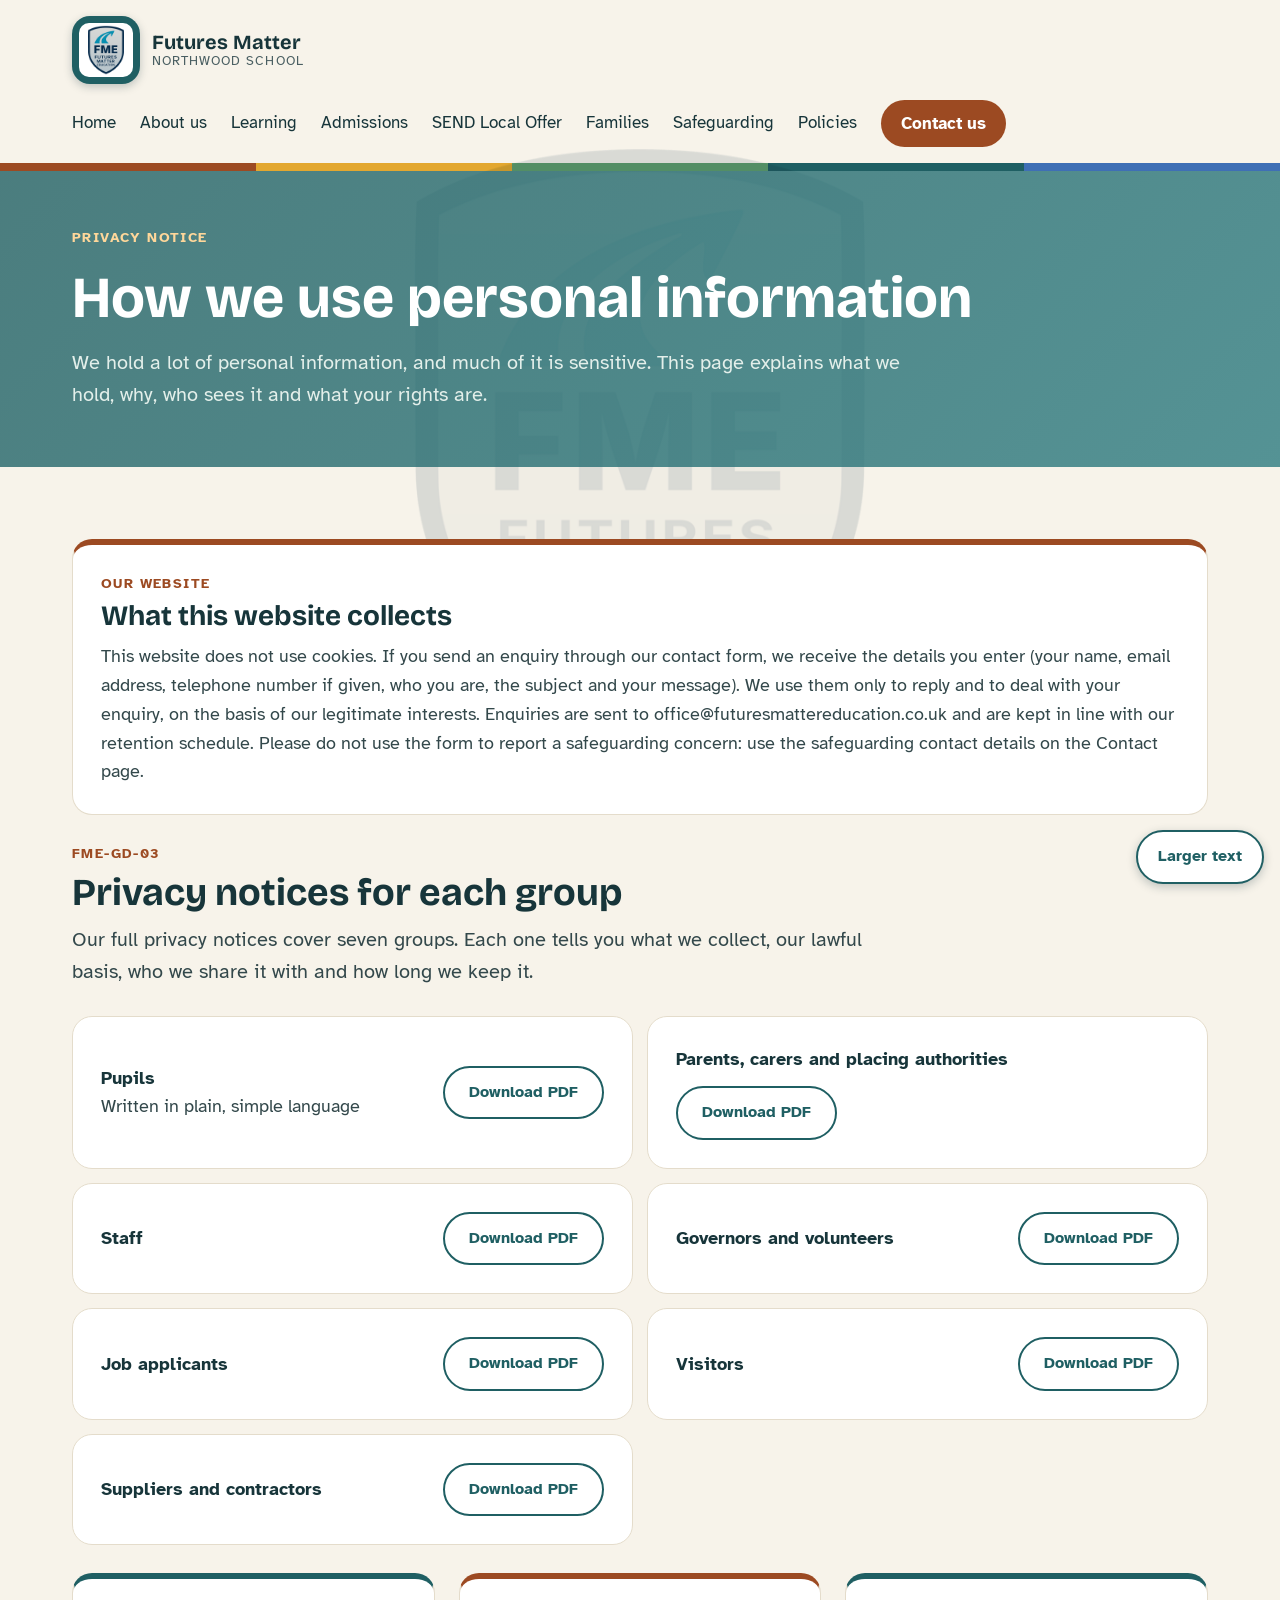
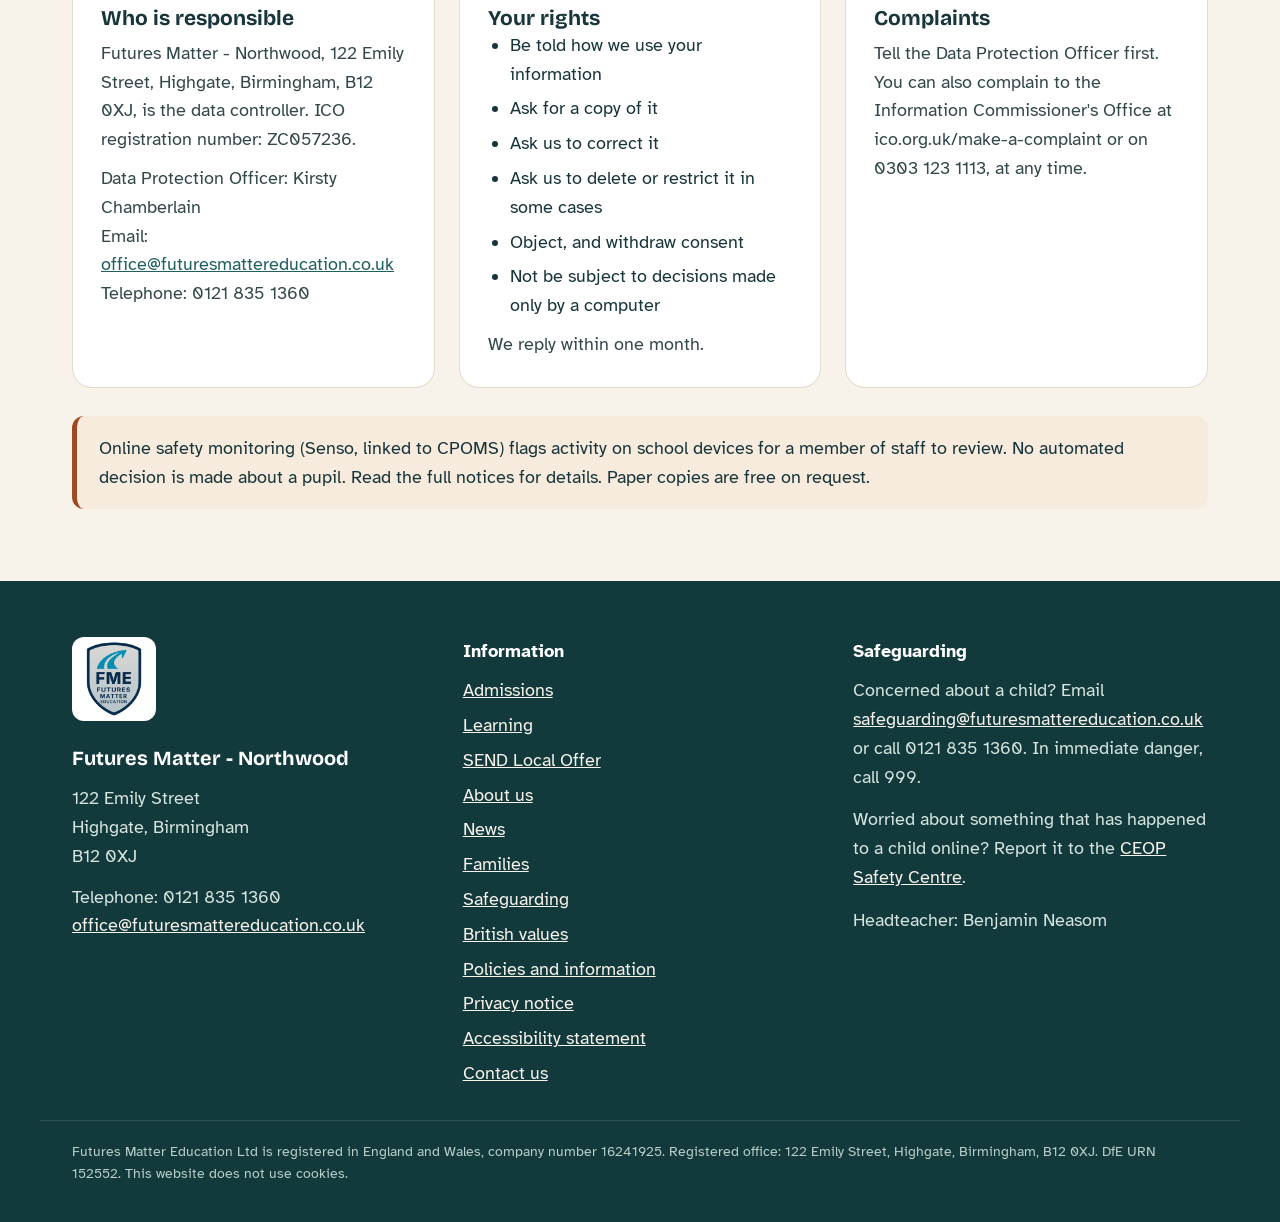
<file: privacy.html>
<!doctype html>
<html lang="en-GB">
  <head>
    <meta charset="utf-8" />
    <meta name="viewport" content="width=device-width,initial-scale=1" />
    <title>Privacy notice | Futures Matter Northwood</title>
    <meta
      name="description"
      content="How Futures Matter Education uses and protects personal information."
    />
    <link rel="preconnect" href="https://fonts.googleapis.com" />
    <link rel="preconnect" href="https://fonts.gstatic.com" crossorigin />
    <link
      rel="stylesheet"
      href="https://fonts.googleapis.com/css2?family=Atkinson+Hyperlegible:wght@400;700&family=Bricolage+Grotesque:wght@500;700&display=swap"
    />
    <link rel="icon" href="resources/icons/favicon.ico" sizes="any" />
    <link
      rel="icon"
      type="image/png"
      sizes="32x32"
      href="resources/icons/favicon-32.png"
    />
    <link rel="apple-touch-icon" href="resources/Icons/apple-touch-icon.png" />
    <link rel="stylesheet" href="resources/styles/site.css" />
    <link rel="stylesheet" href="resources/styles/privacy.css" />
    <script src="resources/scripts/script.js" defer></script>
  </head>
  <body>
    <a class="skip-link" href="#main">Skip to main content</a>
    <header class="site-header">
      <div class="w header-inner block-row-13">
        <a class="link-text-ink-row" href="index.html"
          ><span class="label-teal-row-2"
            ><img
              alt=""
              class="image-white-2"
              height="56"
              src="resources/icons/icon-512.png"
              width="56" /></span
          ><span class="label-stack-2"
            ><span class="label-md-2">Futures Matter</span
            ><span class="label-text-soft-sm">Northwood School</span></span
          ></a
        >
        <button
          aria-controls="site-nav"
          aria-expanded="false"
          class="nav-toggle"
          type="button"
        >
          Menu
        </button>
        <nav aria-label="Main" class="site-nav nav-md-row" id="site-nav">
          <a class="link-text-ink" href="index.html">Home</a
          ><a class="link-text-ink" href="about.html">About us</a
          ><a class="link-text-ink" href="learning.html">Learning</a
          ><a class="link-text-ink" href="admissions.html">Admissions</a
          ><a class="link-text-ink" href="send-local-offer.html"
            >SEND Local Offer</a
          ><a class="link-text-ink" href="families.html">Families</a
          ><a class="link-text-ink" href="safeguarding.html">Safeguarding</a
          ><a class="link-text-ink" href="policies.html">Policies</a
          ><a class="link-accent-text-white" href="contact.html">Contact us</a>
        </nav>
      </div>
    </header>
    <div class="bar" aria-hidden="true"></div>
    <main id="main" tabindex="-1">
      <section class="section-gradient">
        <div class="w block-stack-17">
          <p class="eyebrow para-text-gold-pale">Privacy notice</p>
          <h1 class="heading-text-white">How we use personal information</h1>
          <p class="para-text-hero-text-md-2">
            We hold a lot of personal information, and much of it is sensitive.
            This page explains what we hold, why, who sees it and what your
            rights are.
          </p>
        </div>
      </section>
      <section class="sec">
        <div class="w block-stack-5">
          <div class="card block-edge-accent">
            <p class="eyebrow">Our website</p>
            <h2 class="heading-lg-5">What this website collects</h2>
            <p class="muted heading-margin-top">
              This website does not use cookies. If you send an enquiry through
              our contact form, we receive the details you enter (your name,
              email address, telephone number if given, who you are, the subject
              and your message). We use them only to reply and to deal with your
              enquiry, on the basis of our legitimate interests. Enquiries are
              sent to office@futuresmattereducation.co.uk and are kept in line
              with our retention schedule. Please do not use the form to report
              a safeguarding concern: use the safeguarding contact details on
              the Contact page.
            </p>
          </div>
          <div>
            <p class="eyebrow">FME-GD-03</p>
            <h2 class="heading-margin-top-2">Privacy notices for each group</h2>
            <p class="lead heading-margin-top">
              Our full privacy notices cover seven groups. Each one tells you
              what we collect, our lawful basis, who we share it with and how
              long we keep it.
            </p>
          </div>
          <ul class="list-grid-2">
            <li class="card item-row">
              <div>
                <strong>Pupils</strong><br /><span class="muted"
                  >Written in plain, simple language</span
                >
              </div>
              <a class="btn2 para-md-12" href="#">Download PDF</a>
            </li>
            <li class="card item-row">
              <div>
                <strong>Parents, carers and placing authorities</strong>
              </div>
              <a class="btn2 para-md-12" href="#">Download PDF</a>
            </li>
            <li class="card item-row">
              <div><strong>Staff</strong></div>
              <a class="btn2 para-md-12" href="#">Download PDF</a>
            </li>
            <li class="card item-row">
              <div><strong>Governors and volunteers</strong></div>
              <a class="btn2 para-md-12" href="#">Download PDF</a>
            </li>
            <li class="card item-row">
              <div><strong>Job applicants</strong></div>
              <a class="btn2 para-md-12" href="#">Download PDF</a>
            </li>
            <li class="card item-row">
              <div><strong>Visitors</strong></div>
              <a class="btn2 para-md-12" href="#">Download PDF</a>
            </li>
            <li class="card item-row">
              <div><strong>Suppliers and contractors</strong></div>
              <a class="btn2 para-md-12" href="#">Download PDF</a>
            </li>
          </ul>
          <div class="grid">
            <div class="card block-edge-teal">
              <h3>Who is responsible</h3>
              <p class="muted para-margin-top-3">
                Futures Matter - Northwood, 122 Emily Street, Highgate,
                Birmingham, B12 0XJ, is the data controller. ICO registration
                number: ZC057236.
              </p>
              <p class="muted heading-margin-top">
                Data Protection Officer: Kirsty Chamberlain<br />Email:
                <a
                  class="para-overflow-wrap"
                  href="mailto:office@futuresmattereducation.co.uk"
                  >office@futuresmattereducation.co.uk</a
                ><br />Telephone: 0121 835 1360
              </p>
            </div>
            <div class="card block-edge-accent">
              <h3>Your rights</h3>
              <ul class="tick heading-margin-top">
                <li>Be told how we use your information</li>
                <li>Ask for a copy of it</li>
                <li>Ask us to correct it</li>
                <li>Ask us to delete or restrict it in some cases</li>
                <li>Object, and withdraw consent</li>
                <li>Not be subject to decisions made only by a computer</li>
              </ul>
              <p class="muted heading-margin-top">We reply within one month.</p>
            </div>
            <div class="card block-edge-teal">
              <h3>Complaints</h3>
              <p class="muted para-margin-top-3">
                Tell the Data Protection Officer first. You can also complain to
                the Information Commissioner's Office at
                ico.org.uk/make-a-complaint or on 0303 123 1113, at any time.
              </p>
            </div>
          </div>
          <div class="note">
            Online safety monitoring (Senso, linked to CPOMS) flags activity on
            school devices for a member of staff to review. No automated
            decision is made about a pupil. Read the full notices for details.
            Paper copies are free on request.
          </div>
        </div>
      </section>
    </main>
    <footer class="site-footer">
      <div class="w block-grid-2">
        <div>
          <img
            alt="Futures Matter Education"
            class="image-white"
            decoding="async"
            src="resources/icons/icon-512.png"
          />
          <p class="para-md-11">Futures Matter - Northwood</p>
          <p class="para-text-mist-3">
            122 Emily Street<br />Highgate, Birmingham<br />B12 0XJ
          </p>
          <p class="para-text-mist-2">
            Telephone: 0121 835 1360<br /><a
              class="link-text-cream-2"
              href="mailto:office@futuresmattereducation.co.uk"
              >office@futuresmattereducation.co.uk</a
            >
          </p>
        </div>
        <div>
          <p class="para-margin-font-weight">Information</p>
          <ul class="list-stack-2">
            <li>
              <a class="link-text-cream-3" href="admissions.html">Admissions</a>
            </li>
            <li>
              <a class="link-text-cream-3" href="learning.html">Learning</a>
            </li>
            <li>
              <a class="link-text-cream-3" href="send-local-offer.html"
                >SEND Local Offer</a
              >
            </li>
            <li><a class="link-text-cream-3" href="about.html">About us</a></li>
            <li><a class="link-text-cream-3" href="news.html">News</a></li>
            <li>
              <a class="link-text-cream-3" href="families.html">Families</a>
            </li>
            <li>
              <a class="link-text-cream-3" href="safeguarding.html"
                >Safeguarding</a
              >
            </li>
            <li>
              <a class="link-text-cream-3" href="british-values.html"
                >British values</a
              >
            </li>
            <li>
              <a class="link-text-cream-3" href="policies.html"
                >Policies and information</a
              >
            </li>
            <li>
              <a class="link-text-cream-3" href="privacy.html"
                >Privacy notice</a
              >
            </li>
            <li>
              <a class="link-text-cream-3" href="accessibility.html"
                >Accessibility statement</a
              >
            </li>
            <li>
              <a class="link-text-cream-3" href="contact.html">Contact us</a>
            </li>
          </ul>
        </div>
        <div>
          <p class="para-margin-font-weight">Safeguarding</p>
          <p class="para-text-mist-4">
            Concerned about a child? Email
            <a
              class="link-text-cream-3"
              href="mailto:safeguarding@futuresmattereducation.co.uk"
              >safeguarding@futuresmattereducation.co.uk</a
            >
            or call 0121 835 1360. In immediate danger, call 999.
          </p>
          <p class="para-text-mist">
            Worried about something that has happened to a child online? Report
            it to the
            <a
              class="link-text-cream-3"
              href="https://www.ceop.police.uk/safety-centre/"
              rel="noopener"
              target="_blank"
              >CEOP Safety Centre</a
            >.
          </p>
          <p class="para-text-mist">Headteacher: Benjamin Neasom</p>
        </div>
      </div>
      <div class="w block-text-mist-dark-edge-teal-dark-sm">
        Futures Matter Education Ltd is registered in England and Wales, company
        number 16241925. Registered office: 122 Emily Street, Highgate,
        Birmingham, B12 0XJ. DfE URN 152552. This website does not use cookies.
      </div>
    </footer>

    <button
      type="button"
      class="a11y-toggle"
      id="a11y-toggle"
      aria-pressed="false"
    >
      Larger text
    </button>
  </body>
</html>
</file>
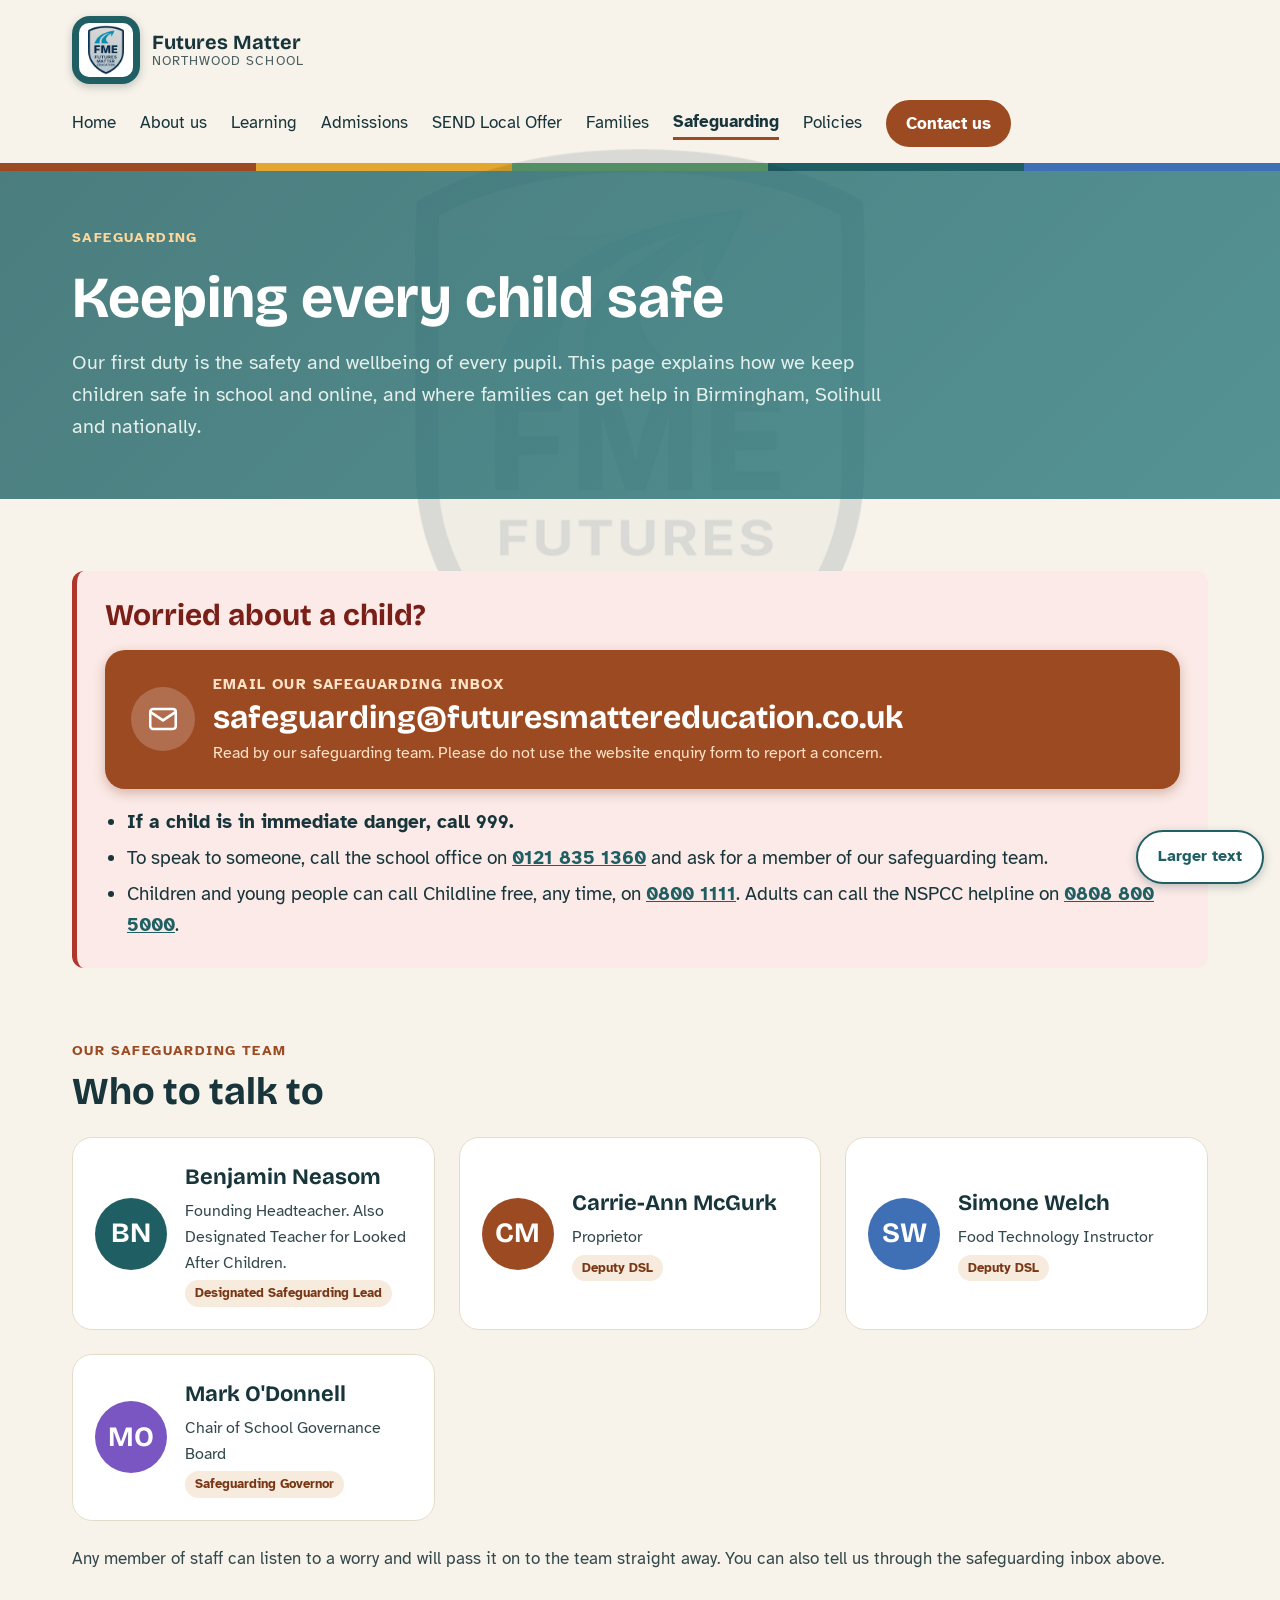
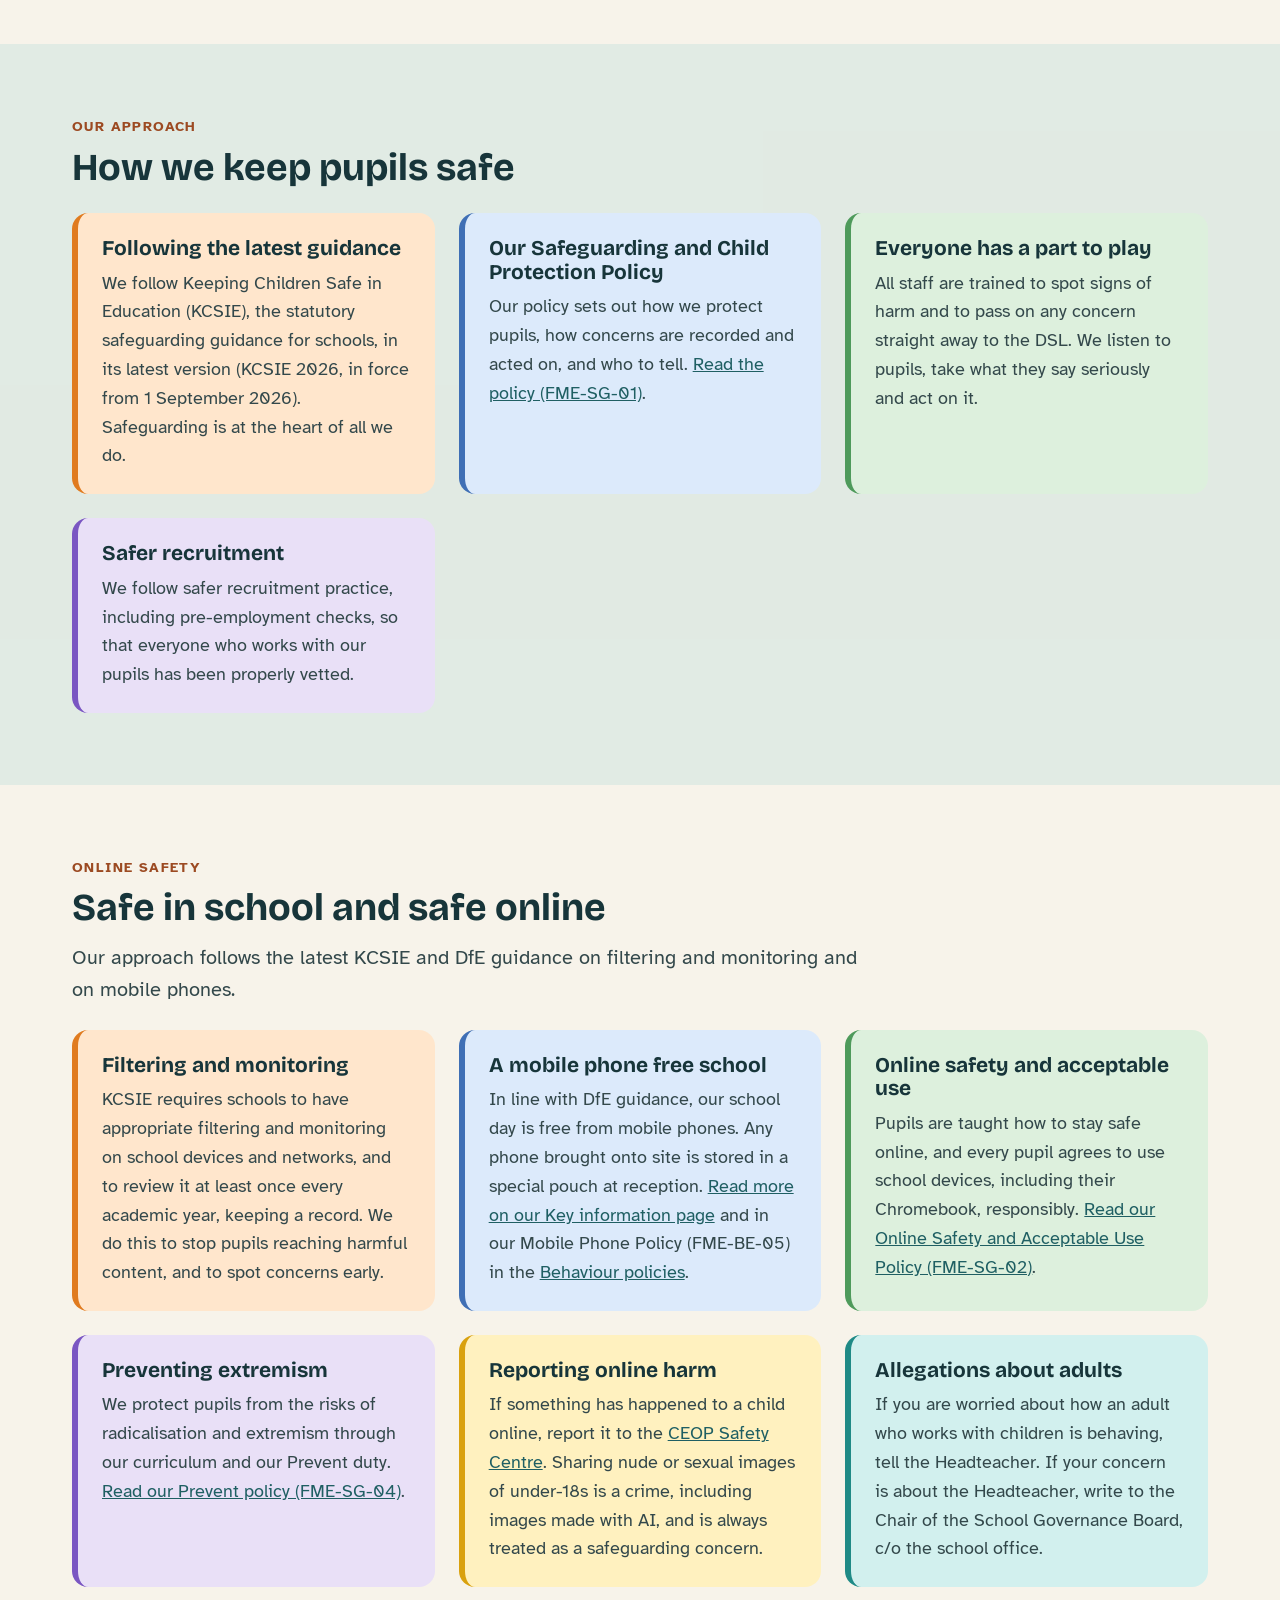
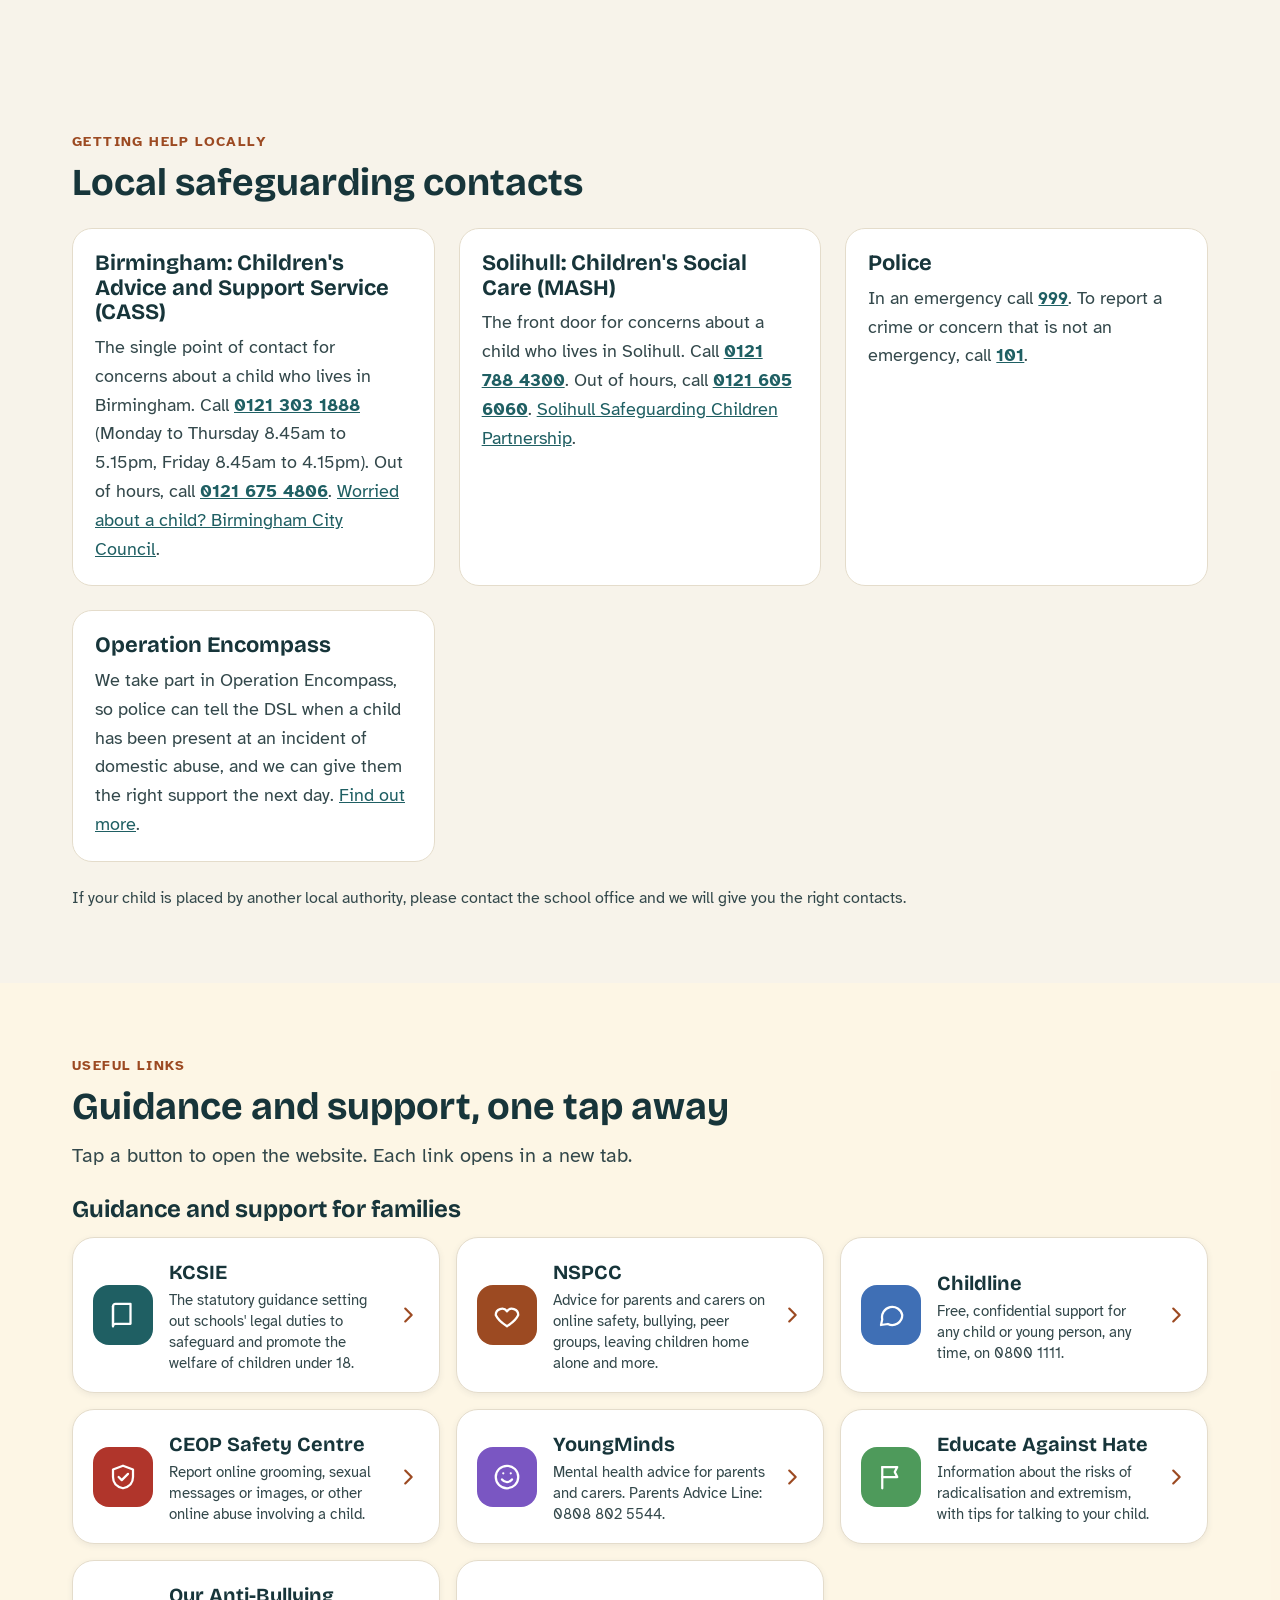
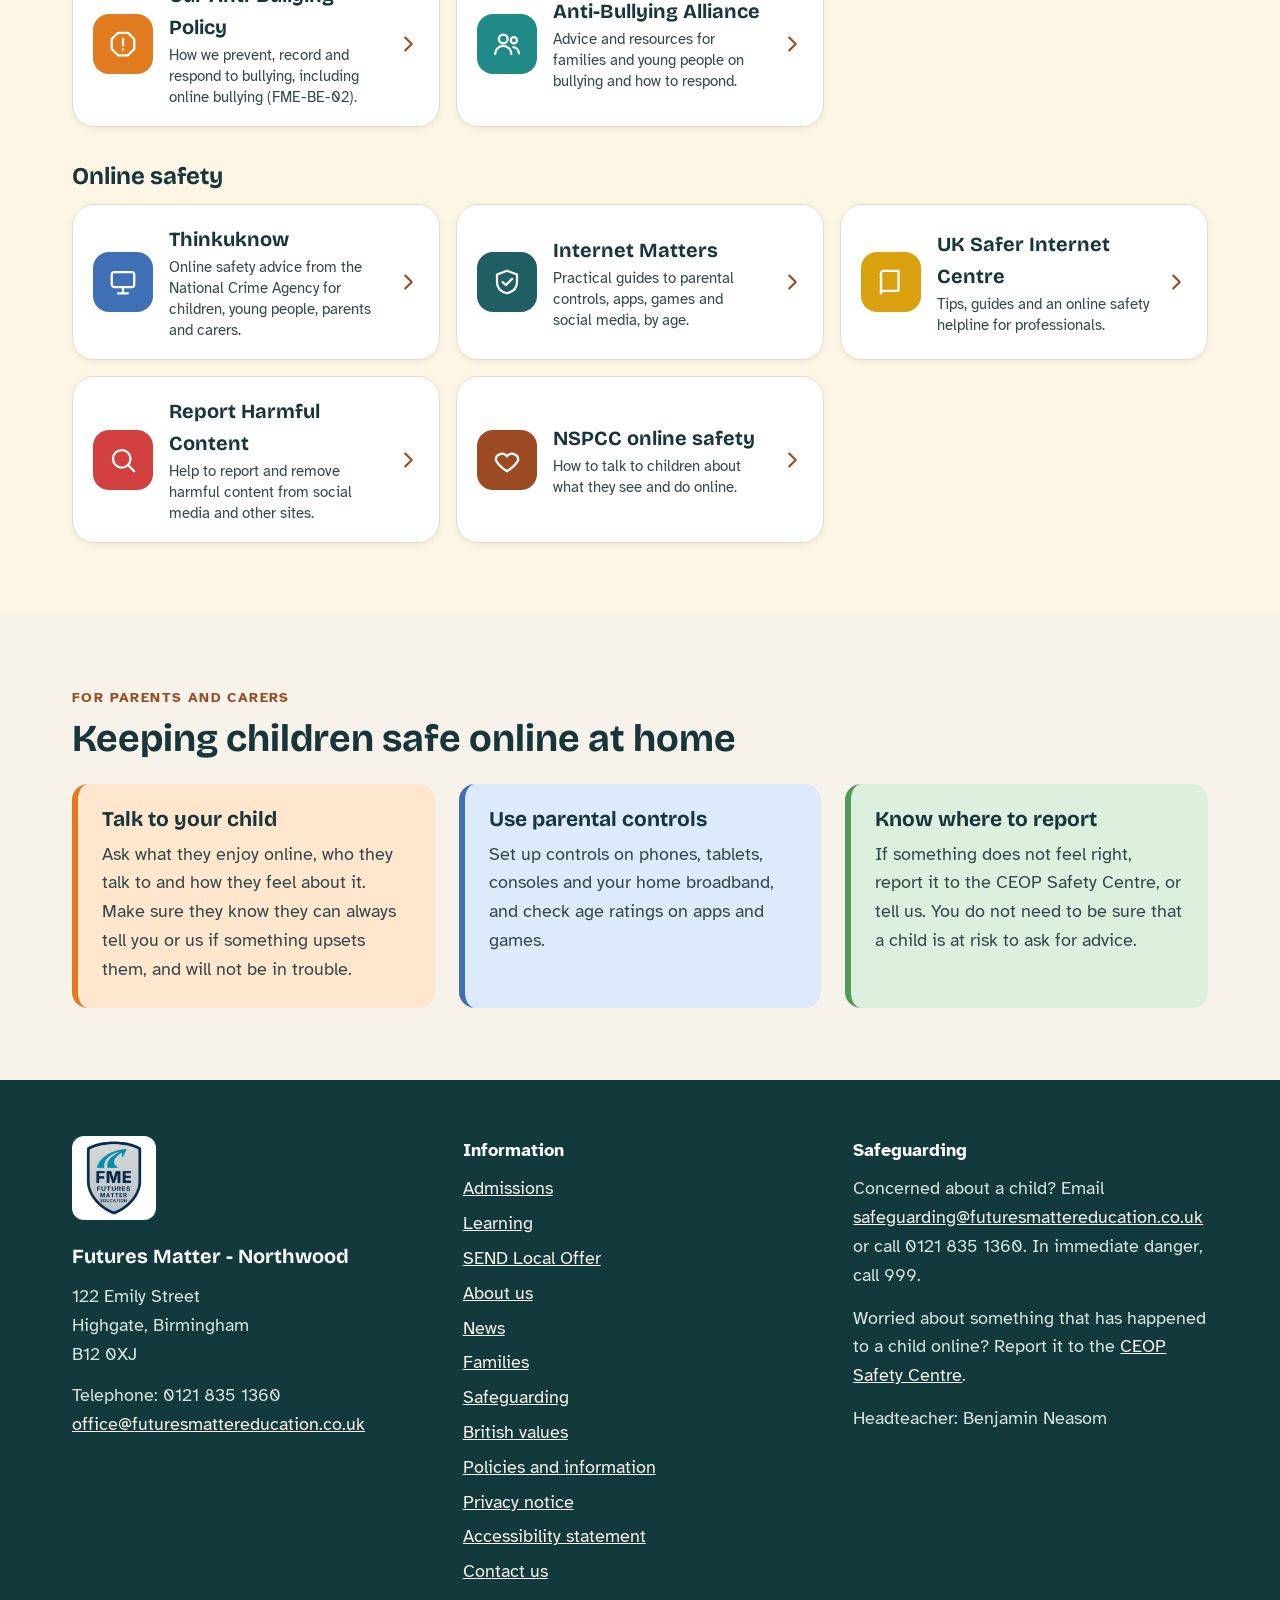
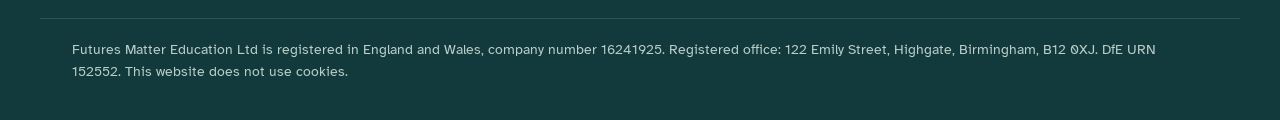
<file: safeguarding.html>
<!doctype html>
<html lang="en-GB">
  <head>
    <meta charset="utf-8" />
    <meta name="viewport" content="width=device-width,initial-scale=1" />
    <title>Safeguarding | Futures Matter Northwood</title>
    <meta
      name="description"
      content="How we keep children safe at Futures Matter Northwood, and how to raise a concern."
    />
    <link rel="preconnect" href="https://fonts.googleapis.com" />
    <link rel="preconnect" href="https://fonts.gstatic.com" crossorigin />
    <link
      rel="stylesheet"
      href="https://fonts.googleapis.com/css2?family=Atkinson+Hyperlegible:wght@400;700&family=Bricolage+Grotesque:wght@500;700&display=swap"
    />
    <link rel="icon" href="resources/icons/favicon.ico" sizes="any" />
    <link
      rel="icon"
      type="image/png"
      sizes="32x32"
      href="resources/icons/favicon-32.png"
    />
    <link rel="apple-touch-icon" href="resources/Icons/apple-touch-icon.png" />
    <link rel="stylesheet" href="resources/styles/site.css" />
    <link rel="stylesheet" href="resources/styles/safeguarding.css" />
    <script src="resources/scripts/script.js" defer></script>
  </head>
  <body>
    <a class="skip-link" href="#main">Skip to main content</a>
    <header class="site-header">
      <div class="w header-inner block-row-13">
        <a class="link-text-ink-row" href="index.html"
          ><span class="label-teal-row-2"
            ><img
              alt=""
              class="image-white-2"
              height="56"
              src="resources/icons/icon-512.png"
              width="56" /></span
          ><span class="label-stack-2"
            ><span class="label-md-2">Futures Matter</span
            ><span class="label-text-soft-sm">Northwood School</span></span
          ></a
        >
        <button
          aria-controls="site-nav"
          aria-expanded="false"
          class="nav-toggle"
          type="button"
        >
          Menu
        </button>
        <nav aria-label="Main" class="site-nav nav-md-row" id="site-nav">
          <a class="link-text-ink" href="index.html">Home</a
          ><a class="link-text-ink" href="about.html">About us</a
          ><a class="link-text-ink" href="learning.html">Learning</a
          ><a class="link-text-ink" href="admissions.html">Admissions</a
          ><a class="link-text-ink" href="send-local-offer.html"
            >SEND Local Offer</a
          ><a class="link-text-ink" href="families.html">Families</a
          ><a
            aria-current="page"
            class="link-text-ink-edge-accent"
            href="safeguarding.html"
            >Safeguarding</a
          ><a class="link-text-ink" href="policies.html">Policies</a
          ><a class="link-accent-text-white" href="contact.html">Contact us</a>
        </nav>
      </div>
    </header>
    <div class="bar" aria-hidden="true"></div>
    <main id="main" tabindex="-1">
      <section class="section-gradient">
        <div class="w block-stack-17">
          <p class="eyebrow para-text-gold-pale">Safeguarding</p>
          <h1 class="heading-text-white">Keeping every child safe</h1>
          <p class="para-text-hero-text-md-2">
            Our first duty is the safety and wellbeing of every pupil. This page
            explains how we keep children safe in school and online, and where
            families can get help in Birmingham, Solihull and nationally.
          </p>
        </div>
      </section>
      <section class="sec section-padding-bottom">
        <div class="w">
          <div class="note block-red-wash-stack">
            <h2 class="heading-text-red-deep-lg">Worried about a child?</h2>
            <a
              class="link-accent-text-white-row"
              href="mailto:safeguarding@futuresmattereducation.co.uk"
              ><span class="label-alpha-10-row"
                ><svg
                  aria-hidden="true"
                  class="icon-fill-stroke"
                  height="34"
                  stroke-linecap="round"
                  stroke-linejoin="round"
                  stroke-width="1.8"
                  viewbox="0 0 24 24"
                  width="34"
                >
                  <rect height="14" rx="2" width="18" x="3" y="5"></rect>
                  <path d="M3 7l9 6 9-6"></path></svg></span
              ><span class="label-stack-3"
                ><span class="label-text-orange-wash-sm"
                  >Email our safeguarding inbox</span
                ><span class="label-font-family-font-weight"
                  >safeguarding@futuresmattereducation.co.uk</span
                ><span class="label-text-orange-wash-md"
                  >Read by our safeguarding team. Please do not use the website
                  enquiry form to report a concern.</span
                ></span
              ></a
            >
            <ul class="tick list-md-2">
              <li>
                <strong>If a child is in immediate danger, call 999.</strong>
              </li>
              <li>
                To speak to someone, call the school office on
                <a class="link-font-weight" href="tel:01218351360"
                  >0121 835 1360</a
                >
                and ask for a member of our safeguarding team.
              </li>
              <li>
                Children and young people can call Childline free, any time, on
                <a class="link-font-weight" href="tel:08001111">0800 1111</a>.
                Adults can call the NSPCC helpline on
                <a class="link-font-weight" href="tel:08088005000"
                  >0808 800 5000</a
                >.
              </li>
            </ul>
          </div>
        </div>
      </section>
      <section class="sec">
        <div class="w block-stack-13">
          <div>
            <p class="eyebrow">Our safeguarding team</p>
            <h2 class="para-margin-top-3">Who to talk to</h2>
          </div>
          <div class="grid block-grid-template-columns">
            <div class="card block-row-11">
              <span aria-hidden="true" class="label-teal-text-white-lg">BN</span
              ><span class="label-stack-4"
                ><span class="label-md">Benjamin Neasom</span
                ><span class="muted para-md-12"
                  >Founding Headteacher. Also Designated Teacher for Looked
                  After Children.</span
                ><span class="pill label-peach-text-brown-2"
                  >Designated Safeguarding Lead</span
                ></span
              >
            </div>
            <div class="card block-row-11">
              <span aria-hidden="true" class="label-accent-text-white-lg"
                >CM</span
              ><span class="label-stack-4"
                ><span class="label-md">Carrie-Ann McGurk</span
                ><span class="muted para-md-12">Proprietor</span
                ><span class="pill label-peach-text-brown-2"
                  >Deputy DSL</span
                ></span
              >
            </div>
            <div class="card block-row-11">
              <span aria-hidden="true" class="label-blue-text-white-lg">SW</span
              ><span class="label-stack-4"
                ><span class="label-md">Simone Welch</span
                ><span class="muted para-md-12">Food Technology Instructor</span
                ><span class="pill label-peach-text-brown-2"
                  >Deputy DSL</span
                ></span
              >
            </div>
            <div class="card block-row-11">
              <span aria-hidden="true" class="label-purple-text-white-lg-2"
                >MO</span
              ><span class="label-stack-4"
                ><span class="label-md">Mark O'Donnell</span
                ><span class="muted para-md-12"
                  >Chair of School Governance Board</span
                ><span class="pill label-peach-text-brown-2"
                  >Safeguarding Governor</span
                ></span
              >
            </div>
          </div>
          <p class="muted para-md-6">
            Any member of staff can listen to a worry and will pass it on to the
            team straight away. You can also tell us through the safeguarding
            inbox above.
          </p>
        </div>
      </section>
      <section class="sec section-alpha-5">
        <div class="w block-stack-13">
          <div>
            <p class="eyebrow">Our approach</p>
            <h2 class="para-margin-top-3">How we keep pupils safe</h2>
          </div>
          <div class="grid block-grid-template-columns">
            <div class="tc t-orange block-padding">
              <h3>Following the latest guidance</h3>
              <p class="para-text-muted-2">
                We follow Keeping Children Safe in Education (KCSIE), the
                statutory safeguarding guidance for schools, in its latest
                version (KCSIE 2026, in force from 1 September 2026).
                Safeguarding is at the heart of all we do.
              </p>
            </div>
            <div class="tc t-blue block-padding">
              <h3>Our Safeguarding and Child Protection Policy</h3>
              <p class="para-text-muted-2">
                Our policy sets out how we protect pupils, how concerns are
                recorded and acted on, and who to tell.
                <a href="policies.html#safeguarding"
                  >Read the policy (FME-SG-01)</a
                >.
              </p>
            </div>
            <div class="tc t-green block-padding">
              <h3>Everyone has a part to play</h3>
              <p class="para-text-muted-2">
                All staff are trained to spot signs of harm and to pass on any
                concern straight away to the DSL. We listen to pupils, take what
                they say seriously and act on it.
              </p>
            </div>
            <div class="tc t-purple block-padding">
              <h3>Safer recruitment</h3>
              <p class="para-text-muted-2">
                We follow safer recruitment practice, including pre-employment
                checks, so that everyone who works with our pupils has been
                properly vetted.
              </p>
            </div>
          </div>
        </div>
      </section>
      <section class="sec">
        <div class="w block-stack-13">
          <div>
            <p class="eyebrow">Online safety</p>
            <h2 class="para-margin-top-3">Safe in school and safe online</h2>
            <p class="lead para-margin-top">
              Our approach follows the latest KCSIE and DfE guidance on
              filtering and monitoring and on mobile phones.
            </p>
          </div>
          <div class="grid block-grid-template-columns-5">
            <div class="tc t-orange block-padding">
              <h3>Filtering and monitoring</h3>
              <p class="para-text-muted-2">
                KCSIE requires schools to have appropriate filtering and
                monitoring on school devices and networks, and to review it at
                least once every academic year, keeping a record. We do this to
                stop pupils reaching harmful content, and to spot concerns
                early.
              </p>
            </div>
            <div class="tc t-blue block-padding">
              <h3>A mobile phone free school</h3>
              <p class="para-text-muted-2">
                In line with DfE guidance, our school day is free from mobile
                phones. Any phone brought onto site is stored in a special pouch
                at reception.
                <a href="families.html"
                  >Read more on our Key information page</a
                >
                and in our Mobile Phone Policy (FME-BE-05) in the
                <a href="policies.html#behaviour">Behaviour policies</a>.
              </p>
            </div>
            <div class="tc t-green block-padding">
              <h3>Online safety and acceptable use</h3>
              <p class="para-text-muted-2">
                Pupils are taught how to stay safe online, and every pupil
                agrees to use school devices, including their Chromebook,
                responsibly.
                <a href="policies.html#safeguarding"
                  >Read our Online Safety and Acceptable Use Policy
                  (FME-SG-02)</a
                >.
              </p>
            </div>
            <div class="tc t-purple block-padding">
              <h3>Preventing extremism</h3>
              <p class="para-text-muted-2">
                We protect pupils from the risks of radicalisation and extremism
                through our curriculum and our Prevent duty.
                <a href="policies.html#safeguarding"
                  >Read our Prevent policy (FME-SG-04)</a
                >.
              </p>
            </div>
            <div class="tc t-yellow block-padding">
              <h3>Reporting online harm</h3>
              <p class="para-text-muted-2">
                If something has happened to a child online, report it to the
                <a
                  href="https://www.ceop.police.uk/safety-centre/"
                  rel="noopener"
                  target="_blank"
                  >CEOP Safety Centre</a
                >. Sharing nude or sexual images of under-18s is a crime,
                including images made with AI, and is always treated as a
                safeguarding concern.
              </p>
            </div>
            <div class="tc t-teal block-padding">
              <h3>Allegations about adults</h3>
              <p class="para-text-muted-2">
                If you are worried about how an adult who works with children is
                behaving, tell the Headteacher. If your concern is about the
                Headteacher, write to the Chair of the School Governance Board,
                c/o the school office.
              </p>
            </div>
          </div>
        </div>
      </section>
      <section class="sec">
        <div class="w block-stack-13">
          <div>
            <p class="eyebrow">Getting help locally</p>
            <h2 class="para-margin-top-3">Local safeguarding contacts</h2>
          </div>
          <div class="grid block-grid-template-columns-5">
            <div class="card block-padding-4">
              <h3 class="heading-md-3">
                Birmingham: Children's Advice and Support Service (CASS)
              </h3>
              <p class="muted para-margin-top-3">
                The single point of contact for concerns about a child who lives
                in Birmingham. Call
                <a class="link-font-weight" href="tel:01213031888"
                  >0121 303 1888</a
                >
                (Monday to Thursday 8.45am to 5.15pm, Friday 8.45am to 4.15pm).
                Out of hours, call
                <a class="link-font-weight" href="tel:01216754806"
                  >0121 675 4806</a
                >.
                <a
                  href="https://www.birmingham.gov.uk/child-protection"
                  rel="noopener"
                  target="_blank"
                  >Worried about a child? Birmingham City Council</a
                >.
              </p>
            </div>
            <div class="card block-padding-4">
              <h3 class="heading-md-3">
                Solihull: Children's Social Care (MASH)
              </h3>
              <p class="muted para-margin-top-3">
                The front door for concerns about a child who lives in Solihull.
                Call
                <a class="link-font-weight" href="tel:01217884300"
                  >0121 788 4300</a
                >. Out of hours, call
                <a class="link-font-weight" href="tel:01216056060"
                  >0121 605 6060</a
                >.
                <a
                  href="https://www.safeguardingsolihull.org.uk/"
                  rel="noopener"
                  target="_blank"
                  >Solihull Safeguarding Children Partnership</a
                >.
              </p>
            </div>
            <div class="card block-padding-4">
              <h3 class="heading-md-3">Police</h3>
              <p class="muted para-margin-top-3">
                In an emergency call
                <a class="link-font-weight" href="tel:999">999</a>. To report a
                crime or concern that is not an emergency, call
                <a class="link-font-weight" href="tel:101">101</a>.
              </p>
            </div>
            <div class="card block-padding-4">
              <h3 class="heading-md-3">Operation Encompass</h3>
              <p class="muted para-margin-top-3">
                We take part in Operation Encompass, so police can tell the DSL
                when a child has been present at an incident of domestic abuse,
                and we can give them the right support the next day.
                <a
                  href="https://www.operationencompass.org/"
                  rel="noopener"
                  target="_blank"
                  >Find out more</a
                >.
              </p>
            </div>
          </div>
          <p class="muted para-md-12">
            If your child is placed by another local authority, please contact
            the school office and we will give you the right contacts.
          </p>
        </div>
      </section>
      <section class="sec section-alpha-6">
        <div class="w block-stack-13">
          <div>
            <p class="eyebrow">Useful links</p>
            <h2 class="para-margin-top-3">
              Guidance and support, one tap away
            </h2>
            <p class="lead para-margin-top">
              Tap a button to open the website. Each link opens in a new tab.
            </p>
          </div>
          <div class="block-stack-20">
            <h3 class="heading-lg-2">Guidance and support for families</h3>
            <div class="block-grid-4">
              <a
                aria-label="KCSIE (opens in a new tab)"
                class="link-white-text-ink-row"
                href="https://www.gov.uk/government/publications/keeping-children-safe-in-education--2"
                rel="noopener"
                target="_blank"
                ><span class="label-teal-row"
                  ><svg
                    aria-hidden="true"
                    class="icon-fill-stroke"
                    height="30"
                    stroke-linecap="round"
                    stroke-linejoin="round"
                    stroke-width="1.8"
                    viewbox="0 0 24 24"
                    width="30"
                  >
                    <path d="M4 5a2 2 0 0 1 2-2h12v16H6a2 2 0 0 0-2 2z"></path>
                    <path d="M4 21V5"></path></svg></span
                ><span class="label-stack"
                  ><span class="label-md-2">KCSIE</span
                  ><span class="label-text-muted-sm"
                    >The statutory guidance setting out schools' legal duties to
                    safeguard and promote the welfare of children under
                    18.</span
                  ></span
                ><svg
                  aria-hidden="true"
                  class="icon-flex-fill"
                  height="22"
                  stroke-linecap="round"
                  stroke-linejoin="round"
                  stroke-width="2.4"
                  viewbox="0 0 24 24"
                  width="22"
                >
                  <path d="M9 5l7 7-7 7"></path></svg></a
              ><a
                aria-label="NSPCC (opens in a new tab)"
                class="link-white-text-ink-row"
                href="https://www.nspcc.org.uk/keeping-children-safe/"
                rel="noopener"
                target="_blank"
                ><span class="label-accent-row"
                  ><svg
                    aria-hidden="true"
                    class="icon-fill-stroke"
                    height="30"
                    stroke-linecap="round"
                    stroke-linejoin="round"
                    stroke-width="1.8"
                    viewbox="0 0 24 24"
                    width="30"
                  >
                    <path
                      d="M12 21s-7-4.5-9-9a5 5 0 0 1 9-3 5 5 0 0 1 9 3c-2 4.5-9 9-9 9z"
                    ></path></svg></span
                ><span class="label-stack"
                  ><span class="label-md-2">NSPCC</span
                  ><span class="label-text-muted-sm"
                    >Advice for parents and carers on online safety, bullying,
                    peer groups, leaving children home alone and more.</span
                  ></span
                ><svg
                  aria-hidden="true"
                  class="icon-flex-fill"
                  height="22"
                  stroke-linecap="round"
                  stroke-linejoin="round"
                  stroke-width="2.4"
                  viewbox="0 0 24 24"
                  width="22"
                >
                  <path d="M9 5l7 7-7 7"></path></svg></a
              ><a
                aria-label="Childline (opens in a new tab)"
                class="link-white-text-ink-row"
                href="https://www.childline.org.uk/"
                rel="noopener"
                target="_blank"
                ><span class="label-blue-row"
                  ><svg
                    aria-hidden="true"
                    class="icon-fill-stroke"
                    height="30"
                    stroke-linecap="round"
                    stroke-linejoin="round"
                    stroke-width="1.8"
                    viewbox="0 0 24 24"
                    width="30"
                  >
                    <path
                      d="M21 12a8 8 0 0 1-11.5 7.2L4 20l1-4.5A8 8 0 1 1 21 12z"
                    ></path></svg></span
                ><span class="label-stack"
                  ><span class="label-md-2">Childline</span
                  ><span class="label-text-muted-sm"
                    >Free, confidential support for any child or young person,
                    any time, on 0800 1111.</span
                  ></span
                ><svg
                  aria-hidden="true"
                  class="icon-flex-fill"
                  height="22"
                  stroke-linecap="round"
                  stroke-linejoin="round"
                  stroke-width="2.4"
                  viewbox="0 0 24 24"
                  width="22"
                >
                  <path d="M9 5l7 7-7 7"></path></svg></a
              ><a
                aria-label="CEOP Safety Centre (opens in a new tab)"
                class="link-white-text-ink-row"
                href="https://www.ceop.police.uk/safety-centre/"
                rel="noopener"
                target="_blank"
                ><span class="label-red-dark-row"
                  ><svg
                    aria-hidden="true"
                    class="icon-fill-stroke"
                    height="30"
                    stroke-linecap="round"
                    stroke-linejoin="round"
                    stroke-width="1.8"
                    viewbox="0 0 24 24"
                    width="30"
                  >
                    <path d="M12 3l8 3v6c0 5-3.5 8-8 9-4.5-1-8-4-8-9V6z"></path>
                    <path d="M8.5 12l2.5 2.5L16 9.5"></path></svg></span
                ><span class="label-stack"
                  ><span class="label-md-2">CEOP Safety Centre</span
                  ><span class="label-text-muted-sm"
                    >Report online grooming, sexual messages or images, or other
                    online abuse involving a child.</span
                  ></span
                ><svg
                  aria-hidden="true"
                  class="icon-flex-fill"
                  height="22"
                  stroke-linecap="round"
                  stroke-linejoin="round"
                  stroke-width="2.4"
                  viewbox="0 0 24 24"
                  width="22"
                >
                  <path d="M9 5l7 7-7 7"></path></svg></a
              ><a
                aria-label="YoungMinds (opens in a new tab)"
                class="link-white-text-ink-row"
                href="https://www.youngminds.org.uk/parent"
                rel="noopener"
                target="_blank"
                ><span class="label-purple-row"
                  ><svg
                    aria-hidden="true"
                    class="icon-fill-stroke"
                    height="30"
                    stroke-linecap="round"
                    stroke-linejoin="round"
                    stroke-width="1.8"
                    viewbox="0 0 24 24"
                    width="30"
                  >
                    <circle cx="12" cy="12" r="9"></circle>
                    <path d="M8 14a5 5 0 0 0 8 0"></path>
                    <path d="M9 9h.01M15 9h.01"></path></svg></span
                ><span class="label-stack"
                  ><span class="label-md-2">YoungMinds</span
                  ><span class="label-text-muted-sm"
                    >Mental health advice for parents and carers. Parents Advice
                    Line: 0808 802 5544.</span
                  ></span
                ><svg
                  aria-hidden="true"
                  class="icon-flex-fill"
                  height="22"
                  stroke-linecap="round"
                  stroke-linejoin="round"
                  stroke-width="2.4"
                  viewbox="0 0 24 24"
                  width="22"
                >
                  <path d="M9 5l7 7-7 7"></path></svg></a
              ><a
                aria-label="Educate Against Hate (opens in a new tab)"
                class="link-white-text-ink-row"
                href="https://www.educateagainsthate.com/parents/"
                rel="noopener"
                target="_blank"
                ><span class="label-green-row"
                  ><svg
                    aria-hidden="true"
                    class="icon-fill-stroke"
                    height="30"
                    stroke-linecap="round"
                    stroke-linejoin="round"
                    stroke-width="1.8"
                    viewbox="0 0 24 24"
                    width="30"
                  >
                    <path d="M5 21V4"></path>
                    <path d="M5 4h12l-2 4 2 4H5"></path></svg></span
                ><span class="label-stack"
                  ><span class="label-md-2">Educate Against Hate</span
                  ><span class="label-text-muted-sm"
                    >Information about the risks of radicalisation and
                    extremism, with tips for talking to your child.</span
                  ></span
                ><svg
                  aria-hidden="true"
                  class="icon-flex-fill"
                  height="22"
                  stroke-linecap="round"
                  stroke-linejoin="round"
                  stroke-width="2.4"
                  viewbox="0 0 24 24"
                  width="22"
                >
                  <path d="M9 5l7 7-7 7"></path></svg></a
              ><a class="link-white-text-ink-row" href="policies.html#behaviour"
                ><span class="label-orange-row"
                  ><svg
                    aria-hidden="true"
                    class="icon-fill-stroke"
                    height="30"
                    stroke-linecap="round"
                    stroke-linejoin="round"
                    stroke-width="1.8"
                    viewbox="0 0 24 24"
                    width="30"
                  >
                    <path d="M8 3h8l5 5v8l-5 5H8l-5-5V8z"></path>
                    <path d="M12 8v5"></path>
                    <path d="M12 16.5h.01"></path></svg></span
                ><span class="label-stack"
                  ><span class="label-md-2">Our Anti-Bullying Policy</span
                  ><span class="label-text-muted-sm"
                    >How we prevent, record and respond to bullying, including
                    online bullying (FME-BE-02).</span
                  ></span
                ><svg
                  aria-hidden="true"
                  class="icon-flex-fill"
                  height="22"
                  stroke-linecap="round"
                  stroke-linejoin="round"
                  stroke-width="2.4"
                  viewbox="0 0 24 24"
                  width="22"
                >
                  <path d="M9 5l7 7-7 7"></path></svg></a
              ><a
                aria-label="Anti-Bullying Alliance (opens in a new tab)"
                class="link-white-text-ink-row"
                href="https://anti-bullyingalliance.org.uk/"
                rel="noopener"
                target="_blank"
                ><span class="label-teal-mid-row"
                  ><svg
                    aria-hidden="true"
                    class="icon-fill-stroke"
                    height="30"
                    stroke-linecap="round"
                    stroke-linejoin="round"
                    stroke-width="1.8"
                    viewbox="0 0 24 24"
                    width="30"
                  >
                    <circle cx="9" cy="8" r="3.5"></circle>
                    <path d="M2.5 20a6.5 6.5 0 0 1 13 0"></path>
                    <circle cx="17.5" cy="9" r="2.5"></circle>
                    <path d="M17 14.5a5 5 0 0 1 4.5 5"></path></svg></span
                ><span class="label-stack"
                  ><span class="label-md-2">Anti-Bullying Alliance</span
                  ><span class="label-text-muted-sm"
                    >Advice and resources for families and young people on
                    bullying and how to respond.</span
                  ></span
                ><svg
                  aria-hidden="true"
                  class="icon-flex-fill"
                  height="22"
                  stroke-linecap="round"
                  stroke-linejoin="round"
                  stroke-width="2.4"
                  viewbox="0 0 24 24"
                  width="22"
                >
                  <path d="M9 5l7 7-7 7"></path></svg
              ></a>
            </div>
          </div>
          <div class="block-stack-8">
            <h3 class="heading-lg-2">Online safety</h3>
            <div class="block-grid-4">
              <a
                aria-label="Thinkuknow (opens in a new tab)"
                class="link-white-text-ink-row"
                href="https://www.thinkuknow.co.uk/"
                rel="noopener"
                target="_blank"
                ><span class="label-blue-row"
                  ><svg
                    aria-hidden="true"
                    class="icon-fill-stroke"
                    height="30"
                    stroke-linecap="round"
                    stroke-linejoin="round"
                    stroke-width="1.8"
                    viewbox="0 0 24 24"
                    width="30"
                  >
                    <rect height="12" rx="2" width="18" x="3" y="4"></rect>
                    <path d="M8 21h8M12 16v5"></path></svg></span
                ><span class="label-stack"
                  ><span class="label-md-2">Thinkuknow</span
                  ><span class="label-text-muted-sm"
                    >Online safety advice from the National Crime Agency for
                    children, young people, parents and carers.</span
                  ></span
                ><svg
                  aria-hidden="true"
                  class="icon-flex-fill"
                  height="22"
                  stroke-linecap="round"
                  stroke-linejoin="round"
                  stroke-width="2.4"
                  viewbox="0 0 24 24"
                  width="22"
                >
                  <path d="M9 5l7 7-7 7"></path></svg></a
              ><a
                aria-label="Internet Matters (opens in a new tab)"
                class="link-white-text-ink-row"
                href="https://www.internetmatters.org/"
                rel="noopener"
                target="_blank"
                ><span class="label-teal-row"
                  ><svg
                    aria-hidden="true"
                    class="icon-fill-stroke"
                    height="30"
                    stroke-linecap="round"
                    stroke-linejoin="round"
                    stroke-width="1.8"
                    viewbox="0 0 24 24"
                    width="30"
                  >
                    <path d="M12 3l8 3v6c0 5-3.5 8-8 9-4.5-1-8-4-8-9V6z"></path>
                    <path d="M8.5 12l2.5 2.5L16 9.5"></path></svg></span
                ><span class="label-stack"
                  ><span class="label-md-2">Internet Matters</span
                  ><span class="label-text-muted-sm"
                    >Practical guides to parental controls, apps, games and
                    social media, by age.</span
                  ></span
                ><svg
                  aria-hidden="true"
                  class="icon-flex-fill"
                  height="22"
                  stroke-linecap="round"
                  stroke-linejoin="round"
                  stroke-width="2.4"
                  viewbox="0 0 24 24"
                  width="22"
                >
                  <path d="M9 5l7 7-7 7"></path></svg></a
              ><a
                aria-label="UK Safer Internet Centre (opens in a new tab)"
                class="link-white-text-ink-row"
                href="https://saferinternet.org.uk/"
                rel="noopener"
                target="_blank"
                ><span class="label-gold-row"
                  ><svg
                    aria-hidden="true"
                    class="icon-fill-stroke"
                    height="30"
                    stroke-linecap="round"
                    stroke-linejoin="round"
                    stroke-width="1.8"
                    viewbox="0 0 24 24"
                    width="30"
                  >
                    <path d="M4 5a2 2 0 0 1 2-2h12v16H6a2 2 0 0 0-2 2z"></path>
                    <path d="M4 21V5"></path></svg></span
                ><span class="label-stack"
                  ><span class="label-md-2">UK Safer Internet Centre</span
                  ><span class="label-text-muted-sm"
                    >Tips, guides and an online safety helpline for
                    professionals.</span
                  ></span
                ><svg
                  aria-hidden="true"
                  class="icon-flex-fill"
                  height="22"
                  stroke-linecap="round"
                  stroke-linejoin="round"
                  stroke-width="2.4"
                  viewbox="0 0 24 24"
                  width="22"
                >
                  <path d="M9 5l7 7-7 7"></path></svg></a
              ><a
                aria-label="Report Harmful Content (opens in a new tab)"
                class="link-white-text-ink-row"
                href="https://reportharmfulcontent.com/"
                rel="noopener"
                target="_blank"
                ><span class="label-red-row"
                  ><svg
                    aria-hidden="true"
                    class="icon-fill-stroke"
                    height="30"
                    stroke-linecap="round"
                    stroke-linejoin="round"
                    stroke-width="1.8"
                    viewbox="0 0 24 24"
                    width="30"
                  >
                    <circle cx="11" cy="11" r="7"></circle>
                    <path d="M21 21l-5-5"></path></svg></span
                ><span class="label-stack"
                  ><span class="label-md-2">Report Harmful Content</span
                  ><span class="label-text-muted-sm"
                    >Help to report and remove harmful content from social media
                    and other sites.</span
                  ></span
                ><svg
                  aria-hidden="true"
                  class="icon-flex-fill"
                  height="22"
                  stroke-linecap="round"
                  stroke-linejoin="round"
                  stroke-width="2.4"
                  viewbox="0 0 24 24"
                  width="22"
                >
                  <path d="M9 5l7 7-7 7"></path></svg></a
              ><a
                aria-label="NSPCC online safety (opens in a new tab)"
                class="link-white-text-ink-row"
                href="https://www.nspcc.org.uk/keeping-children-safe/online-safety/"
                rel="noopener"
                target="_blank"
                ><span class="label-accent-row"
                  ><svg
                    aria-hidden="true"
                    class="icon-fill-stroke"
                    height="30"
                    stroke-linecap="round"
                    stroke-linejoin="round"
                    stroke-width="1.8"
                    viewbox="0 0 24 24"
                    width="30"
                  >
                    <path
                      d="M12 21s-7-4.5-9-9a5 5 0 0 1 9-3 5 5 0 0 1 9 3c-2 4.5-9 9-9 9z"
                    ></path></svg></span
                ><span class="label-stack"
                  ><span class="label-md-2">NSPCC online safety</span
                  ><span class="label-text-muted-sm"
                    >How to talk to children about what they see and do
                    online.</span
                  ></span
                ><svg
                  aria-hidden="true"
                  class="icon-flex-fill"
                  height="22"
                  stroke-linecap="round"
                  stroke-linejoin="round"
                  stroke-width="2.4"
                  viewbox="0 0 24 24"
                  width="22"
                >
                  <path d="M9 5l7 7-7 7"></path></svg
              ></a>
            </div>
          </div>
        </div>
      </section>
      <section class="sec">
        <div class="w block-stack-13">
          <div>
            <p class="eyebrow">For parents and carers</p>
            <h2 class="para-margin-top-3">
              Keeping children safe online at home
            </h2>
          </div>
          <div class="grid block-grid-template-columns">
            <div class="tc t-orange block-padding">
              <h3>Talk to your child</h3>
              <p class="para-text-muted-2">
                Ask what they enjoy online, who they talk to and how they feel
                about it. Make sure they know they can always tell you or us if
                something upsets them, and will not be in trouble.
              </p>
            </div>
            <div class="tc t-blue block-padding">
              <h3>Use parental controls</h3>
              <p class="para-text-muted-2">
                Set up controls on phones, tablets, consoles and your home
                broadband, and check age ratings on apps and games.
              </p>
            </div>
            <div class="tc t-green block-padding">
              <h3>Know where to report</h3>
              <p class="para-text-muted-2">
                If something does not feel right, report it to the CEOP Safety
                Centre, or tell us. You do not need to be sure that a child is
                at risk to ask for advice.
              </p>
            </div>
          </div>
        </div>
      </section>
    </main>
    <footer class="site-footer">
      <div class="w block-grid-2">
        <div>
          <img
            alt="Futures Matter Education"
            class="image-white"
            decoding="async"
            src="resources/icons/icon-512.png"
          />
          <p class="para-md-11">Futures Matter - Northwood</p>
          <p class="para-text-mist-3">
            122 Emily Street<br />Highgate, Birmingham<br />B12 0XJ
          </p>
          <p class="para-text-mist-2">
            Telephone: 0121 835 1360<br /><a
              class="link-text-cream-2"
              href="mailto:office@futuresmattereducation.co.uk"
              >office@futuresmattereducation.co.uk</a
            >
          </p>
        </div>
        <div>
          <p class="para-margin-font-weight">Information</p>
          <ul class="list-stack-2">
            <li>
              <a class="link-text-cream-3" href="admissions.html">Admissions</a>
            </li>
            <li>
              <a class="link-text-cream-3" href="learning.html">Learning</a>
            </li>
            <li>
              <a class="link-text-cream-3" href="send-local-offer.html"
                >SEND Local Offer</a
              >
            </li>
            <li><a class="link-text-cream-3" href="about.html">About us</a></li>
            <li><a class="link-text-cream-3" href="news.html">News</a></li>
            <li>
              <a class="link-text-cream-3" href="families.html">Families</a>
            </li>
            <li>
              <a class="link-text-cream-3" href="safeguarding.html"
                >Safeguarding</a
              >
            </li>
            <li>
              <a class="link-text-cream-3" href="british-values.html"
                >British values</a
              >
            </li>
            <li>
              <a class="link-text-cream-3" href="policies.html"
                >Policies and information</a
              >
            </li>
            <li>
              <a class="link-text-cream-3" href="privacy.html"
                >Privacy notice</a
              >
            </li>
            <li>
              <a class="link-text-cream-3" href="accessibility.html"
                >Accessibility statement</a
              >
            </li>
            <li>
              <a class="link-text-cream-3" href="contact.html">Contact us</a>
            </li>
          </ul>
        </div>
        <div>
          <p class="para-margin-font-weight">Safeguarding</p>
          <p class="para-text-mist-4">
            Concerned about a child? Email
            <a
              class="link-text-cream-3"
              href="mailto:safeguarding@futuresmattereducation.co.uk"
              >safeguarding@futuresmattereducation.co.uk</a
            >
            or call 0121 835 1360. In immediate danger, call 999.
          </p>
          <p class="para-text-mist">
            Worried about something that has happened to a child online? Report
            it to the
            <a
              class="link-text-cream-3"
              href="https://www.ceop.police.uk/safety-centre/"
              rel="noopener"
              target="_blank"
              >CEOP Safety Centre</a
            >.
          </p>
          <p class="para-text-mist">Headteacher: Benjamin Neasom</p>
        </div>
      </div>
      <div class="w block-text-mist-dark-edge-teal-dark-sm">
        Futures Matter Education Ltd is registered in England and Wales, company
        number 16241925. Registered office: 122 Emily Street, Highgate,
        Birmingham, B12 0XJ. DfE URN 152552. This website does not use cookies.
      </div>
    </footer>

    <button
      type="button"
      class="a11y-toggle"
      id="a11y-toggle"
      aria-pressed="false"
    >
      Larger text
    </button>
  </body>
</html>
</file>
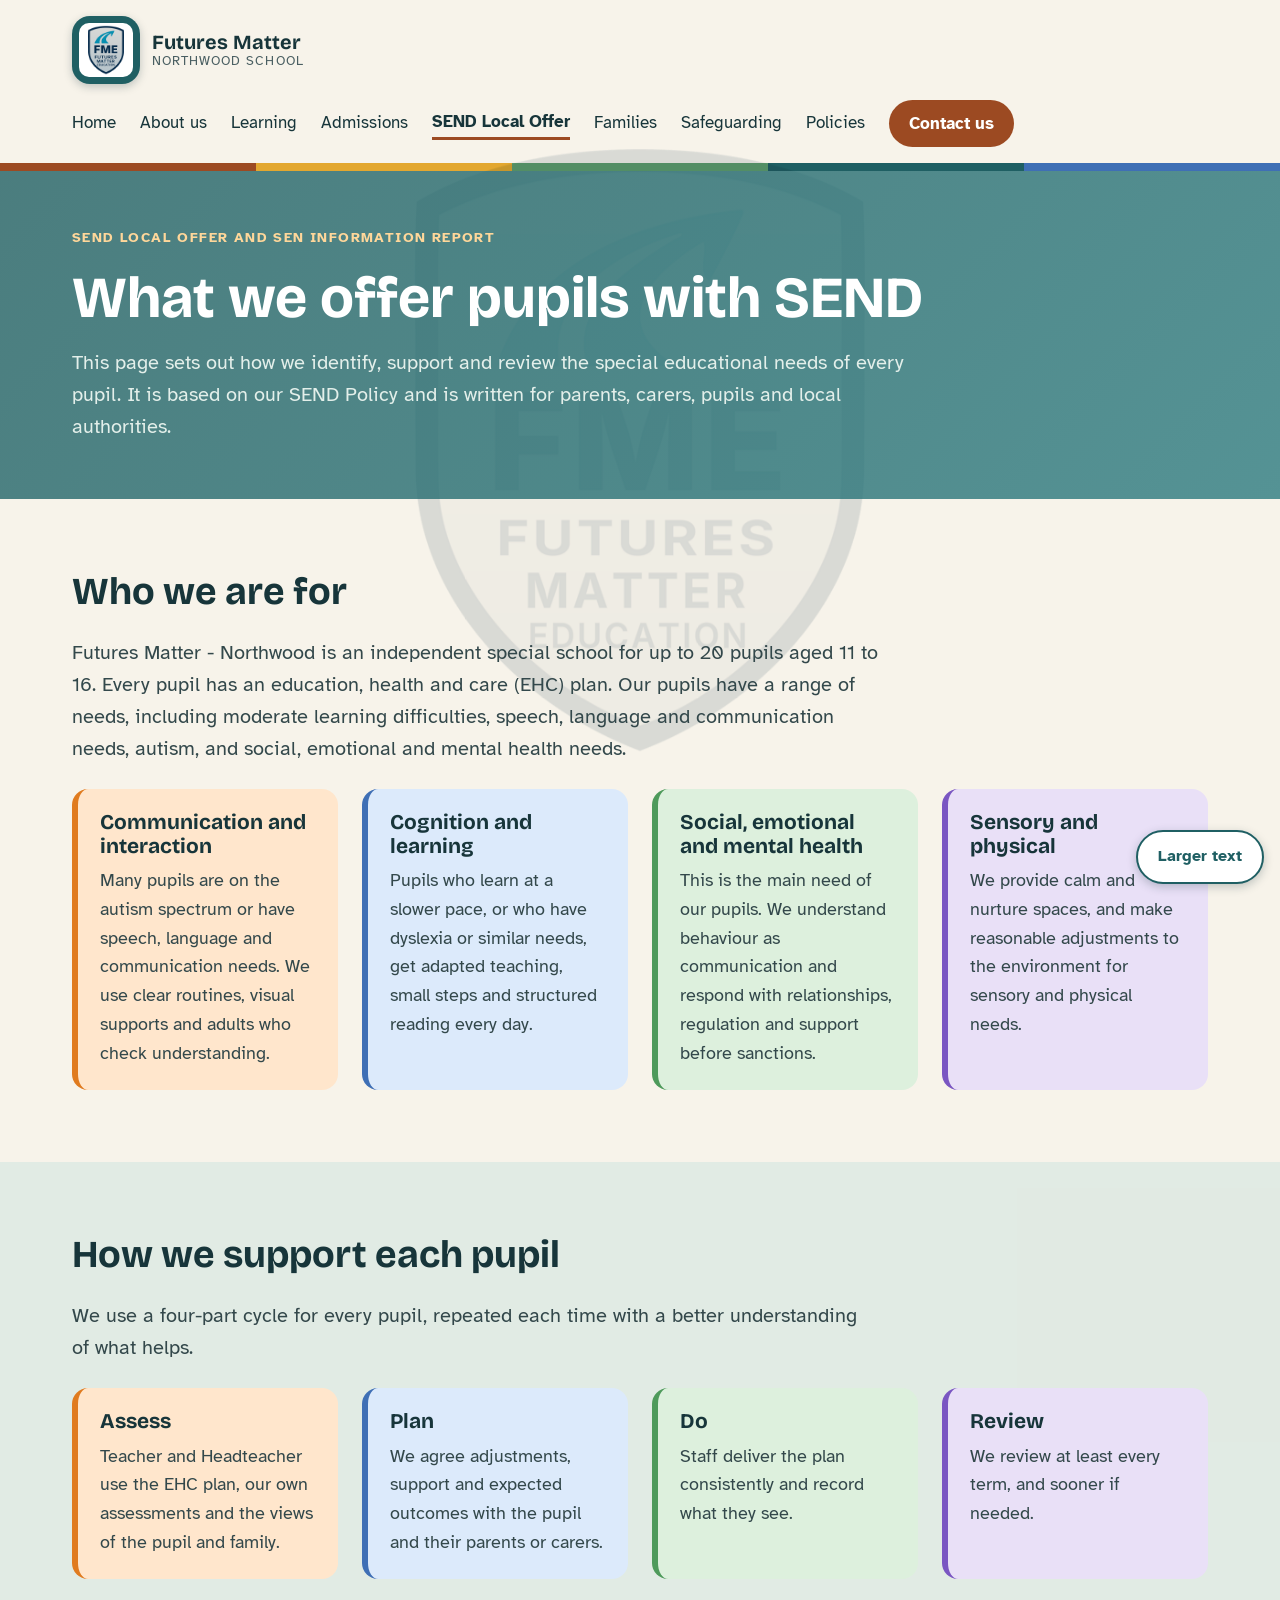
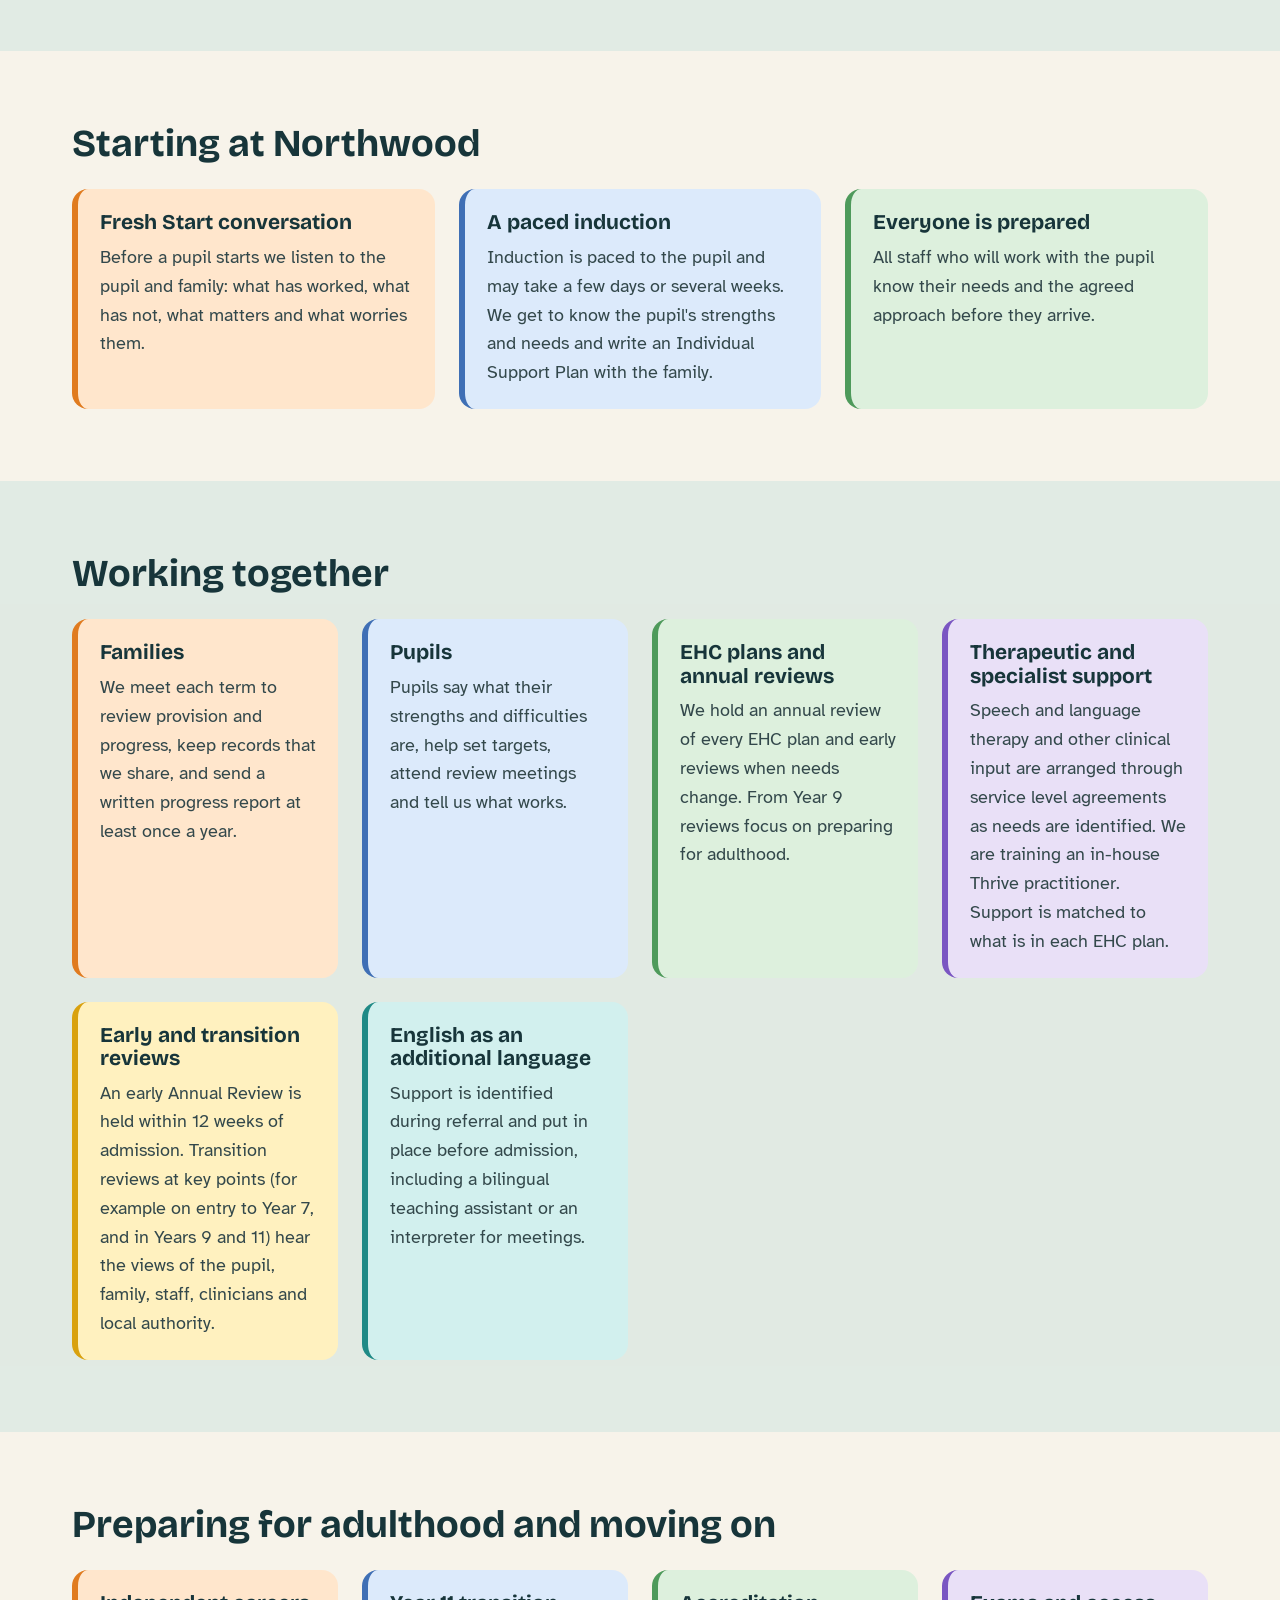
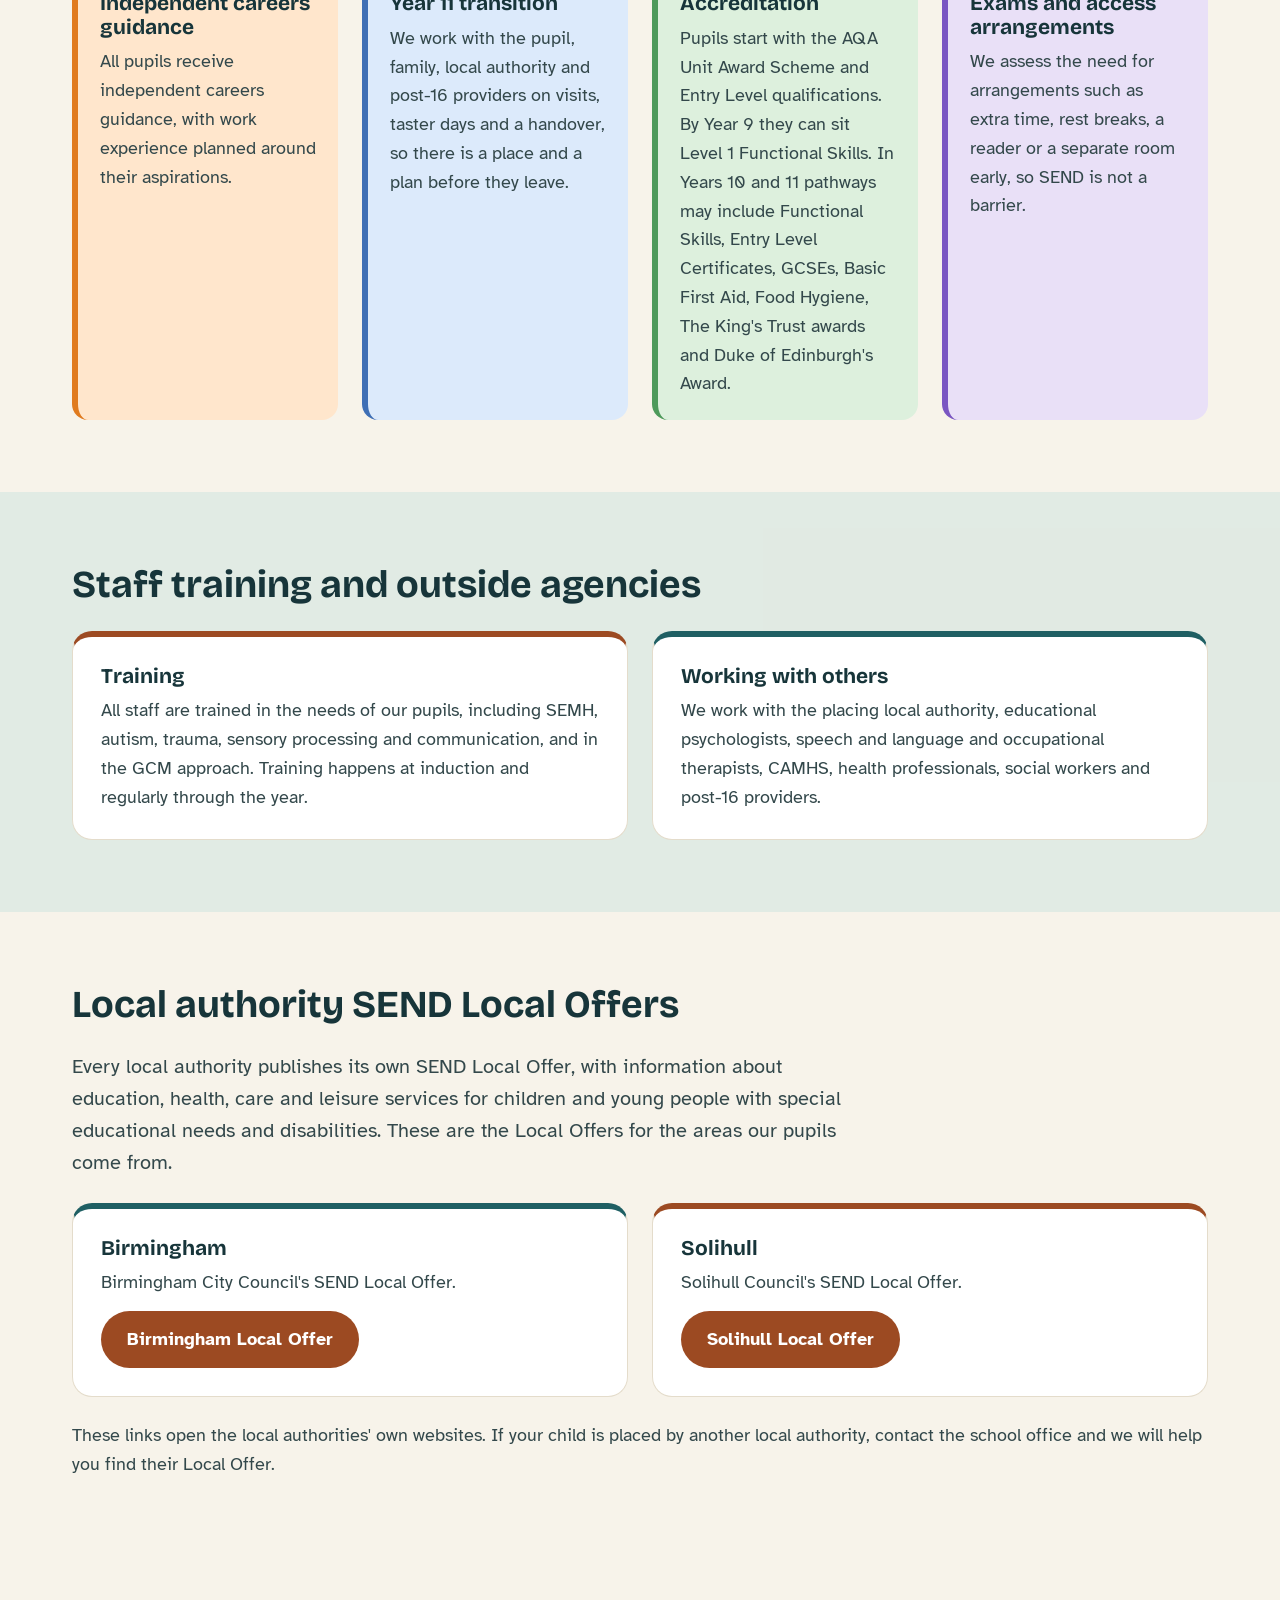
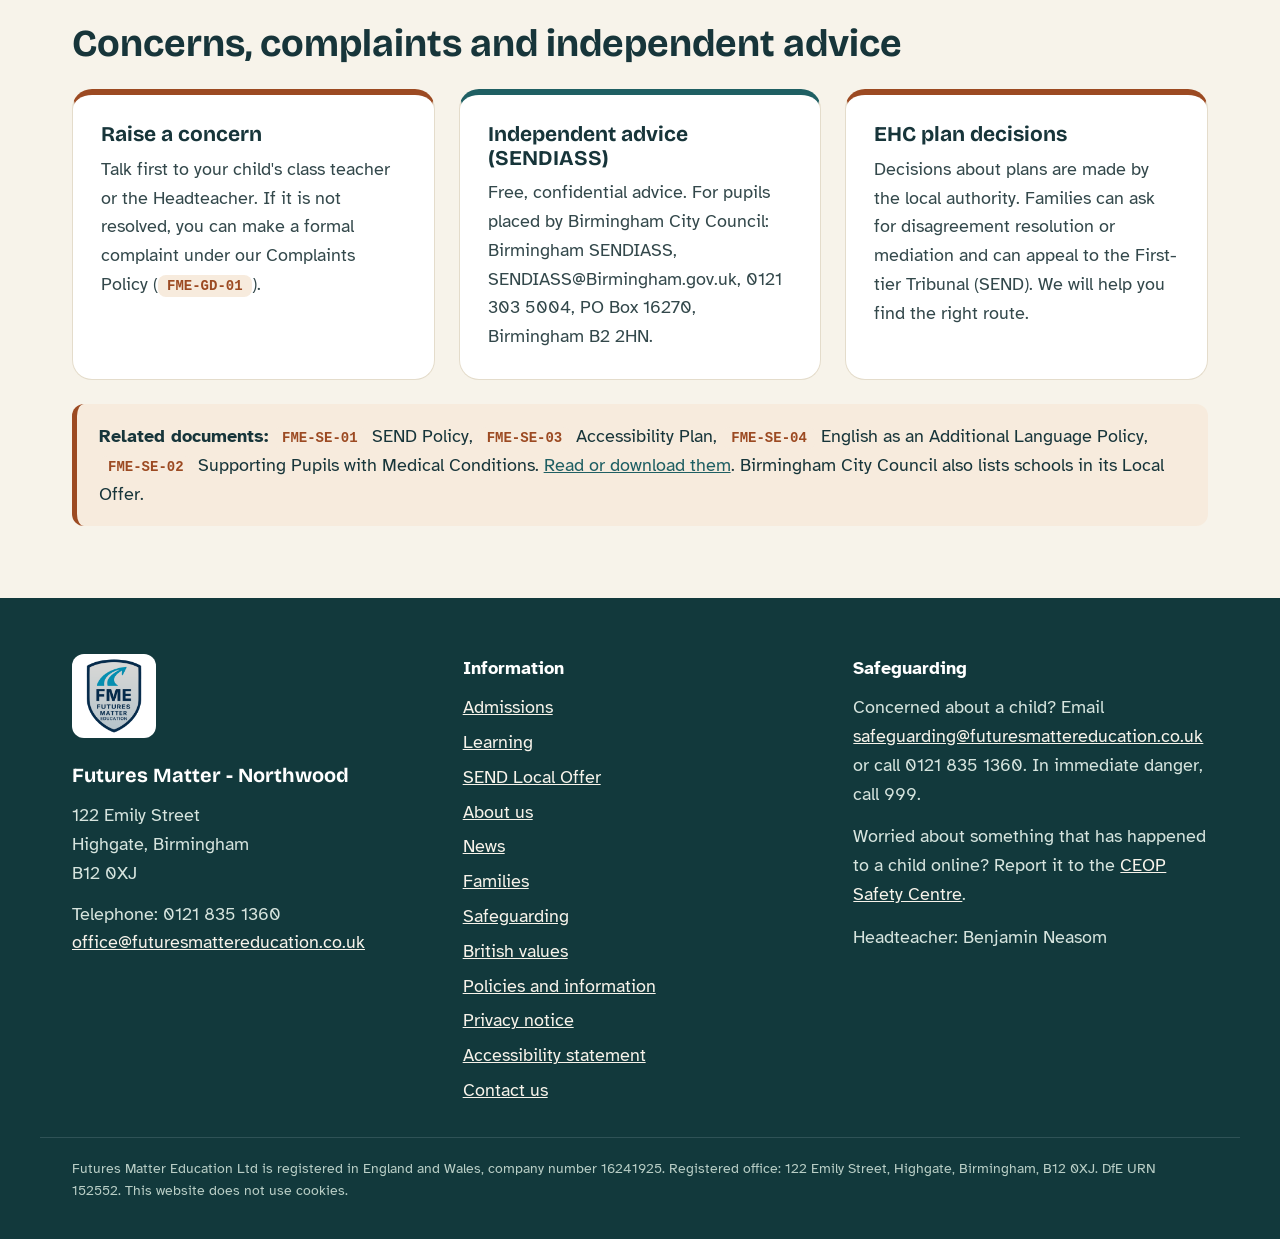
<file: send-local-offer.html>
<!doctype html>
<html lang="en-GB">
  <head>
    <meta charset="utf-8" />
    <meta name="viewport" content="width=device-width,initial-scale=1" />
    <title>SEND Local Offer | Futures Matter Northwood</title>
    <meta
      name="description"
      content="Our SEND Local Offer: the support and provision available at Futures Matter Northwood."
    />
    <link rel="preconnect" href="https://fonts.googleapis.com" />
    <link rel="preconnect" href="https://fonts.gstatic.com" crossorigin />
    <link
      rel="stylesheet"
      href="https://fonts.googleapis.com/css2?family=Atkinson+Hyperlegible:wght@400;700&family=Bricolage+Grotesque:wght@500;700&display=swap"
    />
    <link rel="icon" href="resources/icons/favicon.ico" sizes="any" />
    <link
      rel="icon"
      type="image/png"
      sizes="32x32"
      href="resources/icons/favicon-32.png"
    />
    <link rel="apple-touch-icon" href="resources/Icons/apple-touch-icon.png" />
    <link rel="stylesheet" href="resources/styles/site.css" />
    <link rel="stylesheet" href="resources/styles/send-local-offer.css" />
    <script src="resources/scripts/script.js" defer></script>
  </head>
  <body>
    <a class="skip-link" href="#main">Skip to main content</a>
    <header class="site-header">
      <div class="w header-inner block-row-13">
        <a class="link-text-ink-row" href="index.html"
          ><span class="label-teal-row-2"
            ><img
              alt=""
              class="image-white-2"
              height="56"
              src="resources/icons/icon-512.png"
              width="56" /></span
          ><span class="label-stack-2"
            ><span class="label-md-2">Futures Matter</span
            ><span class="label-text-soft-sm">Northwood School</span></span
          ></a
        >
        <button
          aria-controls="site-nav"
          aria-expanded="false"
          class="nav-toggle"
          type="button"
        >
          Menu
        </button>
        <nav aria-label="Main" class="site-nav nav-md-row" id="site-nav">
          <a class="link-text-ink" href="index.html">Home</a
          ><a class="link-text-ink" href="about.html">About us</a
          ><a class="link-text-ink" href="learning.html">Learning</a
          ><a class="link-text-ink" href="admissions.html">Admissions</a
          ><a
            aria-current="page"
            class="link-text-ink-edge-accent"
            href="send-local-offer.html"
            >SEND Local Offer</a
          ><a class="link-text-ink" href="families.html">Families</a
          ><a class="link-text-ink" href="safeguarding.html">Safeguarding</a
          ><a class="link-text-ink" href="policies.html">Policies</a
          ><a class="link-accent-text-white" href="contact.html">Contact us</a>
        </nav>
      </div>
    </header>
    <div class="bar" aria-hidden="true"></div>
    <main id="main" tabindex="-1">
      <section class="section-gradient">
        <div class="w block-stack-17">
          <p class="eyebrow para-text-gold-pale">
            SEND Local Offer and SEN information report
          </p>
          <h1 class="heading-text-white">What we offer pupils with SEND</h1>
          <p class="para-text-hero-text-md-2">
            This page sets out how we identify, support and review the special
            educational needs of every pupil. It is based on our SEND Policy and
            is written for parents, carers, pupils and local authorities.
          </p>
        </div>
      </section>
      <section class="sec">
        <div class="w block-stack-13">
          <h2>Who we are for</h2>
          <p class="lead">
            Futures Matter - Northwood is an independent special school for up
            to 20 pupils aged 11 to 16. Every pupil has an education, health and
            care (EHC) plan. Our pupils have a range of needs, including
            moderate learning difficulties, speech, language and communication
            needs, autism, and social, emotional and mental health needs.
          </p>
          <div class="grid">
            <div class="tc t-orange">
              <h3>Communication and interaction</h3>
              <p class="para-text-muted-2">
                Many pupils are on the autism spectrum or have speech, language
                and communication needs. We use clear routines, visual supports
                and adults who check understanding.
              </p>
            </div>
            <div class="tc t-blue">
              <h3>Cognition and learning</h3>
              <p class="para-text-muted-2">
                Pupils who learn at a slower pace, or who have dyslexia or
                similar needs, get adapted teaching, small steps and structured
                reading every day.
              </p>
            </div>
            <div class="tc t-green">
              <h3>Social, emotional and mental health</h3>
              <p class="para-text-muted-2">
                This is the main need of our pupils. We understand behaviour as
                communication and respond with relationships, regulation and
                support before sanctions.
              </p>
            </div>
            <div class="tc t-purple">
              <h3>Sensory and physical</h3>
              <p class="para-text-muted-2">
                We provide calm and nurture spaces, and make reasonable
                adjustments to the environment for sensory and physical needs.
              </p>
            </div>
          </div>
        </div>
      </section>
      <section class="sec section-alpha-5">
        <div class="w block-stack-13">
          <h2>How we support each pupil</h2>
          <p class="lead">
            We use a four-part cycle for every pupil, repeated each time with a
            better understanding of what helps.
          </p>
          <div class="grid">
            <div class="tc t-orange">
              <h3>Assess</h3>
              <p class="para-text-muted-2">
                Teacher and Headteacher use the EHC plan, our own assessments
                and the views of the pupil and family.
              </p>
            </div>
            <div class="tc t-blue">
              <h3>Plan</h3>
              <p class="para-text-muted-2">
                We agree adjustments, support and expected outcomes with the
                pupil and their parents or carers.
              </p>
            </div>
            <div class="tc t-green">
              <h3>Do</h3>
              <p class="para-text-muted-2">
                Staff deliver the plan consistently and record what they see.
              </p>
            </div>
            <div class="tc t-purple">
              <h3>Review</h3>
              <p class="para-text-muted-2">
                We review at least every term, and sooner if needed.
              </p>
            </div>
          </div>
        </div>
      </section>
      <section class="sec">
        <div class="w block-stack-13">
          <h2>Starting at Northwood</h2>
          <div class="grid">
            <div class="tc t-orange">
              <h3>Fresh Start conversation</h3>
              <p class="para-text-muted-2">
                Before a pupil starts we listen to the pupil and family: what
                has worked, what has not, what matters and what worries them.
              </p>
            </div>
            <div class="tc t-blue">
              <h3>A paced induction</h3>
              <p class="para-text-muted-2">
                Induction is paced to the pupil and may take a few days or
                several weeks. We get to know the pupil's strengths and needs
                and write an Individual Support Plan with the family.
              </p>
            </div>
            <div class="tc t-green">
              <h3>Everyone is prepared</h3>
              <p class="para-text-muted-2">
                All staff who will work with the pupil know their needs and the
                agreed approach before they arrive.
              </p>
            </div>
          </div>
        </div>
      </section>
      <section class="sec section-alpha-5">
        <div class="w block-stack-13">
          <h2>Working together</h2>
          <div class="grid">
            <div class="tc t-orange">
              <h3>Families</h3>
              <p class="para-text-muted-2">
                We meet each term to review provision and progress, keep records
                that we share, and send a written progress report at least once
                a year.
              </p>
            </div>
            <div class="tc t-blue">
              <h3>Pupils</h3>
              <p class="para-text-muted-2">
                Pupils say what their strengths and difficulties are, help set
                targets, attend review meetings and tell us what works.
              </p>
            </div>
            <div class="tc t-green">
              <h3>EHC plans and annual reviews</h3>
              <p class="para-text-muted-2">
                We hold an annual review of every EHC plan and early reviews
                when needs change. From Year 9 reviews focus on preparing for
                adulthood.
              </p>
            </div>
            <div class="tc t-purple">
              <h3>Therapeutic and specialist support</h3>
              <p class="para-text-muted-2">
                Speech and language therapy and other clinical input are
                arranged through service level agreements as needs are
                identified. We are training an in-house Thrive practitioner.
                Support is matched to what is in each EHC plan.
              </p>
            </div>
            <div class="tc t-yellow">
              <h3>Early and transition reviews</h3>
              <p class="para-text-muted-2">
                An early Annual Review is held within 12 weeks of admission.
                Transition reviews at key points (for example on entry to Year
                7, and in Years 9 and 11) hear the views of the pupil, family,
                staff, clinicians and local authority.
              </p>
            </div>
            <div class="tc t-teal">
              <h3>English as an additional language</h3>
              <p class="para-text-muted-2">
                Support is identified during referral and put in place before
                admission, including a bilingual teaching assistant or an
                interpreter for meetings.
              </p>
            </div>
          </div>
        </div>
      </section>
      <section class="sec">
        <div class="w block-stack-13">
          <h2>Preparing for adulthood and moving on</h2>
          <div class="grid">
            <div class="tc t-orange">
              <h3>Independent careers guidance</h3>
              <p class="para-text-muted-2">
                All pupils receive independent careers guidance, with work
                experience planned around their aspirations.
              </p>
            </div>
            <div class="tc t-blue">
              <h3>Year 11 transition</h3>
              <p class="para-text-muted-2">
                We work with the pupil, family, local authority and post-16
                providers on visits, taster days and a handover, so there is a
                place and a plan before they leave.
              </p>
            </div>
            <div class="tc t-green">
              <h3>Accreditation</h3>
              <p class="para-text-muted-2">
                Pupils start with the AQA Unit Award Scheme and Entry Level
                qualifications. By Year 9 they can sit Level 1 Functional
                Skills. In Years 10 and 11 pathways may include Functional
                Skills, Entry Level Certificates, GCSEs, Basic First Aid, Food
                Hygiene, The King's Trust awards and Duke of Edinburgh's Award.
              </p>
            </div>
            <div class="tc t-purple">
              <h3>Exams and access arrangements</h3>
              <p class="para-text-muted-2">
                We assess the need for arrangements such as extra time, rest
                breaks, a reader or a separate room early, so SEND is not a
                barrier.
              </p>
            </div>
          </div>
        </div>
      </section>
      <section class="sec section-alpha-5">
        <div class="w block-stack-13">
          <h2>Staff training and outside agencies</h2>
          <div class="grid">
            <div class="card block-edge-accent">
              <h3>Training</h3>
              <p class="muted para-margin-top-3">
                All staff are trained in the needs of our pupils, including
                SEMH, autism, trauma, sensory processing and communication, and
                in the GCM approach. Training happens at induction and regularly
                through the year.
              </p>
            </div>
            <div class="card block-edge-teal">
              <h3>Working with others</h3>
              <p class="muted para-margin-top-3">
                We work with the placing local authority, educational
                psychologists, speech and language and occupational therapists,
                CAMHS, health professionals, social workers and post-16
                providers.
              </p>
            </div>
          </div>
        </div>
      </section>
      <section class="sec">
        <div class="w block-stack-13">
          <h2>Local authority SEND Local Offers</h2>
          <p class="lead">
            Every local authority publishes its own SEND Local Offer, with
            information about education, health, care and leisure services for
            children and young people with special educational needs and
            disabilities. These are the Local Offers for the areas our pupils
            come from.
          </p>
          <div class="grid">
            <div class="card block-edge-teal">
              <h3>Birmingham</h3>
              <p class="muted para-margin-2">
                Birmingham City Council's SEND Local Offer.
              </p>
              <a
                class="btn"
                href="https://www.localofferbirmingham.co.uk/"
                rel="noopener"
                target="_blank"
                >Birmingham Local Offer</a
              >
            </div>
            <div class="card block-edge-accent">
              <h3>Solihull</h3>
              <p class="muted para-margin-2">
                Solihull Council's SEND Local Offer.
              </p>
              <a
                class="btn"
                href="https://www.solihull.gov.uk/children-and-family-support/localoffer"
                rel="noopener"
                target="_blank"
                >Solihull Local Offer</a
              >
            </div>
          </div>
          <p class="muted">
            These links open the local authorities' own websites. If your child
            is placed by another local authority, contact the school office and
            we will help you find their Local Offer.
          </p>
        </div>
      </section>
      <section class="sec">
        <div class="w block-stack-13">
          <h2>Concerns, complaints and independent advice</h2>
          <div class="grid">
            <div class="card block-edge-accent">
              <h3>Raise a concern</h3>
              <p class="muted para-margin-top-3">
                Talk first to your child's class teacher or the Headteacher. If
                it is not resolved, you can make a formal complaint under our
                Complaints Policy (<span class="code">FME-GD-01</span>).
              </p>
            </div>
            <div class="card block-edge-teal">
              <h3>Independent advice (SENDIASS)</h3>
              <p class="muted para-margin-top-3">
                Free, confidential advice. For pupils placed by Birmingham City
                Council: Birmingham SENDIASS, SENDIASS@Birmingham.gov.uk, 0121
                303 5004, PO Box 16270, Birmingham B2 2HN.
              </p>
            </div>
            <div class="card block-edge-accent">
              <h3>EHC plan decisions</h3>
              <p class="muted para-margin-top-3">
                Decisions about plans are made by the local authority. Families
                can ask for disagreement resolution or mediation and can appeal
                to the First-tier Tribunal (SEND). We will help you find the
                right route.
              </p>
            </div>
          </div>
          <div class="note">
            <strong>Related documents:</strong>
            <span class="code">FME-SE-01</span> SEND Policy,
            <span class="code">FME-SE-03</span> Accessibility Plan,
            <span class="code">FME-SE-04</span> English as an Additional
            Language Policy, <span class="code">FME-SE-02</span> Supporting
            Pupils with Medical Conditions.
            <a href="policies.html#send">Read or download them</a>. Birmingham
            City Council also lists schools in its Local Offer.
          </div>
        </div>
      </section>
    </main>
    <footer class="site-footer">
      <div class="w block-grid-2">
        <div>
          <img
            alt="Futures Matter Education"
            class="image-white"
            decoding="async"
            src="resources/icons/icon-512.png"
          />
          <p class="para-md-11">Futures Matter - Northwood</p>
          <p class="para-text-mist-3">
            122 Emily Street<br />Highgate, Birmingham<br />B12 0XJ
          </p>
          <p class="para-text-mist-2">
            Telephone: 0121 835 1360<br /><a
              class="link-text-cream-2"
              href="mailto:office@futuresmattereducation.co.uk"
              >office@futuresmattereducation.co.uk</a
            >
          </p>
        </div>
        <div>
          <p class="para-margin-font-weight">Information</p>
          <ul class="list-stack-2">
            <li>
              <a class="link-text-cream-3" href="admissions.html">Admissions</a>
            </li>
            <li>
              <a class="link-text-cream-3" href="learning.html">Learning</a>
            </li>
            <li>
              <a class="link-text-cream-3" href="send-local-offer.html"
                >SEND Local Offer</a
              >
            </li>
            <li><a class="link-text-cream-3" href="about.html">About us</a></li>
            <li><a class="link-text-cream-3" href="news.html">News</a></li>
            <li>
              <a class="link-text-cream-3" href="families.html">Families</a>
            </li>
            <li>
              <a class="link-text-cream-3" href="safeguarding.html"
                >Safeguarding</a
              >
            </li>
            <li>
              <a class="link-text-cream-3" href="british-values.html"
                >British values</a
              >
            </li>
            <li>
              <a class="link-text-cream-3" href="policies.html"
                >Policies and information</a
              >
            </li>
            <li>
              <a class="link-text-cream-3" href="privacy.html"
                >Privacy notice</a
              >
            </li>
            <li>
              <a class="link-text-cream-3" href="accessibility.html"
                >Accessibility statement</a
              >
            </li>
            <li>
              <a class="link-text-cream-3" href="contact.html">Contact us</a>
            </li>
          </ul>
        </div>
        <div>
          <p class="para-margin-font-weight">Safeguarding</p>
          <p class="para-text-mist-4">
            Concerned about a child? Email
            <a
              class="link-text-cream-3"
              href="mailto:safeguarding@futuresmattereducation.co.uk"
              >safeguarding@futuresmattereducation.co.uk</a
            >
            or call 0121 835 1360. In immediate danger, call 999.
          </p>
          <p class="para-text-mist">
            Worried about something that has happened to a child online? Report
            it to the
            <a
              class="link-text-cream-3"
              href="https://www.ceop.police.uk/safety-centre/"
              rel="noopener"
              target="_blank"
              >CEOP Safety Centre</a
            >.
          </p>
          <p class="para-text-mist">Headteacher: Benjamin Neasom</p>
        </div>
      </div>
      <div class="w block-text-mist-dark-edge-teal-dark-sm">
        Futures Matter Education Ltd is registered in England and Wales, company
        number 16241925. Registered office: 122 Emily Street, Highgate,
        Birmingham, B12 0XJ. DfE URN 152552. This website does not use cookies.
      </div>
    </footer>

    <button
      type="button"
      class="a11y-toggle"
      id="a11y-toggle"
      aria-pressed="false"
    >
      Larger text
    </button>
  </body>
</html>
</file>
<file: resources/styles/site.css>
/* site.css: styles used on more than one page, plus the base styles.
 * Colours, fonts and sizes are variables on :root, so change them in one place.
 * Each page also loads its own stylesheet in resources/styles/.
 */

:root {
  --font-body: "Atkinson Hyperlegible", system-ui, sans-serif;
  --font-heading: "Bricolage Grotesque", sans-serif;
  --color-ink: #17353a;
  --color-teal: #1f5f63;
  --color-alpha-1: rgba(23, 53, 58, 0.25);
  --color-white: #ffffff;
  --color-text-soft: #4a5f62;
  --color-accent: #9c4a22;
  --color-alpha-2: rgba(31, 95, 99, 0.8);
  --color-alpha-3: rgba(23, 85, 90, 0.8);
  --color-alpha-4: rgba(43, 122, 127, 0.8);
  --color-cream: #f7f3ea;
  --color-gold-pale: #ffd79a;
  --color-hero-text: #e3efea;
  --color-alpha-5: rgba(220, 232, 226, 0.78);
  --color-line: #e4dccb;
  --color-text-muted: #33484b;
  --color-alpha-6: rgba(255, 246, 227, 0.78);
  --color-orange: #e07b1f;
  --color-green: #4e9a5b;
  --color-blue: #3f6fb5;
  --color-peach: #f7ebdd;
  --color-brown: #7a3715;
  --color-mist: #d6e4de;
  --color-mist-dark: #b9cec6;
  --color-teal-dark: #2f5256;
  --color-yellow-pale: #fff1bf;
  --color-blue-wash: #e8eef3;
  --color-blue-pale: #dceafb;
  --color-pink-pale: #fce0ec;
  --color-gold-light: #ffd98a;
  --color-teal-wash: #e6f4f2;
  --color-alpha-7: rgba(220, 232, 226, 0.8);
  --color-aqua-light: #bfe8e4;
  --color-footer: #12393c;
  --color-grey: #8a9a9c;
  --color-alpha-8: rgba(23, 53, 58, 0.15);
  --color-red-dark: #b0352b;
  --color-red-wash: #fbeae7;
  --color-red-deep: #7a1f18;
  --color-alpha-9: rgba(122, 55, 21, 0.3);
  --color-alpha-10: rgba(255, 255, 255, 0.2);
  --color-orange-wash: #ffe3c8;
  --color-purple: #7a56c2;
  --color-alpha-11: rgba(23, 53, 58, 0.08);
  --color-teal-mid: #1f8a86;
  --color-gold: #d9a10e;
  --color-red: #d2403f;
  --color-sage-pale: #dce8e2;
  --color-gold-bar: #e3a72f;
  --color-green-bar: #5e9e6e;
  --color-orange-pale: #ffe6cc;
  --color-green-pale: #ddf0dd;
  --color-purple-pale: #e9e0f7;
  --color-teal-pale: #d2f0ee;
  --color-red-pale: #fddcdc;
  --color-pink: #d2457e;
  --color-tan-pale: #f0e3d2;
  --color-tan: #9c6b3b;
  --color-lime-pale: #e6f2c2;
  --color-lime: #7da320;
}

/* Base styles */
body {
  margin: 0;
  background: var(--color-cream);
  color: var(--color-ink);
  font-family: var(--font-body);
  font-size: 1.125rem;
  line-height: 1.6;
}
* {
  box-sizing: border-box;
}
.w {
  max-width: 1200px;
  margin: 0 auto;
  padding: 0 32px;
}
h1,
h2,
h3 {
  font-family: var(--font-heading);
  line-height: 1.12;
  margin: 0;
  color: var(--color-ink);
}
h1 {
  font-size: clamp(2.125rem, 5vw, 3.625rem);
  font-weight: 700;
}
h2 {
  font-size: clamp(1.625rem, 3.4vw, 2.375rem);
  font-weight: 700;
}
h3 {
  font-size: 1.312rem;
  font-weight: 700;
}
p {
  margin: 0;
}
a {
  color: var(--color-teal);
}
.eyebrow {
  font-size: 0.875rem;
  font-weight: 700;
  letter-spacing: 0.1em;
  text-transform: uppercase;
  color: var(--color-accent);
}
.sec {
  padding: 72px 0;
}
.card {
  background: var(--color-white);
  border: 1px solid var(--color-line);
  border-radius: 20px;
  padding: 28px;
}
.grid {
  display: grid;
  gap: 24px;
  grid-template-columns: repeat(auto-fit, minmax(min(260px, 100%), 1fr));
}
.btn {
  display: inline-block;
  text-decoration: none;
  font-weight: 700;
  padding: 14px 26px;
  border-radius: 999px;
  background: var(--color-accent);
  color: var(--color-white);
}
.btn2 {
  display: inline-block;
  text-decoration: none;
  font-weight: 700;
  padding: 12px 24px;
  border-radius: 999px;
  border: 2px solid var(--color-teal);
  color: var(--color-teal);
  background: transparent;
}
.muted {
  color: var(--color-text-muted);
}
.lead {
  font-size: 1.25rem;
  color: var(--color-text-muted);
  max-width: 62ch;
}
ul.tick {
  margin: 0;
  padding-left: 22px;
  display: flex;
  flex-direction: column;
  gap: 6px;
}
.pill {
  display: inline-block;
  font-size: 0.8125rem;
  font-weight: 700;
  padding: 3px 10px;
  border-radius: 999px;
  background: var(--color-sage-pale);
  color: var(--color-ink);
}
.code {
  font-family: ui-monospace, Menlo, monospace;
  font-size: 0.875rem;
  font-weight: 700;
  color: var(--color-accent);
  background: var(--color-peach);
  padding: 3px 9px;
  border-radius: 8px;
}
.bar {
  height: 8px;
  background: linear-gradient(
    90deg,
    var(--color-accent) 0 20%,
    var(--color-gold-bar) 20% 40%,
    var(--color-green-bar) 40% 60%,
    var(--color-teal) 60% 80%,
    var(--color-blue) 80%
  );
}
.t-blue {
  background: var(--color-blue-pale);
  border-left: 6px solid var(--color-blue);
}
.t-orange {
  background: var(--color-orange-pale);
  border-left: 6px solid var(--color-orange);
}
.t-green {
  background: var(--color-green-pale);
  border-left: 6px solid var(--color-green);
}
.t-purple {
  background: var(--color-purple-pale);
  border-left: 6px solid var(--color-purple);
}
.t-teal {
  background: var(--color-teal-pale);
  border-left: 6px solid var(--color-teal-mid);
}
.t-red {
  background: var(--color-red-pale);
  border-left: 6px solid var(--color-red);
}
.t-pink {
  background: var(--color-pink-pale);
  border-left: 6px solid var(--color-pink);
}
.t-yellow {
  background: var(--color-yellow-pale);
  border-left: 6px solid var(--color-gold);
}
.t-tan {
  background: var(--color-tan-pale);
  border-left: 6px solid var(--color-tan);
}
.t-lime {
  background: var(--color-lime-pale);
  border-left: 6px solid var(--color-lime);
}
.tc {
  border-radius: 16px;
  padding: 22px;
}
main {
  position: relative;
}
main::before {
  content: "";
  position: fixed;
  top: 0;
  left: 0;
  right: 0;
  bottom: 0;
  background: url(../images/background-watermark.png) center
    center/min(640px, 70vw) auto no-repeat;
  mix-blend-mode: multiply;
  opacity: 0.7;
  pointer-events: none;
  z-index: 0;
}
main > section {
  position: relative;
  z-index: 1;
}
.card,
.tc,
.btn,
.btn2,
table,
form,
main img {
  position: relative;
  z-index: 2;
}
.note {
  background: var(--color-peach);
  border-left: 5px solid var(--color-accent);
  border-radius: 12px;
  padding: 18px 22px;
}
input,
select,
textarea {
  font: inherit;
  color: inherit;
}
a:focus-visible,
button:focus-visible,
input:focus-visible,
select:focus-visible,
textarea:focus-visible {
  outline: 3px solid var(--color-accent);
  outline-offset: 2px;
}

/* Skip link */
.skip-link {
  position: absolute;
  left: -9999px;
  top: 0;
}

.skip-link:focus {
  left: 16px;
  top: 16px;
  z-index: 100;
  background: var(--color-white);
  color: var(--color-ink);
  padding: 8px 14px;
  border-radius: 8px;
}

/* Basics */
img {
  max-width: 100%;
}

body {
  overflow-wrap: break-word;
}

[hidden] {
  display: none !important;
}

:focus-visible {
  outline: 3px solid var(--color-accent);
  outline-offset: 2px;
}

/* Header */
.site-header {
  position: relative;
}

.header-inner {
  flex-wrap: wrap;
  align-items: center;
}

.nav-toggle {
  display: none;
  margin-left: auto;
  font: inherit;
  font-weight: 700;
  padding: 10px 18px;
  border-radius: 999px;
  border: 2px solid var(--color-teal);
  background: var(--color-white);
  color: var(--color-teal);
  cursor: pointer;
}

/* Footer */
.site-footer {
  background: var(--color-footer);
  color: var(--color-white);
}

/* Tables scroll sideways inside their own box */
.table-wrap {
  max-width: 100%;
  overflow-x: auto;
}

.table-wrap:focus-visible {
  outline: 3px solid var(--color-accent);
}

/* Larger text: every rem-based size grows together */
html.big-text {
  font-size: 125%;
}

/* Larger text button */
.a11y-toggle {
  position: fixed;
  right: 16px;
  bottom: 16px;
  z-index: 50;
  font: inherit;
  font-weight: 700;
  font-size: 1rem;
  padding: 12px 20px;
  border-radius: 999px;
  border: 2px solid var(--color-teal);
  background: var(--color-white);
  color: var(--color-teal);
  cursor: pointer;
  box-shadow: 0 3px 10px rgba(23, 53, 58, 0.25);
}

.a11y-toggle[aria-pressed="true"] {
  background: var(--color-teal);
  color: var(--color-white);
}

input,
select,
textarea {
  font: inherit;
  color: inherit;
}

/* Shared component styles */
.para-margin-top {
  margin-top: 12px;
}

.block-edge-teal-stack {
  border-top: 6px solid var(--color-teal);
  display: flex;
  flex-direction: column;
  gap: 12px;
}

.block-stack-2 {
  display: flex;
  flex-direction: column;
  gap: 32px;
}

.block-grid-template-columns {
  grid-template-columns: repeat(auto-fit, minmax(min(300px, 100%), 1fr));
}

.block-padding {
  padding: 24px;
}

.block-row-2 {
  display: flex;
  flex-wrap: wrap;
  gap: 14px;
}

.block-margin {
  margin: 0;
}

.para-margin {
  margin: 12px 0 0;
}

.para-md-2 {
  font-size: 1.188rem;
  max-width: 75ch;
}

.block-grid-template-columns-2 {
  grid-template-columns: repeat(auto-fit, minmax(min(260px, 100%), 1fr));
}

.block-grid-2 {
  padding-top: 56px;
  padding-bottom: 32px;
  display: grid;
  grid-template-columns: repeat(auto-fit, minmax(min(240px, 100%), 1fr));
  gap: 36px;
}

.section-gradient {
  background: linear-gradient(
    135deg,
    var(--color-alpha-2) 0%,
    var(--color-alpha-4) 100%
  );
  position: relative;
  overflow: hidden;
}

.section-padding-bottom {
  padding-bottom: 0;
}

.para-text-muted {
  margin-top: 10px;
  color: var(--color-text-muted);
}

.section-alpha-5 {
  background: var(--color-alpha-5);
}

.block-edge-accent-stack {
  border-top: 6px solid var(--color-accent);
  padding: 36px 40px;
  display: flex;
  flex-direction: column;
  gap: 16px;
}

.block-stack-5 {
  display: flex;
  flex-direction: column;
  gap: 28px;
}

.heading-lg-2 {
  font-size: 1.5rem;
}

.link-accent-text-white {
  text-decoration: none;
  color: var(--color-white);
  font-weight: 700;
  padding: 10px 20px;
  border-radius: 999px;
  background: var(--color-accent);
}

.label-text-muted-md {
  font-size: 1rem;
  color: var(--color-text-muted);
}

.list-md-2 {
  font-size: 1.188rem;
}

.block-row-4 {
  display: flex;
  flex-wrap: wrap;
  gap: 16px;
  align-items: end;
  justify-content: space-between;
}

.section-padding-top {
  padding-top: 0;
}

.heading-margin-top {
  margin-top: 10px;
}

.label-text-soft-md {
  font-family: var(--font-body);
  font-weight: 400;
  font-size: 1.062rem;
  color: var(--color-text-soft);
}

.para-md-4 {
  font-size: 1.188rem;
  max-width: 70ch;
}

.link-text-ink {
  text-decoration: none;
  color: var(--color-ink);
  padding-bottom: 2px;
}

.label-md-2 {
  font-family: var(--font-heading);
  font-weight: 700;
  font-size: 1.25rem;
}

.link-text-cream-2 {
  color: var(--color-cream);
  overflow-wrap: anywhere;
}

.image-width-height-3 {
  width: 100%;
  height: auto;
  border-radius: 24px;
  display: block;
  border: 6px solid var(--color-gold-pale);
}

.para-text-mist {
  margin-top: 14px;
  color: var(--color-mist);
}

.block-text-mist-dark-edge-teal-dark-sm {
  padding-top: 20px;
  padding-bottom: 36px;
  font-size: 0.875rem;
  color: var(--color-mist-dark);
  border-top: 1px solid var(--color-teal-dark);
}

.block-text-soft-sm-2 {
  margin-top: 8px;
  font-size: 0.875rem;
  color: var(--color-text-soft);
  font-style: italic;
}

.para-md-5 {
  font-family: var(--font-heading);
  font-size: 1.25rem;
  font-weight: 700;
  margin-top: 6px;
}

.image-white {
  height: 84px;
  width: auto;
  background: var(--color-white);
  border-radius: 12px;
  padding: 4px;
  margin-bottom: 12px;
}

.list-stack-2 {
  margin: 0;
  padding: 0;
  list-style: none;
  display: flex;
  flex-direction: column;
  gap: 6px;
}

.block-edge-teal {
  border-top: 6px solid var(--color-teal);
}

.link-font-weight {
  font-weight: 700;
}

.block-padding-2 {
  padding: 26px;
}

.para-md-6 {
  font-size: 1.062rem;
}

.nav-md-row {
  display: flex;
  flex-wrap: wrap;
  align-items: center;
  gap: 8px 24px;
  font-size: 1.062rem;
}

.heading-lg-3 {
  font-size: 1.625rem;
}

.section-alpha-6 {
  background: var(--color-alpha-6);
}

.para-text-mist-2 {
  margin-top: 12px;
  color: var(--color-mist);
}

.para-text-mist-3 {
  color: var(--color-mist);
}

.label-text-soft-sm {
  font-size: 0.8125rem;
  letter-spacing: 0.08em;
  text-transform: uppercase;
  color: var(--color-text-soft);
}

.block-row-13 {
  padding-top: 16px;
  padding-bottom: 16px;
  display: flex;
  flex-wrap: wrap;
  align-items: center;
  justify-content: space-between;
  gap: 16px;
}

.heading-margin-top-2 {
  margin-top: 6px;
}

.link-text-ink-edge-accent {
  text-decoration: none;
  color: var(--color-ink);
  padding-bottom: 2px;
  font-weight: 700;
  border-bottom: 3px solid var(--color-accent);
}

.link-text-ink-row {
  display: flex;
  align-items: center;
  gap: 12px;
  text-decoration: none;
  color: var(--color-ink);
}

.heading-lg-6 {
  font-size: 1.75rem;
}

.para-text-hero-text-md-2 {
  font-size: 1.25rem;
  color: var(--color-hero-text);
  max-width: 64ch;
}

.link-text-cream-3 {
  color: var(--color-cream);
}

.block-stack-12 {
  display: flex;
  flex-direction: column;
  gap: 22px;
}

.block-stack-13 {
  display: flex;
  flex-direction: column;
  gap: 24px;
}

.label-teal-row-2 {
  width: 68px;
  height: 68px;
  border-radius: 18px;
  background: var(--color-teal);
  display: flex;
  align-items: center;
  justify-content: center;
  box-shadow: 0 3px 8px var(--color-alpha-1);
}

.para-overflow-wrap {
  overflow-wrap: anywhere;
}

.para-margin-font-weight {
  margin: 0 0 10px;
  font-weight: 700;
}

.block-stack-14 {
  display: flex;
  flex-direction: column;
  gap: 20px;
}

.heading-text-white {
  color: var(--color-white);
}

.para-text-mist-4 {
  color: var(--color-mist);
  overflow-wrap: anywhere;
}

.block-stack-15 {
  display: flex;
  flex-direction: column;
  gap: 12px;
}

.block-edge-accent {
  border-top: 6px solid var(--color-accent);
}

.block-stack-17 {
  position: relative;
  padding-top: 56px;
  padding-bottom: 56px;
  display: flex;
  flex-direction: column;
  gap: 16px;
}

.label-stack-2 {
  display: flex;
  flex-direction: column;
  line-height: 1.15;
}

.block-grid-6 {
  display: grid;
  grid-template-columns: repeat(auto-fit, minmax(min(320px, 100%), 1fr));
  gap: 28px;
}

.para-margin-top-3 {
  margin-top: 8px;
}

.block-edge-accent-stack-3 {
  border-top: 6px solid var(--color-accent);
  display: flex;
  flex-direction: column;
  gap: 12px;
}

.para-row {
  display: flex;
  flex-wrap: wrap;
  gap: 14px;
  margin: 0;
}

.label-white {
  background: var(--color-white);
}

.block-overflow-x {
  overflow-x: auto;
}

.image-white-2 {
  height: 80%;
  width: 80%;
  display: block;
  background: var(--color-white);
  border-radius: 10px;
  padding: 2px;
}

.para-md-11 {
  margin: 0 0 10px;
  font-family: var(--font-heading);
  font-size: 1.25rem;
  font-weight: 700;
}

.para-text-gold-pale {
  color: var(--color-gold-pale);
}

.para-text-muted-2 {
  margin-top: 8px;
  color: var(--color-text-muted);
}

.heading-lg-10 {
  margin-top: 6px;
  font-size: 1.625rem;
}

.label-font-weight {
  font-weight: 400;
}

.block-stack-20 {
  display: flex;
  flex-direction: column;
  gap: 14px;
}

.para-md-12 {
  font-size: 1rem;
}

/* Responsive overrides (placed last so they win) */

@media (max-width: 860px) {
  .nav-toggle {
    display: inline-block;
  }

  .site-header .site-nav {
    display: none;
  }

  .site-header.is-open .site-nav {
    display: flex;
    flex-direction: column;
    align-items: flex-start;
    width: 100%;
    order: 3;
  }
}

@media (max-width: 600px) {
  body .w {
    padding-left: 16px;
    padding-right: 16px;
  }

  body .sec {
    padding-top: 48px;
    padding-bottom: 48px;
  }

  body .card {
    padding: 22px;
  }

  /* Fixed widths from the artifact must not push the page sideways */
  body main div,
  body main section,
  body main p,
  body main ul,
  body main ol,
  body main dl,
  body main blockquote,
  body main li,
  body main form,
  body main label,
  body main h1,
  body main h2,
  body main h3,
  body main figure,
  body main input,
  body main select,
  body main textarea,
  .site-footer div,
  .site-footer nav {
    min-width: 0 !important;
    max-width: 100% !important;
  }

  body main table {
    min-width: 0;
  }
}
</file>
<file: resources/styles/home.css>
/* home.css: styles used only on this page */

.block-stack {
  flex: 1 1 380px;
  display: flex;
  flex-direction: column;
  gap: 16px;
}

.link-text-cream {
  display: inline-block;
  text-decoration: none;
  font-weight: 700;
  padding: 12px 24px;
  border-radius: 999px;
  border: 2px solid var(--color-cream);
  color: var(--color-cream);
}

.block-grid {
  flex: 1 1 380px;
  display: grid;
  grid-template-columns: 1fr 1fr;
  gap: 14px;
}

.block-edge-teal-row-2 {
  border-top: 6px solid var(--color-teal);
  padding: 36px 40px;
  display: flex;
  flex-wrap: wrap;
  gap: 32px;
  align-items: center;
}

.block-stack-6 {
  flex: 1 1 420px;
  display: flex;
  flex-direction: column;
  gap: 12px;
}

.para-text-hero-text-md {
  font-size: 1.312rem;
  color: var(--color-hero-text);
  max-width: 54ch;
}

.block-grid-3 {
  display: grid;
  grid-template-columns: 1fr 1fr;
  gap: 12px;
}

.section-white-edge-line {
  background: var(--color-white);
  border-bottom: 1px solid var(--color-line);
}

.section-gradient-text-cream {
  background: linear-gradient(
    135deg,
    var(--color-alpha-2) 0%,
    var(--color-alpha-3) 60%,
    var(--color-alpha-4) 100%
  );
  color: var(--color-cream);
  position: relative;
  overflow: hidden;
}

.image-width-height-2 {
  width: 100%;
  height: auto;
  border-radius: 24px;
  display: block;
  border: 6px solid var(--color-gold-pale);
  transform: rotate(1.5deg);
}

.section-peach {
  background: var(--color-peach);
}

.block-edge-orange {
  border-top: 6px solid var(--color-orange);
}

.block-flex-2 {
  flex: 1 1 380px;
}

.block-row-7 {
  position: relative;
  padding-top: 60px;
  padding-bottom: 60px;
  display: flex;
  flex-wrap: wrap;
  gap: 48px;
  align-items: center;
}

.block-row-8 {
  padding-top: 48px;
  padding-bottom: 48px;
  display: flex;
  flex-wrap: wrap;
  gap: 24px;
  align-items: center;
  justify-content: space-between;
}

.block-text-muted-sm {
  margin-top: 10px;
  font-size: 0.9375rem;
  color: var(--color-text-muted);
  font-style: italic;
}

.strong-md {
  font-size: 1.375rem;
  font-family: var(--font-heading);
}

.image-width-height-4 {
  width: 100%;
  height: 200px;
  object-fit: cover;
  border-radius: 18px;
}

.para-md-7 {
  font-family: var(--font-heading);
  font-size: 1.25rem;
  font-weight: 700;
  margin: 0;
}

.block-row-12 {
  display: flex;
  flex-wrap: wrap;
  gap: 28px;
}

.block-flex-margin {
  flex: 0 1 400px;
  margin: 0;
}

.block-stack-11 {
  flex: 1 1 440px;
  display: flex;
  flex-direction: column;
  gap: 14px;
}

.link-white-text-brown {
  display: inline-block;
  text-decoration: none;
  font-weight: 700;
  padding: 14px 28px;
  border-radius: 999px;
  background: var(--color-white);
  color: var(--color-brown);
}

.block-row-14 {
  display: flex;
  flex-wrap: wrap;
  gap: 40px;
  align-items: center;
}

.para-margin-3 {
  margin: 4px 0 0;
}

.block-edge-blue {
  border-top: 6px solid var(--color-blue);
}

.section-accent-text-white {
  background: var(--color-accent);
  color: var(--color-white);
}

.para-margin-top-max-width {
  margin-top: 8px;
  max-width: 56ch;
}

.block-edge-green {
  border-top: 6px solid var(--color-green);
}

.block-stack-16 {
  flex: 1 1 420px;
  display: flex;
  flex-direction: column;
  gap: 22px;
}

.block-grid-centred {
  padding-top: 28px;
  padding-bottom: 28px;
  display: grid;
  grid-template-columns: repeat(auto-fit, minmax(min(200px, 100%), 1fr));
  gap: 18px;
  text-align: center;
}

.block-flex-margin-2 {
  flex: 0 1 560px;
  margin: 0;
}

.block-row-17 {
  display: flex;
  flex-wrap: wrap;
  gap: 36px;
  align-items: center;
}

.block-flex-margin-3 {
  flex: 1 1 420px;
  margin: 0;
}

@media (max-width: 600px) {
  .block-grid {
    grid-template-columns: 1fr;
  }
}

@media (max-width: 600px) {
  .block-grid-3 {
    grid-template-columns: 1fr;
  }
}
</file>
<file: resources/styles/about.css>
/* about.css: styles used only on this page */

.heading-lg {
  margin-top: 6px;
  font-size: 1.5rem;
}

.block-edge-teal-row {
  border-top: 6px solid var(--color-teal);
  display: flex;
  flex-wrap: wrap;
  gap: 24px;
  align-items: center;
  justify-content: space-between;
}

.block-row {
  display: flex;
  gap: 18px;
  align-items: center;
}

.para-md-3 {
  font-family: var(--font-heading);
  font-size: 1.25rem;
  font-weight: 700;
  margin-top: 8px;
}

.block-grid-template-columns-3 {
  grid-template-columns: repeat(auto-fit, minmax(min(240px, 100%), 1fr));
}

.block-edge-teal-row-3 {
  border-top: 6px solid var(--color-teal);
  padding: 36px 40px;
  display: flex;
  flex-wrap: wrap;
  gap: 36px;
  align-items: flex-start;
}

.para-max-width {
  max-width: 75ch;
}

.image-width-height {
  width: 100%;
  height: auto;
  border-radius: 14px;
  display: block;
}

.heading-xl {
  margin-top: 8px;
  font-size: 2rem;
}

.block-text-soft-sm {
  margin-top: 8px;
  font-size: 0.9375rem;
  color: var(--color-text-soft);
  font-style: italic;
}

.block-edge-accent-stack-2 {
  display: flex;
  flex-direction: column;
  gap: 14px;
  border-top: 6px solid var(--color-accent);
}

.block-stack-10 {
  flex: 1 1 440px;
  display: flex;
  flex-direction: column;
  gap: 16px;
}

.block-padding-3 {
  padding: 18px;
}

.image-width-height-6 {
  width: 110px;
  height: 110px;
  object-fit: cover;
  border-radius: 20px;
  border: 4px solid var(--color-gold-pale);
}

.heading-lg-4 {
  font-size: 1.75rem;
  margin: 6px 0 12px;
}

.block-flex-3 {
  flex: 1 1 420px;
}

.para-margin-top-2 {
  margin-top: 4px;
}

.para-md-9 {
  font-size: 1.125rem;
}

.heading-lg-7 {
  font-size: 1.875rem;
  margin: 6px 0 10px;
}

.para-max-width-2 {
  max-width: 62ch;
}

.block-grid-template-columns-6 {
  grid-template-columns: repeat(auto-fit, minmax(min(380px, 100%), 1fr));
}
</file>
<file: resources/styles/accessibility.css>
/* accessibility.css: styles used only on this page */

.block-stack-3 {
  max-width: 860px;
  display: flex;
  flex-direction: column;
  gap: 22px;
}
</file>
<file: resources/styles/admissions.css>
/* admissions.css: styles used only on this page */

.list-grid {
  margin: 0;
  padding: 0;
  display: grid;
  gap: 34px;
  grid-template-columns: repeat(auto-fit, minmax(min(190px, 100%), 1fr));
}

.para-text-muted-md-5 {
  margin-top: 6px;
  font-size: 1rem;
  color: var(--color-text-muted);
}

.list-margin-top {
  margin-top: 14px;
}

.heading-md-2 {
  margin-top: 12px;
  font-size: 1.312rem;
}

.item-list-style-position {
  list-style: none;
  position: relative;
  padding: 22px 20px;
}

.para-text-teal {
  color: var(--color-teal);
}

.block-margin-max-width {
  margin: 0;
  max-width: 720px;
}

.heading-lg-8 {
  font-size: 1.625rem;
  margin: 4px 0 14px;
}

.block-row-15 {
  display: flex;
  justify-content: center;
}

.label-text-accent-lg-floating {
  position: absolute;
  right: -26px;
  top: 34px;
  font-size: 1.625rem;
  font-weight: 700;
  color: var(--color-accent);
}

.para-text-accent {
  color: var(--color-accent);
}

.section-alpha-7 {
  background: var(--color-alpha-7);
}

.label-ink-text-white-md {
  width: 42px;
  height: 42px;
  border-radius: 50%;
  background: var(--color-ink);
  color: var(--color-white);
  font-weight: 700;
  display: flex;
  align-items: center;
  justify-content: center;
  font-family:
    Bricolage Grotesque,
    sans-serif;
  font-size: 1.188rem;
}

@media (max-width: 600px) {
  .label-text-accent-lg-floating {
    display: none;
  }
}
</file>
<file: resources/styles/british-values.css>
/* british-values.css: styles used only on this page */

.label-green-text-white-lg {
  flex: none;
  width: 52px;
  height: 52px;
  border-radius: 14px;
  background: var(--color-green);
  color: var(--color-white);
  display: flex;
  align-items: center;
  justify-content: center;
  font-family: var(--font-heading);
  font-weight: 700;
  font-size: 1.5rem;
}

.link-centred {
  text-align: center;
}

.label-purple-text-white-lg {
  flex: none;
  width: 52px;
  height: 52px;
  border-radius: 14px;
  background: var(--color-purple);
  color: var(--color-white);
  display: flex;
  align-items: center;
  justify-content: center;
  font-family: var(--font-heading);
  font-weight: 700;
  font-size: 1.5rem;
}

.label-orange-text-white-lg {
  flex: none;
  width: 52px;
  height: 52px;
  border-radius: 14px;
  background: var(--color-orange);
  color: var(--color-white);
  display: flex;
  align-items: center;
  justify-content: center;
  font-family: var(--font-heading);
  font-weight: 700;
  font-size: 1.5rem;
}

.block-row-6 {
  display: flex;
  align-items: center;
  gap: 14px;
}

.block-stack-9 {
  padding: 26px;
  display: flex;
  flex-direction: column;
  gap: 12px;
}

.list-text-muted {
  color: var(--color-text-muted);
}

.label-blue-text-white-lg-2 {
  flex: none;
  width: 52px;
  height: 52px;
  border-radius: 14px;
  background: var(--color-blue);
  color: var(--color-white);
  display: flex;
  align-items: center;
  justify-content: center;
  font-family: var(--font-heading);
  font-weight: 700;
  font-size: 1.5rem;
}

.block-grid-template-columns-4 {
  grid-template-columns: repeat(auto-fit, minmax(min(340px, 100%), 1fr));
}

.para-text-ink-md {
  font-size: 1.188rem;
  color: var(--color-ink);
}
</file>
<file: resources/styles/contact.css>
/* contact.css: styles used only on this page */

.section-stack {
  display: flex;
  flex-direction: column;
  gap: 20px;
  max-width: 760px;
}

.block-flex {
  flex: 1 1 320px;
}

.field-width-height {
  width: 22px;
  height: 22px;
  margin-top: 4px;
  flex: 0 0 auto;
}

.field-white-md-2 {
  padding: 14px;
  border: 2px solid var(--color-teal);
  border-radius: 12px;
  background: var(--color-white);
  font-size: 1.125rem;
  width: 100%;
  max-width: 100%;
}

.block-red-wash {
  border-left-color: var(--color-red-dark);
  background: var(--color-red-wash);
}

.form-white-stack {
  background: var(--color-white);
  border: 1px solid var(--color-line);
  border-radius: 24px;
  padding: 32px;
  display: flex;
  flex-direction: column;
  gap: 20px;
}

.block-white-edge-teal-stack {
  background: var(--color-white);
  border: 1px solid var(--color-line);
  border-top: 6px solid var(--color-teal);
  border-radius: 24px;
  padding: 32px;
  display: flex;
  flex-direction: column;
  gap: 14px;
}

.block-row-9 {
  display: flex;
  flex-wrap: wrap;
  gap: 20px;
}

.block-row-10 {
  display: flex;
  flex-wrap: wrap;
  gap: 32px;
  align-items: flex-start;
}

.button-border-font {
  border: 0;
  font: inherit;
  cursor: pointer;
}

.para-margin-bottom {
  margin-bottom: 16px;
}

.block-flex-4 {
  flex: 2 1 520px;
}

.para-md-10 {
  font-size: 1rem;
  margin: 0;
}

.button-font-cursor {
  font: inherit;
  cursor: pointer;
  background: transparent;
}

.block-stack-19 {
  flex: 1 1 260px;
  display: flex;
  flex-direction: column;
  gap: 6px;
  min-width: 0;
}

.para-text-red-dark {
  color: var(--color-red-dark);
  font-weight: 700;
}

.block-row-16 {
  display: flex;
  gap: 12px;
  align-items: flex-start;
}

.heading-lg-11 {
  font-size: 1.75rem;
  margin-bottom: 8px;
}
</file>
<file: resources/styles/families.css>
/* families.css: styles used only on this page */

.para-md {
  margin-top: 10px;
  font-size: 1rem;
}

.cell-edge-line {
  padding: 12px 14px;
  border-top: 1px solid var(--color-line);
}

.heading-md {
  font-family: var(--font-heading);
  font-size: 1.188rem;
  margin: 0 0 8px;
}

.block-edge-alpha-8-stack {
  display: flex;
  flex-direction: column;
  gap: 2px;
  padding: 10px 0;
  border-top: 1px solid var(--color-alpha-8);
}

.block-stack-7 {
  display: flex;
  flex-direction: column;
  gap: 16px;
}

.cell-text-muted-sm {
  font-size: 0.75rem;
  color: var(--color-text-muted);
  font-weight: 700;
  padding-bottom: 4px;
}

.label-text-brown-sm {
  font-size: 0.875rem;
  font-weight: 700;
  letter-spacing: 0.06em;
  text-transform: uppercase;
  color: var(--color-brown);
}

.list-stack {
  margin: 0;
  padding-left: 22px;
  display: flex;
  flex-direction: column;
  gap: 6px;
}

.table-width-border-collapse {
  width: 100%;
  border-collapse: collapse;
  min-width: 560px;
}

.label-gold-light {
  width: 20px;
  height: 20px;
  border-radius: 6px;
  background: var(--color-gold-light);
  display: inline-block;
}

.label-accent {
  width: 20px;
  height: 20px;
  border-radius: 6px;
  background: var(--color-accent);
  display: inline-block;
}

.label-aqua-light {
  width: 20px;
  height: 20px;
  border-radius: 6px;
  background: var(--color-aqua-light);
  display: inline-block;
}

.label-md-3 {
  font-weight: 700;
  font-size: 1.188rem;
}

.table-sm-centred {
  width: 100%;
  border-collapse: separate;
  border-spacing: 3px;
  text-align: center;
  font-size: 0.9375rem;
  table-layout: fixed;
}

.para-md-8 {
  margin-top: 12px;
  font-size: 1rem;
}

.cell-gold-light-text-ink {
  background: var(--color-gold-light);
  color: var(--color-ink);
  border-radius: 6px;
}

.block-grid-5 {
  display: grid;
  gap: 16px;
  grid-template-columns: repeat(auto-fit, minmax(min(230px, 100%), 1fr));
}

.block-md-row {
  display: flex;
  flex-wrap: wrap;
  gap: 10px 26px;
  font-size: 1rem;
}

.cell-aqua-light-text-footer {
  background: var(--color-aqua-light);
  color: var(--color-footer);
  border-radius: 6px;
}

.label-align-items-gap {
  display: inline-flex;
  align-items: center;
  gap: 8px;
}

.cell-accent-text-white {
  background: var(--color-accent);
  color: var(--color-white);
  font-weight: 700;
  border-radius: 6px;
}

.cell-text-grey {
  color: var(--color-grey);
}

.heading-lg-9 {
  font-size: 1.625rem;
  margin-bottom: 10px;
}

.cell-alpha-5 {
  text-align: left;
  padding: 10px 14px;
  background: var(--color-alpha-5);
}

.block-padding-5 {
  padding: 16px 18px;
}

.heading-margin-bottom {
  margin-bottom: 12px;
}
</file>
<file: resources/styles/learning.css>
/* learning.css: styles used only on this page */

.cell-yellow-pale-text-ink {
  padding: 10px 14px;
  background: var(--color-yellow-pale);
  color: var(--color-ink);
  border: 3px solid var(--color-cream);
  border-radius: 10px;
  font-weight: 700;
}

.cell-padding-border {
  padding: 12px 14px;
  border: 3px solid var(--color-cream);
  border-radius: 10px;
  font-weight: 700;
  vertical-align: middle;
}

.para-text-teal-wash {
  margin-top: 12px;
  color: var(--color-teal-wash);
}

.table-md {
  border-collapse: separate;
  border-spacing: 0;
  width: 100%;
  min-width: 880px;
  font-size: 1rem;
}

.cell-padding-text-align {
  padding: 12px 14px;
  text-align: left;
}

.label-sm {
  font-weight: 400;
  font-size: 0.875rem;
}

.cell-sm {
  text-align: left;
  padding: 10px 12px;
  font-size: 0.9375rem;
  white-space: nowrap;
}

.cell-blue-wash-text-ink {
  padding: 10px 14px;
  background: var(--color-blue-wash);
  color: var(--color-ink);
  border: 3px solid var(--color-cream);
  border-radius: 10px;
  font-weight: 700;
}

.cell-pink-pale-text-ink {
  padding: 10px 14px;
  background: var(--color-pink-pale);
  color: var(--color-ink);
  border: 3px solid var(--color-cream);
  border-radius: 10px;
  font-weight: 700;
}

.row-ink-text-white {
  background: var(--color-ink);
  color: var(--color-white);
}

.caption-md {
  text-align: left;
  font-weight: 700;
  padding-bottom: 10px;
  font-size: 1.25rem;
}

.para-text-gold-light {
  color: var(--color-gold-light);
}

.section-teal {
  background: var(--color-teal);
}

.image-width-height-5 {
  width: 100%;
  height: 460px;
  object-fit: cover;
  object-position: 30% 35%;
  border-radius: 24px;
  display: block;
}

.cell-ink-text-white {
  padding: 10px 14px;
  background: var(--color-ink);
  color: var(--color-white);
  border: 3px solid var(--color-cream);
  border-radius: 10px;
  font-weight: 700;
}

.heading-text-white-2 {
  margin-top: 8px;
  color: var(--color-white);
}

.cell-blue-pale-text-ink {
  padding: 10px 14px;
  background: var(--color-blue-pale);
  color: var(--color-ink);
  border: 3px solid var(--color-cream);
  border-radius: 10px;
  font-weight: 700;
}

.cell-sm-2 {
  text-align: left;
  padding: 10px 12px;
  font-weight: 700;
  white-space: nowrap;
  font-size: 0.9375rem;
}

.block-grid-template-columns-7 {
  grid-template-columns: repeat(auto-fit, minmax(min(440px, 100%), 1fr));
}
</file>
<file: resources/styles/news.css>
/* news.css: no styles specific to this page */
</file>
<file: resources/styles/policies.css>
/* policies.css: styles used only on this page */

.heading-edge-accent-lg {
  font-size: 1.625rem;
  border-bottom: 3px solid var(--color-accent);
  padding-bottom: 8px;
}

.block-row-3 {
  display: flex;
  flex-wrap: wrap;
  gap: 10px;
  align-items: center;
}

.para-text-muted-md {
  margin-top: 8px;
  font-size: 1.125rem;
  color: var(--color-text-muted);
}

.nav-row {
  display: flex;
  flex-wrap: wrap;
  gap: 10px;
}

.para-text-muted-md-2 {
  font-size: 1rem;
  color: var(--color-text-muted);
  margin: 6px 0 0;
}

.label-peach-text-brown {
  background: var(--color-peach);
  color: var(--color-brown);
}

.block-stack-4 {
  display: flex;
  flex-direction: column;
  gap: 12px;
  scroll-margin-top: 20px;
}

.para-text-muted-md-3 {
  margin-top: 10px;
  font-size: 1.062rem;
  color: var(--color-text-muted);
}

.section-padding-bottom-2 {
  padding-bottom: 24px;
}

.list-md {
  margin-top: 10px;
  font-size: 1.125rem;
}

.para-text-muted-md-4 {
  margin-top: 6px;
  font-size: 1.062rem;
  color: var(--color-text-muted);
}

.block-row-5 {
  padding: 18px 22px;
  display: flex;
  flex-wrap: wrap;
  gap: 12px 20px;
  align-items: center;
  justify-content: space-between;
}

.field-white-md {
  width: 100%;
  padding: 14px 16px;
  border: 2px solid var(--color-teal);
  border-radius: 12px;
  background: var(--color-white);
  font-size: 1.125rem;
}

.link-white-text-ink-md {
  text-decoration: none;
  font-weight: 700;
  background: var(--color-white);
  color: var(--color-ink);
  border: 2px solid var(--color-teal);
  border-radius: 999px;
  padding: 6px 16px;
  font-size: 1rem;
}

.block-flex-max-width {
  flex: 1 1 320px;
  max-width: 480px;
}

.label-sm-2 {
  font-size: 0.9375rem;
}

.block-stack-18 {
  flex: 1 1 360px;
  display: flex;
  flex-direction: column;
  gap: 6px;
}

.link-overflow-wrap-font-weight {
  overflow-wrap: anywhere;
  font-weight: 700;
}

.label-font-weight-margin-bottom {
  font-weight: 700;
  display: block;
  margin-bottom: 6px;
}
</file>
<file: resources/styles/privacy.css>
/* privacy.css: styles used only on this page */

.item-row {
  list-style: none;
  display: flex;
  flex-wrap: wrap;
  gap: 12px;
  align-items: center;
  justify-content: space-between;
}

.heading-lg-5 {
  font-size: 1.75rem;
  margin-top: 6px;
}

.list-grid-2 {
  margin: 0;
  padding: 0;
  display: grid;
  gap: 14px;
  grid-template-columns: repeat(auto-fit, minmax(min(380px, 100%), 1fr));
}
</file>
<file: resources/styles/safeguarding.css>
/* safeguarding.css: styles used only on this page */

.label-gold-row {
  flex: none;
  width: 60px;
  height: 60px;
  border-radius: 16px;
  background: var(--color-gold);
  display: flex;
  align-items: center;
  justify-content: center;
}

.label-teal-text-white-lg {
  flex: none;
  width: 72px;
  height: 72px;
  border-radius: 50%;
  background: var(--color-teal);
  color: var(--color-white);
  display: flex;
  align-items: center;
  justify-content: center;
  font-family: var(--font-heading);
  font-weight: 700;
  font-size: 1.75rem;
}

.link-white-text-ink-row {
  display: flex;
  align-items: center;
  gap: 16px;
  padding: 18px 20px;
  background: var(--color-white);
  border: 1px solid var(--color-line);
  border-radius: 22px;
  text-decoration: none;
  color: var(--color-ink);
  box-shadow: 0 2px 6px var(--color-alpha-11);
}

.label-stack {
  flex: 1;
  display: flex;
  flex-direction: column;
  gap: 2px;
}

.label-teal-row {
  flex: none;
  width: 60px;
  height: 60px;
  border-radius: 16px;
  background: var(--color-teal);
  display: flex;
  align-items: center;
  justify-content: center;
}

.block-grid-4 {
  display: grid;
  gap: 16px;
  grid-template-columns: repeat(auto-fit, minmax(min(320px, 100%), 1fr));
}

.label-red-row {
  flex: none;
  width: 60px;
  height: 60px;
  border-radius: 16px;
  background: var(--color-red);
  display: flex;
  align-items: center;
  justify-content: center;
}

.block-stack-8 {
  display: flex;
  flex-direction: column;
  gap: 14px;
  margin-top: 12px;
}

.label-purple-row {
  flex: none;
  width: 60px;
  height: 60px;
  border-radius: 16px;
  background: var(--color-purple);
  display: flex;
  align-items: center;
  justify-content: center;
}

.label-text-orange-wash-md {
  font-size: 1rem;
  color: var(--color-orange-wash);
}

.label-orange-row {
  flex: none;
  width: 60px;
  height: 60px;
  border-radius: 16px;
  background: var(--color-orange);
  display: flex;
  align-items: center;
  justify-content: center;
}

.label-md {
  font-family: var(--font-heading);
  font-weight: 700;
  font-size: 1.375rem;
}

.label-accent-row {
  flex: none;
  width: 60px;
  height: 60px;
  border-radius: 16px;
  background: var(--color-accent);
  display: flex;
  align-items: center;
  justify-content: center;
}

.block-red-wash-stack {
  border-left-color: var(--color-red-dark);
  background: var(--color-red-wash);
  padding: 28px;
  display: flex;
  flex-direction: column;
  gap: 18px;
}

.label-accent-text-white-lg {
  flex: none;
  width: 72px;
  height: 72px;
  border-radius: 50%;
  background: var(--color-accent);
  color: var(--color-white);
  display: flex;
  align-items: center;
  justify-content: center;
  font-family: var(--font-heading);
  font-weight: 700;
  font-size: 1.75rem;
}

.label-peach-text-brown-2 {
  align-self: flex-start;
  background: var(--color-peach);
  color: var(--color-brown);
}

.label-blue-text-white-lg {
  flex: none;
  width: 72px;
  height: 72px;
  border-radius: 50%;
  background: var(--color-blue);
  color: var(--color-white);
  display: flex;
  align-items: center;
  justify-content: center;
  font-family: var(--font-heading);
  font-weight: 700;
  font-size: 1.75rem;
}

.icon-fill-stroke {
  fill: none;
  stroke: var(--color-white);
}

.block-row-11 {
  display: flex;
  align-items: center;
  gap: 18px;
  padding: 22px;
}

.heading-md-3 {
  font-size: 1.375rem;
}

.label-blue-row {
  flex: none;
  width: 60px;
  height: 60px;
  border-radius: 16px;
  background: var(--color-blue);
  display: flex;
  align-items: center;
  justify-content: center;
}

.icon-flex-fill {
  flex: none;
  fill: none;
  stroke: var(--color-accent);
}

.label-text-orange-wash-sm {
  font-size: 0.9375rem;
  font-weight: 700;
  letter-spacing: 0.08em;
  text-transform: uppercase;
  color: var(--color-orange-wash);
}

.label-green-row {
  flex: none;
  width: 60px;
  height: 60px;
  border-radius: 16px;
  background: var(--color-green);
  display: flex;
  align-items: center;
  justify-content: center;
}

.label-red-dark-row {
  flex: none;
  width: 60px;
  height: 60px;
  border-radius: 16px;
  background: var(--color-red-dark);
  display: flex;
  align-items: center;
  justify-content: center;
}

.label-purple-text-white-lg-2 {
  flex: none;
  width: 72px;
  height: 72px;
  border-radius: 50%;
  background: var(--color-purple);
  color: var(--color-white);
  display: flex;
  align-items: center;
  justify-content: center;
  font-family: var(--font-heading);
  font-weight: 700;
  font-size: 1.75rem;
}

.heading-text-red-deep-lg {
  font-size: 1.875rem;
  color: var(--color-red-deep);
}

.block-padding-4 {
  padding: 22px;
}

.link-accent-text-white-row {
  display: flex;
  align-items: center;
  gap: 18px;
  padding: 22px 26px;
  border-radius: 20px;
  background: var(--color-accent);
  color: var(--color-white);
  text-decoration: none;
  box-shadow: 0 4px 12px var(--color-alpha-9);
}

.label-alpha-10-row {
  flex: none;
  width: 64px;
  height: 64px;
  border-radius: 50%;
  background: var(--color-alpha-10);
  display: flex;
  align-items: center;
  justify-content: center;
}

.label-text-muted-sm {
  font-size: 0.9375rem;
  color: var(--color-text-muted);
  line-height: 1.4;
}

.label-font-family-font-weight {
  font-family: var(--font-heading);
  font-weight: 700;
  font-size: clamp(1.25rem, 3.2vw, 2rem);
  overflow-wrap: anywhere;
  line-height: 1.15;
}

.label-stack-3 {
  display: flex;
  flex-direction: column;
  gap: 4px;
  min-width: 0;
}

.block-grid-template-columns-5 {
  grid-template-columns: repeat(auto-fit, minmax(min(320px, 100%), 1fr));
}

.label-stack-4 {
  display: flex;
  flex-direction: column;
  gap: 4px;
}

.label-teal-mid-row {
  flex: none;
  width: 60px;
  height: 60px;
  border-radius: 16px;
  background: var(--color-teal-mid);
  display: flex;
  align-items: center;
  justify-content: center;
}
</file>
<file: resources/styles/send-local-offer.css>
/* send-local-offer.css: styles used only on this page */

.para-margin-2 {
  margin: 8px 0 14px;
}
</file>
